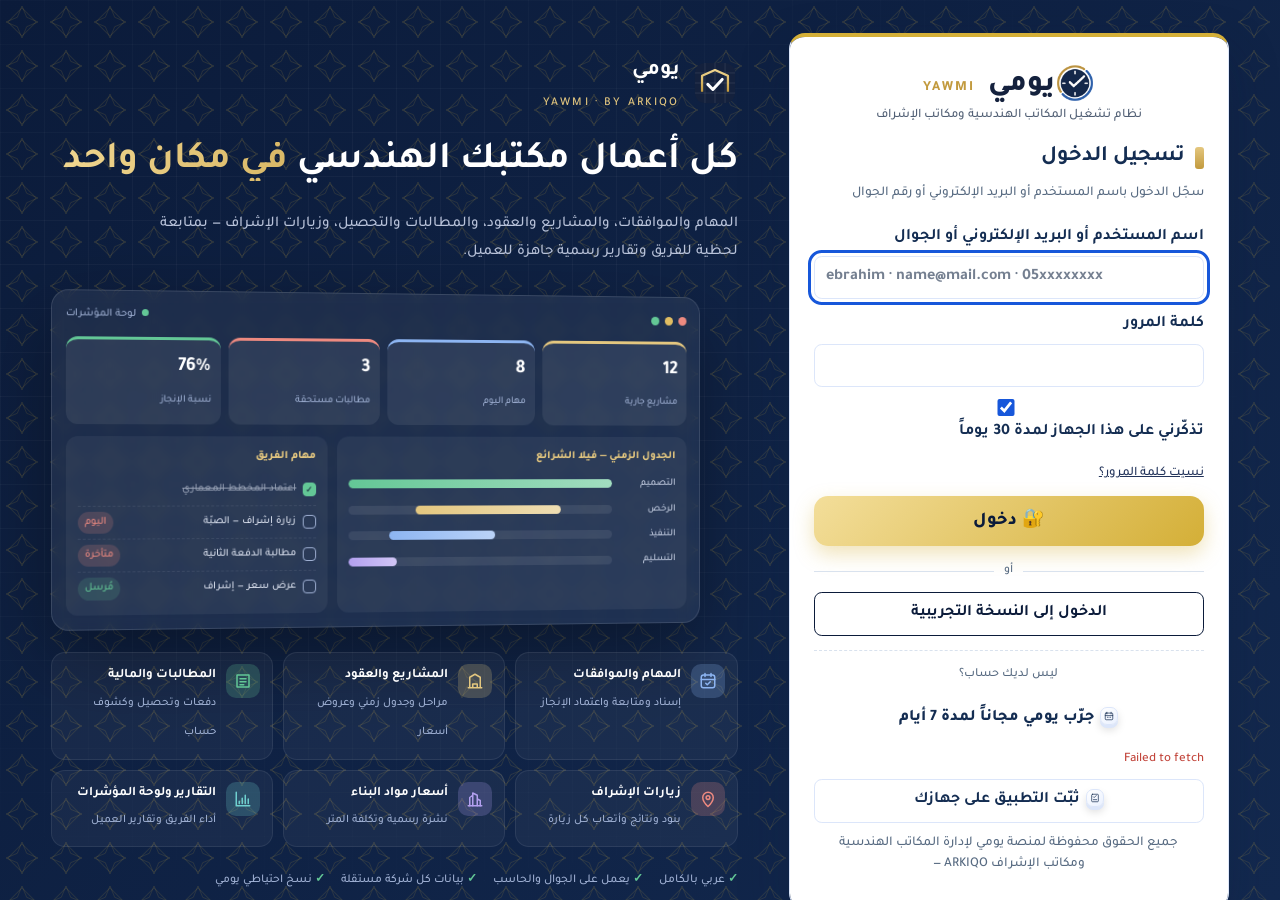
<file: index.html>
<!DOCTYPE html>
<html lang="ar" dir="rtl">
<head>
<script src="assets/boot.js?v=v285-e84e930283"></script>
<meta charset="utf-8">
<style>#y198Splash{display:none}html.y198-boot .app{visibility:hidden}html.y198-boot #y198Splash{display:flex;position:fixed;inset:0;z-index:99999;flex-direction:column;align-items:center;justify-content:center;gap:14px;background:var(--y198-bg,#0B1B3A);color:var(--y198-fg,#fff);font-family:"IBM Plex Sans Arabic",Tajawal,system-ui,sans-serif}html.y198-boot:has(#auth:not([hidden])) #y198Splash{display:none}#y198Splash svg{width:64px;height:64px}#y198Splash b{font-size:22px;font-weight:800;letter-spacing:.5px}#y198Splash i{width:120px;height:3px;border-radius:3px;background:rgba(212,175,55,.25);overflow:hidden;position:relative}#y198Splash i:after{content:"";position:absolute;inset:0;width:40%;background:#D4AF37;border-radius:3px;animation:y198bar 1s ease-in-out infinite}@keyframes y198bar{0%{transform:translateX(160%)}100%{transform:translateX(-260%)}}@media (prefers-reduced-motion:reduce){#y198Splash i:after{animation:none}}</style>
<link rel="preconnect" href="https://script.google.com" crossorigin><link rel="dns-prefetch" href="https://script.googleusercontent.com">
<meta http-equiv="Content-Security-Policy" content="default-src 'self'; script-src 'self' https://cdnjs.cloudflare.com https://static.cloudflareinsights.com; style-src 'self' 'unsafe-inline' https://cdnjs.cloudflare.com https://fonts.googleapis.com; font-src 'self' https://fonts.gstatic.com data:; img-src 'self' data: blob: https:; connect-src 'self' https://cloudflareinsights.com https://api.open-meteo.com https://script.google.com https://script.googleusercontent.com https://cdnjs.cloudflare.com; worker-src 'self' blob:; manifest-src 'self'; object-src 'none'; base-uri 'self'; form-action 'self'">
<meta name="viewport" content="width=device-width, initial-scale=1, viewport-fit=cover">
<meta name="apple-mobile-web-app-capable" content="yes">
<meta name="theme-color" content="#0A1B33">
<link rel="icon" type="image/png" href="favicon-64.png?v=5">
<link rel="apple-touch-icon" href="apple-touch-icon.png?v=5">
<link rel="manifest" href="manifest.json">
<meta name="mobile-web-app-capable" content="yes">
<meta name="apple-mobile-web-app-status-bar-style" content="default">
<title>يومي Yawmi | برنامج إدارة المكاتب الهندسية ومكاتب الإشراف</title>
<meta name="description" content="يومي (Yawmi) برنامج سحابي عربي لإدارة المكاتب الهندسية ومكاتب الإشراف في السعودية: المهام والموافقات، المشاريع والعقود، عروض الأسعار، المطالبات والتحصيل، وزيارات الإشراف وتقارير جاهزة للعميل — في مكان واحد. جرّبه مجاناً 7 أيام.">
<meta name="robots" content="index,follow,max-image-preview:large">
<meta name="keywords" content="يومي, Yawmi, برنامج مكاتب هندسية, إدارة مكتب هندسي, برنامج إشراف هندسي, إدارة مشاريع هندسية, عروض أسعار هندسية, مطالبات وتحصيل, ARKIQO">
<link rel="canonical" href="https://yawmi.arkiqo.com/">
<meta name="application-name" content="يومي Yawmi">
<meta property="og:type" content="website">
<meta property="og:site_name" content="يومي Yawmi">
<meta property="og:locale" content="ar_SA">
<meta property="og:url" content="https://yawmi.arkiqo.com/">
<meta property="og:title" content="يومي Yawmi — نظام تشغيل المكاتب الهندسية ومكاتب الإشراف">
<meta property="og:description" content="المهام والمشاريع وعروض الأسعار والمطالبات وزيارات الإشراف في مكان واحد، بتقارير رسمية جاهزة للعميل.">
<meta property="og:image" content="https://yawmi.arkiqo.com/og-image.jpg">
<meta property="og:image:width" content="1200"><meta property="og:image:height" content="630">
<meta name="twitter:card" content="summary_large_image">
<meta name="twitter:title" content="يومي Yawmi — نظام تشغيل المكاتب الهندسية">
<meta name="twitter:description" content="المهام والمشاريع وعروض الأسعار والمطالبات وزيارات الإشراف في مكان واحد.">
<meta name="twitter:image" content="https://yawmi.arkiqo.com/og-image.jpg">
<script type="application/ld+json">{"@context":"https://schema.org","@graph":[{"@type":"SoftwareApplication","name":"يومي Yawmi","alternateName":["Yawmi","يومي"],"url":"https://yawmi.arkiqo.com/","applicationCategory":"BusinessApplication","operatingSystem":"Web, Android, iOS","inLanguage":"ar","description":"نظام سحابي لإدارة المكاتب الهندسية ومكاتب الإشراف: المهام، المشاريع، عروض الأسعار، المطالبات والتحصيل، زيارات الإشراف والتقارير.","image":"https://yawmi.arkiqo.com/og-image.jpg","offers":{"@type":"Offer","price":"0","priceCurrency":"SAR","description":"تجربة مجانية 7 أيام"},"publisher":{"@type":"Organization","name":"ARKIQO","url":"https://arkiqo.com"}},{"@type":"WebSite","name":"يومي Yawmi","alternateName":"Yawmi","url":"https://yawmi.arkiqo.com/"}]}</script>
<meta name="apple-mobile-web-app-title" content="يومي">
<link rel="preconnect" href="https://script.google.com">
<link rel="preconnect" href="https://script.googleusercontent.com">


<link rel="preload" href="assets/app.js?v=v285-e84e930283" as="script">
<link rel="preload" href="assets/fonts/font-4.woff2" as="font" type="font/woff2" crossorigin>
<link rel="stylesheet" href="assets/fonts/fonts.css?v=2">
<link rel="stylesheet" href="assets/app.css?v=v158">
<!-- const APP_VER = "v285" -->
<link rel="stylesheet" href="assets/yawmi-ui.css?v=v285-e84e930283">
</head>
<body><noscript><h1>يومي Yawmi — برنامج إدارة المكاتب الهندسية ومكاتب الإشراف</h1><p>المهام والموافقات، المشاريع والعقود، عروض الأسعار، المطالبات والتحصيل، زيارات الإشراف، وتقارير رسمية جاهزة للعميل. فعّل JavaScript لاستخدام البرنامج.</p></noscript>
<svg width="0" height="0" style="position:absolute" aria-hidden="true"><defs><linearGradient id="ylg" x1="0" y1="0" x2="0" y2="1"><stop offset="0" stop-color="#f0d68f"/><stop offset="1" stop-color="#c29a3e"/></linearGradient><linearGradient id="ylb" x1="0" y1="0" x2="1" y2="1"><stop offset="0" stop-color="#22335a"/><stop offset="1" stop-color="#14213d"/></linearGradient></defs><symbol id="yl" viewBox="0 0 64 64"><defs><linearGradient id="ylg" x1="0" y1="0" x2="1" y2="1"><stop offset="0" stop-color="#e4c77f"/><stop offset="1" stop-color="#c29a3e"/></linearGradient></defs><rect x="4" y="4" width="56" height="56" rx="14" fill="#14213d"/><g stroke="#ffffff22" stroke-width="1"><path d="M4 18H60M4 32H60M4 46H60M18 4V60M32 4V60M46 4V60"/></g><path d="M14 44 L14 22 L32 14 L50 22 L50 44" fill="none" stroke="url(#ylg)" stroke-width="3.2" stroke-linejoin="round"/><path d="M22 34 l7 7 l13 -14" fill="none" stroke="#fff" stroke-width="4.2" stroke-linecap="round" stroke-linejoin="round"/><path d="M12 50H52" stroke="url(#ylg)" stroke-width="3" stroke-linecap="round"/></symbol></svg>

<div id="y198Splash" aria-hidden="true"><svg role="img" aria-label="يومي"><use href="#yl"/></svg><b>يومي</b><i></i></div>
<div class="app">
<aside class="side" id="side" aria-label="القائمة الرئيسية">
<div class="sbrand"><svg class="logo" role="img" aria-label="شعار يومي"><use href="#yl"/></svg><div><b>يومي</b><span>YAWMI · BY ARKIQO</span></div><button type="button" class="sclose" id="sideClose" aria-label="إغلاق القائمة">✕</button></div>
<span class="spc" id="spc" hidden><button data-space="w">🏢 العمل</button><button data-space="p">🔒 <span id="spName">أعمالي الخاصة</span></button></span>
<nav class="tabs" role="tablist" aria-label="الصفحات">
<div class="ngrp"><button role="tab" data-tab="home" aria-selected="true"><i><svg viewBox="0 0 24 24"><path d="M3 11l9-7 9 7"/><path d="M5 10v10h14V10"/><path d="M10 20v-6h4v6"/></svg></i><span>الرئيسية</span></button><button role="tab" data-tab="dash" aria-selected="false"><i><svg viewBox="0 0 24 24"><rect x="3" y="3" width="7" height="9" rx="1.5"/><rect x="14" y="3" width="7" height="5" rx="1.5"/><rect x="14" y="12" width="7" height="9" rx="1.5"/><rect x="3" y="16" width="7" height="5" rx="1.5"/></svg></i><span>لوحة المؤشرات</span></button></div>
<div class="ngrp"><div class="ngl">المهام</div><button role="tab" data-tab="day" aria-selected="false"><i><svg viewBox="0 0 24 24"><rect x="3" y="4" width="18" height="17" rx="3"/><path d="M8 2v4M16 2v4M3 10h18"/><path d="M9 15l2 2 4-4"/></svg></i><span>صفحة اليوم</span></button><button role="tab" data-tab="all" aria-selected="false"><i><svg viewBox="0 0 24 24"><rect x="4" y="3" width="16" height="18" rx="2"/><path d="M8 8h8M8 12h8M8 16h5"/></svg></i><span>كشف المهام</span></button><button role="tab" data-tab="todo" aria-selected="false" id="tabTodo"><i><svg viewBox="0 0 24 24"><rect x="3" y="3" width="18" height="18" rx="4"/><path d="M8 12.5l2.5 2.5 5.5-6"/></svg></i><span>Microsoft To Do</span><span class="c" id="cTd">0</span></button><button role="tab" data-tab="approvals" aria-selected="false" id="tabAp"><i><svg viewBox="0 0 24 24"><path d="M9 11l3 3 8-8"/><path d="M20 12v6a2 2 0 0 1-2 2H6a2 2 0 0 1-2-2V6a2 2 0 0 1 2-2h9"/></svg></i><span>الموافقات</span><span class="c" id="cAp">0</span></button><button role="tab" data-tab="backlog" aria-selected="false"><i><svg viewBox="0 0 24 24"><path d="M22 12h-6l-2 3h-4l-2-3H2"/><path d="M5.45 5.11 2 12v6a2 2 0 0 0 2 2h16a2 2 0 0 0 2-2v-6l-3.45-6.89A2 2 0 0 0 16.76 4H7.24a2 2 0 0 0-1.79 1.11z"/></svg></i><span>المهام العامة</span><span class="c" id="cBk">0</span></button><button role="tab" data-tab="upcoming" aria-selected="false"><i><svg viewBox="0 0 24 24"><circle cx="12" cy="12" r="9"/><path d="M12 7v5l3 2"/></svg></i><span>القادمة</span><span class="c" id="cUp">0</span></button><button role="tab" data-tab="report" aria-selected="false"><i><svg viewBox="0 0 24 24"><path d="M3 3v18h18"/><path d="M7 15v3M11 11v7M15 7v11M19 12v6"/></svg></i><span>ملخص الأسبوع</span></button><button role="tab" data-tab="done" aria-selected="false"><i><svg viewBox="0 0 24 24"><circle cx="12" cy="12" r="9"/><path d="M8 12.5l2.5 2.5 5.5-5.5"/></svg></i><span>المهام المنجزة</span></button><button role="tab" data-tab="notes" aria-selected="false" id="tabNotes" hidden><i><svg viewBox="0 0 24 24"><path d="M14 3H6a2 2 0 0 0-2 2v14a2 2 0 0 0 2 2h12a2 2 0 0 0 2-2V9z"/><path d="M14 3v6h6M8 13l3 3 5-6"/></svg></i><span>دفتري (Notability)</span></button></div>
<div class="ngrp"><div class="ngl">الأعمال</div><button role="tab" data-tab="projects" aria-selected="false" id="tabProj" hidden><i><svg viewBox="0 0 24 24"><path d="M3 21h18"/><path d="M5 21V7l7-4 7 4v14"/><path d="M9 21v-5h6v5M9 9h.01M15 9h.01M9 12.5h.01M15 12.5h.01"/></svg></i><span>المشاريع</span></button><button role="tab" data-tab="clients" aria-selected="false" id="tabCli" hidden><i><svg viewBox="0 0 24 24"><rect x="3" y="7" width="18" height="14" rx="2"/><path d="M8 7V5a2 2 0 0 1 2-2h4a2 2 0 0 1 2 2v2"/><path d="M3 13h18"/></svg></i><span>العملاء</span></button><button role="tab" data-tab="devs" aria-selected="false" id="tabDevs" hidden><i><svg viewBox="0 0 24 24"><path d="M3 21h18M6 21V10l6-4 6 4v11"/><path d="M10 21v-4h4v4M9 13h.01M15 13h.01M12 3v3"/></svg></i><span>المطورون العقاريون</span></button><button role="tab" data-tab="brk" aria-selected="false" id="tabBrk" hidden><i><svg viewBox="0 0 24 24"><path d="M8 11l3 3 5-5"/><path d="M2 12l4-4 4 2 4-3 4 3 4-2"/><path d="M6 8v8l6 4 6-4V8"/></svg></i><span>الوساطة والعمولات</span><span class="c" hidden></span></button><button role="tab" data-tab="ach" aria-selected="false" id="tabAch" hidden><i><svg viewBox="0 0 24 24"><path d="M8 21h8M12 17v4M7 4h10v5a5 5 0 0 1-10 0z"/><path d="M17 5h3v2a3 3 0 0 1-3 3M7 5H4v2a3 3 0 0 0 3 3"/></svg></i><span>إنجازاتي</span></button></div>
<div class="ngrp"><div class="ngl">الأدوات</div><button role="tab" data-tab="mat" aria-selected="false"><i><svg viewBox="0 0 24 24"><path d="M3 21h18"/><path d="M5 21V10l4-3v14"/><path d="M9 21V4l6 3v14"/><path d="M15 21v-9l4 2v7"/></svg></i><span>أسعار مواد البناء</span></button><button role="tab" data-tab="ai" aria-selected="false" id="tabAi" hidden><i><svg viewBox="0 0 24 24"><path d="M12 3l1.9 5.1L19 10l-5.1 1.9L12 17l-1.9-5.1L5 10l5.1-1.9z"/><path d="M19 15l.8 2.2L22 18l-2.2.8L19 21l-.8-2.2L16 18l2.2-.8z"/></svg></i><span>مساعد الذكاء الاصطناعي</span><span class="c new">جديد</span></button><button role="tab" data-tab="plan" aria-selected="false"><i><svg viewBox="0 0 24 24"><path d="M9 18h6M10 21h4"/><path d="M12 3a6 6 0 0 0-4 10.5c.8.8 1 1.5 1 2.5h6c0-1 .2-1.7 1-2.5A6 6 0 0 0 12 3z"/></svg></i><span>خطة التطوير</span></button><button role="tab" data-tab="guide" aria-selected="false"><i><svg viewBox="0 0 24 24"><path d="M4 5a2 2 0 0 1 2-2h13v16H6a2 2 0 0 0-2 2z"/><path d="M4 19V5M8 7h7M8 11h7"/></svg></i><span>دليل الاستخدام</span></button></div>
<div class="ngrp"><div class="ngl">الإدارة</div><button role="tab" data-tab="team" aria-selected="false" id="tabTeam" hidden><i><svg viewBox="0 0 24 24"><circle cx="9" cy="8" r="3.5"/><path d="M2.5 20a6.5 6.5 0 0 1 13 0"/><path d="M16 4.5a3.5 3.5 0 0 1 0 7M18 14a6 6 0 0 1 3.5 6"/></svg></i><span>لوحة الفريق</span></button><button role="tab" data-tab="users" aria-selected="false" id="tabUsers" hidden><i><svg viewBox="0 0 24 24"><path d="M12 3l8 3v6c0 4.5-3.4 8.3-8 9-4.6-.7-8-4.5-8-9V6z"/><path d="M9 12l2 2 4-4"/></svg></i><span>المستخدمين والصلاحيات</span></button><button role="tab" data-tab="trash" aria-selected="false" id="tabTrash" hidden><i><svg viewBox="0 0 24 24"><path d="M3 6h18M8 6V4h8v2M6 6l1 14h10l1-14"/><path d="M10 11v6M14 11v6"/></svg></i><span>سلة المحذوفات</span></button><button role="tab" data-tab="audit" aria-selected="false" id="tabAudit" hidden><i><svg viewBox="0 0 24 24"><path d="M14 3H6a2 2 0 0 0-2 2v14a2 2 0 0 0 2 2h12a2 2 0 0 0 2-2V9z"/><path d="M14 3v6h6M8 13h8M8 17h5"/></svg></i><span>سجل النشاط</span></button><button role="tab" data-tab="tenants" aria-selected="false" id="tabTen" hidden><i><svg viewBox="0 0 24 24"><path d="M3 21V8l6-4 6 4v13"/><path d="M15 21V11h6v10M7 10h4M7 14h4M7 18h4"/></svg></i><span>المشتركون</span></button><button role="tab" data-tab="health" aria-selected="false" id="tabHealth" hidden><i><svg viewBox="0 0 24 24"><path d="M3 12h4l2-5 4 10 2-5h6"/></svg></i><span>صحة النظام</span></button><button role="tab" data-tab="appearance" aria-selected="false"><i><svg viewBox="0 0 24 24"><circle cx="12" cy="12" r="9"/><path d="M12 3a9 9 0 0 0 0 18c1.7 0 2-1.3 1.2-2.3-.8-1-.3-2.7 1.3-2.7H17a4 4 0 0 0 4-4c0-5-4-9-9-9z"/><circle cx="7.5" cy="11" r="1"/><circle cx="10" cy="7" r="1"/><circle cx="15" cy="7.5" r="1"/></svg></i><span>مظهر البرنامج</span></button></div>
</nav>
<div class="sfoot"><span class="role" id="roleChip"></span><div class="sbtns"><button class="hbtn" id="installBtn">📲 ثبّت التطبيق</button><button class="hbtn" id="skinBtn">🎨 المظهر</button><button class="hbtn" id="pwBtn" hidden>⚙️ حسابي</button><button class="hbtn" id="logoutBtn" hidden>خروج</button></div><div class="sver">Yawmi · يومي — نظام تشغيل المكاتب الهندسية ومكاتب الإشراف · <b id="sverN">v50</b></div></div>
</aside>
<div class="sback" id="sideBack"></div>
<div class="main">
<header class="hero"><div class="hero-in">
<div class="htl"><button type="button" class="menub" id="menuBtn" aria-label="فتح القائمة"><svg viewBox="0 0 24 24"><path d="M4 6h16M4 12h16M4 18h16"/></svg></button><button type="button" class="backb" id="backBtn" hidden title="رجوع للصفحة السابقة" aria-label="رجوع"><svg viewBox="0 0 24 24"><path d="M9 6l6 6-6 6"/></svg><span>رجوع</span></button><div><h1 id="pgTitle">صفحة اليوم</h1><button type="button" class="helpq" id="helpBtn" title="شرح هذه الصفحة">؟</button><div class="date" id="todayLbl"></div></div></div>
<div class="htr"><button type="button" class="thb" id="thBtn" title="الوضع الليلي">🌙</button><button type="button" class="cmdb" id="cmdBtn" title="انتقال سريع لأي صفحة أو مشروع أو عميل (Ctrl+K)">⚡ انتقال سريع <kbd>Ctrl K</kbd></button><label class="gsearch" id="gqWrap"><svg viewBox="0 0 24 24" aria-hidden="true"><circle cx="11" cy="11" r="7"/><path d="M20 20l-3.5-3.5"/></svg><input id="gq" type="search" placeholder="ابحث في المهام والمشاريع والعملاء…" autocomplete="off" aria-label="بحث"><kbd>/</kbd></label><select id="viewSel" hidden aria-label="عرض مهام"></select><div class="ringwrap"><div class="ringlbl"><b id="ringTxt">إنجاز اليوم</b><span id="ringSub">لا توجد مهام بعد</span></div><div class="ring" id="ring"><div id="ringPct">0%</div></div></div></div>
</div></header>
<div class="wrap">
<span class="ro" id="roBadge" hidden></span>
<button type="button" class="fab" id="fabAdd" title="مهمة جديدة (اختصار N)" aria-label="مهمة جديدة"><svg viewBox="0 0 24 24"><path d="M12 5v14M5 12h14"/></svg><span>مهمة</span></button>
<button type="button" class="totop" id="toTop" hidden title="لأعلى الصفحة" aria-label="لأعلى الصفحة"><svg viewBox="0 0 24 24"><path d="M6 15l6-6 6 6"/></svg></button>
<section class="stats" aria-label="ملخص">
<div class="stat" data-go="day" role="button" tabindex="0" title="افتح مهام اليوم"><span class="ic"><svg viewBox="0 0 24 24" fill="none" stroke="currentColor" stroke-width="2" stroke-linecap="round" stroke-linejoin="round"><rect x="3" y="4" width="18" height="17" rx="3"/><path d="M8 2v4M16 2v4M3 10h18"/></svg></span><span class="tx"><span class="n" id="sToday">0</span><span class="l">مفتوحة اليوم</span></span></div>
<div class="stat late" data-go="day" role="button" tabindex="0" title="افتح المهام المرحّلة"><span class="ic"><svg viewBox="0 0 24 24" fill="none" stroke="currentColor" stroke-width="2" stroke-linecap="round" stroke-linejoin="round"><path d="M3 12a9 9 0 1 0 3-6.7"/><path d="M3 4v5h5"/><path d="M12 8v4l3 2"/></svg></span><span class="tx"><span class="n" id="sLate">0</span><span class="l">مرحّلة من أيام سابقة</span></span></div>
<div class="stat wait" data-go="day" role="button" tabindex="0"><span class="ic"><svg viewBox="0 0 24 24" fill="none" stroke="currentColor" stroke-width="2" stroke-linecap="round" stroke-linejoin="round"><path d="M21 15a2 2 0 0 1-2 2H7l-4 4V5a2 2 0 0 1 2-2h14a2 2 0 0 1 2 2z"/></svg></span><span class="tx"><span class="n" id="sWait">0</span><span class="l">بانتظار رد</span></span></div>
<div class="stat done" data-go="done" role="button" tabindex="0" title="افتح قائمة المهام المنجزة"><span class="ic"><svg viewBox="0 0 24 24" fill="none" stroke="currentColor" stroke-width="2.2" stroke-linecap="round" stroke-linejoin="round"><path d="M20 6 9 17l-5-5"/></svg></span><span class="tx"><span class="n" id="sDone">0</span><span class="l">أُنجزت هذا الأسبوع</span><span class="bar"><i id="sBar" style="width:0"></i></span></span></div>
</section>
<div class="banner" id="banner" hidden></div>
<div class="spcban" id="spcBanner" hidden></div>
<div id="dayWrap">
<div class="daynav">
<button class="nb" id="prevDay" aria-label="اليوم السابق">‹ السابق</button>
<div class="dl"><b id="dayName"></b><span id="dayHijri"></span><button type="button" class="nbday" id="nbDayBtn" hidden>📝 نوتة اليوم</button><button type="button" class="nbday" id="splitBtn" hidden>⧉ اليوم + دفتري</button><button type="button" class="nbday pvday" id="pvBtn" hidden></button></div>
<button class="nb" id="nextDay" aria-label="اليوم التالي">التالي ›</button>
<button class="nb" id="goToday">اليوم</button>
<input type="date" id="pickDay" aria-label="اذهب لتاريخ">
<button class="nb" id="dayPdf" title="تقرير اليوم PDF">📄 تقرير PDF</button><button class="nb" id="dayXls" title="تقرير اليوم Excel">📊 Excel</button>
</div>
<div class="pages" role="tablist" hidden>
<button role="tab" data-page="1" aria-selected="true">الصفحة 1 · أهم الأمور<span class="c" id="c1">0</span></button>
<button role="tab" data-page="2" aria-selected="false">الصفحة 2 · جدول المهام<span class="c" id="c2">0</span></button>
</div>
</div>
<main id="view"></main>
<footer class="yawmi-copyright">جميع الحقوق محفوظة لمنصة يومي لإدارة المكاتب الهندسية ومكاتب الإشراف <span dir="ltr">— ARKIQO</span></footer>
</div>
</div></div>
<nav class="bnav" id="bnav" aria-label="تنقل سريع"><button type="button" data-bt="home"><i><svg viewBox="0 0 24 24"><path d="M3 11l9-7 9 7"/><path d="M5 10v10h14V10"/><path d="M10 20v-6h4v6"/></svg></i><span>الرئيسية</span></button><button type="button" data-bt="day"><i><svg viewBox="0 0 24 24"><rect x="3" y="4" width="18" height="17" rx="3"/><path d="M8 2v4M16 2v4M3 10h18"/><path d="M9 15l2 2 4-4"/></svg></i><span>اليوم</span></button><button type="button" data-bt="projects"><i><svg viewBox="0 0 24 24"><path d="M3 21h18"/><path d="M5 21V7l7-4 7 4v14"/><path d="M9 21v-5h6v5M9 9h.01M15 9h.01M9 12.5h.01M15 12.5h.01"/></svg></i><span>المشاريع</span></button><button type="button" data-bt="clients"><i><svg viewBox="0 0 24 24"><rect x="3" y="7" width="18" height="14" rx="2"/><path d="M8 7V5a2 2 0 0 1 2-2h4a2 2 0 0 1 2 2v2"/><path d="M3 13h18"/></svg></i><span>العملاء</span></button><button type="button" data-more><i><svg viewBox="0 0 24 24"><path d="M4 6h16M4 12h16M4 18h16"/></svg></i><span>المزيد</span></button></nav>
<datalist id="projList"></datalist><datalist id="cliList"></datalist><datalist id="usrList"></datalist>
<div class="toast" id="toast" hidden></div>
<div class="updbar" id="actBar" hidden><span id="actMsg"></span><a id="actLink" class="wabtn" target="_blank" rel="noopener"></a><button type="button" class="x" data-yclose="1" aria-label="إغلاق">✕</button></div>
<div class="updbar" id="updBar" hidden>✨ تتوفر نسخة جديدة من يومي <button type="button" id="updBtn">تحديث</button></div>
<div class="ihelp cbox" id="aiBox" hidden><div class="card" id="aiCard"></div></div>
<div class="ihelp cbox" id="cliBox" hidden><form class="card" id="cliForm"></form></div>
<div class="ihelp cbox" id="ddBox" hidden><div class="card" id="ddCard"></div></div>
<div class="ihelp" id="payBox" hidden><form class="card" id="payForm"></form></div>
<div class="ihelp" id="iHelp" hidden><div class="card"><h3>📲 ثبّت يومي على جهازك</h3>
<div class="os">آيفون / آيباد (Safari):</div><ol><li>افتح الرابط في <b>Safari</b></li><li>اضغط زر المشاركة <b>⬆︎</b> تحت</li><li>اختر <b>«إضافة إلى الشاشة الرئيسية»</b> ثم <b>إضافة</b></li></ol>
<div class="os">أندرويد (Chrome):</div><ol><li>اضغط <b>⋮</b> فوق</li><li>اختر <b>«تثبيت التطبيق»</b> أو «إضافة إلى الشاشة الرئيسية»</li></ol>
<div class="os">الكمبيوتر — Chrome:</div><ol><li>اضغط القائمة <b>⋮</b> فوق</li><li>اختر <b>«إرسال وحفظ ومشاركة»</b> ← <b>«تثبيت الصفحة كتطبيق…»</b> (أو «تثبيت يومي»)</li></ol><div class="os">الكمبيوتر — Edge:</div><ol><li>اضغط <b>⋯</b> ← <b>التطبيقات</b> ← <b>«تثبيت هذا الموقع كتطبيق»</b></li></ol><small class="ihint">💡 إذا لم يظهر خيار التثبيت، فغالباً يومي مثبّت فعلاً على هذا الجهاز — ابحث عنه في قائمة ابدأ أو سطح المكتب. وSafari على الماك: ملف ← «إضافة إلى Dock».</small>
<div class="os">من الكمبيوتر للجوال:</div><div style="display:flex;gap:10px;align-items:center;margin:6px 0 12px"><img id="iHelpQR" alt="رمز QR" width="96" height="96"><small>امسح الرمز بكاميرا الجوال لفتح يومي عليه وتثبيته</small></div>
<div class="row2"><button class="btn ghost" type="button" id="iHelpCopy">🔗 شارك / انسخ رابط التطبيق</button><button class="btn" type="button" id="iHelpClose">حسناً</button></div></div></div>
<div class="auth" id="auth" hidden><form class="auth-card" id="authForm" autocomplete="on"><div class="brand"><svg class="logo" aria-hidden="true"><use href="#yl"/></svg>يومي <span>Yawmi</span><small>نظام تشغيل المكاتب الهندسية ومكاتب الإشراف</small></div><h2><i></i><span id="authTitle">تسجيل الدخول</span></h2><p id="authSub">سجّل الدخول باسم المستخدم وكلمة المرور</p><div id="authFields"></div><button class="btn" id="authBtn">دخول</button><div class="auth-err" id="authErr"></div><button type="button" class="btn ghost" id="demoBtn" style="margin-top:10px;width:100%">جرّب نسخة العرض (بدون حساب)</button><button type="button" class="btn ghost" id="authInstall" style="margin-top:8px;width:100%">📲 ثبّت التطبيق على جهازك</button><p class="yawmi-copyright yawmi-login-copyright">جميع الحقوق محفوظة لمنصة يومي لإدارة المكاتب الهندسية ومكاتب الإشراف <span dir="ltr">— ARKIQO</span></p></form><aside class="ashow" aria-label="عن يومي"><div class="ash-brand"><svg aria-hidden="true"><use href="#yl"/></svg><div><b>يومي</b><span>YAWMI · BY ARKIQO</span></div></div><h1 class="ash-h">كل أعمال مكتبك الهندسي <em>في مكان واحد</em></h1><p class="ash-p">المهام والموافقات، والمشاريع والعقود، والمطالبات والتحصيل، وزيارات الإشراف — بمتابعة لحظية للفريق وتقارير رسمية جاهزة للعميل.</p><div class="ash-mock" aria-hidden="true"><div class="am-top"><i></i><i></i><i></i><span>لوحة المؤشرات</span></div><div class="am-k"><div style="--c:#e4c77f"><b>12</b><small>مشاريع جارية</small></div><div style="--c:#8db5f2"><b>8</b><small>مهام اليوم</small></div><div style="--c:#ee8a80"><b>3</b><small>مطالبات مستحقة</small></div><div style="--c:#63c796"><b>76%</b><small>نسبة الإنجاز</small></div></div><div class="am-g"><div class="am-tl"><h5>الجدول الزمني — فيلا الشرائع</h5><div class="am-r"><span>التصميم</span><div><i style="--c:#63c796;inset-inline-start:0;width:100%"></i></div></div><div class="am-r"><span>الرخص</span><div><i style="--c:#e4c77f;inset-inline-start:20%;width:55%"></i></div></div><div class="am-r"><span>التنفيذ</span><div><i style="--c:#8db5f2;inset-inline-start:45%;width:40%"></i></div></div><div class="am-r"><span>التسليم</span><div><i style="--c:#b3a0ef;inset-inline-start:82%;width:18%"></i></div></div></div><div class="am-ts"><h5>مهام الفريق</h5><div class="am-t d"><i></i><span>اعتماد المخطط المعماري</span></div><div class="am-t"><i></i><span>زيارة إشراف — الصبّة</span><em>اليوم</em></div><div class="am-t"><i></i><span>مطالبة الدفعة الثانية</span><em>متأخرة</em></div><div class="am-t"><i></i><span>عرض سعر — إشراف</span><em class="g">مُرسل</em></div></div></div></div><div class="ash-f"><div style="--c:#8db5f2"><i><svg viewBox="0 0 24 24"><rect x="3" y="4" width="18" height="17" rx="3"/><path d="M8 2v4M16 2v4M3 10h18M9 15l2 2 4-4"/></svg></i><span><b>المهام والموافقات</b><small>إسناد ومتابعة واعتماد الإنجاز</small></span></div><div style="--c:#e4c77f"><i><svg viewBox="0 0 24 24"><path d="M3 21h18M5 21V7l7-4 7 4v14M9 21v-5h6v5"/></svg></i><span><b>المشاريع والعقود</b><small>مراحل وجدول زمني وعروض أسعار</small></span></div><div style="--c:#63c796"><i><svg viewBox="0 0 24 24"><path d="M4 4h16v16H4z"/><path d="M8 9h8M8 13h8M8 17h5"/></svg></i><span><b>المطالبات والمالية</b><small>دفعات وتحصيل وكشوف حساب</small></span></div><div style="--c:#ee8a80"><i><svg viewBox="0 0 24 24"><path d="M12 22s7-6.5 7-12a7 7 0 0 0-14 0c0 5.5 7 12 7 12z"/><circle cx="12" cy="10" r="2.5"/></svg></i><span><b>زيارات الإشراف</b><small>بنود ونتائج وأتعاب كل زيارة</small></span></div><div style="--c:#b3a0ef"><i><svg viewBox="0 0 24 24"><path d="M3 21h18"/><path d="M5 21V10l4-3v14M9 21V4l6 3v14M15 21v-9l4 2v7"/></svg></i><span><b>أسعار مواد البناء</b><small>نشرة رسمية وتكلفة المتر</small></span></div><div style="--c:#6fd0cf"><i><svg viewBox="0 0 24 24"><path d="M3 3v18h18"/><path d="M7 15v3M11 11v7M15 7v11M19 12v6"/></svg></i><span><b>التقارير ولوحة المؤشرات</b><small>أداء الفريق وتقارير العميل</small></span></div></div><div class="ash-t"><span>عربي بالكامل</span><span>يعمل على الجوال والحاسب</span><span>بيانات كل شركة مستقلة</span><span>نسخ احتياطي يومي</span></div></aside></div>
<script src="assets/app.js?v=v285-e84e930283"></script>
<a href="/about.html" id="ywAboutLink" class="yw-about-link">تعرّف على «يومي» ومزاياه</a>
</body>
</html>
</file>
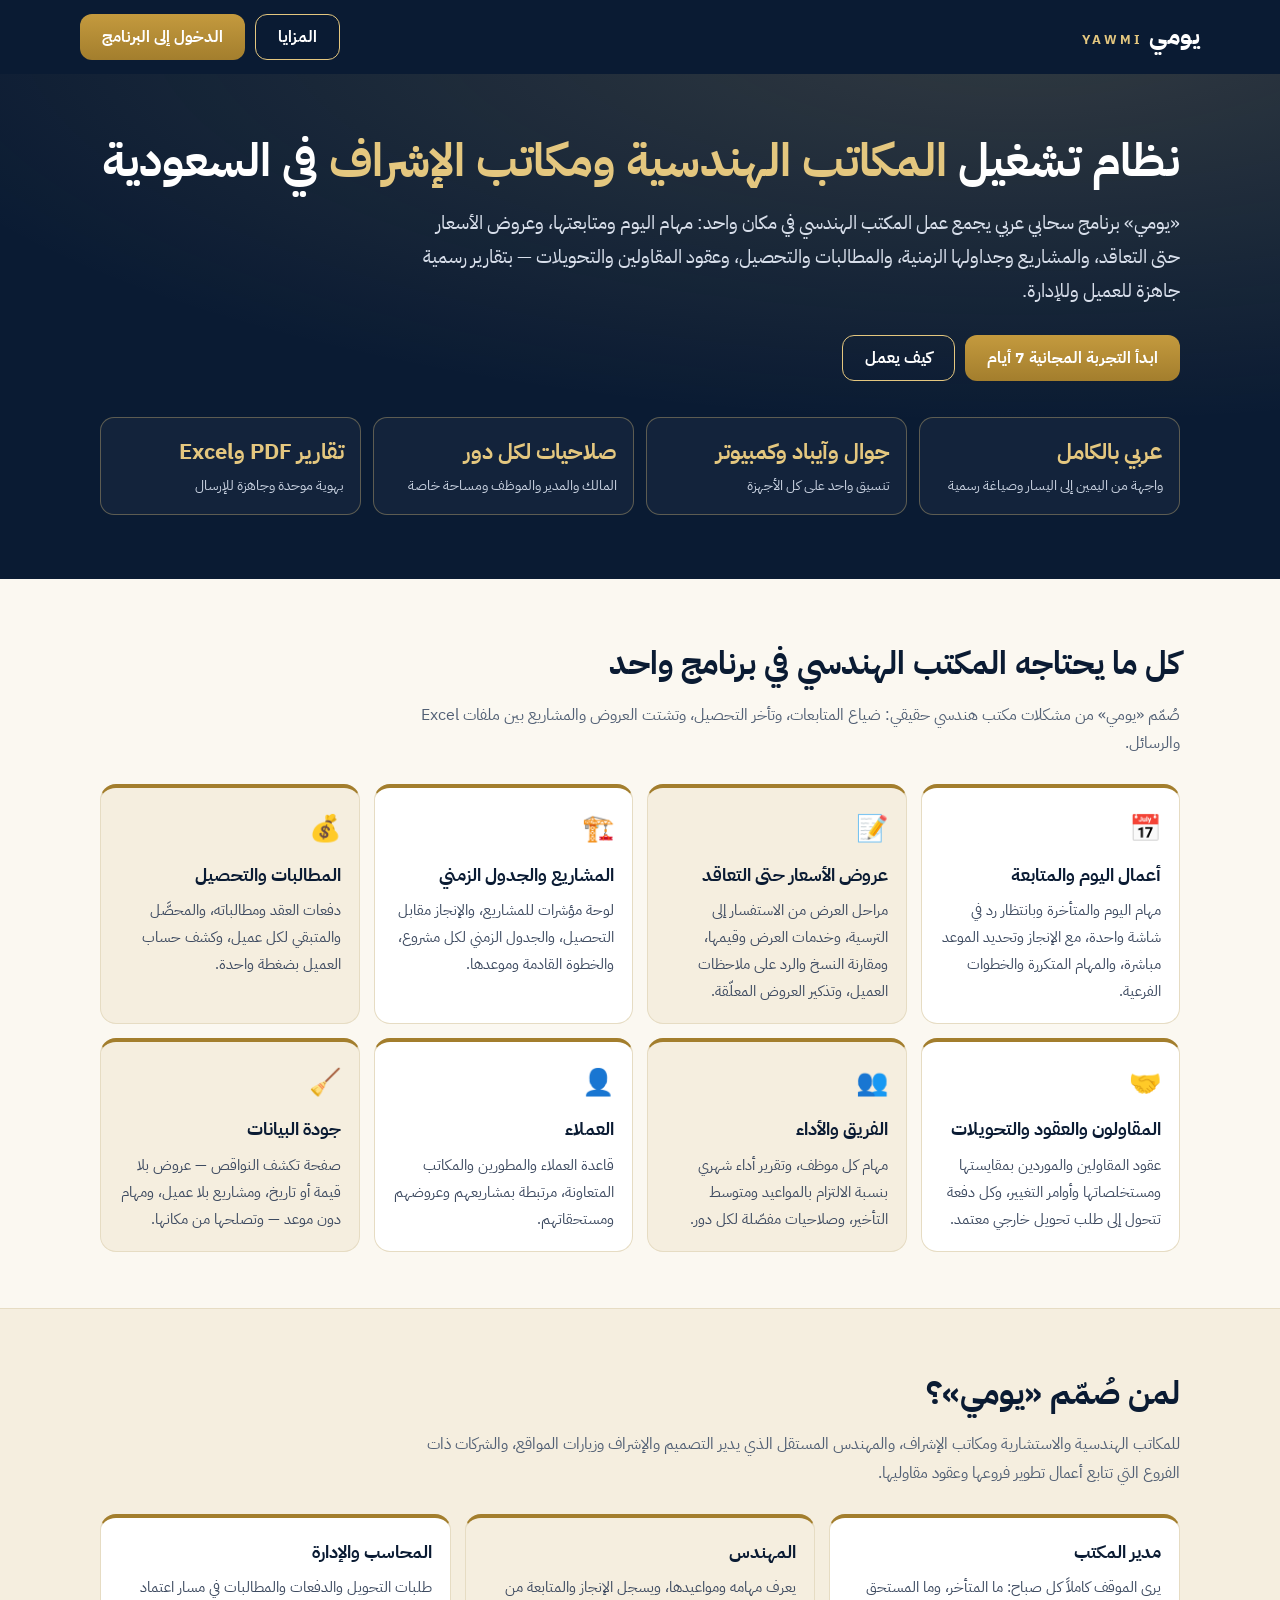
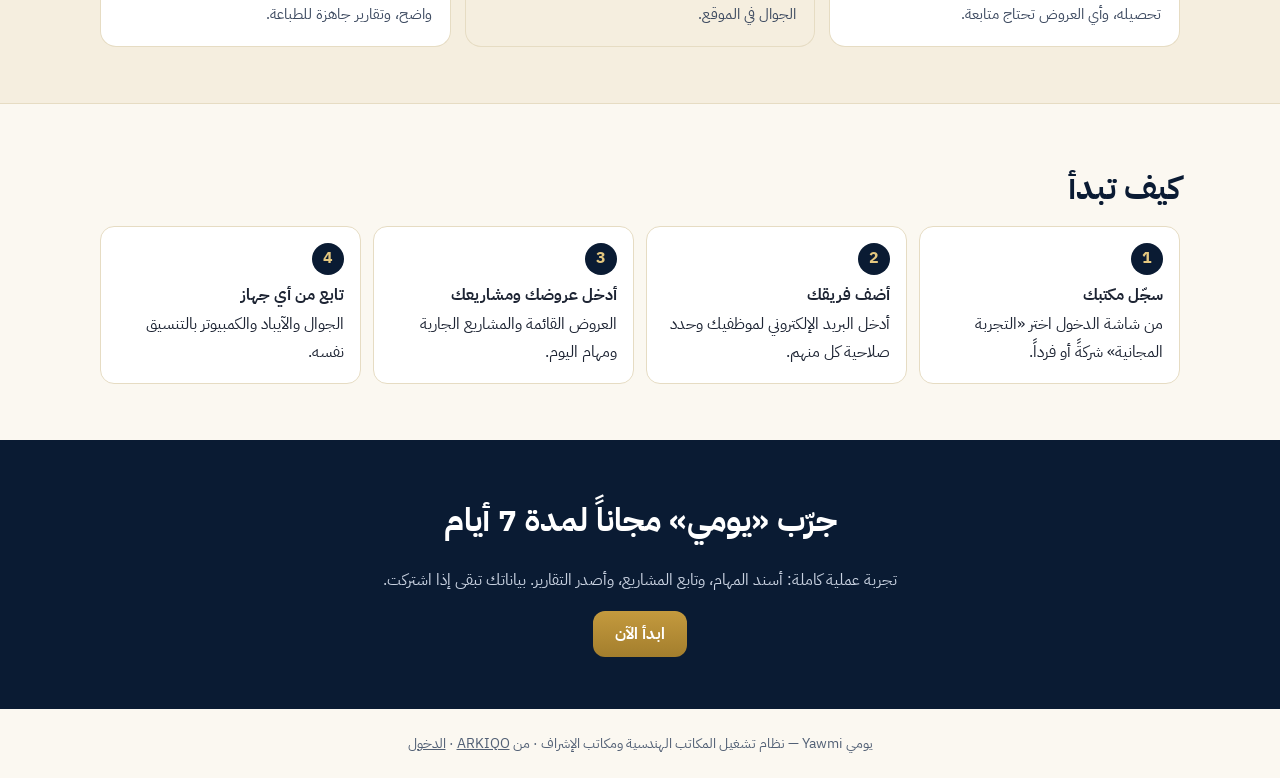
<file: about.html>
<!DOCTYPE html>
<html lang="ar" dir="rtl">
<head>
<meta charset="utf-8">
<meta name="viewport" content="width=device-width,initial-scale=1">
<title>يومي Yawmi — نظام تشغيل المكاتب الهندسية ومكاتب الإشراف في السعودية</title>
<meta name="description" content="يومي برنامج سحابي عربي لإدارة المكاتب الهندسية ومكاتب الإشراف في المملكة العربية السعودية: المهام والمتابعة اليومية، وعروض الأسعار، والمشاريع والعقود، والمطالبات والتحصيل، وعقود المقاولين والتحويلات، وتقارير رسمية جاهزة للعميل. جرّبه مجاناً 7 أيام.">
<link rel="canonical" href="https://yawmi.arkiqo.com/about.html">
<meta property="og:type" content="website"><meta property="og:locale" content="ar_SA"><meta property="og:site_name" content="يومي Yawmi">
<meta property="og:title" content="يومي Yawmi — نظام تشغيل المكاتب الهندسية ومكاتب الإشراف">
<meta property="og:description" content="المهام والمشاريع وعروض الأسعار والمطالبات وزيارات الإشراف في مكان واحد، بتقارير رسمية جاهزة للعميل.">
<meta property="og:url" content="https://yawmi.arkiqo.com/about.html"><meta property="og:image" content="https://yawmi.arkiqo.com/og-image.jpg">
<link rel="icon" href="/favicon-64.png">
<link rel="preconnect" href="https://fonts.googleapis.com"><link rel="preconnect" href="https://fonts.gstatic.com" crossorigin>
<link href="https://fonts.googleapis.com/css2?family=IBM+Plex+Sans+Arabic:wght@400;600;700&display=swap" rel="stylesheet">
<script type="application/ld+json">{"@context":"https://schema.org","@type":"SoftwareApplication","name":"يومي Yawmi","applicationCategory":"BusinessApplication","operatingSystem":"Web, iOS, Android, Windows","inLanguage":"ar","url":"https://yawmi.arkiqo.com/","description":"نظام تشغيل المكاتب الهندسية ومكاتب الإشراف في السعودية: المهام، عروض الأسعار، المشاريع، المطالبات والتحصيل، عقود المقاولين، والتقارير.","offers":{"@type":"Offer","price":"0","priceCurrency":"SAR","description":"تجربة مجانية 7 أيام"},"publisher":{"@type":"Organization","name":"ARKIQO","url":"https://arkiqo.com"}}</script>
<style>
:root{--navy:#0A1B33;--gold:#A37E2D;--gold2:#E4C77F;--sand:#F5EEDF;--ink:#1d2433;--mut:#526075;--line:#E6DCC3}
*{box-sizing:border-box}html{scroll-behavior:smooth}
body{margin:0;font-family:"IBM Plex Sans Arabic",system-ui,sans-serif;color:var(--ink);background:#FBF8F1;line-height:1.8}
a{color:inherit}
.wrap{max-width:1120px;margin:0 auto;padding:0 20px}
header.top{background:var(--navy);color:#fff}
.nav{display:flex;align-items:center;justify-content:space-between;gap:12px;padding:14px 0}
.brand{font-weight:700;font-size:24px;letter-spacing:.5px}.brand small{color:var(--gold2);font-size:13px;margin-inline-start:6px;letter-spacing:3px}
.btn{display:inline-flex;align-items:center;justify-content:center;min-height:46px;padding:0 22px;border-radius:12px;font-weight:700;text-decoration:none;font-size:15.5px}
.btn.gold{background:linear-gradient(180deg,#C49A3E,#A37E2D);color:#fff}.btn.line{border:1.5px solid var(--gold2);color:#fff}.btn.navy{background:var(--navy);color:#fff}
.hero{padding:56px 0 64px;background:radial-gradient(1200px 400px at 80% -10%,rgba(228,199,127,.18),transparent),var(--navy);color:#fff}
.hero h1{font-size:clamp(28px,4.6vw,46px);line-height:1.35;margin:0 0 14px}
.hero h1 span{color:var(--gold2)}
.hero p{font-size:clamp(16px,2vw,19px);color:#D7DEEA;max-width:760px;margin:0 0 26px}
.cta{display:flex;flex-wrap:wrap;gap:10px}
.facts{display:grid;grid-template-columns:repeat(auto-fit,minmax(180px,1fr));gap:12px;margin-top:36px}
.facts div{border:1px solid rgba(228,199,127,.35);border-radius:14px;padding:14px 16px;background:rgba(255,255,255,.04)}
.facts b{display:block;color:var(--gold2);font-size:22px}.facts span{color:#C9D2E1;font-size:14px}
section.blk{padding:56px 0}
h2{font-size:clamp(23px,3vw,32px);color:var(--navy);margin:0 0 8px}
.lead{color:var(--mut);margin:0 0 26px;max-width:780px}
.grid{display:grid;grid-template-columns:repeat(auto-fit,minmax(250px,1fr));gap:14px}
.card{background:#fff;border:1px solid var(--line);border-radius:16px;padding:18px;border-top:4px solid var(--gold)}
.card:nth-child(even){background:var(--sand)}
.card h3{margin:0 0 6px;font-size:18px;color:var(--navy)}.card p{margin:0;color:#3d4a60;font-size:15px}
.ic{font-size:26px;display:block;margin-bottom:6px}
.who{background:var(--sand);border-block:1px solid var(--line)}
ol.steps{counter-reset:s;list-style:none;padding:0;margin:0;display:grid;gap:12px;grid-template-columns:repeat(auto-fit,minmax(230px,1fr))}
ol.steps li{counter-increment:s;background:#fff;border:1px solid var(--line);border-radius:14px;padding:16px 16px 16px 16px;position:relative}
ol.steps li::before{content:counter(s);display:grid;place-items:center;width:32px;height:32px;border-radius:50%;background:var(--navy);color:var(--gold2);font-weight:700;margin-bottom:6px}
.final{background:var(--navy);color:#fff;text-align:center;padding:52px 0}
.final h2{color:#fff}.final p{color:#C9D2E1}
footer{padding:22px 0;color:var(--mut);font-size:14px;text-align:center}
@media (max-width:560px){.nav .btn.line{display:none}.hero{padding:36px 0 44px}}
</style>
</head>
<body>
<header class="top"><div class="wrap nav"><div class="brand">يومي<small>YAWMI</small></div><div class="cta"><a class="btn line" href="#features">المزايا</a><a class="btn gold" href="/">الدخول إلى البرنامج</a></div></div></header>
<main>
<section class="hero"><div class="wrap">
<h1>نظام تشغيل <span>المكاتب الهندسية ومكاتب الإشراف</span> في السعودية</h1>
<p>«يومي» برنامج سحابي عربي يجمع عمل المكتب الهندسي في مكان واحد: مهام اليوم ومتابعتها، وعروض الأسعار حتى التعاقد، والمشاريع وجداولها الزمنية، والمطالبات والتحصيل، وعقود المقاولين والتحويلات — بتقارير رسمية جاهزة للعميل وللإدارة.</p>
<div class="cta"><a class="btn gold" href="/">ابدأ التجربة المجانية 7 أيام</a><a class="btn line" href="#how">كيف يعمل</a></div>
<div class="facts"><div><b>عربي بالكامل</b><span>واجهة من اليمين إلى اليسار وصياغة رسمية</span></div><div><b>جوال وآيباد وكمبيوتر</b><span>تنسيق واحد على كل الأجهزة</span></div><div><b>صلاحيات لكل دور</b><span>المالك والمدير والموظف ومساحة خاصة</span></div><div><b>تقارير PDF وExcel</b><span>بهوية موحدة وجاهزة للإرسال</span></div></div>
</div></section>

<section class="blk" id="features"><div class="wrap">
<h2>كل ما يحتاجه المكتب الهندسي في برنامج واحد</h2>
<p class="lead">صُمّم «يومي» من مشكلات مكتب هندسي حقيقي: ضياع المتابعات، وتأخر التحصيل، وتشتت العروض والمشاريع بين ملفات Excel والرسائل.</p>
<div class="grid">
<article class="card"><span class="ic">📅</span><h3>أعمال اليوم والمتابعة</h3><p>مهام اليوم والمتأخرة وبانتظار رد في شاشة واحدة، مع الإنجاز وتحديد الموعد مباشرة، والمهام المتكررة والخطوات الفرعية.</p></article>
<article class="card"><span class="ic">📝</span><h3>عروض الأسعار حتى التعاقد</h3><p>مراحل العرض من الاستفسار إلى الترسية، وخدمات العرض وقيمها، ومقارنة النسخ والرد على ملاحظات العميل، وتذكير العروض المعلّقة.</p></article>
<article class="card"><span class="ic">🏗️</span><h3>المشاريع والجدول الزمني</h3><p>لوحة مؤشرات للمشاريع، والإنجاز مقابل التحصيل، والجدول الزمني لكل مشروع، والخطوة القادمة وموعدها.</p></article>
<article class="card"><span class="ic">💰</span><h3>المطالبات والتحصيل</h3><p>دفعات العقد ومطالباته، والمحصَّل والمتبقي لكل عميل، وكشف حساب العميل بضغطة واحدة.</p></article>
<article class="card"><span class="ic">🤝</span><h3>المقاولون والعقود والتحويلات</h3><p>عقود المقاولين والموردين بمقايستها ومستخلصاتها وأوامر التغيير، وكل دفعة تتحول إلى طلب تحويل خارجي معتمد.</p></article>
<article class="card"><span class="ic">👥</span><h3>الفريق والأداء</h3><p>مهام كل موظف، وتقرير أداء شهري بنسبة الالتزام بالمواعيد ومتوسط التأخير، وصلاحيات مفصّلة لكل دور.</p></article>
<article class="card"><span class="ic">👤</span><h3>العملاء</h3><p>قاعدة العملاء والمطورين والمكاتب المتعاونة، مرتبطة بمشاريعهم وعروضهم ومستحقاتهم.</p></article>
<article class="card"><span class="ic">🧹</span><h3>جودة البيانات</h3><p>صفحة تكشف النواقص — عروض بلا قيمة أو تاريخ، ومشاريع بلا عميل، ومهام دون موعد — وتصلحها من مكانها.</p></article>
</div></div></section>

<section class="blk who"><div class="wrap">
<h2>لمن صُمّم «يومي»؟</h2>
<p class="lead">للمكاتب الهندسية والاستشارية ومكاتب الإشراف، والمهندس المستقل الذي يدير التصميم والإشراف وزيارات المواقع، والشركات ذات الفروع التي تتابع أعمال تطوير فروعها وعقود مقاوليها.</p>
<div class="grid">
<article class="card"><h3>مدير المكتب</h3><p>يرى الموقف كاملاً كل صباح: ما المتأخر، وما المستحق تحصيله، وأي العروض تحتاج متابعة.</p></article>
<article class="card"><h3>المهندس</h3><p>يعرف مهامه ومواعيدها، ويسجل الإنجاز والمتابعة من الجوال في الموقع.</p></article>
<article class="card"><h3>المحاسب والإدارة</h3><p>طلبات التحويل والدفعات والمطالبات في مسار اعتماد واضح، وتقارير جاهزة للطباعة.</p></article>
</div></div></section>

<section class="blk" id="how"><div class="wrap">
<h2>كيف تبدأ</h2>
<ol class="steps">
<li><b>سجّل مكتبك</b><br>من شاشة الدخول اختر «التجربة المجانية» شركةً أو فرداً.</li>
<li><b>أضف فريقك</b><br>أدخل البريد الإلكتروني لموظفيك وحدد صلاحية كل منهم.</li>
<li><b>أدخل عروضك ومشاريعك</b><br>العروض القائمة والمشاريع الجارية ومهام اليوم.</li>
<li><b>تابع من أي جهاز</b><br>الجوال والآيباد والكمبيوتر بالتنسيق نفسه.</li>
</ol></div></section>

<section class="final"><div class="wrap">
<h2>جرّب «يومي» مجاناً لمدة 7 أيام</h2>
<p>تجربة عملية كاملة: أسند المهام، وتابع المشاريع، وأصدر التقارير. بياناتك تبقى إذا اشتركت.</p>
<a class="btn gold" href="/">ابدأ الآن</a>
</div></section>
</main>
<footer><div class="wrap">يومي Yawmi — نظام تشغيل المكاتب الهندسية ومكاتب الإشراف · من <a href="https://arkiqo.com">ARKIQO</a> · <a href="/">الدخول</a></div></footer>
</body>
</html>
</file>
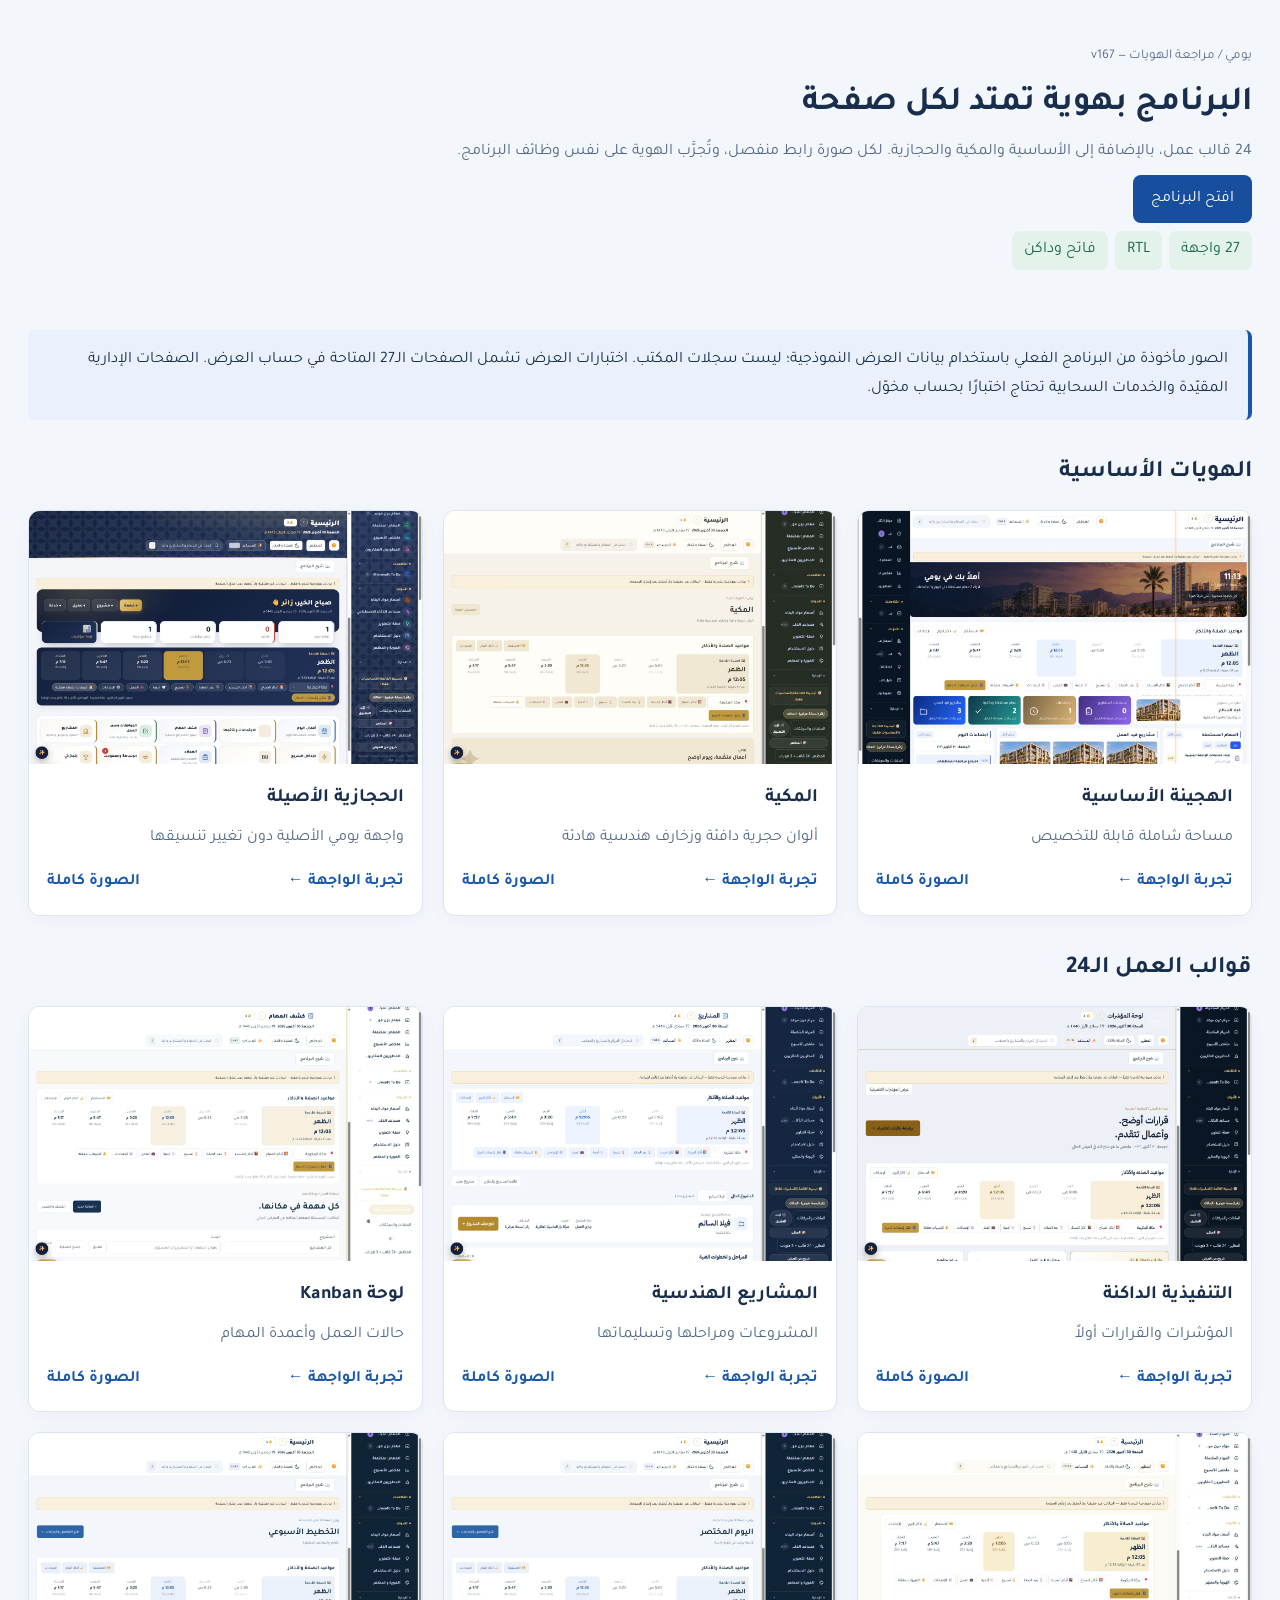
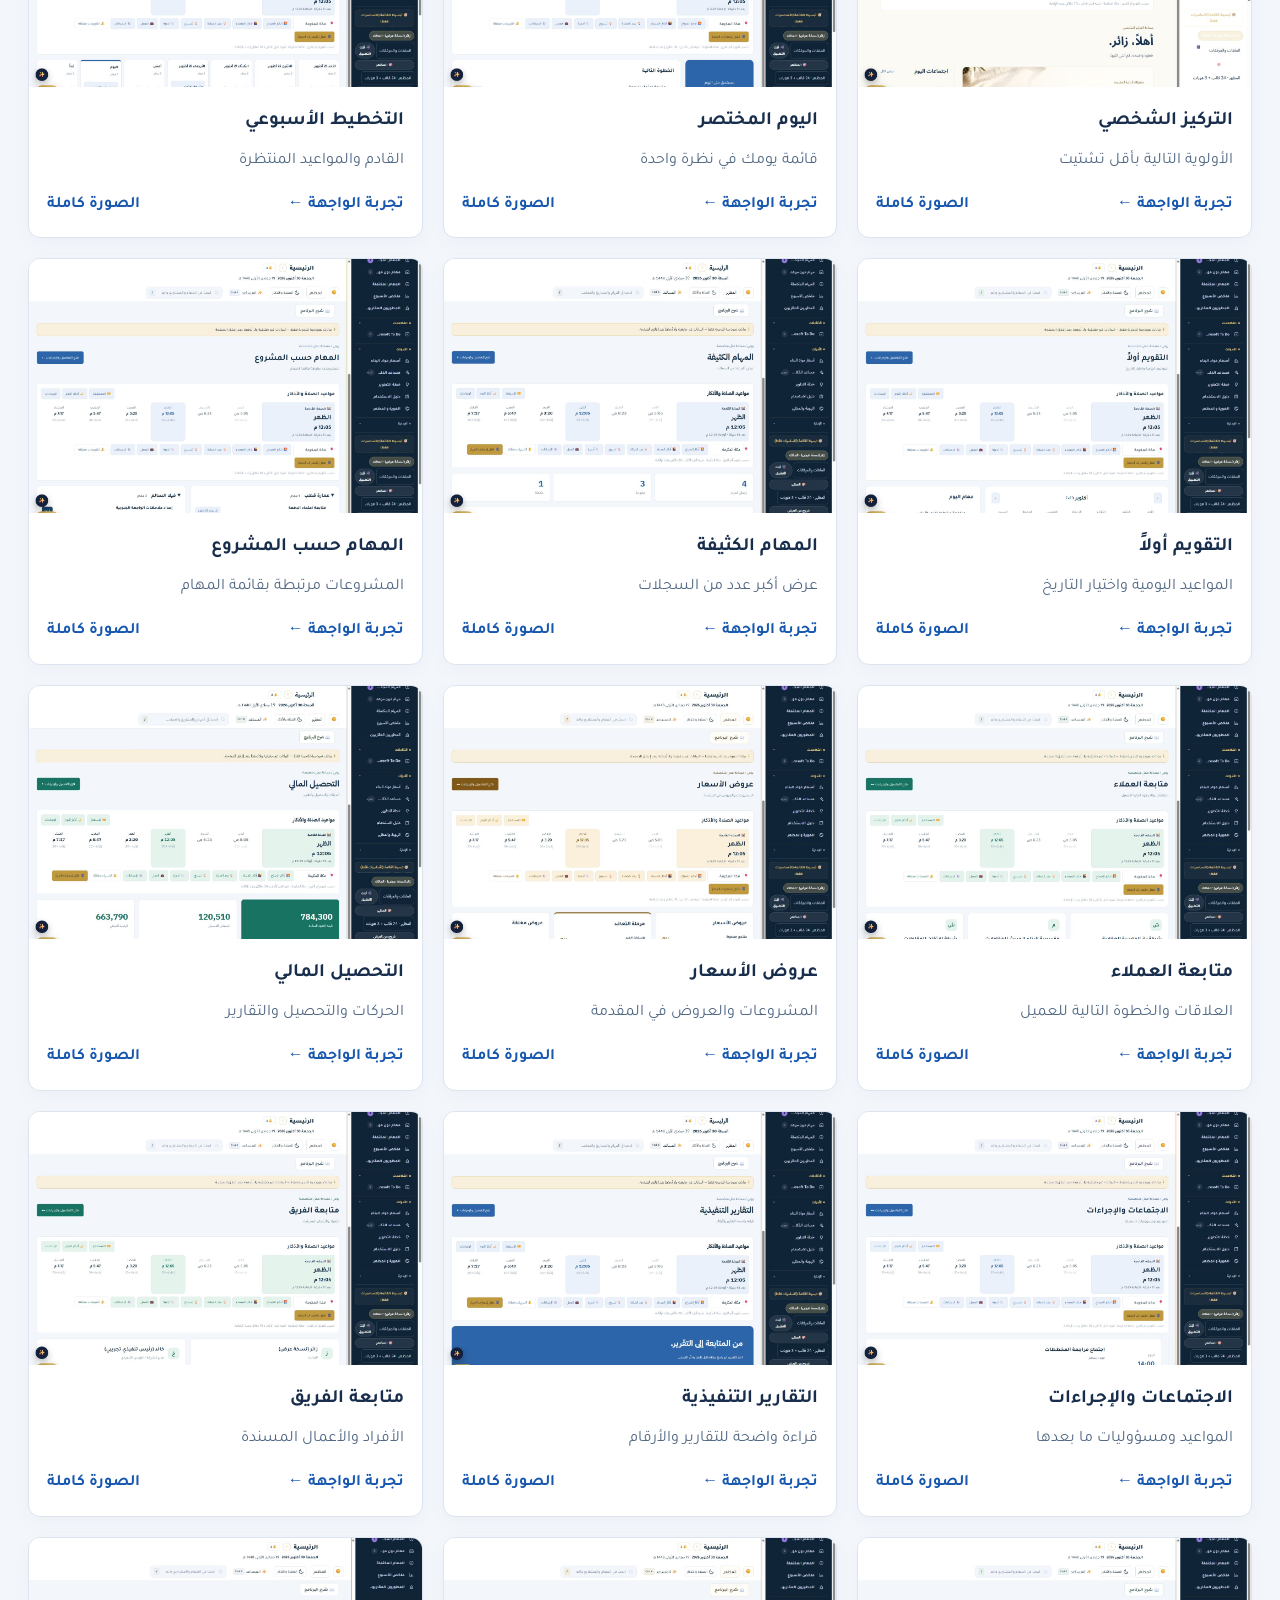
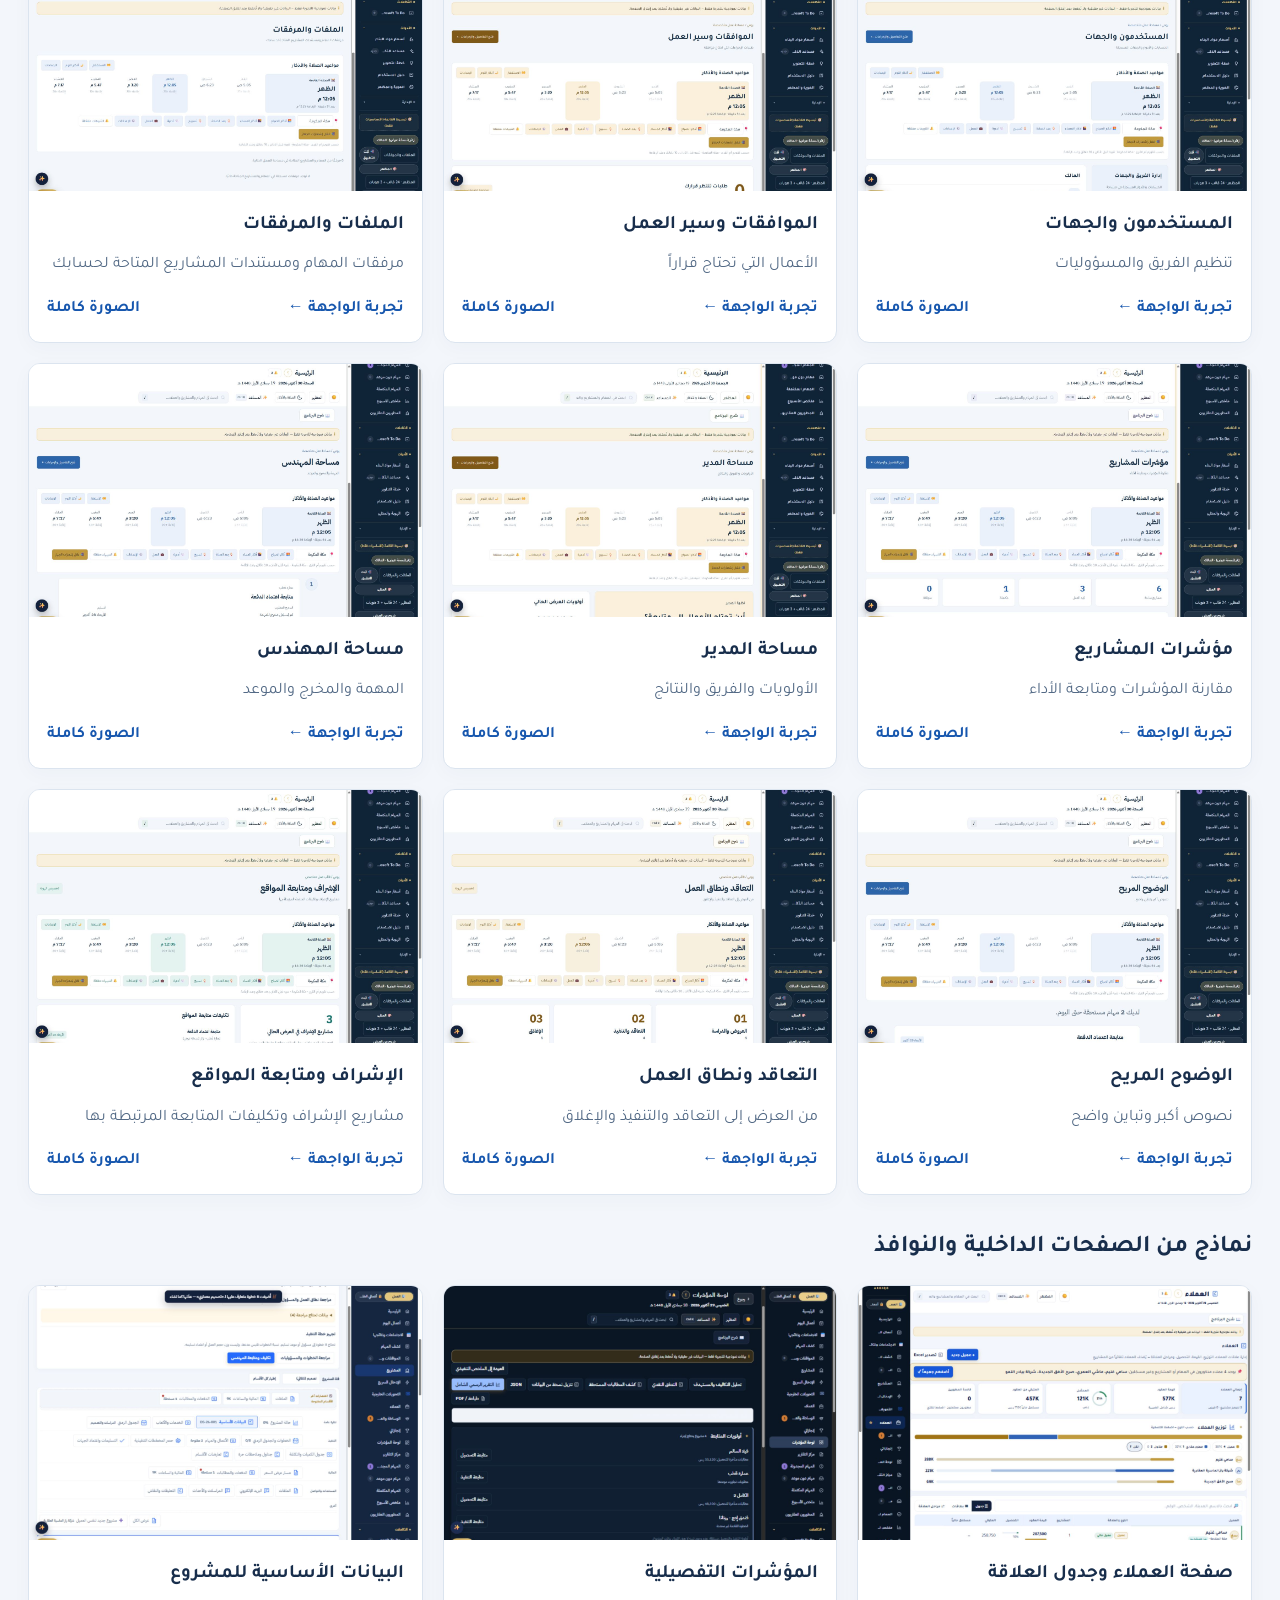
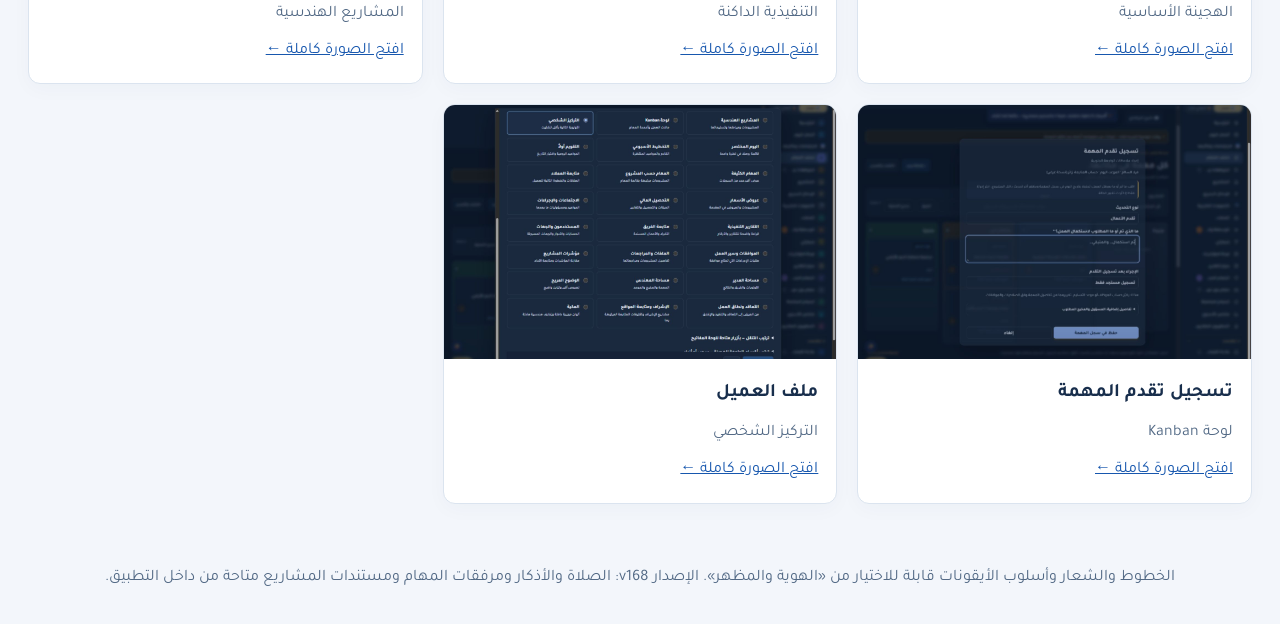
<file: review-gallery.html>
<!doctype html><html lang="ar" dir="rtl"><head><meta charset="utf-8"><meta name="viewport" content="width=device-width,initial-scale=1"><title>يومي — معرض الهويات والصفحات الداخلية</title><link rel="stylesheet" href="assets/fonts/fonts.css"><style>*{box-sizing:border-box}body{margin:0;background:#f3f6fb;color:#182e4c;font:16px/1.8 Tajawal,sans-serif}header,main{max-width:1360px;margin:auto;padding:28px}header{padding-block:42px 24px}header small{color:#5b6f89}h1{font-size:34px;line-height:1.5;margin:8px 0}h2{font-size:24px;margin-block:32px 15px}h3{font-size:19px;margin:0}p{margin:8px 0;color:#526985}a{color:#1757ae}header>a{display:inline-block;background:#174e9d;color:#fff;text-decoration:none;border-radius:8px;padding:10px 18px}.grid{display:grid;grid-template-columns:repeat(3,minmax(0,1fr));gap:20px}article{min-width:0;background:#fff;border:1px solid #dbe4ef;border-radius:12px;overflow:hidden;box-shadow:0 5px 20px #173c6508}.image{display:block;background:#e9eff7;aspect-ratio:1.55;overflow:hidden}.image img{width:100%;height:100%;object-fit:cover;object-position:top;display:block;transition:transform .2s}.image:hover img{transform:scale(1.025)}.content{padding:18px}.links{display:flex;justify-content:space-between;gap:10px;margin-top:15px}.links a{font-weight:700;text-decoration:none}.note{border-inline-start:4px solid #1757ae;background:#eaf1fc;padding:16px 20px;border-radius:7px}.badge{display:inline-block;background:#e3f3eb;color:#196746;border-radius:7px;padding:5px 12px;margin-inline-end:7px}footer{padding:32px;text-align:center;color:#526985}@media(max-width:850px){.grid{grid-template-columns:repeat(2,minmax(0,1fr))}header,main{padding:20px}h1{font-size:27px}}@media(max-width:520px){.grid{grid-template-columns:1fr}.links{flex-wrap:wrap}}@media(prefers-reduced-motion:reduce){.image img{transition:none}}</style></head><body><header><small>يومي / مراجعة الهويات — v167</small><h1>البرنامج بهوية تمتد لكل صفحة</h1><p>24 قالب عمل، بالإضافة إلى الأساسية والمكية والحجازية. لكل صورة رابط منفصل، وتُجرَّب الهوية على نفس وظائف البرنامج.</p><a href="./?demo&sample">افتح البرنامج</a><p><span class="badge">27 واجهة</span><span class="badge">RTL</span><span class="badge">فاتح وداكن</span></p></header><main><div class="note">الصور مأخوذة من البرنامج الفعلي باستخدام بيانات العرض النموذجية؛ ليست سجلات المكتب. اختبارات العرض تشمل الصفحات الـ27 المتاحة في حساب العرض. الصفحات الإدارية المقيّدة والخدمات السحابية تحتاج اختبارًا بحساب مخوّل.</div><h2>الهويات الأساسية</h2><div class="grid"><article><a class="image" href="assets/reviews-v167/hybrid.png"><img loading="lazy" src="assets/reviews-v167/hybrid.png" alt="معاينة الهجينة الأساسية"></a><div class="content"><h3>الهجينة الأساسية</h3><p>مساحة شاملة قابلة للتخصيص</p><div class="links"><a href="./?demo&sample&preview=hybrid">تجربة الواجهة ←</a><a href="assets/reviews-v167/hybrid.png">الصورة كاملة</a></div></div></article><article><a class="image" href="assets/reviews-v167/makkah.png"><img loading="lazy" src="assets/reviews-v167/makkah.png" alt="معاينة المكية"></a><div class="content"><h3>المكية</h3><p>ألوان حجرية دافئة وزخارف هندسية هادئة</p><div class="links"><a href="./?demo&sample&preview=makkah">تجربة الواجهة ←</a><a href="assets/reviews-v167/makkah.png">الصورة كاملة</a></div></div></article><article><a class="image" href="assets/reviews-v167/hijazi.png"><img loading="lazy" src="assets/reviews-v167/hijazi.png" alt="معاينة الحجازية الأصيلة"></a><div class="content"><h3>الحجازية الأصيلة</h3><p>واجهة يومي الأصلية دون تغيير تنسيقها</p><div class="links"><a href="./?demo&sample&preview=hijazi">تجربة الواجهة ←</a><a href="assets/reviews-v167/hijazi.png">الصورة كاملة</a></div></div></article></div><h2>قوالب العمل الـ24</h2><div class="grid"><article><a class="image" href="assets/reviews-v167/executive.png"><img loading="lazy" src="assets/reviews-v167/executive.png" alt="معاينة التنفيذية الداكنة"></a><div class="content"><h3>التنفيذية الداكنة</h3><p>المؤشرات والقرارات أولاً</p><div class="links"><a href="./?demo&sample&preview=executive">تجربة الواجهة ←</a><a href="assets/reviews-v167/executive.png">الصورة كاملة</a></div></div></article><article><a class="image" href="assets/reviews-v167/engineering.png"><img loading="lazy" src="assets/reviews-v167/engineering.png" alt="معاينة المشاريع الهندسية"></a><div class="content"><h3>المشاريع الهندسية</h3><p>المشروعات ومراحلها وتسليماتها</p><div class="links"><a href="./?demo&sample&preview=engineering">تجربة الواجهة ←</a><a href="assets/reviews-v167/engineering.png">الصورة كاملة</a></div></div></article><article><a class="image" href="assets/reviews-v167/kanban.png"><img loading="lazy" src="assets/reviews-v167/kanban.png" alt="معاينة لوحة Kanban"></a><div class="content"><h3>لوحة Kanban</h3><p>حالات العمل وأعمدة المهام</p><div class="links"><a href="./?demo&sample&preview=kanban">تجربة الواجهة ←</a><a href="assets/reviews-v167/kanban.png">الصورة كاملة</a></div></div></article><article><a class="image" href="assets/reviews-v167/focus.png"><img loading="lazy" src="assets/reviews-v167/focus.png" alt="معاينة التركيز الشخصي"></a><div class="content"><h3>التركيز الشخصي</h3><p>الأولوية التالية بأقل تشتيت</p><div class="links"><a href="./?demo&sample&preview=focus">تجربة الواجهة ←</a><a href="assets/reviews-v167/focus.png">الصورة كاملة</a></div></div></article><article><a class="image" href="assets/reviews-v167/daily.png"><img loading="lazy" src="assets/reviews-v167/daily.png" alt="معاينة اليوم المختصر"></a><div class="content"><h3>اليوم المختصر</h3><p>قائمة يومك في نظرة واحدة</p><div class="links"><a href="./?demo&sample&preview=daily">تجربة الواجهة ←</a><a href="assets/reviews-v167/daily.png">الصورة كاملة</a></div></div></article><article><a class="image" href="assets/reviews-v167/weekly.png"><img loading="lazy" src="assets/reviews-v167/weekly.png" alt="معاينة التخطيط الأسبوعي"></a><div class="content"><h3>التخطيط الأسبوعي</h3><p>القادم والمواعيد المنتظرة</p><div class="links"><a href="./?demo&sample&preview=weekly">تجربة الواجهة ←</a><a href="assets/reviews-v167/weekly.png">الصورة كاملة</a></div></div></article><article><a class="image" href="assets/reviews-v167/calendar.png"><img loading="lazy" src="assets/reviews-v167/calendar.png" alt="معاينة التقويم أولاً"></a><div class="content"><h3>التقويم أولاً</h3><p>المواعيد اليومية واختيار التاريخ</p><div class="links"><a href="./?demo&sample&preview=calendar">تجربة الواجهة ←</a><a href="assets/reviews-v167/calendar.png">الصورة كاملة</a></div></div></article><article><a class="image" href="assets/reviews-v167/dense.png"><img loading="lazy" src="assets/reviews-v167/dense.png" alt="معاينة المهام الكثيفة"></a><div class="content"><h3>المهام الكثيفة</h3><p>عرض أكبر عدد من السجلات</p><div class="links"><a href="./?demo&sample&preview=dense">تجربة الواجهة ←</a><a href="assets/reviews-v167/dense.png">الصورة كاملة</a></div></div></article><article><a class="image" href="assets/reviews-v167/grouped.png"><img loading="lazy" src="assets/reviews-v167/grouped.png" alt="معاينة المهام حسب المشروع"></a><div class="content"><h3>المهام حسب المشروع</h3><p>المشروعات مرتبطة بقائمة المهام</p><div class="links"><a href="./?demo&sample&preview=grouped">تجربة الواجهة ←</a><a href="assets/reviews-v167/grouped.png">الصورة كاملة</a></div></div></article><article><a class="image" href="assets/reviews-v167/clients.png"><img loading="lazy" src="assets/reviews-v167/clients.png" alt="معاينة متابعة العملاء"></a><div class="content"><h3>متابعة العملاء</h3><p>العلاقات والخطوة التالية للعميل</p><div class="links"><a href="./?demo&sample&preview=clients">تجربة الواجهة ←</a><a href="assets/reviews-v167/clients.png">الصورة كاملة</a></div></div></article><article><a class="image" href="assets/reviews-v167/quotes.png"><img loading="lazy" src="assets/reviews-v167/quotes.png" alt="معاينة عروض الأسعار"></a><div class="content"><h3>عروض الأسعار</h3><p>المشروعات والعروض في المقدمة</p><div class="links"><a href="./?demo&sample&preview=quotes">تجربة الواجهة ←</a><a href="assets/reviews-v167/quotes.png">الصورة كاملة</a></div></div></article><article><a class="image" href="assets/reviews-v167/finance.png"><img loading="lazy" src="assets/reviews-v167/finance.png" alt="معاينة التحصيل المالي"></a><div class="content"><h3>التحصيل المالي</h3><p>الحركات والتحصيل والتقارير</p><div class="links"><a href="./?demo&sample&preview=finance">تجربة الواجهة ←</a><a href="assets/reviews-v167/finance.png">الصورة كاملة</a></div></div></article><article><a class="image" href="assets/reviews-v167/meetings.png"><img loading="lazy" src="assets/reviews-v167/meetings.png" alt="معاينة الاجتماعات والإجراءات"></a><div class="content"><h3>الاجتماعات والإجراءات</h3><p>المواعيد ومسؤوليات ما بعدها</p><div class="links"><a href="./?demo&sample&preview=meetings">تجربة الواجهة ←</a><a href="assets/reviews-v167/meetings.png">الصورة كاملة</a></div></div></article><article><a class="image" href="assets/reviews-v167/reports.png"><img loading="lazy" src="assets/reviews-v167/reports.png" alt="معاينة التقارير التنفيذية"></a><div class="content"><h3>التقارير التنفيذية</h3><p>قراءة واضحة للتقارير والأرقام</p><div class="links"><a href="./?demo&sample&preview=reports">تجربة الواجهة ←</a><a href="assets/reviews-v167/reports.png">الصورة كاملة</a></div></div></article><article><a class="image" href="assets/reviews-v167/team.png"><img loading="lazy" src="assets/reviews-v167/team.png" alt="معاينة متابعة الفريق"></a><div class="content"><h3>متابعة الفريق</h3><p>الأفراد والأعمال المسندة</p><div class="links"><a href="./?demo&sample&preview=team">تجربة الواجهة ←</a><a href="assets/reviews-v167/team.png">الصورة كاملة</a></div></div></article><article><a class="image" href="assets/reviews-v167/branches.png"><img loading="lazy" src="assets/reviews-v167/branches.png" alt="معاينة المستخدمون والجهات"></a><div class="content"><h3>المستخدمون والجهات</h3><p>تنظيم الفريق والمسؤوليات</p><div class="links"><a href="./?demo&sample&preview=branches">تجربة الواجهة ←</a><a href="assets/reviews-v167/branches.png">الصورة كاملة</a></div></div></article><article><a class="image" href="assets/reviews-v167/approval.png"><img loading="lazy" src="assets/reviews-v167/approval.png" alt="معاينة الموافقات وسير العمل"></a><div class="content"><h3>الموافقات وسير العمل</h3><p>الأعمال التي تحتاج قراراً</p><div class="links"><a href="./?demo&sample&preview=approval">تجربة الواجهة ←</a><a href="assets/reviews-v167/approval.png">الصورة كاملة</a></div></div></article><article><a class="image" href="assets/reviews-v167/files.png"><img loading="lazy" src="assets/reviews-v167/files.png" alt="معاينة الملفات والمرفقات"></a><div class="content"><h3>الملفات والمرفقات</h3><p>مرفقات المهام ومستندات المشاريع المتاحة لحسابك</p><div class="links"><a href="./?demo&sample&preview=files">تجربة الواجهة ←</a><a href="assets/reviews-v167/files.png">الصورة كاملة</a></div></div></article><article><a class="image" href="assets/reviews-v167/metrics.png"><img loading="lazy" src="assets/reviews-v167/metrics.png" alt="معاينة مؤشرات المشاريع"></a><div class="content"><h3>مؤشرات المشاريع</h3><p>مقارنة المؤشرات ومتابعة الأداء</p><div class="links"><a href="./?demo&sample&preview=metrics">تجربة الواجهة ←</a><a href="assets/reviews-v167/metrics.png">الصورة كاملة</a></div></div></article><article><a class="image" href="assets/reviews-v167/manager.png"><img loading="lazy" src="assets/reviews-v167/manager.png" alt="معاينة مساحة المدير"></a><div class="content"><h3>مساحة المدير</h3><p>الأولويات والفريق والنتائج</p><div class="links"><a href="./?demo&sample&preview=manager">تجربة الواجهة ←</a><a href="assets/reviews-v167/manager.png">الصورة كاملة</a></div></div></article><article><a class="image" href="assets/reviews-v167/engineer.png"><img loading="lazy" src="assets/reviews-v167/engineer.png" alt="معاينة مساحة المهندس"></a><div class="content"><h3>مساحة المهندس</h3><p>المهمة والمخرج والموعد</p><div class="links"><a href="./?demo&sample&preview=engineer">تجربة الواجهة ←</a><a href="assets/reviews-v167/engineer.png">الصورة كاملة</a></div></div></article><article><a class="image" href="assets/reviews-v167/readable.png"><img loading="lazy" src="assets/reviews-v167/readable.png" alt="معاينة الوضوح المريح"></a><div class="content"><h3>الوضوح المريح</h3><p>نصوص أكبر وتباين واضح</p><div class="links"><a href="./?demo&sample&preview=readable">تجربة الواجهة ←</a><a href="assets/reviews-v167/readable.png">الصورة كاملة</a></div></div></article><article><a class="image" href="assets/reviews-v167/contracts.png"><img loading="lazy" src="assets/reviews-v167/contracts.png" alt="معاينة التعاقد ونطاق العمل"></a><div class="content"><h3>التعاقد ونطاق العمل</h3><p>من العرض إلى التعاقد والتنفيذ والإغلاق</p><div class="links"><a href="./?demo&sample&preview=contracts">تجربة الواجهة ←</a><a href="assets/reviews-v167/contracts.png">الصورة كاملة</a></div></div></article><article><a class="image" href="assets/reviews-v167/supervision.png"><img loading="lazy" src="assets/reviews-v167/supervision.png" alt="معاينة الإشراف ومتابعة المواقع"></a><div class="content"><h3>الإشراف ومتابعة المواقع</h3><p>مشاريع الإشراف وتكليفات المتابعة المرتبطة بها</p><div class="links"><a href="./?demo&sample&preview=supervision">تجربة الواجهة ←</a><a href="assets/reviews-v167/supervision.png">الصورة كاملة</a></div></div></article></div><h2>نماذج من الصفحات الداخلية والنوافذ</h2><div class="grid"><article><a class="image" href="assets/reviews-v167/native-hybrid.png"><img loading="lazy" src="assets/reviews-v167/native-hybrid.png" alt="صفحة العملاء وجدول العلاقة"></a><div class="content"><h3>صفحة العملاء وجدول العلاقة</h3><p>الهجينة الأساسية</p><a href="assets/reviews-v167/native-hybrid.png">افتح الصورة كاملة ←</a></div></article><article><a class="image" href="assets/reviews-v167/native-executive.png"><img loading="lazy" src="assets/reviews-v167/native-executive.png" alt="المؤشرات التفصيلية"></a><div class="content"><h3>المؤشرات التفصيلية</h3><p>التنفيذية الداكنة</p><a href="assets/reviews-v167/native-executive.png">افتح الصورة كاملة ←</a></div></article><article><a class="image" href="assets/reviews-v167/native-engineering.png"><img loading="lazy" src="assets/reviews-v167/native-engineering.png" alt="البيانات الأساسية للمشروع"></a><div class="content"><h3>البيانات الأساسية للمشروع</h3><p>المشاريع الهندسية</p><a href="assets/reviews-v167/native-engineering.png">افتح الصورة كاملة ←</a></div></article><article><a class="image" href="assets/reviews-v167/native-kanban.png"><img loading="lazy" src="assets/reviews-v167/native-kanban.png" alt="تسجيل تقدم المهمة"></a><div class="content"><h3>تسجيل تقدم المهمة</h3><p>لوحة Kanban</p><a href="assets/reviews-v167/native-kanban.png">افتح الصورة كاملة ←</a></div></article><article><a class="image" href="assets/reviews-v167/native-focus.png"><img loading="lazy" src="assets/reviews-v167/native-focus.png" alt="ملف العميل"></a><div class="content"><h3>ملف العميل</h3><p>التركيز الشخصي</p><a href="assets/reviews-v167/native-focus.png">افتح الصورة كاملة ←</a></div></article></div></main><footer>الخطوط والشعار وأسلوب الأيقونات قابلة للاختيار من «الهوية والمظهر». الإصدار v168: الصلاة والأذكار ومرفقات المهام ومستندات المشاريع متاحة من داخل التطبيق.</footer></body></html>
</file>
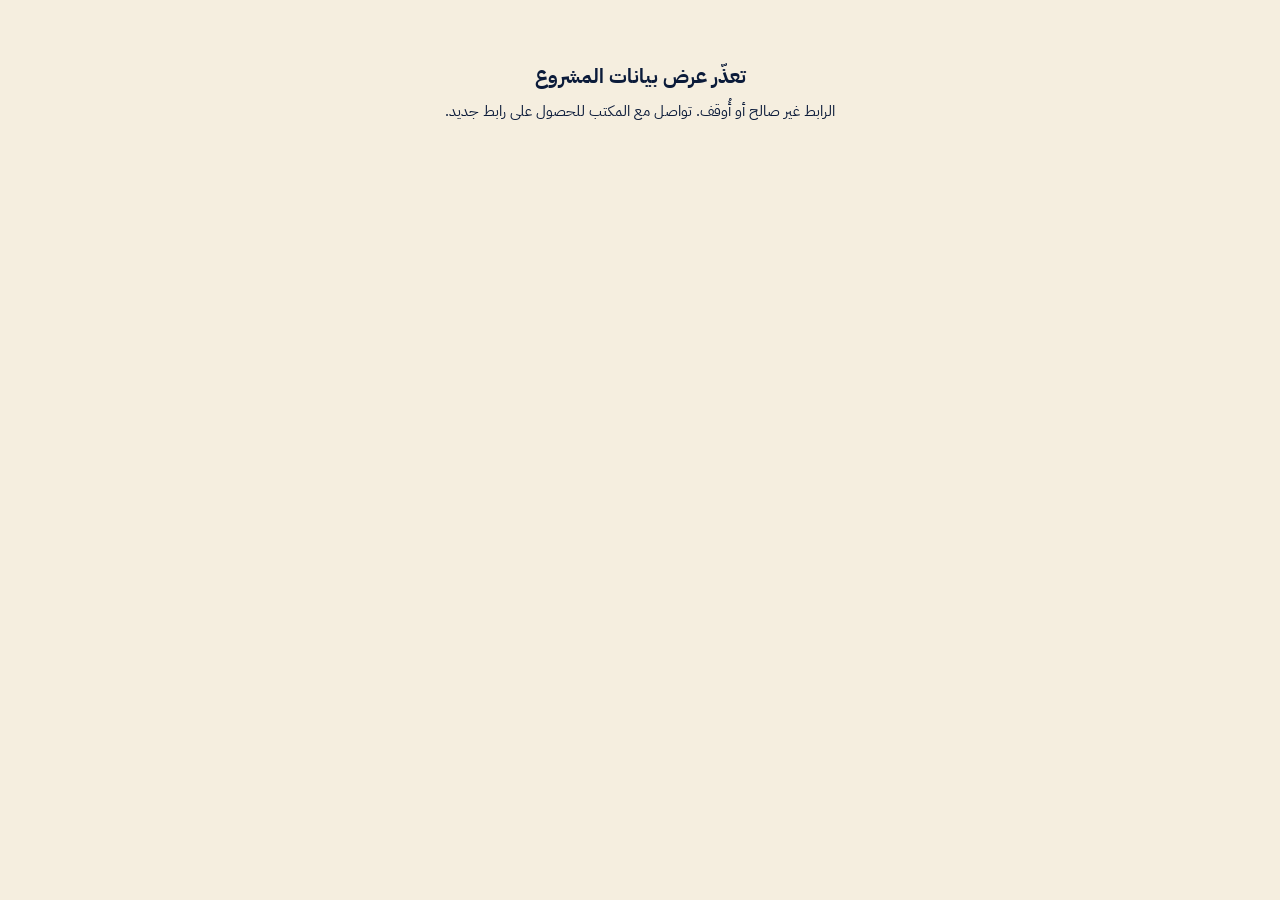
<file: share.html>
<!DOCTYPE html>
<html lang="ar" dir="rtl">
<head>
<meta charset="utf-8">
<meta name="viewport" content="width=device-width, initial-scale=1">
<meta name="robots" content="noindex, nofollow">
<meta http-equiv="Content-Security-Policy" content="default-src 'self'; script-src 'self' 'unsafe-inline'; style-src 'self' 'unsafe-inline'; font-src 'self' data:; img-src 'self' data:; connect-src 'self'">
<title>متابعة المشروع</title>
<link rel="icon" href="icon-192.png">
<link rel="stylesheet" href="assets/fonts/fonts.css">
<style>
/* v274: هوية المكتب (كحلي/ذهبي/رملي، IBM Plex Sans Arabic) + طلب رخصة البناء + مراحل الرخصة */
:root{--bg:#F5EEDF;--card:#fff;--ink:#0B1B3A;--ink2:#334260;--mut:#526075;--line:#e4dccb;--navy:#0B1B3A;--gold:#D4AF37;--gold2:#A37E2D;--gold-soft:#f8f0dc;--done:#15803d;--done-soft:#e3f3ea;--late:#c2453b;--late-soft:#fbe6e3;--doing:#2563EB;--doing-soft:#e3ecfa}
@media (prefers-color-scheme:dark){:root{--bg:#0d1424;--card:#151e33;--ink:#e8edf7;--ink2:#c3cbdc;--mut:#9aa5bc;--line:#25304a;--gold-soft:#2c2614;--done-soft:#14301f;--late-soft:#3a1d1a;--doing-soft:#16243d}}
*{box-sizing:border-box}body{margin:0;background:var(--bg);color:var(--ink);font-family:'IBM Plex Sans Arabic',system-ui,sans-serif;line-height:1.65;font-size:15px}
.top{background:linear-gradient(135deg,#0B1B3A,#16305c);color:#fff;padding:22px 16px 60px;border-bottom:4px solid var(--gold)}.top .w{max-width:880px;margin:auto}
.org{color:var(--gold);font-weight:700;font-size:13.5px}.orgs{opacity:.8;font-size:12.5px}
h1{margin:6px 0 2px;font-size:24px}.sub{opacity:.88;font-size:14px}.w{max-width:880px;margin:auto;padding:0 16px}
.card{background:var(--card);border:1px solid var(--line);border-radius:16px;padding:16px 18px;margin:0 0 14px;box-shadow:0 6px 20px rgba(11,27,58,.06)}.lift{margin-top:-42px}
.row{display:flex;gap:16px;align-items:center;flex-wrap:wrap}.ring{--p:0;width:96px;height:96px;border-radius:50%;background:conic-gradient(var(--gold) calc(var(--p)*1%),var(--line) 0);display:grid;place-items:center;flex:none}
.ring b{width:76px;height:76px;border-radius:50%;background:var(--card);display:grid;place-items:center;font-size:22px}.kv{flex:1;min-width:220px;display:grid;grid-template-columns:repeat(2,minmax(0,1fr));gap:8px}
.kv div{background:var(--bg);border-radius:10px;padding:8px 10px}.kv span{display:block;font-size:12px;color:var(--mut)}.kv b{font-size:14.5px}
.pill{display:inline-block;padding:2px 10px;border-radius:999px;font-size:12.5px;font-weight:700;background:var(--doing-soft);color:var(--doing)}.pill.done{background:var(--done-soft);color:var(--done)}.pill.late{background:var(--late-soft);color:var(--late)}.pill.wait,.pill.mut{background:var(--gold-soft);color:#7a5a17}
h2{font-size:16.5px;margin:0 0 10px;display:flex;align-items:center;gap:8px;flex-wrap:wrap}h2 small{color:var(--mut);font-weight:500;font-size:12.5px}
h2:before{content:"";width:6px;height:18px;border-radius:3px;background:var(--gold)}
.li{display:flex;gap:10px;align-items:center;padding:8px 0;border-bottom:1px dashed var(--line)}.li:last-child{border:0}.dot{width:24px;height:24px;border-radius:50%;border:2px solid var(--line);flex:none;display:grid;place-items:center;font-size:12px;color:#fff}
.li.d .dot{background:var(--done);border-color:var(--done)}.li.c .dot{border-color:var(--gold);background:var(--gold)}.li .t{flex:1}.li small{color:var(--mut);font-size:12px}.li.d .t{color:var(--ink2)}.li.c .t{font-weight:700}
table{width:100%;border-collapse:collapse;font-size:14px}th,td{padding:8px;border-bottom:1px solid var(--line);text-align:start}th{color:var(--mut);font-weight:500;font-size:12.5px}td.n{font-variant-numeric:tabular-nums;font-weight:700}
.foot{text-align:center;color:var(--mut);font-size:12px;padding:10px 0 30px}.err{text-align:center;padding:60px 20px}.err b{display:block;font-size:20px;margin-bottom:6px}
/* نموذج الطلب */
.frm fieldset{border:0;margin:0 0 14px;padding:0}.frm legend{font-weight:700;font-size:14.5px;margin-bottom:8px;color:var(--gold2)}
.g2{display:grid;grid-template-columns:repeat(2,minmax(0,1fr));gap:10px}.g3{display:grid;grid-template-columns:repeat(3,minmax(0,1fr));gap:10px}
.frm label{display:flex;flex-direction:column;gap:4px;font-size:13px;color:var(--ink2)}.frm label.wd{grid-column:1/-1}
.frm input,.frm select,.frm textarea{font:inherit;font-size:14.5px;padding:9px 11px;border:1px solid var(--line);border-radius:10px;background:var(--card);color:var(--ink);width:100%}
.frm textarea{min-height:80px;resize:vertical}.frm input:focus,.frm select:focus,.frm textarea:focus{outline:2px solid var(--gold);border-color:var(--gold)}
.req:after{content:" *";color:var(--late)}
.chips{display:flex;flex-wrap:wrap;gap:8px}.chips label{flex-direction:row;align-items:center;gap:6px;padding:7px 12px;border:1px solid var(--line);border-radius:999px;cursor:pointer;background:var(--card)}
.chips input{width:auto;margin:0}.chips label:has(input:checked){background:var(--navy);color:#fff;border-color:var(--navy)}
.fac{display:grid;grid-template-columns:repeat(3,minmax(0,1fr));gap:10px}.fac label{border:1px solid var(--line);border-radius:12px;padding:10px;cursor:pointer;align-items:flex-start}.fac input{width:auto}
.fac b{font-size:14px;color:var(--ink)}.fac small{color:var(--mut);font-size:12px}.fac label:has(input:checked){border-color:var(--gold);background:var(--gold-soft)}
.prog{position:sticky;top:0;z-index:5;background:var(--card);border:1px solid var(--line);border-radius:12px;padding:8px 12px;margin-bottom:12px;display:flex;align-items:center;gap:10px;font-size:13px}
.prog i{flex:1;height:8px;border-radius:99px;background:var(--line);overflow:hidden}.prog i em{display:block;height:100%;width:0;background:linear-gradient(90deg,var(--gold2),var(--gold));transition:width .2s}
.btn{font:inherit;font-weight:700;border:0;border-radius:12px;padding:11px 20px;cursor:pointer;background:var(--navy);color:#fff}.btn.g{background:var(--gold);color:var(--navy)}.btn.l{background:transparent;border:1px solid var(--line);color:var(--ink);font-weight:500;padding:8px 14px}
.msg{padding:10px 12px;border-radius:10px;margin-top:10px;font-size:14px}.msg.ok{background:var(--done-soft);color:var(--done)}.msg.no{background:var(--late-soft);color:var(--late)}
.cons{flex-direction:row!important;align-items:flex-start;gap:8px!important}.cons input{width:auto;margin-top:5px}
.hide{display:none!important}
@media (max-width:620px){.g2,.g3,.fac{grid-template-columns:1fr}.kv{grid-template-columns:1fr 1fr}h1{font-size:20px}}
@media print{.top{-webkit-print-color-adjust:exact;print-color-adjust:exact}.card{box-shadow:none;break-inside:avoid}.frm,.btn{display:none}}
</style>
</head>
<body>
<div id="app"><div class="err"><b>جارٍ تحميل بيانات المشروع…</b></div></div>
<script>
(function(){
  var E=function(s){return String(s==null?"":s).replace(/[&<>"']/g,function(c){return{"&":"&amp;","<":"&lt;",">":"&gt;",'"':"&quot;","'":"&#39;"}[c];});};
  var M=function(v){return Number(v||0).toLocaleString("en-US",{maximumFractionDigits:2});};
  var D=function(s){if(!s)return"—";try{return new Date(s+"T00:00:00").toLocaleDateString("ar-SA-u-ca-gregory-nu-latn",{day:"numeric",month:"long",year:"numeric"});}catch(e){return s;}};
  var app=document.getElementById("app"),t=new URLSearchParams(location.search).get("t")||"",DATA=null;
  function fail(m){app.innerHTML='<div class="err"><b>تعذّر عرض بيانات المشروع</b>'+E(m||"الرابط غير صالح أو أُوقف. تواصل مع المكتب للحصول على رابط جديد.")+"</div>";}
  if(!/^[a-f0-9]{24,64}$/.test(t))return fail();
  var RT=["رخصة بناء جديدة","إضافة","ترميم","تعديل","هدم"],CITY=["مكة المكرمة","جدة","الطائف","المدينة المنورة","الرياض","الدمام","أخرى"];
  var PT=["فيلا سكنية مستقلة","فيلا دوبلكس","عمارة سكنية","مبنى سكني تجاري","مجمع تجاري","مبنى إداري","مستودع","مبنى صناعي","مبنى تعليمي","مبنى طبي","فندق أو شقق فندقية","مبنى متعدد الاستخدامات","أخرى"];
  var DOCS=[["deed","صك الملكية"],["survey","القرار المساحي"],["soil","تقرير فحص التربة"],["dwg","مخططات سابقة"],["pics","صور الموقع"]];
  var FAC=[["تقليدي","رواشين خشبية وحجر"],["انتقالي","مزج بين المشربية والكتل الحديثة"],["معاصر","كتل نظيفة وزجاج وشاشات مستوحاة من المشربية"]];
  var REQK=["nm","mob","area","pt"];
  function opt(L,v){return '<option value="">اختر…</option>'+L.map(function(x){return '<option'+(x===v?' selected':'')+'>'+E(x)+'</option>';}).join("");}
  function radios(n,L,v){return '<div class="chips">'+L.map(function(x){return '<label><input type="radio" name="'+n+'" value="'+E(x)+'"'+(x===v?' checked':'')+'>'+E(x)+'</label>';}).join("")+'</div>';}
  function form(d,old){var o=(old&&old.d)||{},dc=o.docs||{};
    return '<div class="card frm" id="rqCard"><h2>طلب رخصة البناء <small>'+(old?'رقم الطلب '+E(old.n)+' — يمكنك تحديث بياناتك وإعادة الإرسال':'عبّئ البيانات ليبدأ المكتب دراسة طلبك')+'</small></h2>'
    +'<form id="rq" novalidate><div class="prog" aria-live="polite"><span>اكتمال البيانات</span><i><em id="pg"></em></i><b id="pgv">0%</b></div>'
    +'<fieldset><legend>١. بيانات المالك</legend><div class="g3"><label><span class="req">الاسم الكامل</span><input name="nm" maxlength="120" value="'+E(o.nm||d.cl||"")+'"></label><label><span class="req">رقم الجوال</span><input name="mob" type="tel" inputmode="tel" placeholder="05xxxxxxxx" maxlength="20" value="'+E(o.mob||"")+'"></label><label><span>البريد الإلكتروني (اختياري)</span><input name="em" type="email" maxlength="120" value="'+E(o.em||"")+'"></label></div></fieldset>'
    +'<fieldset><legend>٢. نوع الطلب</legend>'+radios("rt",RT,o.rt||"")+'</fieldset>'
    +'<fieldset><legend>٣. بيانات الأرض</legend><div class="g3"><label><span>المدينة</span><select name="city">'+opt(CITY,o.city)+'</select></label><label><span>الحي</span><input name="dist" maxlength="80" value="'+E(o.dist||"")+'"></label><label><span>رقم القطعة / المخطط</span><input name="plot" maxlength="80" value="'+E(o.plot||"")+'"></label>'
    +'<label><span class="req">مساحة الأرض (م²)</span><input name="area" inputmode="decimal" maxlength="12" value="'+E(o.area||"")+'"></label><label class="wd"><span>حالة الأرض</span>'+radios("land",["أرض فضاء","يوجد مبنى قائم"],o.land||"")+'</label>'
    +'<label class="wd"><span>رابط الموقع من خرائط Google</span><div class="row" style="gap:8px"><input name="map" dir="ltr" placeholder="https://maps.app.goo.gl/…" maxlength="300" value="'+E(o.map||"")+'" style="flex:1"><button type="button" class="btn l" id="geo">📍 موقعي الحالي</button></div></label></div></fieldset>'
    +'<fieldset><legend>٤. بيانات المشروع</legend><div class="g3"><label><span class="req">نوع المشروع</span><select name="pt">'+opt(PT,o.pt)+'</select></label><label><span>عدد الأدوار</span><input name="fl" inputmode="numeric" maxlength="4" value="'+E(o.fl||"")+'"></label><label><span>غرض المبنى</span><select name="use">'+opt(["استخدام شخصي","استثمار"],o.use)+'</select></label>'
    +'<label><span>يوجد بدروم؟</span>'+radios("bs",["نعم","لا"],o.bs||"")+'</label><label><span>مخططات معمارية سابقة؟</span>'+radios("prevd",["نعم","لا"],o.prevd||"")+'</label><label><span>طلب رخصة سابق لهذا المشروع؟</span>'+radios("prevp",["نعم","لا"],o.prevp||"")+'</label>'
    +'<label class="wd"><span>المكونات الرئيسية وتصورك للمشروع</span><textarea name="comp" maxlength="1500" placeholder="مثال: دور أرضي (مجلس، صالة، مطبخ)، دور أول (4 غرف نوم)، ملحق علوي…">'+E(o.comp||"")+'</textarea></label></div>'
    +'<div class="g2 vil" style="margin-top:10px"><label><span>تفضيل الضيافة</span>'+radios("maj",["مجلس منفصل","جزء من صالة كبيرة"],o.maj||"")+'</label><label><span>نوع المطبخ المفضل</span>'+radios("kit",["مطبخ مفتوح","مطبخ مغلق"],o.kit||"")+'</label></div></fieldset>'
    +'<fieldset class="facw"><legend>٥. نمط الواجهة المفضل</legend><div class="fac">'+FAC.map(function(x){return '<label><span><input type="radio" name="fac" value="'+E(x[0])+'"'+(o.fac===x[0]?' checked':'')+'> <b>'+E(x[0])+'</b></span><small>'+E(x[1])+'</small></label>';}).join("")+'</div></fieldset>'
    +'<fieldset><legend>٦. المستندات المتوفرة لديك</legend><div class="chips">'+DOCS.map(function(x){return '<label><input type="checkbox" name="doc_'+x[0]+'"'+(dc[x[0]]?' checked':'')+'>'+E(x[1])+'</label>';}).join("")+'</div>'
    +'<label class="wd" style="margin-top:10px"><span>رابط المستندات (Google Drive أو OneDrive أو غيره)</span><input name="link" dir="ltr" placeholder="https://drive.google.com/…" maxlength="300" value="'+E(o.link||"")+'"></label><small style="color:var(--mut)">ارفع المستندات في مجلد على Drive أو OneDrive واجعله متاحاً لمن لديه الرابط، ثم الصق الرابط هنا.</small></fieldset>'
    +'<fieldset><legend>٧. ملاحظات أو متطلبات خاصة</legend><label class="wd"><textarea name="note" maxlength="1500">'+E(o.note||"")+'</textarea></label></fieldset>'
    +'<label class="cons"><input type="checkbox" name="ok"'+(old?' checked':'')+'><span class="req">أوافق على استخدام بياناتي لدراسة الطلب والتواصل معي بشأنه.</span></label>'
    +'<div class="row" style="margin-top:12px"><button type="submit" class="btn g" id="snd">'+(old?'تحديث الطلب':'إرسال الطلب')+'</button></div><div id="rqm"></div></form></div>';}
  function val(f){var g=function(n){var el=f.elements[n];if(!el)return"";if(el.length&&!el.tagName){for(var i=0;i<el.length;i++)if(el[i].checked)return el[i].value;return"";}return String(el.value||"").trim();};
    var d={};["nm","mob","em","rt","city","dist","plot","area","land","map","pt","fl","bs","use","comp","maj","kit","fac","prevd","prevp","link","note"].forEach(function(k){var v=g(k);if(v)d[k]=v;});
    d.docs={};DOCS.forEach(function(x){if(f.elements["doc_"+x[0]].checked)d.docs[x[0]]=1;});d.ok=f.elements.ok.checked?1:0;return d;}
  function upd(f){var d=val(f),keys=["nm","mob","rt","city","area","land","pt","fl","comp"],n=keys.filter(function(k){return d[k];}).length+(Object.keys(d.docs).length?1:0),p=Math.round(n/(keys.length+1)*100);
    document.getElementById("pg").style.width=p+"%";document.getElementById("pgv").textContent=p+"%";
    var vil=/فيلا/.test(d.pt||"")||!d.pt;f.querySelector(".vil").classList.toggle("hide",!vil);
    var fac=!/هدم|ترميم/.test(d.rt||"")&&!/مستودع|صناعي/.test(d.pt||"");f.querySelector(".facw").classList.toggle("hide",!fac);}
  function bind(){var f=document.getElementById("rq");if(!f)return;f.addEventListener("input",function(){upd(f);});f.addEventListener("change",function(){upd(f);});upd(f);
    document.getElementById("geo").onclick=function(){var b=this;if(!navigator.geolocation)return;b.textContent="⏳ جارٍ التحديد…";navigator.geolocation.getCurrentPosition(function(p){f.elements.map.value="https://www.google.com/maps?q="+p.coords.latitude.toFixed(6)+","+p.coords.longitude.toFixed(6);b.textContent="✓ تم التحديد";upd(f);},function(){b.textContent="📍 موقعي الحالي";alert("تعذّر تحديد الموقع — الصق رابط الموقع من خرائط Google");},{enableHighAccuracy:true,timeout:12000});};
    f.addEventListener("submit",function(e){e.preventDefault();var d=val(f),m=document.getElementById("rqm"),miss=REQK.filter(function(k){return!d[k];});
      if(miss.length){m.className="msg no";m.textContent="أكمل الحقول الإلزامية المعلَّمة بـ *";var el=f.elements[miss[0]];el&&el.focus&&el.focus();return;}
      if(!/^0?5\d{8}$|^\+?\d{9,15}$/.test(d.mob.replace(/[\s-]/g,""))){m.className="msg no";m.textContent="تحقق من رقم الجوال";f.elements.mob.focus();return;}
      if(!d.ok){m.className="msg no";m.textContent="يلزم الموافقة على استخدام البيانات";return;}
      var b=document.getElementById("snd");b.disabled=true;b.textContent="⏳ جارٍ الإرسال…";
      fetch("/api",{method:"POST",headers:{"content-type":"text/plain;charset=utf-8"},body:JSON.stringify({fn:"shareReq274",args:[t,d]})}).then(function(r){return r.json();}).then(function(j){
        if(!j||!j.ok){b.disabled=false;b.textContent="إرسال الطلب";m.className="msg no";m.textContent=(j&&j.error)||"تعذّر الإرسال — حاول مرة أخرى";return;}
        m.className="msg ok";m.textContent="✓ وصل طلبك رقم "+j.data.n+" — سيتواصل معك المكتب بعد دراسة الطلب.";b.textContent="✓ تم الإرسال";setTimeout(load,2500);
      }).catch(function(){b.disabled=false;b.textContent="إرسال الطلب";m.className="msg no";m.textContent="تعذّر الاتصال — تحقق من الإنترنت ثم أعد المحاولة";});});}
  function view(d){DATA=d;var ox=d.orgx||{},org=ox.n||d.org||"";document.title=d.n+(org?" · "+org:"");
    var cls={done:"done",late:"late",wait:"wait",doing:"",mut:"mut"}[d.sc]||"";
    var steps=(d.steps||[]),ph=(d.ph||[]),cur=steps.filter(function(x){return!x.d;})[0];
    var h='<div class="top"><div class="w"><div class="org">'+E(org||"متابعة حالة المشروع")+'</div>'+(ox.s?'<div class="orgs">'+E(ox.s)+'</div>':'')+'<h1>'+E(d.n)+'</h1><div class="sub">'+E([d.cl,d.ty&&d.ty!=="أخرى"?d.ty:"",d.code].filter(Boolean).join(" · "))+'</div></div></div><div class="w">';
    h+='<div class="card lift"><div class="row"><div class="ring" style="--p:'+(d.prog||0)+'"><b>'+(d.prog||0)+'%</b></div><div class="kv">'
      +'<div><span>حالة المشروع</span><b><span class="pill '+cls+'">'+E(d.st)+'</span></b></div>'
      +'<div><span>المرحلة الحالية</span><b>'+E(cur?cur.n:(d.prog>=100?"اكتمل المشروع":"—"))+'</b></div>'
      +'<div><span>تاريخ البدء</span><b>'+D(d.start)+'</b></div><div><span>التسليم المتوقع</span><b>'+D(d.end)+'</b></div></div></div></div>';
    if(d.tl&&d.tl.length){var dn=d.tl.filter(function(x){return x.s==="d";}).length;h+='<div class="card"><h2>مراحل رخصة البناء <small>'+dn+' من '+d.tl.length+' مكتملة'+(d.rq?' · رقم الطلب '+E(d.rq.n):'')+'</small></h2>'+d.tl.map(function(x){return '<div class="li '+(x.s||"")+'"><span class="dot">'+(x.s==="d"?"✓":"")+'</span><span class="t">'+E(x.l)+'</span><small>'+(x.s==="d"?"مكتملة":x.s==="c"?"جارية الآن":"")+'</small></div>';}).join("")+'</div>';}
    if(d.req)h+=form(d,d.rq);
    if(steps.length)h+='<div class="card"><h2>مراحل العمل <small>'+steps.filter(function(x){return x.d;}).length+' من '+steps.length+' مكتملة</small></h2>'+steps.map(function(x){return '<div class="li'+(x.d?" d":"")+'"><span class="dot">'+(x.d?"✓":"")+'</span><span class="t">'+E(x.n)+'</span><small>'+(x.d?"مكتملة":x.due?"الموعد: "+D(x.due):"")+'</small></div>';}).join("")+'</div>';
    if(ph.length)h+='<div class="card"><h2>دفعات العقد <small>حسب مراحل الإنجاز</small></h2><table><tr><th>المرحلة</th><th>النسبة</th><th>الحالة</th></tr>'+ph.map(function(x){return '<tr><td>'+E(x.n)+'</td><td class="n">'+M(x.pct)+'%</td><td><span class="pill '+(x.s==="done"?"done":"mut")+'">'+(x.s==="done"?"منجزة":"قادمة")+'</span></td></tr>';}).join("")+'</table></div>';
    if(d.pm&&d.pm.length)h+='<div class="card"><h2>التصاريح الحكومية <small>'+d.pm.filter(function(x){return x.ok;}).length+' من '+d.pm.length+' معتمدة</small></h2><table><tr><th>التصريح</th><th>الجهة</th><th>الحالة</th></tr>'+d.pm.map(function(x){return '<tr><td>'+E(x.t)+(x.ph?'<br><small>'+E(x.ph)+'</small>':'')+'</td><td>'+E(x.a)+'</td><td><span class="pill '+(x.ok?'done':'mut')+'">'+E(x.s)+'</span>'+(x.exp?'<br><small>ينتهي '+D(x.exp)+'</small>':'')+'</td></tr>';}).join('')+'</table></div>';
    if(d.lv)h+='<div class="card"><h2>آخر زيارة موقع <small>'+D(d.lv)+'</small></h2></div>';
    if(d.due&&d.due.length){var tot=d.due.reduce(function(s,x){return s+x.v;},0);h+='<div class="card"><h2>المبالغ المستحقة <small>شاملة ضريبة القيمة المضافة</small></h2><table><tr><th>البند</th><th>تاريخ المطالبة</th><th>المبلغ (ر.س)</th></tr>'+d.due.map(function(x){return '<tr><td>'+E(x.n)+'</td><td>'+D(x.d)+'</td><td class="n">'+M(x.v)+'</td></tr>';}).join("")+'<tr><th colspan="2">الإجمالي</th><td class="n">'+M(tot)+'</td></tr></table></div>';}
    h+='<div class="foot">آخر تحديث: '+D(d.at)+(ox.ph||ox.em?'<br>للتواصل: '+E([ox.ph,ox.em].filter(Boolean).join(" · ")):'')+'<br>'+E(org)+(org?' · ':'')+'يومي</div></div>';
    app.innerHTML=h;bind();}
  function load(){fetch("/api?share="+t,{cache:"no-store"}).then(function(r){return r.json();}).then(function(j){if(!j||!j.ok||!j.data)return fail(j&&j.error);view(j.data);}).catch(function(){fail("تعذّر الاتصال — تحقق من الإنترنت ثم أعد المحاولة.");});}
  load();
})();
</script>
</body>
</html>
</file>
<file: assets/fonts/fonts.css>
@font-face {
  font-family: 'IBM Plex Sans Arabic';
  font-style: normal;
  font-weight: 400;
  font-display: swap;
  src: url(./font-1.woff2) format('woff2'), url(./font-1.ttf) format('truetype');
}
@font-face {
  font-family: 'IBM Plex Sans Arabic';
  font-style: normal;
  font-weight: 500;
  font-display: swap;
  src: url(./font-4.woff2) format('woff2'), url(./font-4.ttf) format('truetype');
}
@font-face {
  font-family: 'IBM Plex Sans Arabic';
  font-style: normal;
  font-weight: 600;
  font-display: swap;
  src: url(./font-3.woff2) format('woff2'), url(./font-3.ttf) format('truetype');
}
@font-face {
  font-family: 'IBM Plex Sans Arabic';
  font-style: normal;
  font-weight: 700;
  font-display: swap;
  src: url(./font-2.woff2) format('woff2'), url(./font-2.ttf) format('truetype');
}
@font-face {
  font-family: 'Noto Sans Arabic';
  font-style: normal;
  font-weight: 400;
  font-stretch: normal;
  font-display: swap;
  src: url(./font-8.woff2) format('woff2'), url(./font-8.ttf) format('truetype');
}
@font-face {
  font-family: 'Noto Sans Arabic';
  font-style: normal;
  font-weight: 500;
  font-stretch: normal;
  font-display: swap;
  src: url(./font-5.woff2) format('woff2'), url(./font-5.ttf) format('truetype');
}
@font-face {
  font-family: 'Noto Sans Arabic';
  font-style: normal;
  font-weight: 600;
  font-stretch: normal;
  font-display: swap;
  src: url(./font-6.woff2) format('woff2'), url(./font-6.ttf) format('truetype');
}
@font-face {
  font-family: 'Noto Sans Arabic';
  font-style: normal;
  font-weight: 700;
  font-stretch: normal;
  font-display: swap;
  src: url(./font-7.woff2) format('woff2'), url(./font-7.ttf) format('truetype');
}
@font-face {
  font-family: 'Tajawal';
  font-style: normal;
  font-weight: 400;
  font-display: swap;
  src: url(./font-9.woff2) format('woff2'), url(./font-9.ttf) format('truetype');
}
@font-face {
  font-family: 'Tajawal';
  font-style: normal;
  font-weight: 500;
  font-display: swap;
  src: url(./font-13.woff2) format('woff2'), url(./font-13.ttf) format('truetype');
}
@font-face {
  font-family: 'Tajawal';
  font-style: normal;
  font-weight: 700;
  font-display: swap;
  src: url(./font-10.woff2) format('woff2'), url(./font-10.ttf) format('truetype');
}
@font-face {
  font-family: 'Tajawal';
  font-style: normal;
  font-weight: 800;
  font-display: swap;
  src: url(./font-11.woff2) format('woff2'), url(./font-11.ttf) format('truetype');
}
@font-face {
  font-family: 'Tajawal';
  font-style: normal;
  font-weight: 900;
  font-display: swap;
  src: url(./font-12.woff2) format('woff2'), url(./font-12.ttf) format('truetype');
}
</file>
<file: assets/app.css>
:root{--bg:#f3f5f9;--surface:#ffffff;--surface2:#f0f3f8;--ink:#131c33;--ink2:#48526b;--mut:#8b94aa;--line:#e1e6ef;--navy:#14213d;--navy2:#22335a;--navy-ink:#ffffff;--gold:#c29a3e;--gold2:#e4c77f;--gold-soft:#f8f0dc;--done:#2c8a60;--done-soft:#e2f3ea;--late:#c2453b;--late-soft:#fbe7e4;--wait:#a07412;--wait-soft:#fbf1d8;--doing:#2f63b5;--doing-soft:#e4edfb;--violet:#6a4fb3;--violet-soft:#eee9fb;--teal:#1f8a8a;--teal-soft:#e0f4f3;--shadow:0 1px 2px rgba(20,33,61,.05),0 8px 24px rgba(20,33,61,.07);--shadow-h:0 2px 4px rgba(20,33,61,.07),0 14px 32px rgba(20,33,61,.12);--r:14px;color-scheme:light}@media(prefers-color-scheme:dark){:root:not([data-theme=light]){--bg:#0c1222;--surface:#141c30;--surface2:#1b2540;--ink:#e9edf6;--ink2:#b3bdd3;--mut:#7c88a4;--line:#26314f;--navy:#1d2c52;--navy2:#2a3d6d;--gold:#d8b35e;--gold2:#e9cd8b;--gold-soft:#342c1b;--done:#63c796;--done-soft:#173327;--late:#ee8a80;--late-soft:#3b2124;--wait:#e0bd62;--wait-soft:#362e1a;--doing:#8db5f2;--doing-soft:#1b2c4b;--violet:#b3a0ef;--violet-soft:#2a2346;--teal:#6fd0cf;--teal-soft:#15312f;--shadow:none;--shadow-h:0 8px 24px rgba(0,0,0,.35);color-scheme:dark}}[hidden]{display:none!important}*{box-sizing:border-box}html{direction:rtl}body{margin:0;background:var(--bg);color:var(--ink);font-family:Tajawal,Segoe UI,Tahoma,sans-serif;font-size:15px;line-height:1.55;padding-inline:16px;padding-block:0 60px}button,input,select,textarea{font:inherit;color:inherit}button{cursor:pointer}:focus-visible{outline:2px solid var(--gold);outline-offset:2px}.wrap{max-width:1040px;margin:0 auto}.hero{margin-inline:-16px;padding:22px 16px 64px;background:radial-gradient(1200px 300px at 85% -40%,rgba(228,199,127,.28),transparent 60%),linear-gradient(135deg,var(--navy) 0%,var(--navy2) 100%);color:#fff;position:relative;overflow:hidden}.hero:after{content:"";position:absolute;inset-inline:0;bottom:0;height:3px;background:linear-gradient(90deg,transparent,var(--gold2),var(--gold),var(--gold2),transparent)}.hero-in{max-width:1040px;margin:0 auto;display:flex;align-items:center;justify-content:space-between;gap:18px;flex-wrap:wrap}.hero h1{margin:0;font-size:28px;font-weight:800;letter-spacing:-.3px;display:flex;align-items:center;gap:10px}.hero h1 i{width:10px;height:26px;border-radius:3px;background:linear-gradient(var(--gold2),var(--gold));display:inline-block}.hero .date{margin-top:4px;font-size:14px;color:#c9d2e8}.hero .date b{color:#fff;font-weight:700}.hero .date span{color:var(--gold2)}.role{display:inline-flex;align-items:center;gap:6px;font-size:12.5px;font-weight:700;padding:5px 12px;border-radius:99px;background:#ffffff1f;border:1px solid rgba(255,255,255,.18);color:#fff;margin-top:10px}.role.mgr{background:#8fb5f22e}.role.demo{background:#e4c77f33}.ringwrap{display:flex;align-items:center;gap:14px}.ring{--p:0;width:84px;height:84px;border-radius:50%;background:conic-gradient(var(--gold2) calc(var(--p)*1%),rgba(255,255,255,.14) 0);display:grid;place-items:center;transition:--p .6s}.ring>div{width:66px;height:66px;border-radius:50%;background:var(--navy);display:grid;place-items:center;font-weight:800;font-size:18px}.ringlbl{font-size:13px;color:#c9d2e8;line-height:1.4}.ringlbl b{display:block;color:#fff;font-size:15px}.stats{display:grid;grid-template-columns:repeat(4,minmax(0,1fr));gap:12px;margin-top:-44px;position:relative;z-index:1}.stat{background:var(--surface);border:1px solid var(--line);border-radius:var(--r);padding:14px 16px;display:flex;gap:12px;align-items:center;box-shadow:var(--shadow);transition:transform .2s,box-shadow .2s}.stat:hover{transform:translateY(-2px);box-shadow:var(--shadow-h)}.stat .ic{width:42px;height:42px;border-radius:12px;display:grid;place-items:center;flex:none;background:var(--doing-soft);color:var(--doing)}.stat .ic svg{width:22px;height:22px}.stat.late .ic{background:var(--late-soft);color:var(--late)}.stat.wait .ic{background:var(--wait-soft);color:var(--wait)}.stat.done .ic{background:var(--done-soft);color:var(--done)}.stat .tx{display:flex;flex-direction:column;min-width:0;flex:1}.stat .n{font-size:26px;font-weight:800;font-variant-numeric:tabular-nums;line-height:1.05}.stat .l{font-size:12.5px;color:var(--ink2)}.stat.late .n{color:var(--late)}.stat.done .n{color:var(--done)}.stat.wait .n{color:var(--wait)}.bar{height:5px;background:var(--surface2);border-radius:9px;overflow:hidden;margin-top:6px}.bar i{display:block;height:100%;background:linear-gradient(90deg,var(--done),#4cc38a);border-radius:9px;transition:width .6s}nav.tabs{display:inline-flex;gap:4px;margin-block:22px 4px;background:var(--surface);border:1px solid var(--line);border-radius:12px;padding:4px;box-shadow:var(--shadow);max-width:100%;overflow-x:auto}nav.tabs button{background:none;border:0;padding:8px 16px;font-weight:700;color:var(--ink2);border-radius:9px;white-space:nowrap;transition:background .2s,color .2s}nav.tabs button:hover{background:var(--surface2)}nav.tabs button[aria-selected=true]{background:var(--navy);color:#fff}nav.tabs .c{font-size:11.5px;background:var(--gold-soft);color:var(--gold);border-radius:99px;padding:1px 7px;margin-inline-start:6px;font-variant-numeric:tabular-nums}nav.tabs button[aria-selected=true] .c{background:#ffffff2e;color:#fff}.daynav{display:flex;flex-wrap:wrap;align-items:center;gap:8px;margin-block:18px 6px}.daynav .nb{border:1px solid var(--line);background:var(--surface);border-radius:10px;padding:8px 14px;font-weight:700;color:var(--ink2);transition:all .2s}.daynav .nb:hover{border-color:var(--gold);color:var(--ink);transform:translateY(-1px)}.daynav .dl{flex:1;min-width:200px;text-align:center}.daynav .dl b{display:block;font-size:20px;font-weight:800}.daynav .dl span{font-size:13px;color:var(--gold);font-weight:500}.daynav input[type=date]{border:1px solid var(--line);background:var(--surface);border-radius:10px;padding:7px 9px}.pages{display:flex;gap:8px;margin-block:12px 16px}.pages button{flex:1;border:1px solid var(--line);background:var(--surface);border-radius:12px;padding:11px 12px;font-weight:700;color:var(--ink2);display:flex;justify-content:center;gap:8px;align-items:center;transition:all .2s}.pages button:hover{border-color:var(--gold)}.pages button[aria-selected=true]{background:linear-gradient(135deg,var(--navy),var(--navy2));color:#fff;border-color:transparent;box-shadow:var(--shadow)}.pages .c{font-size:12px;background:#7f8caa33;border-radius:99px;padding:1px 8px;font-variant-numeric:tabular-nums}.sheet{display:grid;grid-template-columns:repeat(2,minmax(0,1fr));gap:16px}.sec{--acc:var(--gold);--acc-soft:var(--gold-soft);background:var(--surface);border:1px solid var(--line);border-radius:var(--r);overflow:hidden;display:flex;flex-direction:column;box-shadow:var(--shadow);border-top:4px solid var(--acc);animation:rise .35s ease both}.sec.full{grid-column:1/-1}.sec-meeting{--acc:var(--doing);--acc-soft:var(--doing-soft)}.sec-follow{--acc:var(--wait);--acc-soft:var(--wait-soft)}.sec-admin{--acc:var(--violet);--acc-soft:var(--violet-soft)}.sec-task{--acc:var(--navy2);--acc-soft:var(--surface2)}.sec-notes{--acc:var(--teal);--acc-soft:var(--teal-soft)}.sec>h3{margin:0;padding:12px 16px;font-size:15px;font-weight:800;color:var(--ink);display:flex;justify-content:space-between;align-items:center;gap:8px;border-bottom:1px solid var(--line)}.sec>h3:before{content:"";width:8px;height:8px;border-radius:50%;background:var(--acc);box-shadow:0 0 0 4px var(--acc-soft);margin-inline-end:4px;flex:none}.sec>h3{justify-content:flex-start}.sec>h3 small{margin-inline-start:auto;font-weight:700;color:var(--acc);background:var(--acc-soft);font-size:11.5px;padding:2px 9px;border-radius:99px}.sec>h3 i{font-style:normal}.sec .list{border:0;border-radius:0}@keyframes rise{0%{opacity:.001;transform:translateY(6px)}to{opacity:1;transform:none}}.list{background:var(--surface);border:1px solid var(--line);border-radius:var(--r);overflow:hidden}.task{display:grid;grid-template-columns:auto 1fr auto;gap:12px;align-items:start;padding:12px 16px;border-bottom:1px solid var(--line);transition:background .2s}.task:hover{background:var(--surface2)}.task:last-child{border-bottom:0}.task.hi{box-shadow:inset -4px 0 0 var(--late)}.task.mid{box-shadow:inset -4px 0 0 var(--gold)}.task.compact{padding:10px 14px;gap:10px}.tick{width:24px;height:24px;border-radius:50%;border:2px solid #b7bfd1;background:var(--surface);margin-top:1px;display:grid;place-items:center;padding:0;transition:all .25s cubic-bezier(.3,1.6,.5,1)}.tick:hover:not(:disabled){border-color:var(--done);transform:scale(1.12)}.tick:disabled{cursor:default;opacity:.7}.tick svg{width:14px;height:14px;opacity:0;transform:scale(.4);transition:all .25s}.task.isdone .tick{background:var(--done);border-color:var(--done)}.task.isdone .tick svg{opacity:1;transform:none}.tt{font-weight:600;font-size:15px;word-break:break-word;border-radius:6px;padding:0 3px;margin:0 -3px;transition:color .3s}.task.isdone .tt{text-decoration:line-through;text-decoration-color:var(--mut);color:var(--mut);font-weight:500}.tt[contenteditable=true]:hover{background:var(--surface)}.num{font-variant-numeric:tabular-nums;font-size:11.5px;font-weight:800;color:var(--acc,var(--mut));background:var(--acc-soft,var(--surface2));min-width:22px;height:22px;border-radius:7px;display:grid;place-items:center;margin-top:1px}.time{font-variant-numeric:tabular-nums;font-weight:800;color:var(--doing);background:var(--doing-soft);border-radius:8px;padding:1px 8px;font-size:13px;margin-top:1px}.meta{display:flex;flex-wrap:wrap;gap:6px;margin-top:6px;font-size:12px;color:var(--ink2);align-items:center}.pill{border-radius:99px;padding:1px 9px;font-weight:600;white-space:nowrap}.pill.proj{background:var(--surface2);color:var(--ink2);border:1px solid var(--line)}.pill.late{background:var(--late-soft);color:var(--late)}.pill.wait{background:var(--wait-soft);color:var(--wait)}.pill.doing{background:var(--doing-soft);color:var(--doing)}.pill.done{background:var(--done-soft);color:var(--done)}.pill.rem{background:var(--gold-soft);color:var(--gold)}.pill.tech{background:var(--teal-soft);color:var(--teal)}.pill.adm{background:var(--violet-soft);color:var(--violet)}.note{margin-top:6px;font-size:13px;color:var(--ink2);background:var(--surface2);border-radius:8px;padding:6px 10px;white-space:pre-wrap;border-inline-start:3px solid var(--line)}.acts{display:flex;gap:4px;flex-wrap:wrap;justify-content:flex-end;max-width:280px;opacity:.75;transition:opacity .2s}.task:hover .acts{opacity:1}.acts select,.acts button{border:1px solid var(--line);background:var(--surface);border-radius:8px;font-size:12.5px;padding:4px 9px;color:var(--ink2);transition:all .15s}.acts button:hover,.acts select:hover{border-color:var(--gold);color:var(--ink)}.acts .del:hover{border-color:var(--late);color:var(--late)}.acts a{font-size:12.5px;color:var(--gold);padding:4px 8px;text-decoration:none;border:1px solid var(--gold-soft);border-radius:8px}.more{grid-column:2/-1;display:flex;flex-wrap:wrap;gap:8px;align-items:center;font-size:13px;background:var(--surface2);border:1px solid var(--line);border-radius:12px;padding:10px 12px;animation:rise .25s ease both}.more input,.more textarea,.more select{border:1px solid var(--line);background:var(--surface);border-radius:8px;padding:5px 8px;font-size:13px}.more textarea{flex:1 1 100%;min-height:56px;resize:vertical}.more button{border:1px solid var(--line);background:var(--surface);border-radius:8px;padding:5px 10px;font-size:12.5px}.more .del{color:var(--late);border-color:var(--late-soft)}.addrow{display:flex;gap:6px;padding:10px 12px;border-top:1px dashed var(--line);background:linear-gradient(0deg,var(--acc-soft),transparent 140%)}.addrow input{flex:1;min-width:0;border:1px solid var(--line);background:var(--surface);border-radius:10px;padding:8px 10px;font-size:14.5px;transition:border-color .2s,box-shadow .2s}.addrow input:focus{outline:none;border-color:var(--acc);box-shadow:0 0 0 3px var(--acc-soft)}.addrow input.sm{flex:0 0 100px}.addrow input[type=time]{flex:0 0 108px}.addrow select{border:1px solid var(--line);background:var(--surface);border-radius:10px;font-size:13px;padding:4px 8px}.addrow button{border:0;background:var(--acc);color:#fff;border-radius:10px;padding:0 14px;font-weight:800;font-size:18px;transition:transform .15s,filter .15s}.addrow button:hover{transform:scale(1.06);filter:brightness(1.1)}.sec-task .addrow button,.sec-top .addrow button{background:var(--navy)}.empty{padding:26px 18px;text-align:center;color:var(--mut)}.empty b{display:block;color:var(--ink2);font-size:15px;margin-bottom:4px}.notes{flex:1;min-height:170px;border:0;background:transparent;padding:12px 16px;resize:vertical;font-size:14.5px;line-height:1.9;background-image:repeating-linear-gradient(to bottom,transparent 0,transparent calc(1.9em - 1px),var(--line) calc(1.9em - 1px),var(--line) 1.9em);background-attachment:local}.notes:focus{outline:none}.saved{font-size:12px;color:var(--mut);padding:0 16px 8px}.tfilter{display:flex;flex-wrap:wrap;gap:6px;padding:10px 14px;border-bottom:1px solid var(--line);align-items:center;font-size:13px;color:var(--mut)}.chip{border:1px solid var(--line);background:var(--surface);border-radius:99px;padding:4px 12px;font-size:13px;color:var(--ink2);transition:all .15s}.chip[aria-pressed=true]{background:var(--navy);color:#fff;border-color:var(--navy)}.grp{margin-block:20px 8px;display:flex;align-items:baseline;gap:10px}.grp h3{margin:0;font-size:15px;font-weight:800}.grp small{color:var(--mut);font-size:12.5px}.report{background:var(--surface);border:1px solid var(--line);border-radius:var(--r);padding:20px;box-shadow:var(--shadow);margin-top:16px}.report h2{margin:0 0 4px;font-size:20px}.report .sub{color:var(--mut);font-size:13px;margin-bottom:14px}.rgrid{display:grid;grid-template-columns:repeat(2,minmax(0,1fr));gap:14px}.rbox{border:1px solid var(--line);border-radius:12px;padding:12px 14px;background:var(--surface2)}.rbox h4{margin:0 0 6px;font-size:13.5px;color:var(--gold);font-weight:800}.rbox ul{margin:0;padding-inline-start:18px;font-size:14px}.rbox li{margin-block:3px}.rbox li small{color:var(--mut)}.projrow{display:flex;align-items:center;gap:10px;font-size:13.5px;margin-block:7px}.projrow .nm{width:120px;flex:none;overflow:hidden;text-overflow:ellipsis;white-space:nowrap}.projrow .b{flex:1;height:9px;background:var(--surface);border-radius:9px;overflow:hidden;border:1px solid var(--line)}.projrow .b i{display:block;height:100%;background:linear-gradient(90deg,var(--done),#4cc38a)}.projrow .v{font-variant-numeric:tabular-nums;color:var(--ink2);width:52px;text-align:left}.btn{border:0;border-radius:10px;padding:9px 16px;font-weight:700;background:var(--navy);color:#fff}.btn.ghost{background:var(--surface);color:var(--ink2);border:1px solid var(--line)}.btn.ghost:hover{border-color:var(--gold);color:var(--ink)}.files{display:flex;flex-wrap:wrap;gap:6px;margin-top:7px}.fchip{display:inline-flex;align-items:center;gap:6px;border:1px solid var(--line);background:var(--surface);border-radius:9px;padding:3px 4px 3px 9px;font-size:12.5px;max-width:100%}.fchip a{color:var(--ink);text-decoration:none;display:inline-flex;gap:6px;align-items:center;max-width:220px;overflow:hidden;text-overflow:ellipsis;white-space:nowrap}.fchip a:hover{color:var(--gold)}.fchip .ic{font-size:10.5px;font-weight:800;border-radius:5px;padding:1px 5px;background:var(--surface2);color:var(--ink2);flex:none}.fchip .ic.pdf{background:var(--late-soft);color:var(--late)}.fchip .ic.img{background:var(--doing-soft);color:var(--doing)}.fchip .ic.lnk{background:var(--gold-soft);color:var(--gold)}.fchip button{border:0;background:none;color:var(--mut);padding:0 5px;font-size:13px}.fchip button:hover{color:var(--late)}.attach{flex:1 1 100%;display:flex;flex-wrap:wrap;gap:6px;align-items:center;border-top:1px dashed var(--line);padding-top:8px}.attach .lbl{font-weight:700;color:var(--ink2)}.attach input[type=url],.attach input.ln{width:170px}.upbtn{border:1px solid var(--gold);color:var(--gold);background:var(--surface);border-radius:8px;padding:4px 10px;font-size:12.5px;font-weight:700;cursor:pointer}.attach small{color:var(--mut);flex:1 1 100%}.confirm{display:inline-flex;gap:6px;align-items:center;font-size:12.5px;color:var(--late)}.banner{margin-top:14px;font-size:13.5px;background:var(--gold-soft);color:var(--ink);border:1px solid var(--gold2);border-radius:12px;padding:10px 14px;display:flex;gap:8px;align-items:center}.banner:before{content:"ℹ";font-weight:800;color:var(--gold)}.banner.err{background:var(--late-soft);border-color:var(--late);color:var(--late)}.banner.err:before{content:"!";color:var(--late)}.toast{position:fixed;top:calc(16px + env(safe-area-inset-top,0px));inset-inline-start:50%;transform:translate(50%);background:var(--navy);color:#fff;padding:10px 18px;border-radius:12px;font-size:14px;font-weight:600;box-shadow:0 10px 30px #00000040;z-index:50;animation:drop .3s ease both}.toast.err{background:var(--late)}@keyframes drop{0%{opacity:0;transform:translate(50%,-10px)}to{opacity:1;transform:translate(50%)}}.ro{display:none}@media(max-width:760px){.sheet{grid-template-columns:1fr}.stats{grid-template-columns:repeat(2,minmax(0,1fr))}.rgrid{grid-template-columns:1fr}.task{grid-template-columns:auto 1fr}.acts{grid-column:1/-1;justify-content:flex-start;max-width:none;opacity:1}.hero h1{font-size:23px}.ring{width:70px;height:70px}.ring>div{width:54px;height:54px;font-size:15px}}@media(prefers-reduced-motion:reduce){*{animation:none!important;transition:none!important}}.task[data-lead="1"]{grid-template-columns:auto auto 1fr auto}@media(max-width:760px){.task[data-lead="1"]{grid-template-columns:auto auto 1fr}.more{grid-column:1/-1}}.pill.fin{background:var(--done-soft);color:var(--done)}.pill.asg{background:var(--violet-soft);color:var(--violet)}.hero-tools{display:flex;gap:8px;align-items:center;flex-wrap:wrap;margin-top:10px}.hero-tools .role{margin-top:0}body.syncing:before{content:"";position:fixed;top:0;left:0;right:0;height:3px;z-index:999;background:linear-gradient(90deg,transparent,var(--gold2),var(--gold),transparent);background-size:50% 100%;background-repeat:no-repeat;animation:syncbar 1.1s linear infinite}@keyframes syncbar{0%{background-position:-50% 0}to{background-position:150% 0}}.updbar{position:fixed;bottom:16px;left:50%;transform:translate(-50%);z-index:998;background:var(--navy);color:#fff;border-radius:12px;padding:10px 14px;display:flex;gap:10px;align-items:center;box-shadow:0 8px 24px #00000040;font-size:14px}.updbar[hidden]{display:none}.updbar button{border:0;border-radius:8px;padding:6px 12px;font-weight:800;background:var(--gold2);color:#14213d;cursor:pointer}.updbar .x{background:none;color:#c9d2e8;padding:4px 6px}.wabtn{background:#25d366;color:#fff;border-radius:8px;padding:6px 12px;font-weight:800;text-decoration:none;white-space:nowrap}.cbtns{display:flex;gap:6px;flex-wrap:wrap;align-items:end}.cbtns a,.cbtns button{border:1px solid var(--line);background:var(--surface);border-radius:10px;padding:8px 12px;font-weight:700;font-size:13px;text-decoration:none;color:var(--ink);cursor:pointer}.cbtns .wa{background:#25d366;border-color:#25d366;color:#fff}.ucon{display:flex;gap:6px;margin-top:4px;flex-wrap:wrap;clear:both}.ucon a{font-size:11.5px;text-decoration:none;border:1px solid var(--line);border-radius:8px;padding:1px 7px;color:var(--ink2)}.ucon a.wa{border-color:#25d366;color:#128c4a}.ucon .nt{font-size:11px;color:var(--mut)}.chan{display:flex;gap:6px;flex-wrap:wrap}.chan label{flex:1;min-width:110px;border:1.5px solid var(--line);border-radius:10px;padding:8px 10px;cursor:pointer;font-size:13px;display:flex;gap:6px;align-items:center}.chan label:has(input:checked){border-color:var(--gold);background:var(--gold-soft)}button[data-udel][data-sure="1"]{background:var(--late);color:#fff;border-color:var(--late)}.wabox{border:1.5px solid #25d366;border-radius:12px;padding:8px 12px;margin-top:8px;background:#25d3660d}.wabox summary{cursor:pointer;font-weight:800;font-size:13.5px}.wabox ol{font-size:12.5px;line-height:1.9;padding-inline-start:18px;margin:8px 0}.linkbtn{background:none;border:0;color:var(--navy2);text-decoration:underline;cursor:pointer;font-size:13px;padding:4px 0;justify-self:start}.ihelp{position:fixed;inset:0;z-index:997;background:#0a10208c;display:grid;place-items:center;padding:16px}.ihelp[hidden]{display:none}.ihelp .card{background:var(--surface);border-radius:16px;max-width:420px;width:100%;padding:20px;box-shadow:0 20px 50px #0000004d}.ihelp h3{margin:0 0 10px}.ihelp ol{margin:6px 0 14px;padding-inline-start:20px;line-height:2;font-size:14px}.ihelp .os{font-weight:800;margin-top:8px;color:var(--navy2)}.hbtn{border:1px solid rgba(255,255,255,.25);background:#ffffff14;color:#fff;border-radius:99px;padding:5px 12px;font-size:12.5px;font-weight:700}.hbtn:hover{background:#ffffff2e}#viewSel{border:1px solid rgba(255,255,255,.25);background:#ffffff1a;color:#fff;border-radius:99px;padding:5px 10px;font-size:12.5px;font-weight:700}#viewSel option{color:#131c33}.viewing{margin-top:14px;display:flex;align-items:center;gap:10px;background:var(--violet-soft);color:var(--violet);border:1px solid var(--violet);border-radius:12px;padding:10px 14px;font-weight:700;font-size:13.5px}.viewing button{margin-inline-start:auto;border:1px solid var(--violet);background:var(--surface);color:var(--violet);border-radius:8px;padding:4px 10px;font-weight:700}.auth{position:fixed;inset:0;z-index:100;background:radial-gradient(900px 400px at 80% -10%,rgba(228,199,127,.25),transparent 60%),linear-gradient(135deg,var(--navy),var(--navy2));display:grid;place-items:center;padding:16px;overflow-y:auto;overscroll-behavior:contain}.auth-card{width:100%;max-width:400px;margin:auto;background:var(--surface);border-radius:18px;padding:26px 24px;box-shadow:0 30px 80px #00000059;animation:rise .35s ease both}.auth-card h2{margin:0 0 4px;font-size:22px;display:flex;align-items:center;gap:10px}.auth-card h2 i{width:9px;height:22px;border-radius:3px;background:linear-gradient(var(--gold2),var(--gold));display:inline-block}.auth-card p{margin:0 0 18px;color:var(--mut);font-size:13.5px}.auth-card label{display:block;font-size:13px;font-weight:700;color:var(--ink2);margin-bottom:12px}.auth-card input{display:block;width:100%;margin-top:5px;border:1px solid var(--line);background:var(--bg);border-radius:10px;padding:10px 12px;font-size:15px}.auth-card input:focus{outline:none;border-color:var(--gold);box-shadow:0 0 0 3px var(--gold-soft)}.auth-card .btn{width:100%;padding:11px;font-size:15px;margin-top:6px}.auth-err{color:var(--late);font-size:13px;min-height:18px;margin-top:8px}.team{display:grid;grid-template-columns:repeat(auto-fill,minmax(250px,1fr));gap:14px;margin-top:16px}.ucard{background:var(--surface);border:1px solid var(--line);border-radius:var(--r);padding:16px;box-shadow:var(--shadow);display:flex;flex-direction:column;gap:10px;transition:transform .2s,box-shadow .2s;animation:rise .35s ease both}.ucard:hover{transform:translateY(-3px);box-shadow:var(--shadow-h)}.ucard .top{display:flex;align-items:center;gap:10px}.av{width:40px;height:40px;border-radius:12px;display:grid;place-items:center;font-weight:800;color:#fff;background:linear-gradient(135deg,var(--navy),var(--navy2));flex:none}.ucard .nm b{display:block;font-size:15px}.ucard .nm small{color:var(--mut)}.ustats{display:grid;grid-template-columns:repeat(4,1fr);gap:6px;text-align:center}.ustats div{background:var(--surface2);border-radius:9px;padding:6px 2px}.ustats b{display:block;font-size:17px;font-variant-numeric:tabular-nums}.ustats small{font-size:11px;color:var(--mut)}.ustats .l b{color:var(--late)}.ustats .w b{color:var(--wait)}.ustats .d b{color:var(--done)}.ucard .btn{padding:7px 12px;font-size:13px}.panel{background:var(--surface);border:1px solid var(--line);border-radius:var(--r);padding:16px;box-shadow:var(--shadow);margin-top:16px}.panel h3{margin:0 0 12px;font-size:16px}.frm{display:flex;flex-wrap:wrap;gap:8px;align-items:center}.frm input,.frm select{border:1px solid var(--line);background:var(--bg);border-radius:10px;padding:8px 10px;font-size:14px}.frm input.grow{flex:1;min-width:180px}.utable{width:100%;border-collapse:collapse;font-size:14px}.utable th{text-align:start;color:var(--mut);font-weight:700;font-size:12.5px;padding:8px;border-bottom:1px solid var(--line)}.utable td{padding:9px 8px;border-bottom:1px solid var(--line);vertical-align:middle}.utable button,.utable select{border:1px solid var(--line);background:var(--surface);border-radius:8px;padding:4px 9px;font-size:12.5px}.tag{border-radius:99px;padding:1px 9px;font-size:12px;font-weight:700}.tag.admin{background:var(--gold-soft);color:var(--gold)}.tag.member{background:var(--doing-soft);color:var(--doing)}.tag.off{background:var(--late-soft);color:var(--late)}.tblwrap{overflow-x:auto}.phead{display:flex;justify-content:space-between;align-items:flex-end;gap:12px;margin-top:20px;flex-wrap:wrap}.phead h2{margin:0;font-size:24px;font-weight:800}.phead .sub{color:var(--mut);font-size:13px}.btn.gold{background:linear-gradient(135deg,var(--gold2),var(--gold));color:#14213d;font-weight:800;box-shadow:0 4px 14px #c29a3e59}.btn.gold:hover{filter:brightness(1.05)}.dk{display:grid;grid-template-columns:repeat(4,minmax(0,1fr));gap:14px;margin-top:14px}.dkc{background:var(--surface);border:1px solid var(--line);border-radius:16px;padding:18px;box-shadow:var(--shadow);display:flex;gap:14px;align-items:center;min-width:0;transition:transform .2s,box-shadow .2s}.dkc:hover{transform:translateY(-2px);box-shadow:var(--shadow-h)}.dkc>div:last-child{display:flex;flex-direction:column;min-width:0}.dkc .kl{font-size:12.5px;font-weight:700;color:var(--ink2)}.dkc b{font-size:22px;font-weight:800;font-variant-numeric:tabular-nums;line-height:1.25;word-break:break-word}.dkc small{font-size:12px;color:var(--mut)}.dkc.navy{background:radial-gradient(400px 120px at 90% -20%,rgba(228,199,127,.3),transparent 60%),linear-gradient(135deg,var(--navy),var(--navy2));border:0;color:#fff}.dkc.navy .kl,.dkc.navy small{color:#c9d2e8}.dkc.navy .cur{color:var(--gold2)}.dki{width:46px;height:46px;flex:none;border-radius:13px;display:grid;place-items:center;background:var(--doing-soft);color:var(--doing)}.dki svg{width:24px;height:24px}.dkc.navy .dki{background:#e4c77f2e;color:var(--gold2)}.dki.warn{background:var(--wait-soft);color:var(--wait)}.dki.good{background:var(--done-soft);color:var(--done)}.gauge{--p:0;width:56px;height:56px;flex:none;border-radius:50%;background:conic-gradient(var(--done) calc(var(--p)*1%),var(--surface2) 0);display:grid;place-items:center}.gauge span{width:42px;height:42px;border-radius:50%;background:var(--surface);display:grid;place-items:center;font-size:12.5px;font-weight:800;color:var(--done)}.sk{display:grid;grid-template-columns:repeat(6,minmax(0,1fr));gap:0;margin-top:14px;background:var(--surface);border:1px solid var(--line);border-radius:14px;box-shadow:var(--shadow);overflow:hidden}.sk>div{padding:12px 14px;border-inline-start:1px solid var(--line);display:flex;flex-direction:column;gap:1px}.sk>div:first-child{border-inline-start:0}.sk span{font-size:11.5px;color:var(--mut);font-weight:700}.sk b{font-size:18px;font-weight:800;font-variant-numeric:tabular-nums}.sk small{font-size:11px;color:var(--mut)}.sk .bad b{color:var(--late)}.kpis{display:grid;grid-template-columns:repeat(4,minmax(0,1fr));gap:12px;margin-top:14px}.kpi{background:var(--surface);border:1px solid var(--line);border-radius:14px;padding:14px 16px;box-shadow:var(--shadow);display:flex;flex-direction:column;gap:2px;border-top:3px solid var(--navy2);min-width:0}.kpi .kl{font-size:12.5px;color:var(--ink2);font-weight:700}.kpi b{font-size:20px;font-weight:800;font-variant-numeric:tabular-nums;line-height:1.3;word-break:break-word}.kpi small{font-size:12px;color:var(--mut)}.kpi.good{border-top-color:var(--done)}.kpi.warn{border-top-color:var(--late)}.kpi.gold{border-top-color:var(--gold);background:linear-gradient(180deg,var(--gold-soft),var(--surface) 70%)}.cur{font-size:.55em;color:var(--mut);font-weight:700}.pgrid{display:grid;grid-template-columns:repeat(2,minmax(0,1fr));gap:16px}.pgrid.g3{grid-template-columns:repeat(3,minmax(0,1fr))}.pgrid .panel{margin-top:16px}.panel h3 small{font-size:12px;color:var(--mut);font-weight:600;margin-inline-start:6px}.dwrap{display:flex;align-items:center;gap:14px}.donut{width:150px;height:150px;flex:none}.donut circle{transition:stroke-dasharray .5s}.donut .dc{font-size:26px;font-weight:800;fill:var(--ink)}.donut .ds{font-size:11px;fill:var(--mut)}.dleg{list-style:none;margin:0;padding:0;flex:1;font-size:13px}.dleg li{display:flex;align-items:center;gap:8px;padding:4px 0;border-bottom:1px dashed var(--line)}.dleg li:last-child{border:0}.dleg i{width:10px;height:10px;border-radius:3px;flex:none}.dleg b{margin-inline-start:auto;font-variant-numeric:tabular-nums}.hb,.hb2{display:grid;grid-template-columns:120px 1fr 52px;align-items:center;gap:10px;font-size:13px;margin-block:9px}.hb2{cursor:pointer}.hb2:hover .hl{color:var(--gold)}.hl{overflow:hidden;text-overflow:ellipsis;white-space:nowrap;color:var(--ink2)}.hl small{color:var(--mut)}.hb b,.hb2 b{font-variant-numeric:tabular-nums;text-align:left;font-size:12.5px}.ht{display:flex;gap:2px;height:12px;background:var(--surface2);border-radius:4px;overflow:hidden}.hb .ht i,.hb2 .ht i{display:block;height:100%;border-radius:0 4px 4px 0;min-width:0}.hb2 .ht{background:none}.f-done{background:var(--done)}.f-rest{background:var(--line)}.f-doing{background:var(--doing)}.f-late{background:var(--late)}.f-wait{background:var(--wait)}.f-mut{background:var(--mut)}.lg{display:flex;gap:14px;font-size:12px;color:var(--ink2);margin-bottom:4px}.lg i{display:inline-block;width:10px;height:10px;border-radius:3px;margin-inline-end:5px;vertical-align:-1px}.vchart{display:flex;align-items:flex-end;gap:6px;height:190px;padding-top:6px}.vc{flex:1;display:flex;flex-direction:column;align-items:center;gap:4px;height:100%;min-width:0}.vb{flex:1;width:100%;display:flex;align-items:flex-end;background:linear-gradient(var(--line) 1px,transparent 1px) 0 0/100% 25%}.vb i{display:block;width:100%;background:linear-gradient(var(--gold2),var(--gold));border-radius:4px 4px 0 0;min-height:0;transition:height .5s}.vc:hover .vb i{filter:brightness(1.1)}.vl{font-size:10.5px;color:var(--mut);white-space:nowrap}.vv{font-size:10px;color:var(--ink2);height:13px;font-variant-numeric:tabular-nums}.alerts{list-style:none;margin:0;padding:0;font-size:13px;display:grid;grid-template-columns:repeat(2,minmax(0,1fr));gap:6px}.alerts li{padding:9px 12px;border-radius:10px;background:var(--wait-soft);cursor:pointer;border-inline-start:3px solid var(--wait)}.alerts li.hi{background:var(--late-soft);border-color:var(--late)}.plbar{display:flex;align-items:center;gap:12px;justify-content:space-between;flex-wrap:wrap;margin-bottom:10px}.plbar h3{margin:0}#projSearch{border:1px solid var(--line);background:var(--bg);border-radius:10px;padding:9px 12px;min-width:260px}.ptable,.etable,.ftable{width:100%;border-collapse:collapse;font-size:13.5px}.ptable th,.etable th{text-align:start;font-size:11.5px;color:var(--mut);font-weight:700;padding:9px 6px;border-bottom:1px solid var(--line);white-space:nowrap;text-transform:none}.ptable td{padding:11px 6px;border-bottom:1px solid var(--line);vertical-align:middle}.ptable tr[data-popen]{cursor:pointer;transition:background .15s}.ptable tr[data-popen]:hover{background:var(--surface2)}.ptable td small{display:block;color:var(--mut);font-size:11.5px;font-weight:500}.plist tr[data-popen] td:first-child{box-shadow:inset -4px 0 0 var(--sc)}.plist .pn b{font-size:14.5px}.ptable.compact td{padding:8px 6px}.go{color:var(--mut);font-size:20px;text-align:center}.mk{display:grid;grid-template-columns:repeat(4,minmax(0,1fr));gap:12px;margin-top:12px}.mkc{background:var(--surface);border:1px solid var(--line);border-radius:14px;padding:12px 14px;display:flex;flex-direction:column;gap:3px;min-width:0}.mkc .kl{font-size:12.5px;color:var(--ink2);font-weight:700}.mkc b{font-size:20px;font-variant-numeric:tabular-nums;color:var(--ink)}.mkc.cur b{font-size:23px;color:var(--navy)}.mkc small{font-size:11.5px;color:var(--mut)}.mkc.cur{border:1.5px solid var(--gold);background:linear-gradient(180deg,var(--gold-soft),var(--surface))}.mkc .up{color:var(--done);font-weight:800}.mkc .down{color:var(--late);font-weight:800}@media(max-width:760px){.mk{grid-template-columns:repeat(2,minmax(0,1fr))}}.vc.cur .vb i{background:linear-gradient(var(--navy2),var(--navy))}.vb{justify-content:center}.vb i{width:72%!important;border-radius:7px 7px 2px 2px!important;box-shadow:0 2px 6px #14213d1f;transform-origin:bottom}#view.anim .vb i{animation:vgrow .55s cubic-bezier(.2,.8,.2,1) both}@keyframes vgrow{0%{transform:scaleY(0)}to{transform:scaleY(1)}}.vc:hover .vv{color:var(--ink);font-weight:800}@media(prefers-reduced-motion:reduce){.vb i{animation:none}}.vc.cur .vl{color:var(--ink);font-weight:800}.tpick{display:flex;flex-wrap:wrap;gap:6px;margin:4px 0 10px}.tpick label{display:flex;align-items:center;gap:5px;border:1.5px solid var(--line);border-radius:10px;padding:5px 10px;font-size:12.5px;cursor:pointer;background:var(--surface)}.tpick label:has(input:checked){border-color:var(--gold);background:var(--gold-soft);font-weight:700}.tpick input{margin:0}.lbl{font-size:13px;font-weight:700;margin-top:6px}.lbl small{font-weight:400;color:var(--mut)}.pwide{grid-column:1/-1}.paybtn{display:inline-block;margin-inline-start:6px;border:0;border-radius:8px;padding:3px 9px;font-size:12px;font-weight:800;background:var(--done);color:#fff;cursor:pointer;white-space:nowrap}.rcpt{display:inline-block;margin-inline-start:6px;font-size:12px;text-decoration:none;white-space:nowrap}#payForm label{display:grid;gap:4px;font-size:13px;font-weight:700;margin-bottom:8px}#payForm input{border:1px solid var(--line);border-radius:10px;padding:8px 10px;font:inherit}#payForm h3{margin:0 0 6px}.ccat{display:inline-block;font-size:11.5px;font-weight:800;padding:2px 9px;border-radius:7px;color:var(--cc);border:1px solid var(--cc);background:color-mix(in srgb,var(--cc) 10%,transparent);white-space:nowrap}.crel{display:block;color:var(--mut);font-size:11px;margin-top:2px}.autob{font-size:10.5px;font-weight:700;color:var(--teal);background:var(--teal-soft);border-radius:6px;padding:1px 6px;white-space:nowrap}.ctable tr[data-copen]{cursor:pointer}.ctable tr[data-copen]:hover td{background:var(--surface2)}.cm{display:block;font-size:13px}.cm2{color:var(--mut);font-size:11.5px}.cacts{white-space:nowrap}.cacts a{display:inline-grid;place-items:center;width:30px;height:30px;border-radius:9px;border:1px solid var(--line);text-decoration:none;margin-inline-start:4px;background:var(--surface)}.cacts a.wa{border-color:#25d366;background:#25d36614}.cbox{align-items:start;overflow-y:auto}[data-dd]{cursor:pointer;transition:transform .15s,box-shadow .15s}[data-dd]:hover{transform:translateY(-2px);box-shadow:var(--shadow)}.dkc[data-dd]:after,.mkc[data-dd]:after{content:"التفاصيل ←";position:absolute;inset-inline-end:12px;bottom:8px;font-size:11px;font-weight:700;color:var(--gold);opacity:0;transition:opacity .15s}.dkc[data-dd]:hover:after,.mkc[data-dd]:hover:after{opacity:1}.dkc,.mkc{position:relative}#ddCard{max-width:880px}.adn td{padding-top:0!important;border-top:0!important}.adn input{width:100%;font-size:12.5px;color:var(--ink2)}.kpi[data-pgo],[data-dd2],.hk[data-go]{cursor:pointer}.kpi[data-pgo]:hover,[data-dd2]:hover{transform:translateY(-2px);box-shadow:var(--shadow)}.kpi[data-pgo],[data-dd2]{transition:transform .15s,box-shadow .15s}.panel.flash{box-shadow:0 0 0 3px var(--gold2);transition:box-shadow .3s}#cliBox .card{max-width:760px}.pclib{background:#ffffff1a;border:1px solid rgba(255,255,255,.25);color:inherit;border-radius:99px;padding:2px 10px;font:inherit;font-weight:700;cursor:pointer}.pclib:hover{background:#fff3}.prnw{display:flex;flex-wrap:wrap;gap:10px;align-items:center;justify-content:space-between;background:#fff8ea;border:1px solid #f0cf8a;border-radius:14px;padding:12px 14px;margin:12px 0}.prnw small{display:block;color:var(--ink2);line-height:1.7;max-width:640px}.prnf{display:flex;gap:6px;flex:1;min-width:280px;max-width:460px}.prnf input{flex:1;border:1px solid var(--line);border-radius:10px;padding:8px 10px;font:inherit}.prnf .btn{width:auto}.clk{display:grid;grid-template-columns:repeat(5,1fr);gap:6px;margin:6px 0 8px}.clk>div{background:var(--surface2);border:1px solid var(--line);border-radius:10px;padding:7px 9px}.clk span{display:block;font-size:11px;color:var(--ink2);font-weight:700}.clk b{font-size:15px}.clk small{display:block;color:#c0392b;font-size:10.5px;font-weight:800}.clk .g{background:#effaf3;border-color:#9fd8b5}.clk .w{background:#fff8ea;border-color:#f0cf8a}.clft tr[data-cpopen]{cursor:pointer}.clft tr[data-cpopen]:hover td{background:var(--surface2)}.clft small{display:block;color:var(--mut);font-size:11px}.clbtns{margin:8px 0}@media(max-width:700px){.clk{grid-template-columns:repeat(2,1fr)}}.nbwrap{display:grid;grid-template-columns:300px 1fr;gap:12px;align-items:start}.nblist{background:var(--surface);border:1px solid var(--line);border-radius:14px;padding:8px;max-height:calc(100vh - 150px);overflow-y:auto;position:sticky;top:12px}.nbm{font-size:12px;font-weight:800;color:var(--mut);padding:10px 8px 4px}.nbi{display:block;width:100%;text-align:start;background:none;border:0;border-radius:10px;padding:8px 10px;font:inherit;color:var(--ink);cursor:pointer}.nbi:hover{background:var(--surface2)}.nbi.on{background:#fff4dc;box-shadow:inset 3px 0 0 var(--gold)}.nbi b{display:block;font-size:13.5px}.nbi small{color:var(--mut);font-size:11.5px}.nbi em{color:var(--gold);font-style:normal;font-weight:800}.nbview{background:var(--surface);border:1px solid var(--line);border-radius:14px;padding:12px;min-height:300px}.nbvh{display:flex;flex-wrap:wrap;gap:8px;justify-content:space-between;align-items:center;margin-bottom:10px}.nbvh small{display:block;color:var(--mut);font-size:12px}.nbact{display:flex;gap:6px;flex-wrap:wrap}.nbpages canvas{display:block;margin:0 auto 10px;background:#fff;border-radius:6px;box-shadow:0 1px 6px #0000001f;max-width:100%}.nbsetup ol{line-height:2.1;padding-inline-start:22px}.nbfld{display:flex;gap:8px}.nbfld input{flex:1;border:1px solid var(--line);border-radius:10px;padding:9px 12px;font:inherit}.nbfld .btn{width:auto}.nbday{margin-inline-start:10px;border:1px solid var(--gold2);background:#fff8ea;color:#8a5a00;border-radius:99px;padding:3px 12px;font:700 12.5px inherit;cursor:pointer}#nbQ{width:100%}@media(max-width:900px){.nbwrap{grid-template-columns:1fr}.nblist{position:static;max-height:320px}}.htl>div{display:flex;flex-wrap:wrap;align-items:center;column-gap:10px}.htl>div .date{flex-basis:100%}.helpq{width:30px;height:30px;border-radius:50%;border:1.5px solid var(--gold2);background:#ffffff14;color:var(--gold2);font:800 16px/1 inherit;cursor:pointer}.helpq:hover{background:var(--gold2);color:var(--navy)}.gdstart{background:linear-gradient(135deg,#fff8ea,#fff);border:1px solid var(--gold2);border-radius:16px;padding:16px 18px;margin:12px 0}.gdstart ol{margin:8px 0 0;padding-inline-start:22px;line-height:2}#gdq{width:100%;border:1px solid var(--line);border-radius:12px;padding:11px 14px;font:inherit;background:var(--surface)}.gdg{margin:18px 0 8px;font-size:15px;color:var(--ink2)}.gdgrid{display:grid;grid-template-columns:repeat(auto-fill,minmax(320px,1fr));gap:10px;align-items:start}.gdc{background:var(--surface);border:1px solid var(--line);border-radius:14px;overflow:hidden;scroll-margin-top:90px}.gdc.open{grid-column:1/-1;border-color:var(--gold2);box-shadow:var(--shadow)}.gdh{display:flex;gap:12px;align-items:center;width:100%;background:none;border:0;padding:14px;text-align:start;font:inherit;color:var(--ink);cursor:pointer}.gdh b{display:block;font-size:15px}.gdh small{display:block;color:var(--ink2);font-size:12.5px;line-height:1.7;margin-top:2px}.gdi{font-size:26px}.gdx{margin-inline-start:auto;font-size:20px;color:var(--gold);font-weight:800}.gdb{padding:0 16px 16px;border-top:1px dashed var(--line)}.gdl{font-weight:800;margin:12px 0 4px;color:var(--navy2)}.gdb ol,.gdb ul{margin:0;padding-inline-start:22px;line-height:2}.gdb .btn{width:auto;margin-top:12px}.gdf{border-bottom:1px solid var(--line);padding:9px 0}.gdf summary{cursor:pointer;font-weight:700}.gdf p{margin:6px 0 0;color:var(--ink2);line-height:1.8}.gdn{list-style:none;padding:0;margin:0 0 12px}.gdn li{padding:7px 0;border-bottom:1px solid var(--line);line-height:1.8}.gdn .pill{margin-inline-end:8px}.phtpl{display:flex;flex-wrap:wrap;gap:6px;align-items:center;margin:4px 0 10px}.phtpl .kl{font-size:12.5px;font-weight:800;color:var(--ink2)}.phtpl .chip.arm{background:#fff4e0;border-color:#e0a030;color:#8a5a00}.phmon{display:flex;flex-wrap:wrap;gap:10px;align-items:end;background:var(--surface2);border:1px dashed var(--gold2);border-radius:12px;padding:12px;margin-bottom:10px}.phmon label{display:grid;gap:4px;font-size:12px;font-weight:700}.phmon input{width:140px}.phmon small{flex-basis:100%;color:var(--mut)}.phmon .btn{width:auto}.clsum{margin:4px 0 12px}.cst{display:grid;grid-template-columns:repeat(5,1fr);gap:8px}.cst>div{background:var(--surface2);border:1px solid var(--line);border-radius:12px;padding:10px 12px;display:grid;gap:2px}.cst span{font-size:12px;color:var(--ink2);font-weight:700}.cst b{font-size:17px}.cst small{font-size:11px;color:var(--mut)}.cst small em{color:#c0392b;font-style:normal;font-weight:800}.cst .g{border-color:#9fd8b5;background:#effaf3}.cst .w{border-color:#f0cf8a;background:#fff8ea}.cst .m b{color:var(--ink2)}.csbar{display:flex;height:9px;border-radius:9px;overflow:hidden;background:var(--line);margin-top:8px}.csbar i{display:block;height:100%}.csbar .g{background:#2e9b5f}.csbar .w{background:#e0a030}.csbar .m{background:#c9ced8}@media(max-width:760px){.cst{grid-template-columns:repeat(2,1fr)}}.clpr{white-space:nowrap;padding:5px 8px!important}input[data-row=claims][data-k=inv]{min-width:108px;max-width:115px;font-size:12.5px}input[type=date][data-row=claims]{max-width:132px}input.nn[data-row=claims]{max-width:95px}select[data-row=claims][data-k=phase],input[data-clcustom]{min-width:150px!important;max-width:165px}input[data-row=phases][data-k=name]{min-width:240px}#printDay .clt{width:100%;border-collapse:collapse;margin-top:4px}#printDay .clt th,#printDay .clt td{border:1px solid #cfd5e2;padding:7px 9px;text-align:start}#printDay .clt th{background:#eef1f7;width:16%;font-weight:800}#printDay .clt.amt th{width:auto}#printDay .clt .n{text-align:left;font-weight:700;width:28%;direction:ltr}#printDay .clt tr.tt td{background:#1f2d4d!important;color:#fff!important;font-weight:800}#printDay .clx{font-size:12.5px;line-height:2}#printDay .clx p{margin:2px 0}select[data-row=claims][data-k=phase],input[data-clcustom]{min-width:200px}.ddhd{display:flex;align-items:start;gap:10px;margin-bottom:10px}.ddhd>div{flex:1}.ddhd h3{margin:0}.ptable.dd tr[data-ddp],.ptable.dd tr[data-ddk]{cursor:pointer}.ptable.dd tr[data-ddp]:hover td,.ptable.dd tr[data-ddk]:hover td{background:var(--surface2)}.ddc{display:block;color:var(--mut);font-size:11px}.ddt td{font-weight:800;background:var(--surface2)}.ddh{margin:16px 0 6px;font-size:14px}.cbox .card{max-width:560px;margin:20px auto}.cbox fieldset{border:0;padding:0;margin:0;min-width:0}#cliForm label{display:grid;gap:4px;font-size:13px;font-weight:700;margin-bottom:8px}#cliForm input,#cliForm select,#cliForm textarea{border:1px solid var(--line);border-radius:10px;padding:8px 10px;font:inherit;background:var(--surface);color:var(--ink);min-width:0}#cliForm h3{margin:0 0 10px}#cliForm .two{display:grid;grid-template-columns:1fr 1fr;gap:8px}.cpeople{display:grid;gap:6px}.cp{display:grid;grid-template-columns:1.2fr 1fr 1fr 1.3fr auto;gap:4px}.cp input{border:1px solid var(--line);border-radius:8px;padding:6px 8px;font:inherit;font-size:12.5px;min-width:0}@media(max-width:560px){.cp{grid-template-columns:1fr 1fr}.cp .rm{grid-column:span 2}#cliForm .two{grid-template-columns:1fr}}.cfromp,.cproj{margin:4px 0 10px;padding-inline-start:18px;font-size:13px;line-height:1.9}.cfromp a.wa{text-decoration:none}.ptools{display:flex;flex-wrap:wrap;gap:8px;align-items:center;margin-bottom:10px}.ptools input{flex:1;min-width:200px;border:1px solid var(--line);border-radius:10px;padding:8px 12px;font:inherit}.ptools .chips{display:flex;gap:6px;flex-wrap:wrap}body{padding:0!important}.app{display:grid;grid-template-columns:260px minmax(0,1fr);min-height:100vh}.main{min-width:0;padding-inline:22px;padding-bottom:60px}.main .hero{margin-inline:-22px;padding:22px 22px 64px}.main .hero-in,.main .wrap{max-width:1080px}.side{position:sticky;top:0;height:100vh;overflow-y:auto;background:linear-gradient(180deg,#101a33,#14213d 55%,#1a2a4d);color:#dfe5f2;padding:18px 14px;display:flex;flex-direction:column;gap:14px;border-inline-end:1px solid rgba(228,199,127,.18);z-index:60}.sbrand{display:flex;align-items:center;gap:10px;padding:2px 6px 14px;border-bottom:1px solid rgba(228,199,127,.2)}.sbrand .logo{width:42px;height:42px;border-radius:12px;box-shadow:0 0 0 1.5px #e4c77f80}.sbrand b{display:block;font-size:22px;font-weight:800;color:#fff;line-height:1.1}.sbrand span{font-size:11px;letter-spacing:3px;color:var(--gold2);font-weight:800}.sclose{display:none;margin-inline-start:auto;background:#ffffff14;border:0;color:#fff;width:34px;height:34px;border-radius:10px;font-size:15px;cursor:pointer}.side .spc{display:flex;width:100%}.side .spc button{flex:1}.side nav.tabs{display:flex;flex-direction:column;gap:2px;margin:0;background:none;border:0;box-shadow:none;padding:0;overflow:visible;max-width:none}.ngrp{display:flex;flex-direction:column;gap:2px}.ngrp[hidden]{display:none}.ngl{font-size:11px;font-weight:800;color:#7f8bab;letter-spacing:.5px;padding:12px 12px 4px}.side nav.tabs button{display:flex;align-items:center;gap:10px;width:100%;text-align:start;padding:9px 12px;color:#c9d2e8;border-radius:10px;font-weight:600;font-size:14.5px;background:none}.side nav.tabs button[hidden]{display:none}.side nav.tabs button i,.bnav i,.menub svg{display:grid;place-items:center;width:20px;height:20px;flex:none}.side nav.tabs svg,.bnav svg,.menub svg{width:19px;height:19px;fill:none;stroke:currentColor;stroke-width:1.9;stroke-linecap:round;stroke-linejoin:round}.side nav.tabs button:hover{background:#ffffff0f;color:#fff}.side nav.tabs button[aria-selected=true]{background:linear-gradient(90deg,#e4c77f0f,#e4c77f2e);color:#fff;box-shadow:inset -3px 0 0 var(--gold2)}.side nav.tabs button[aria-selected=true] i{color:var(--gold2)}.side nav.tabs .c{margin-inline-start:auto;background:#ffffff1a;color:#e8ecf5}.side nav.tabs .c.new{background:var(--gold2);color:#14213d;font-weight:800;font-size:10.5px}.sfoot{margin-top:auto;border-top:1px solid rgba(255,255,255,.1);padding-top:12px;display:grid;gap:8px}.sfoot .role{margin:0;justify-self:start;max-width:100%;overflow:hidden;text-overflow:ellipsis;white-space:nowrap}.sbtns{display:flex;gap:6px;flex-wrap:wrap}.sbtns .hbtn{flex:1}.sver{font-size:10.5px;color:#6f7b9b}body.private .side{background:linear-gradient(180deg,#0a2a29,#0d3534 55%,#175452)}body.private .side nav.tabs button[aria-selected=true]{box-shadow:inset -3px 0 #6fd0cf}body.private .side nav.tabs button[aria-selected=true] i{color:#6fd0cf}.htl{display:flex;align-items:center;gap:12px}.htl h1{font-size:26px!important;margin:0}.htr{display:flex;align-items:center;gap:14px;flex-wrap:wrap}.menub{display:none;background:#ffffff1a;border:1px solid rgba(255,255,255,.18);color:#fff;width:40px;height:40px;border-radius:12px;place-items:center;cursor:pointer}.sback{display:none}body:not([data-tab=day]):not([data-tab=backlog]):not([data-tab=upcoming]) .stats{display:none}body:not([data-tab=day]):not([data-tab=backlog]):not([data-tab=upcoming]) .main .hero{padding-bottom:26px}body:not([data-tab=day]) .ringwrap{display:none}.bnav{display:none}.main .phead>div>h2{display:none}.main .phead .sub{font-size:14px;color:var(--ink2);margin-top:4px}body:not([data-tab=day]):not([data-tab=backlog]):not([data-tab=upcoming]):not([data-tab=report]):not([data-tab=done]):not([data-tab=all]) #viewSel{display:none}body[data-tab=home] .main .hero{padding-bottom:26px}.side .spc button{white-space:nowrap;overflow:hidden;text-overflow:ellipsis;padding-inline:8px}@media(max-width:1000px){.app{display:block}.main{padding-inline:14px;padding-bottom:96px}.main .hero{margin-inline:-14px;padding:14px 14px 60px}.side{position:fixed;inset-block:0;inset-inline-start:0;width:290px;max-width:86vw;height:100%;transform:translate(105%);transition:transform .25s ease;box-shadow:0 0 40px #00000059;z-index:210}body.sideopen .side{transform:none}.sback{position:fixed;inset:0;background:#080e1e80;z-index:205}body.sideopen .sback{display:block}.sclose,.menub{display:inline-grid}.htl h1{font-size:21px!important}.bnav{display:flex;position:fixed;bottom:0;inset-inline:0;z-index:150;background:var(--surface);border-top:1px solid var(--line);padding:6px 4px calc(6px + env(safe-area-inset-bottom,0px));box-shadow:0 -8px 24px #14213d14}.bnav button{flex:1;display:flex;flex-direction:column;align-items:center;gap:2px;background:none;border:0;color:var(--mut);font-size:11px;font-weight:700;padding:4px 0;cursor:pointer;position:relative}.bnav button[hidden]{display:none}.bnav button.on{color:var(--navy)}.bnav button.on:before{content:"";position:absolute;top:-6px;width:26px;height:3px;border-radius:0 0 3px 3px;background:var(--gold)}.updbar{bottom:calc(84px + env(safe-area-inset-bottom,0px))}}@media print{.side,.bnav,.sback,.menub{display:none!important}.app{display:block}.main{padding:0}}.hgreet{display:flex;justify-content:space-between;align-items:center;gap:12px;flex-wrap:wrap;margin:18px 0 12px}.hg1{font-size:22px;font-weight:800}.hg2{color:var(--ink2);font-size:13.5px;margin-top:2px}.hq{display:flex;gap:8px;flex-wrap:wrap}.hinst{display:flex;justify-content:space-between;align-items:center;gap:14px;background:linear-gradient(135deg,#14213d,#22335a);color:#e8ecf5;border-radius:16px;padding:14px 18px;margin-bottom:14px;border:1px solid rgba(228,199,127,.35)}.hinst b{color:#fff;font-size:16px}.hinst small{display:block;color:#c9d2e8;margin:4px 0 10px;font-size:12.5px}.hi2{text-align:center}.hi2 img{background:#fff;border-radius:10px;padding:4px;display:block}.hi2 small{margin:4px 0 0!important}@media(max-width:700px){.hi2{display:none}}.hsec{margin-top:18px}.hsec>h3{margin:0 0 10px;font-size:17px;display:flex;align-items:center;gap:8px}.hks{display:grid;grid-template-columns:repeat(auto-fill,minmax(150px,1fr));gap:10px}.hk{display:flex;flex-direction:column;align-items:flex-start;gap:2px;background:var(--surface);border:1px solid var(--line);border-radius:14px;padding:12px 14px;text-align:start;cursor:pointer;font:inherit;color:var(--ink);transition:transform .15s,box-shadow .15s}.hk:hover{transform:translateY(-2px);box-shadow:var(--shadow)}.hk span{font-size:12.5px;color:var(--ink2);font-weight:700}.hk b{font-size:24px;font-variant-numeric:tabular-nums;line-height:1.2}.hk b small{font-size:12px;color:var(--mut)}.hk small{font-size:11.5px;color:var(--mut)}.hk.bad{border-inline-start:3px solid var(--late)}.hk.bad b{color:var(--late)}.hk.good{border-inline-start:3px solid var(--done)}.hgrid{display:grid;grid-template-columns:repeat(3,minmax(0,1fr));gap:12px;margin-top:12px}.hgrid .panel{margin:0}.hgrid h3{display:flex;justify-content:space-between;align-items:center;gap:6px}@media(max-width:1100px){.hgrid{grid-template-columns:1fr 1fr}}@media(max-width:700px){.hgrid{grid-template-columns:1fr}}.hlist{list-style:none;margin:0;padding:0}.hlist li{display:flex;justify-content:space-between;gap:8px;padding:8px 2px;border-bottom:1px solid var(--line);font-size:13.5px}.hlist li:last-child{border:0}.hlist li small{color:var(--mut);white-space:nowrap}.hlist li.late span{color:var(--late)}.hlist li[data-hp]{cursor:pointer}.vchart.sm{height:150px}.hb3{display:grid;grid-template-columns:minmax(120px,1.2fr) 3fr auto;gap:10px;align-items:center;padding:6px 0;cursor:pointer}.hb3 .hl{font-size:13px;font-weight:700;overflow:hidden;text-overflow:ellipsis;white-space:nowrap}.hb3 .hl small{font-weight:400;color:var(--mut);display:block}.hb3 .ht{display:flex;gap:2px;height:14px;background:var(--surface2);border-radius:7px;overflow:hidden}.hb3 .ht i{display:block;height:100%}.hb3 b{font-size:13px;min-width:48px;text-align:end}.hb3 .lt{color:var(--late);font-size:11px}.hier{display:grid;gap:6px}.hl{display:flex;gap:10px;align-items:baseline;padding:6px 10px;border-radius:10px;background:var(--surface2);margin-inline-start:calc(var(--i) * 18px)}.hr{font-weight:800;white-space:nowrap}.hl small{color:var(--ink2)}.hnote{display:block;margin-top:10px;color:var(--ink2)}.hinst .row2,.ihelp .row2{display:flex;gap:8px;flex-wrap:wrap;margin-top:6px}.ihelp .row2 .btn{flex:1}.gsearch{display:flex;align-items:center;gap:8px;background:#ffffff1f;border:1px solid rgba(255,255,255,.22);border-radius:12px;padding:7px 12px;min-width:280px;cursor:text;transition:background .2s,border-color .2s}.gsearch:focus-within{background:#fff3;border-color:var(--gold2)}.gsearch svg{width:18px;height:18px;fill:none;stroke:#c9d2e8;stroke-width:2;flex:none}.gsearch input{background:none;border:0;outline:0;color:#fff;width:100%;font-size:14px}.gsearch input::placeholder{color:#c9d2e8}.gsearch kbd{font:11px/1 inherit;color:#c9d2e8;border:1px solid rgba(255,255,255,.3);border-radius:5px;padding:2px 6px}@media(max-width:700px){.gsearch{min-width:0;flex:1 1 100%;order:-1}.gsearch kbd{display:none}}.stat[data-go],.pill.lnk{cursor:pointer}.idh{display:flex;justify-content:space-between;align-items:flex-end;gap:12px;flex-wrap:wrap;margin:18px 0 12px}.idh h2{margin:0;font-size:22px}.idh .sub{color:var(--ink2);font-size:13.5px;max-width:640px}.idk{color:var(--ink2);font-size:13px}.idk b{color:var(--ink);font-size:16px}.idform{display:grid;gap:8px}.idform h3{margin:0}.idform input,.idform textarea,.idform select{border:1px solid var(--line);border-radius:10px;padding:8px 10px;background:var(--surface);font:inherit}.idform textarea{min-height:64px;resize:vertical}.idg{margin-top:16px}.idg h3{font-size:16px;margin:0 0 8px}.idg h3 small{color:var(--mut)}.idl{display:grid;grid-template-columns:repeat(auto-fill,minmax(300px,1fr));gap:10px}.idc{background:var(--surface);border:1px solid var(--line);border-radius:14px;padding:12px 14px;display:flex;flex-direction:column;gap:6px;box-shadow:var(--shadow)}.idt{display:flex;justify-content:space-between;gap:8px;align-items:flex-start}.idc p{margin:0;color:var(--ink2);font-size:13px}.idf{display:flex;gap:6px;align-items:center;flex-wrap:wrap;margin-top:auto}.idf small{color:var(--mut);flex:1}.idf select{border:1px solid var(--line);border-radius:8px;padding:3px 6px;background:var(--surface);font-size:12px}.idv,.idd{border:1px solid var(--line);background:var(--surface);border-radius:99px;padding:3px 10px;font-weight:700}.idv.on{background:var(--gold-soft);border-color:var(--gold);color:var(--gold)}.idd{color:var(--late)}.afl{display:flex;gap:8px;flex-wrap:wrap;align-items:center;margin:8px 0 12px}.afl input,.afl select{border:1px solid var(--line);border-radius:10px;padding:7px 10px;background:var(--surface);min-width:150px}.afl input{flex:1;min-width:200px}.atable tr[data-sr]{cursor:pointer}.atable tr[data-sr]:hover td{background:var(--surface2)}.atable td b{display:block}.atable td small{color:var(--mut);font-size:11.5px}.atable td.c{color:var(--mut);text-align:center}.atable td.an{color:var(--ink2);font-size:12.5px;max-width:260px}.pill.proj{white-space:nowrap}.missbox{display:flex;justify-content:space-between;align-items:center;gap:10px;flex-wrap:wrap;background:var(--gold-soft);border:1px solid var(--gold);border-radius:12px;padding:10px 14px;margin:10px 0}.missbox .btn{width:auto}.ncli{border:1px solid var(--gold);margin:10px 0}.ncrow{display:flex;gap:8px;align-items:center;flex-wrap:wrap;padding:6px 0;border-bottom:1px solid var(--line)}.ncrow:last-child{border:0}.ncrow b{min-width:180px}.ncrow input{flex:1;min-width:180px;border:1px solid var(--line);border-radius:10px;padding:7px 10px;background:var(--surface)}.ncrow .btn{width:auto}.wbox{display:flex;flex-wrap:wrap;gap:8px;align-items:center;margin:8px 0 2px;padding:10px 12px;border:1px dashed var(--wait);background:var(--wait-soft);border-radius:12px;grid-column:1/-1}.wbox small{flex-basis:100%;color:var(--ink2)}.wbox input{border:1px solid var(--line);border-radius:8px;padding:5px 8px;background:var(--surface)}.wbox button{border:1px solid var(--line);background:var(--surface);border-radius:8px;padding:5px 12px;font-weight:700}.wbox button.ok{background:var(--wait);color:#fff;border-color:transparent}#printDay{display:none}@media print{@page{size:A4;margin:13mm 11mm 15mm;@bottom-center{content:"صفحة " counter(page) " من " counter(pages);font-size:8.5pt;color:#8b94aa}}@page land{size:A4 landscape;margin:10mm 10mm 13mm;@bottom-center{content:"صفحة " counter(page) " من " counter(pages);font-size:8.5pt;color:#8b94aa}}body.printday>*:not(#printDay){display:none!important}body.printday{padding:0!important;margin:0!important;background:#fff!important}body.printday #printDay{display:block!important;color:#1a1f2e;font-size:11px;line-height:1.55;padding:0;-webkit-print-color-adjust:exact;print-color-adjust:exact}#printDay .pdh{display:flex;justify-content:space-between;align-items:stretch;gap:14px;border-bottom:3px solid #14213d;padding-bottom:10px;margin-bottom:12px}#printDay .pdbrand{color:#c29a3e;font-weight:800;font-size:13px}#printDay .pdbrand small{color:#8b94aa;font-weight:600;margin-inline-start:4px}#printDay h1{margin:2px 0;font-size:22px;color:#14213d;font-weight:800}#printDay .pdd{color:#48526b;font-size:12px}#printDay .pdm{border-collapse:collapse;min-width:52mm;align-self:flex-end}#printDay .pdm th,#printDay .pdm td{border:1px solid #d8dde8;padding:3px 8px;font-size:10.5px;text-align:start}#printDay .pdm th{background:#f3f5f9;color:#14213d;width:26mm}#printDay .pdk{display:grid;grid-template-columns:repeat(6,1fr);gap:6px;margin-bottom:14px}#printDay .pdk div{border:1px solid #d8dde8;border-radius:6px;padding:6px 4px;text-align:center;color:#48526b;font-size:10px}#printDay .pdk b{display:block;font-size:17px;color:#14213d}#printDay .pdk .hi{background:#14213d;color:#e4c77f;border-color:#14213d}#printDay .pdk .hi b{color:#fff}#printDay .pds{margin-bottom:12px;break-inside:auto}#printDay .pdb{display:flex;align-items:center;gap:8px;background:#14213d;color:#fff;font-weight:800;font-size:12.5px;padding:5px 10px;border-radius:4px 4px 0 0;break-after:avoid}#printDay .pdb span{background:#c29a3e;color:#14213d;border-radius:3px;padding:0 8px;font-size:11px}#printDay .pdb em{margin-inline-start:auto;font-style:normal;color:#e4c77f;font-size:10.5px}#printDay table{width:100%;border-collapse:collapse;table-layout:auto}#printDay .pds th{background:#eef1f7;color:#14213d;font-weight:800;padding:5px 6px;border:1px solid #d8dde8;font-size:10.5px;text-align:start}#printDay .pds td{border:1px solid #d8dde8;padding:5px 6px;vertical-align:top;word-wrap:break-word}#printDay .pds tr:nth-child(odd) td{background:#fafbfd}#printDay td.c{text-align:center;color:#8b94aa}#printDay td b{display:block;color:#1a1f2e}#printDay td small{color:#8b94aa;font-size:9.5px}#printDay tr{break-inside:avoid}#printDay .pdn{border:1px solid #d8dde8;border-top:0;padding:8px 10px;white-space:pre-wrap}#printDay .pde{text-align:center;color:#8b94aa;padding:20px}#printDay .pdf{margin-top:18px;break-inside:avoid}#printDay .sig{display:grid;grid-template-columns:repeat(3,1fr);gap:14px;margin-bottom:10px}#printDay .sig div{border-top:1px solid #14213d;padding-top:5px;text-align:center;color:#48526b;font-size:10.5px}#printDay .sig span{display:block;height:14px}#printDay .pdf p{text-align:center;color:#8b94aa;font-size:9px;margin:0;border-top:1px solid #eef1f7;padding-top:6px}}.pill.lnk:hover{border-color:var(--gold);color:var(--ink)}.task.flash{animation:flash 2.4s ease}@keyframes flash{0%,55%{background:var(--gold-soft);box-shadow:inset 0 0 0 2px var(--gold)}to{background:transparent}}.dhead{display:flex;justify-content:space-between;align-items:center;gap:10px;flex-wrap:wrap;margin:18px 0 6px}.dhead b{font-size:24px;color:var(--done)}.srch .shead{margin:18px 0 10px;font-size:15px;display:flex;gap:10px;align-items:center;flex-wrap:wrap}.hlist li[data-sr],.hlist li[data-sp],.hlist li[data-sc]{cursor:pointer;border-radius:8px;padding-inline:6px}.hlist li[data-sr]:hover,.hlist li[data-sp]:hover,.hlist li[data-sc]:hover{background:var(--surface2)}.sres li{align-items:center}.sres li>small{display:flex;gap:4px;flex-wrap:wrap;justify-content:flex-end;white-space:normal!important}.sres .sn{display:block;color:var(--mut);font-size:12px;font-weight:400;white-space:normal}.hgrid.two{grid-template-columns:repeat(2,minmax(0,1fr))}@media(max-width:700px){.hgrid.two{grid-template-columns:1fr}}.rep .rhead{display:flex;justify-content:space-between;align-items:flex-end;gap:12px;flex-wrap:wrap;margin:18px 0 12px}.rep .rt{font-size:22px;font-weight:800;display:flex;gap:8px;align-items:center}.rep .rs{color:var(--ink2);font-size:13.5px}.rep .rnav{display:flex;gap:6px;flex-wrap:wrap}.rep .rnav .btn{padding:7px 12px;font-size:13px;width:auto}.rep .hgrid{margin-top:12px}.rep .panel h3 small{color:var(--mut);font-weight:700}.rmore{font-size:12px;color:var(--mut);padding:6px 4px}.rep .linkbtn{margin-top:6px}.ihint{display:block;color:var(--mut);font-size:12px;margin:-4px 0 10px}@media print{#gqWrap,.rep .rnav,.rep .linkbtn{display:none!important}.rep .panel,.rep .hk{break-inside:avoid;box-shadow:none}.rep .hgrid{grid-template-columns:repeat(3,1fr)!important}}.uorg{display:block;color:var(--gold);font-size:11.5px;font-weight:700}.ufrm{display:flex;flex-wrap:wrap;gap:6px}.orgbox input{width:120px}.aihero{display:grid;grid-template-columns:1.4fr 1fr;gap:12px;margin:14px 0}.aihero>div{background:var(--surface);border:1px solid var(--line);border-radius:14px;padding:12px 16px;font-size:13.5px}.aihero ol{margin:6px 0 0;padding-inline-start:18px;line-height:1.9}.aitip{background:var(--gold-soft)!important;border-color:var(--gold2)!important;color:var(--ink2)}.aigrid{display:grid;grid-template-columns:repeat(auto-fill,minmax(230px,1fr));gap:12px}.aicard{display:flex;flex-direction:column;align-items:flex-start;gap:5px;text-align:start;background:var(--surface);border:1px solid var(--line);border-radius:14px;padding:14px;cursor:pointer;transition:transform .15s,box-shadow .15s,border-color .15s;color:var(--ink);font:inherit}.aicard:hover{transform:translateY(-2px);box-shadow:var(--shadow);border-color:var(--gold2)}.aiic{font-size:22px}.aicard b{font-size:15px}.aicard small{color:var(--ink2);font-size:12.5px;line-height:1.6}.aimeta{font-size:11px;color:var(--mut);margin-top:auto}.aigo{font-size:12.5px;font-weight:800;color:var(--gold)}.aithumb{width:100%;height:130px;object-fit:cover;object-position:top;border-radius:10px;background:var(--bg2,#f3efe6);border:1px solid var(--line)}.aiex{margin:0 0 10px}.aiex figcaption{font-size:12px;color:var(--mut);margin-bottom:4px}.aiex img{display:block;width:100%;max-height:240px;object-fit:contain;background:#f5f1e8;border-radius:10px;border:1px solid var(--line);cursor:zoom-in;transition:max-height .25s}.aiex.big img{max-height:none;cursor:zoom-out}#aiCard{max-width:720px;margin:20px auto}#aiCard label{display:grid;gap:4px;font-size:13px;font-weight:700;margin-bottom:8px}#aiCard input,#aiCard select,#aiCard textarea{border:1px solid var(--line);border-radius:10px;padding:8px 10px;font:inherit;background:var(--surface);color:var(--ink);min-width:0}.aivars{display:grid;grid-template-columns:1fr 1fr;gap:0 10px}#aiOut{background:var(--surface2)!important;font-size:13px;line-height:1.7}.aiact{display:flex;gap:8px;flex-wrap:wrap}.aiact a.btn{text-decoration:none;display:inline-flex;align-items:center}@media(max-width:640px){.aivars,.aihero{grid-template-columns:1fr}}.ploc{color:#e4c77f;text-decoration:none}.ploc:hover{text-decoration:underline}.tchip{display:inline-block;font-size:11.5px;font-weight:700;padding:2px 9px;border-radius:7px;background:var(--surface2);color:var(--ink2);border:1px solid var(--line);white-space:nowrap}.n{font-variant-numeric:tabular-nums;text-align:left;white-space:nowrap}.nw{white-space:nowrap;font-size:12.5px;color:var(--ink2)}.mutd{color:var(--mut)}.mini{height:6px;background:var(--surface2);border-radius:9px;overflow:hidden;width:96px}.mini i{display:block;height:100%;background:var(--done);border-radius:9px}.mini.g i{background:var(--gold)}.mini.w{width:100%;margin-top:6px}.spill{display:inline-block;border-radius:99px;padding:2px 10px;font-size:12px;font-weight:700;white-space:nowrap}.s-mut{background:var(--surface2);color:var(--ink2)}.s-wait{background:var(--wait-soft);color:var(--wait)}.s-doing{background:var(--doing-soft);color:var(--doing)}.s-late{background:var(--late-soft);color:var(--late)}.s-done{background:var(--done-soft);color:var(--done)}.pband{margin-top:18px;border-radius:16px;padding:18px 20px;background:radial-gradient(600px 160px at 90% -30%,rgba(228,199,127,.25),transparent 60%),linear-gradient(135deg,var(--navy),var(--navy2));color:#fff;display:flex;justify-content:space-between;align-items:center;gap:14px;flex-wrap:wrap;border-bottom:4px solid var(--sc);box-shadow:var(--shadow-h)}.pbl{display:flex;gap:12px;align-items:center;min-width:0}.bk{width:40px;height:40px;border-radius:12px;border:1px solid rgba(255,255,255,.25);background:#ffffff14;color:#fff;font-size:18px;flex:none}.bk:hover{background:#ffffff2e}.pbt{display:flex;align-items:center;gap:8px;flex-wrap:wrap}.pbt h2{margin:0;font-size:22px;font-weight:800}.pband .tchip{background:#ffffff1a;border-color:#fff3;color:#e8ecf5}.pbm{font-size:13px;color:#c9d2e8;margin-top:3px}.pbr{display:flex;gap:8px;align-items:center;flex-wrap:wrap}.pbr .btn.ghost{background:#ffffff14;border-color:#ffffff38;color:#fff}.pbr .btn.danger{color:#ffb4ad}.saved-st{font-size:12px;color:#c9d2e8;margin-inline-end:6px}.btn.danger{color:var(--late)}.btn.xs{padding:4px 10px;font-size:12px;border-radius:8px}.pform{display:grid;grid-template-columns:repeat(3,minmax(0,1fr));gap:10px 14px}.pform label,.dsc{font-size:12.5px;font-weight:700;color:var(--ink2);display:flex;flex-direction:column;gap:4px}.dsc{margin-top:12px}.pform input,.pform select,.dsc input,.etable input,.etable select,.dochead input,.dochead select{border:1px solid var(--line);background:var(--bg);border-radius:8px;padding:7px 9px;font-size:13.5px;min-width:0;width:100%}.vtable{margin-top:14px;border:1px solid var(--line);border-radius:12px;overflow:hidden}.vtable table{width:100%;border-collapse:collapse;font-size:13.5px}.vtable th{font-size:11.5px;color:var(--mut);text-align:start;padding:8px 12px;background:var(--surface2)}.vtable td{padding:9px 12px;border-top:1px solid var(--line)}.vtable .hl2{background:var(--gold-soft)}.vtable .hl2 b{color:var(--ink)}.hint{font-size:12.5px;color:var(--ink2);background:var(--doing-soft);border-radius:10px;padding:8px 12px;margin-bottom:10px}.etable td{padding:5px 4px;border-bottom:1px solid var(--line);vertical-align:middle}.etable input.nn{width:120px;text-align:left}.etable input.sm{width:78px}.etable .ix{color:var(--mut);width:24px;text-align:center}.etable .tot td{font-weight:800;background:var(--surface2);padding:9px 6px}.etable tr.phdone td{background:var(--done-soft)}.phst.s-done{color:var(--done);font-weight:700}.phst.s-doing{color:var(--doing);font-weight:700}.rm{border:0;background:none;color:var(--mut);font-size:18px;padding:0 6px}.rm:hover{color:var(--late)}.addr{margin-top:10px}.warnt{color:var(--late)!important;background:var(--late-soft)!important;padding:1px 8px;border-radius:99px}.ftable td{padding:8px 4px;border-bottom:1px solid var(--line)}.ftable .b td{font-weight:800}.ftable .sep td{border-top:2px solid var(--line)}.rvbar{margin-top:12px;display:grid;gap:6px;font-size:12px}.rvbar div{display:grid;grid-template-columns:60px 1fr;align-items:center;gap:8px}.rvbar i{display:block;height:10px;border-radius:0 4px 4px 0}.kpi,.hk{position:relative;padding-inline-end:50px!important}.kic{position:absolute;inset-inline-end:10px;top:12px;width:32px;height:32px;border-radius:11px;display:grid;place-items:center;color:var(--kc);background:color-mix(in srgb,var(--kc) 13%,transparent);border:1px solid color-mix(in srgb,var(--kc) 22%,transparent)}.kpi b,.hk b{letter-spacing:-.3px}.hsec h3{display:flex;align-items:center;gap:8px}.hsi{display:inline-grid;place-items:center;width:28px;height:28px;border-radius:9px;background:var(--navy);color:var(--gold2,#e9c46a)}.hinst{position:relative}.hix{position:absolute;inset-inline-start:10px;top:8px;background:#ffffff1f;border:0;color:#fff;width:26px;height:26px;border-radius:50%;cursor:pointer;font-size:16px;line-height:1}.hix:hover{background:#ffffff40}.vtog{display:inline-flex;border:1px solid var(--line);border-radius:10px;overflow:hidden;background:var(--surface)}.vtog button{border:0;background:none;padding:6px 12px;font:inherit;font-size:13px;display:flex;align-items:center;gap:6px;cursor:pointer;color:var(--ink2)}.vtog button[aria-pressed=true]{background:var(--navy);color:#fff}.astrip{display:flex;align-items:center;gap:12px;margin:4px 0 8px;font-size:13px;color:var(--ink2)}.asb{flex:1;max-width:420px;height:8px;border-radius:99px;background:var(--line);display:flex;overflow:hidden}.asb i{display:block;height:100%}.asb .d{background:var(--done)}.asb .l{background:var(--late)}.atable th.srt{cursor:pointer;user-select:none;white-space:nowrap}.atable th.srt i{font-style:normal;opacity:.35;margin-inline-start:4px;font-size:10px}.atable th.srt.on i{opacity:1;color:var(--gold)}.atable th.srt:hover{color:var(--ink)}.atable tr[data-sr]{transition:background .12s}.atable tr.st-late td:first-child{box-shadow:inset 3px 0 0 var(--late)}.atable tr.st-done td{color:var(--mut)}.atable tr.st-done b{text-decoration:line-through;text-decoration-color:#00000040}.pd{display:inline-block;width:8px;height:8px;border-radius:50%;margin-inline-end:6px;vertical-align:middle}.pd.p1{background:#e0a100}.pd.p2{background:#c0392b;box-shadow:0 0 0 3px #c0392b2e}.av{display:inline-grid;place-items:center;width:26px;height:26px;border-radius:50%;background:var(--avc);color:#fff;font-size:11px;font-weight:800;vertical-align:middle;flex:none}.kb{display:grid;grid-template-columns:repeat(4,minmax(220px,1fr));gap:12px;overflow-x:auto;padding-bottom:6px}.kbc{background:color-mix(in srgb,var(--kc) 5%,var(--surface));border:1px solid var(--line);border-top:3px solid var(--kc);border-radius:14px;padding:10px;min-height:220px;transition:box-shadow .15s,background .15s}.kbc.over{box-shadow:0 0 0 3px color-mix(in srgb,var(--kc) 35%,transparent);background:color-mix(in srgb,var(--kc) 10%,var(--surface))}.kbh{display:flex;justify-content:space-between;align-items:center;margin-bottom:8px}.kbh b{color:var(--kc)}.kbh span{background:var(--kc);color:#fff;border-radius:99px;padding:0 9px;font-size:12px;font-weight:800}.kbl{display:flex;flex-direction:column;gap:8px}.kbi{background:var(--surface);border:1px solid var(--line);border-radius:10px;padding:9px 10px;cursor:pointer;box-shadow:0 1px 2px #0000000a;transition:transform .12s,box-shadow .12s}.kbi:hover{transform:translateY(-1px);box-shadow:var(--shadow)}.kbi[draggable=true]{cursor:grab}.kbi.drag{opacity:.45}.kbi.late{border-inline-start:3px solid var(--late)}.kbt{font-weight:700;font-size:13.5px;line-height:1.5}.kbm{display:flex;flex-wrap:wrap;gap:6px;align-items:center;margin-top:6px;font-size:12px;color:var(--mut)}.kbm .av{margin-inline-start:auto;width:22px;height:22px;font-size:10px}.kbe{border:1.5px dashed var(--line);border-radius:10px;padding:18px;text-align:center;color:var(--mut);font-size:12.5px}@media(max-width:700px){table.mcard{min-width:0!important;width:100%!important}table.mcard,table.mcard tbody{display:block}table.mcard tr:has(th){display:none}table.mcard tr{display:grid;grid-template-columns:repeat(2,minmax(0,1fr));gap:8px 14px;border:1px solid var(--line);border-inline-start:3px solid var(--sc,var(--line));border-radius:14px;margin:0 0 10px;padding:12px 14px;background:var(--surface);box-shadow:0 1px 3px #0000000d;position:relative}table.mcard td{display:flex;flex-direction:column;align-items:flex-start;gap:2px;border:0!important;padding:0!important;min-width:0;width:auto!important;text-align:start;background:none!important;font-size:13px}table.mcard td[data-l]:before{content:attr(data-l);color:var(--mut);font-size:11px;font-weight:700}table.mcard td.emp,table.mcard td.go,table.mcard td:empty{display:none}table.mcard td.pn,table.mcard.atable td:nth-child(2),table.mcard td.an{grid-column:1/-1}table.mcard td.pn,table.mcard.atable td:nth-child(2){font-size:15px;padding-bottom:8px!important;border-bottom:1px dashed var(--line)!important}table.mcard td.pn:before,table.mcard.atable td:nth-child(2):before{display:none}table.mcard td.c{position:absolute;inset-inline-end:12px;top:10px;color:var(--mut);font-size:11px}table.mcard td.c:before{display:none}table.mcard .mini{width:100%}.tblwrap:has(table.mcard){overflow:visible;border:0;background:none;box-shadow:none}.kb{grid-template-columns:none!important;grid-auto-flow:column;grid-auto-columns:84%;scroll-snap-type:x mandatory;-webkit-overflow-scrolling:touch}.kbc{scroll-snap-align:start}}.panel,.pgrid>*,.hgrid>*,.dgrid>*{min-width:0}.vl{max-width:100%;overflow:hidden;text-overflow:clip}@media(max-width:520px){.dk{grid-template-columns:1fr!important}.dkc b{white-space:nowrap}}@media(max-width:700px){.addrow{flex-wrap:wrap}.addrow input[name=title]{flex:1 1 calc(100% - 56px);min-height:42px}.addrow .pastebtn{flex:0 0 44px}.addrow input.sm,.addrow input[name=from],.addrow input[type=time]{flex:1 1 38%;min-height:40px}.addrow select{flex:1 1 28%;min-height:40px}.addrow button:not(.pastebtn){flex:0 0 48px;min-height:40px}.hier .hl{margin-inline-start:0!important;flex-wrap:wrap;white-space:normal;max-width:100%}.hier .hl small{white-space:normal}.vchart{gap:3px}.vl,.vv{font-size:9px}}@media(min-width:701px)and (max-width:1100px){.hks{grid-template-columns:repeat(auto-fill,minmax(165px,1fr))}.kb{grid-template-columns:repeat(4,minmax(200px,1fr))}}@media(pointer:coarse){.chip{min-height:34px}.btn,.vtog button{min-height:40px}.kbi{padding:11px 12px}.rm{min-width:32px;min-height:32px}}@media(max-width:700px){table.mcard.dtable td:last-child{grid-column:1/-1;flex-direction:row;flex-wrap:wrap;gap:6px;align-items:center}table.mcard.dtable td:nth-child(3){flex-direction:row;flex-wrap:wrap;align-items:center;gap:6px}table.mcard.dtable td:nth-child(3):before{width:100%}}.mk.m6{grid-template-columns:repeat(auto-fit,minmax(150px,1fr))}.dtable td.pn{min-width:150px}.dtable td{vertical-align:middle}.dtable input[type=date]{font-size:12.5px;padding:3px 6px;border:1px solid var(--line);border-radius:8px;background:var(--surface)}.dtable input.dlate{border-color:var(--late);color:var(--late);font-weight:700}.dsel{border:1px solid var(--dc);color:var(--dc);background:color-mix(in srgb,var(--dc) 8%,var(--surface));border-radius:99px;padding:3px 8px;font-size:12.5px;font-weight:700}.dact{text-decoration:none;font-size:16px;margin-inline-end:4px}.dtable td small[dir=ltr]{display:block;color:var(--mut);font-size:11.5px}.dtable tr td:first-child{box-shadow:inset -4px 0 0 var(--sc)}.verchip{display:inline-block;font-size:11px;font-weight:700;background:var(--gold-soft);color:var(--ink2);border:1px solid var(--gold);border-radius:99px;padding:0 8px;margin-inline-end:6px;direction:rtl}.kic2{display:inline-grid;place-items:center;width:22px;height:22px;border-radius:7px;margin-inline-end:6px;vertical-align:middle;color:var(--kc);background:color-mix(in srgb,var(--kc) 13%,transparent)}.gcl{font-size:12.5px;align-self:end;margin-bottom:6px}.pcode{cursor:help;display:inline-block;direction:ltr;font:700 12px/1.6 ui-monospace,Consolas,monospace;background:var(--gold-soft);color:var(--ink);border:1px solid var(--gold);border-radius:6px;padding:0 7px;margin-inline-end:8px;vertical-align:middle;letter-spacing:.3px}.pcode.sm{font-size:11px;padding:0 5px}.pcode,.pcode.sm{margin:0 0 0 8px!important}.pcode.cc{background:#e8f0fb;border-color:#9fbbe6;color:#1d4687}.pband .pcode{background:#ffffff24;border-color:#ffffff59;color:#fff}.cxo{font-style:normal;font-size:12px;color:var(--ink2)}.cxown{display:flex;flex-wrap:wrap;gap:8px;align-items:center;margin:6px 0;font-size:13px}.cxown>span{color:var(--mut)}.cxown label{display:flex;align-items:center;gap:5px;border:1px solid var(--line);border-inline-start:3px solid var(--dc);border-radius:8px;padding:2px 8px}.cxown input{border:0;background:none;width:130px;font:inherit}.cxk{display:grid;grid-template-columns:repeat(auto-fill,minmax(150px,1fr));gap:10px;margin:6px 0}.cxc{border:1px solid var(--line);border-top:3px solid var(--dc,var(--gold));border-radius:10px;padding:8px 10px;cursor:pointer;display:grid;gap:3px}.cxc:hover{box-shadow:var(--shadow)}.cxc span{color:var(--mut);font-size:12.5px}.cxc b{font-size:20px}.cxc small{color:var(--mut);font-size:11.5px}.cxc.tot{cursor:default;border-top-color:var(--gold)}.cxa,.cxd{border:1px solid var(--dc);color:var(--dc);background:none;border-radius:99px;padding:2px 9px;margin:1px;font:inherit;font-size:12px;cursor:pointer;opacity:.55}.cxa.on{opacity:1;font-weight:700}.cxd{opacity:1}.cxd.on{background:var(--dc);color:#fff;font-weight:700}.cxcr{background:none;border:0;cursor:pointer;opacity:.25;font-size:14px}.cxcr.on{opacity:1}.cxt tr.cxcrit td:first-child{box-shadow:inset 3px 0 #c0392b}.cxfl{font-size:12.5px}.cxdet{display:grid;grid-template-columns:1.2fr 1.2fr 1fr;gap:6px}.cxdet input{width:100%;font-size:12.5px;color:var(--ink2)}@media(max-width:700px){.cxdet{grid-template-columns:1fr}}.pill.ib{background:#e8f0fb;color:#2f63b5;border-color:#bcd0ee}.pill.ibok{cursor:pointer;background:var(--gold-soft);color:var(--ink);border:1px solid var(--gold);font:inherit;font-size:11.5px}.panel.ibx{border:1.5px solid #bcd0ee;background:linear-gradient(180deg,#f3f7fd,var(--surface) 60%)}.panel.ibx .hlist li{display:flex;justify-content:space-between;align-items:center;gap:8px}.ibgo{color:inherit;font-weight:700;text-decoration:none}.ibgo:hover{color:var(--gold)}.ibn{display:block;color:var(--mut);font-size:12px}.pastebtn{background:none;border:1px solid var(--line);border-radius:8px;cursor:pointer;padding:0 8px;font-size:15px}.wkprog{display:grid;grid-template-columns:1fr 1fr;gap:8px 18px;margin:4px 0 10px}.wkprog>div:not(.wkk){display:grid;grid-template-columns:auto 1fr auto;gap:8px;align-items:center;font-size:13px}.wkprog>div>span{color:var(--mut)}.wkk{grid-column:1/-1;display:flex;flex-wrap:wrap;gap:6px}.wkready{background:var(--gold-soft);border:1px solid var(--gold);border-radius:10px;padding:8px 12px;margin:6px 0;font-size:13.5px;display:flex;flex-wrap:wrap;gap:8px;align-items:center;justify-content:space-between}.wkq{display:flex;flex-wrap:wrap;gap:6px;margin:6px 0}.wkform{flex-wrap:wrap;gap:6px}.wkform select,.wkform input[type=date]{max-width:170px}.wkt td{vertical-align:middle}.wkt tr.wd td{color:var(--mut)}.wkt tr.wd .wkgo{text-decoration:line-through;color:var(--mut)}.wkt tr.wl td:first-child{box-shadow:inset 3px 0 0 var(--bad,#c0392b)}.wkgo{color:inherit;font-weight:600;text-decoration:none}.wkgo:hover{color:var(--gold);text-decoration:underline}.wkn{display:block;color:var(--mut);font-size:12px}.wkchk{width:24px;height:24px;border-radius:50%;border:2px solid var(--gold);background:none;color:#fff;font-weight:900;cursor:pointer;line-height:1;padding:0}.wkt tr.wd .wkchk{background:var(--gold)}.ptl{list-style:none;margin:0;padding:0}.ptl li{display:grid;grid-template-columns:26px 1fr auto;gap:6px;align-items:baseline;padding:6px 0;border-bottom:1px dashed var(--line);font-size:13.5px}.ptl small{color:var(--mut);white-space:nowrap}@media(max-width:700px){.wkprog{grid-template-columns:1fr}}.ptasks{list-style:none;margin:0 0 10px;padding:0;font-size:13.5px}.ptasks li{padding:5px 0;border-bottom:1px dashed var(--line)}.ptasks li.d{color:var(--mut);text-decoration:line-through}.ptasks small{color:var(--mut);margin-inline-start:6px}.pnotes{width:100%;min-height:160px;border:1px solid var(--line);background:var(--bg);border-radius:10px;padding:10px;font-size:14px;resize:vertical}.dochead{display:flex;gap:8px;flex-wrap:wrap;align-items:center}.dochead select{width:auto}.dochead .upbtn{padding:7px 12px}.doclink{color:var(--ink);text-decoration:none;font-weight:600}.doclink:hover{color:var(--gold)}#pmodal{background:#0c12228c;backdrop-filter:blur(4px)}.auth-card.pm{max-width:500px;max-height:92vh;overflow:auto}.auth-card.pm .two{display:grid;grid-template-columns:1fr 1fr;gap:10px}.auth-card.pm select{display:block;width:100%;margin-top:5px;border:1px solid var(--line);background:var(--bg);border-radius:10px;padding:10px 12px;font-size:15px}.vbox{display:grid;grid-template-columns:repeat(3,1fr);gap:8px;margin:0 0 12px}.vbox div{background:var(--surface2);border-radius:10px;padding:8px 10px;display:flex;flex-direction:column}.vbox span{font-size:11.5px;color:var(--mut);font-weight:700}.vbox b{font-variant-numeric:tabular-nums;font-size:15px}.vbox .t{background:var(--gold-soft)}@media(max-width:900px){.dk,.kpis{grid-template-columns:repeat(2,minmax(0,1fr))}.sk{grid-template-columns:repeat(3,minmax(0,1fr))}.pgrid.g3{grid-template-columns:1fr}}@media(max-width:760px){.pgrid,.pform,.alerts{grid-template-columns:1fr}.dwrap{flex-direction:column}}@media print{.cxcr:not(.on),.cxa:not(.on){display:none!important}.hero,.stats,nav.tabs,#banner,.toast,.pbr,.bk,.addr,.rm,.dochead,#ptaskForm,.wkq,.wkchk,.tfilter,.auth,.hint,[data-mkclaim]{display:none!important}body{background:#fff;padding:0}.pband{box-shadow:none;-webkit-print-color-adjust:exact;print-color-adjust:exact}.panel,.kpi{box-shadow:none;break-inside:avoid}.pdetail input,.pdetail select,.pdetail textarea{border:0!important;background:none!important;padding:2px!important;-webkit-appearance:none;appearance:none}}.spc{display:inline-flex;background:#ffffff14;border:1px solid rgba(255,255,255,.2);border-radius:99px;padding:2px}.spc button{border:0;background:none;color:#c9d2e8;font-size:12.5px;font-weight:700;padding:4px 12px;border-radius:99px}.spc button[aria-pressed=true]{background:var(--gold2);color:#14213d}body.private .hero{background:radial-gradient(1200px 300px at 85% -40%,rgba(111,208,207,.25),transparent 60%),linear-gradient(135deg,#0d3534,#175452)}body.private .hero:after{background:linear-gradient(90deg,transparent,#6fd0cf,#1f8a8a,#6fd0cf,transparent)}body.private .spc button[aria-pressed=true]{background:#6fd0cf;color:#0d3534}body.private nav.tabs button[aria-selected=true]{background:#175452}.spcban{margin-top:14px;font-size:13.5px;background:var(--teal-soft);color:var(--teal);border:1px solid var(--teal);border-radius:12px;padding:10px 14px}.role.own{background:#e4c77f40;border-color:#e4c77f80}.ptab th.pc,.ptab td.pc{text-align:center;font-size:12px}.ptab td{vertical-align:middle}.ptab small.un{display:block;color:var(--mut);font-size:11.5px}.ptab tr.off td{opacity:.55}.uct{white-space:nowrap}.uav{width:30px;height:30px;border-radius:9px;display:inline-grid;place-items:center;font-weight:800;color:#fff;background:var(--navy2);margin-inline-end:8px;float:right}.uav.r-owner{background:linear-gradient(135deg,var(--gold2),var(--gold));color:#14213d}.uav.r-member{background:var(--mut)}.tag.owner{background:var(--gold-soft);color:var(--gold);border:1px solid var(--gold2)}.pk{font-weight:800;color:var(--mut)}.pk.on{color:var(--done)}.sw{position:relative;display:inline-block;width:38px;height:22px;cursor:pointer}.sw input{opacity:0;width:0;height:0;position:absolute}.sw i{position:absolute;inset:0;border-radius:99px;background:var(--line);transition:background .2s}.sw i:after{content:"";position:absolute;top:3px;right:3px;width:16px;height:16px;border-radius:50%;background:#fff;box-shadow:0 1px 3px #00000040;transition:transform .2s}.sw input:checked+i{background:var(--done)}.sw input:checked+i:after{transform:translate(-16px)}.sw input:focus-visible+i{outline:2px solid var(--gold);outline-offset:2px}.rolehint{margin-top:10px;font-size:12.5px;color:var(--ink2);background:var(--surface2);border-radius:10px;padding:8px 12px}.permleg{margin:12px 0 0;padding-inline-start:18px;font-size:12.5px;color:var(--ink2);line-height:1.9}.sec-task{--acc:var(--gold);--acc-soft:var(--gold-soft)}.sec>h3 .cap{font-size:11.5px;font-weight:800;color:var(--ink2);background:var(--surface2);border:1px solid var(--line);border-radius:99px;padding:1px 8px;margin-inline-start:6px}.sec>h3 .cap.over{color:var(--late);border-color:var(--late)}.sec-backlog{--acc:#8a6d3b;--acc-soft:var(--gold-soft)}.bkhint{margin-block:14px 12px;font-size:13.5px;color:var(--ink2);background:var(--surface);border:1px dashed var(--gold);border-radius:12px;padding:10px 14px}.acts .sch{display:inline-flex;align-items:center;gap:4px;border:1px solid var(--gold);border-radius:8px;padding:0 0 0 6px;font-size:13px;color:var(--gold);background:var(--surface);cursor:pointer}.acts .sch input{border:0;background:transparent;font-size:12px;padding:3px 4px;width:122px;color:var(--ink2)}.hero h1 .en{font-size:15px;font-weight:700;color:var(--gold2);letter-spacing:1.5px;text-transform:uppercase;align-self:flex-end;margin-bottom:5px}.hero .tagline{font-size:12.5px;color:#c9d2e8;margin-top:1px;letter-spacing:.2px}.brandbar{display:flex;align-items:center;gap:12px;padding-bottom:12px;margin-bottom:10px;border-bottom:1px solid rgba(228,199,127,.25)}.brandbar .logo{width:52px;height:52px;flex:none;border-radius:14px;box-shadow:0 0 0 1.5px #e4c77f8c,0 6px 18px #00000040}.brandbar h1{font-size:30px;line-height:1.1}.auth-card .brand .logo{display:block;width:64px;height:64px;margin:0 auto 10px;border-radius:17px;box-shadow:0 8px 22px #14213d40}.auth-card .brand{text-align:center;font-size:30px;font-weight:800;color:var(--navy);margin-bottom:14px;line-height:1.2}.auth-card .brand span{font-size:14px;color:var(--gold);letter-spacing:2px;text-transform:uppercase;margin-inline-start:6px}.auth-card .brand small{display:block;font-size:13px;font-weight:500;color:var(--mut);margin-top:4px}@media(prefers-color-scheme:dark){:root:not([data-theme=light]) .auth-card .brand{color:var(--ink)}}.auth-card .chk{display:flex;align-items:center;gap:8px;font-weight:600;margin-bottom:8px}.auth-card .chk input{display:inline-block;width:auto;margin:0}.auth-card .row2{display:flex;gap:8px;flex-wrap:wrap;margin-top:6px}.auth-card .row2 .btn{flex:1;width:auto}.auth-card hr{border:0;border-top:1px solid var(--line);margin:6px 0 12px}.ucard .acts2{display:flex;gap:6px;flex-wrap:wrap}.ucard .acts2 a,.ucard .acts2 button{flex:1;text-align:center;text-decoration:none;font-size:12.5px;padding:6px 8px;border-radius:9px;border:1px solid var(--line);background:var(--surface);color:var(--ink2);font-weight:700}.ucard .acts2 a.wa{color:#1f8a4c;border-color:#bfe5cf}.ucard .contact{font-size:12px;color:var(--mut);direction:ltr;text-align:right}:root{--side:linear-gradient(180deg,#101a33 0%,#14213d 55%,#1a2a4d 100%);--pat:radial-gradient(circle at 50% 50%,transparent 9px,rgba(255,255,255,.9) 9.5px 10.5px,transparent 11px),conic-gradient(from 22.5deg,rgba(255,255,255,.9) 0 12.5%,transparent 0 25%,rgba(255,255,255,.9) 0 37.5%,transparent 0 50%,rgba(255,255,255,.9) 0 62.5%,transparent 0 75%,rgba(255,255,255,.9) 0 87.5%,transparent 0);--ps:44px 44px;--po:.07}:root[data-skin=roshan]{--bg:#f3f0e8;--surface:#ffffff;--surface2:#f7f3ea;--ink:#0e2a30;--ink2:#3f5a5e;--mut:#7d8c89;--line:#e4ddcf;--navy:#0e3b43;--navy2:#155560;--gold:#b8913f;--gold2:#d9b97a;--gold-soft:#f6eedb;--doing:#0e7c86;--doing-soft:#ddf1f2;--late:#c8553d;--late-soft:#f9e5df;--done:#3f8a5a;--done-soft:#e3f1e7;--teal:#0e7c86;--teal-soft:#ddf1f2;--side:linear-gradient(180deg,#0a2e35 0%,#0e3b43 55%,#135058 100%);--pat:repeating-linear-gradient(45deg,rgba(255,255,255,.9) 0 1.5px,transparent 1.5px 14px),repeating-linear-gradient(-45deg,rgba(255,255,255,.9) 0 1.5px,transparent 1.5px 14px);--ps:28px 28px;--po:.1;--shadow:0 1px 2px rgba(14,59,67,.06),0 8px 24px rgba(14,59,67,.08)}:root[data-skin=earth]{--bg:#f7f1e6;--surface:#fffcf6;--surface2:#f3ebdd;--ink:#3a2a21;--ink2:#6a5646;--mut:#9a8775;--line:#e8dcc6;--navy:#3a2a21;--navy2:#55402f;--gold:#b98a3a;--gold2:#e0b66f;--gold-soft:#f6ead2;--doing:#2e6e6a;--doing-soft:#ddedea;--late:#b5543a;--late-soft:#f7e2da;--done:#4f6b3a;--done-soft:#e5eedc;--teal:#2e6e6a;--teal-soft:#ddedea;--side:linear-gradient(180deg,#2e2019 0%,#3a2a21 55%,#4a3527 100%);--pat:linear-gradient(90deg,rgba(255,255,255,.9) 1px,transparent 1px),linear-gradient(rgba(255,255,255,.9) 1px,transparent 1px);--ps:22px 22px;--po:.08;--shadow:0 1px 2px rgba(58,42,33,.06),0 8px 24px rgba(58,42,33,.08)}@media(prefers-color-scheme:dark){:root[data-skin=roshan]:not([data-theme=light]){--bg:#0a1a1d;--surface:#10272b;--surface2:#163236;--ink:#e6efee;--ink2:#a9c1c0;--mut:#7c9694;--line:#20403f;--navy:#0f4048;--navy2:#17565f;--gold:#d9b97a;--gold2:#e8cf98;--gold-soft:#2f2a1b;--doing:#5fc4cb;--doing-soft:#123336;--late:#ef8f78;--late-soft:#3a201b;--done:#77c793;--done-soft:#163222;--side:linear-gradient(180deg,#071d21,#0a2a30);--shadow:none}:root[data-skin=earth]:not([data-theme=light]){--bg:#17110d;--surface:#211812;--surface2:#2a2018;--ink:#f1e8dc;--ink2:#cbb9a5;--mut:#9c8875;--line:#3a2d22;--navy:#4a3527;--navy2:#5e4433;--gold:#e0b66f;--gold2:#ecca8f;--gold-soft:#33281a;--doing:#7cc2bc;--doing-soft:#173230;--late:#ee9a80;--late-soft:#3a2219;--done:#9fc483;--done-soft:#1f2c17;--side:linear-gradient(180deg,#1a120d,#251a13);--shadow:none}}.side{background:var(--side)!important}.hinst{background:linear-gradient(135deg,var(--navy),var(--navy2))!important}.hero:before,.side:before{content:"";position:absolute;inset:0;background-image:var(--pat);background-size:var(--ps);opacity:var(--po);pointer-events:none}.side>*,.hero-in{position:relative;z-index:1}:root[data-skin=roshan] .panel,:root[data-skin=roshan] .kpi,:root[data-skin=roshan] .hk,:root[data-skin=roshan] .dkc,:root[data-skin=roshan] .mkc,:root[data-skin=roshan] .sk,:root[data-skin=roshan] .kbc{border-radius:4px 16px}:root[data-skin=roshan] .btn,:root[data-skin=roshan] .chip{border-radius:3px 10px}:root[data-skin=roshan] .panel h3:before{content:"";display:inline-block;width:9px;height:9px;transform:rotate(45deg);background:var(--gold);margin-inline-end:8px;vertical-align:middle}:root[data-skin=earth] .panel,:root[data-skin=earth] .kpi,:root[data-skin=earth] .hk,:root[data-skin=earth] .dkc{border-radius:12px}:root[data-skin=earth] .panel h3{border-bottom:1px dashed var(--line);padding-bottom:8px}:root[data-skin=night] .panel h3:before,:root:not([data-skin]) .panel h3:before{content:"✦";color:var(--gold);font-size:12px;margin-inline-end:7px;vertical-align:middle}#skinBox{position:fixed;inset:0;background:#00000073;display:grid;place-items:center;z-index:1000;padding:16px}#skinBox[hidden]{display:none}.skincard{background:var(--surface);color:var(--ink);border-radius:18px;padding:18px;max-width:520px;width:100%;box-shadow:0 20px 50px #0000004d}.skincard h3{margin:0 0 6px}.skins{display:grid;grid-template-columns:repeat(3,minmax(0,1fr));gap:10px;margin:8px 0 4px}.skin{border:2px solid var(--line);border-radius:14px;padding:0;overflow:hidden;background:var(--surface);cursor:pointer;text-align:center;font:inherit}.skin[aria-pressed=true]{border-color:var(--gold);box-shadow:0 0 0 3px var(--gold-soft)}.skin .sv{height:58px;position:relative}.skin .sv i{position:absolute;bottom:8px;width:16px;height:16px;border-radius:50%;border:2px solid #fff}.skin b{display:block;font-size:13px;padding:6px 4px 0;color:var(--ink)}.skin small{display:block;font-size:11px;color:var(--mut);padding:0 4px 8px}.psnav{display:grid;grid-template-columns:repeat(auto-fill,minmax(118px,1fr));gap:8px;margin:14px 0}.psn{position:relative;display:flex;flex-direction:column;align-items:center;gap:3px;padding:10px 6px 9px;border:1px solid var(--line);background:var(--surface);border-radius:14px;cursor:pointer;color:var(--ink);font:700 12.5px/1.3 inherit;transition:transform .15s,box-shadow .15s,border-color .15s;text-align:center}.psn i{font-style:normal;font-size:22px;line-height:1}.psn small{font-size:11px;color:var(--mut);font-weight:600}.psn:hover{transform:translateY(-2px);box-shadow:var(--shadow);border-color:var(--gold)}.psn.on{background:var(--navy);color:#fff;border-color:var(--navy)}.psn.on small{color:var(--gold2)}.psn.wr:after{content:"";position:absolute;top:7px;inset-inline-end:8px;width:8px;height:8px;border-radius:50%;background:var(--late)}.stdash h3{display:flex;align-items:center;gap:8px;flex-wrap:wrap}.sdrow{display:flex;gap:16px;align-items:center;margin:6px 0 10px}.sdrow .gauge{width:92px;height:92px}.sdrow .gauge span{font-size:19px;font-weight:800}.sdrow .gauge>span{width:72px;height:72px;border-radius:50%;background:var(--surface);display:grid;place-items:center}.sdl{display:grid;gap:7px;flex:1;min-width:0}.sdl>div{display:flex;flex-direction:column;min-width:0}.sdl span{font-size:11.5px;color:var(--mut);font-weight:700}.sdl b{font-size:14px;overflow-wrap:anywhere}.sdl small{font-size:11.5px;color:var(--ink2)}.sdk{display:grid;grid-template-columns:repeat(4,minmax(0,1fr));gap:6px;margin-top:10px}.sdk>div{border:1px solid var(--line);border-radius:10px;padding:7px 4px;text-align:center;cursor:pointer;background:var(--surface)}.sdk b{display:block;font-size:17px}.sdk span{font-size:11px;color:var(--mut);font-weight:600}.sdk .bad{border-color:var(--late);background:var(--late-soft,#fdecea)}.sdk .bad b{color:var(--late)}.sttrack{display:flex;flex-wrap:wrap;gap:5px;margin:4px 0}.sttrack span{min-width:26px;height:26px;padding:0 4px;border-radius:99px;display:grid;place-items:center;font:700 11.5px/1 inherit;background:var(--surface2);color:var(--mut);border:1px solid var(--line)}.sttrack span.d{background:var(--done);color:#fff;border-color:var(--done)}.sttrack span.c{background:var(--gold-soft);border-color:var(--gold);color:var(--ink)}.phbar{display:flex;gap:2px;height:12px;border-radius:99px;overflow:hidden;margin:8px 0 4px}.phbar i{background:var(--surface2)}.phbar i.cl{background:var(--gold)}.phbar i.pd{background:var(--done)}.phlg{display:flex;gap:12px;flex-wrap:wrap;font-size:11px;color:var(--mut)}.phlg i{display:inline-block;width:10px;height:10px;border-radius:3px;background:var(--surface2);margin-inline-end:4px;vertical-align:-1px}.phlg i.cl{background:var(--gold)}.phlg i.pd{background:var(--done)}.sttpl{display:flex;flex-wrap:wrap;gap:8px;align-items:center;margin:8px 0;min-width:0;max-width:100%}.sttpl label{display:flex;gap:6px;align-items:center;font-weight:700;font-size:12.5px;min-width:0;max-width:100%;flex-wrap:wrap}.sttpl select{width:240px;max-width:100%}.stchips{flex-basis:100%;display:flex;flex-wrap:wrap;gap:6px}.stchips .chip{font-size:12px}.sttable td.stcl{min-width:190px}.stc{display:inline-flex;align-items:center;gap:5px;font-size:12px;font-weight:700;border:1px dashed var(--line);border-radius:8px;padding:3px 8px;cursor:pointer;white-space:nowrap}.stc.on{border:1px solid var(--gold);background:var(--gold-soft)}.sttable td.stcl select{margin-top:4px;max-width:180px}.sttable td.stcl small{display:block;color:var(--mut);font-size:11px}.rm.mv{font-size:13px}.ccode{direction:ltr;display:inline-block;font:700 10.5px/1.5 ui-monospace,Consolas,monospace;border:1px solid var(--line);border-radius:5px;padding:0 5px;color:var(--ink2);background:var(--surface2)}.task.tclick{cursor:pointer}.task.tclick:hover{background:var(--surface)}.task.topen{box-shadow:inset 3px 0 0 var(--gold)}.acts{align-items:center;max-width:none}.acts .ic{width:32px;height:32px;padding:0!important;display:inline-grid;place-items:center;font-size:15px!important;border-radius:9px!important;position:relative}.acts .ic.on{background:var(--navy)!important;border-color:var(--navy)!important;color:#fff!important}.acts select{height:32px;border-radius:9px}.acts .sch.ic{border:1px solid var(--line);color:inherit;padding:0;gap:0;overflow:hidden}.acts .sch.ic input{position:absolute;inset:0;opacity:0;width:100%;height:100%;cursor:pointer;padding:0}.tchev{color:var(--mut);font-size:12px;padding:0 4px;align-self:center}.pill.pv{background:var(--navy);color:#fff;border-color:var(--navy)}.pill.ck{background:var(--surface2)}.pill.ck.all{background:var(--done);color:#fff}.cklist{flex-basis:100%;border:1px solid var(--line);border-radius:12px;padding:8px 10px;background:var(--surface);margin-bottom:6px}.ckh{display:flex;align-items:center;gap:8px;font-weight:800;font-size:13px;margin-bottom:4px}.ckh small{color:var(--mut);font-weight:600}.ckh .mini{flex:1;max-width:160px}.cki{display:flex;align-items:center;gap:8px;padding:4px 0;border-bottom:1px dashed var(--line)}.cki span{flex:1;font-size:13.5px}.cki.on span{text-decoration:line-through;color:var(--mut)}.ckb{width:22px;height:22px;border-radius:7px;border:1.5px solid var(--gold);background:var(--surface);color:#fff;font-size:13px;line-height:1;cursor:pointer;flex:none}.cki.on .ckb{background:var(--done);border-color:var(--done)}.ckx{border:0;background:none;color:var(--mut);font-size:16px;cursor:pointer}.ckx:hover{color:var(--late)}.ckadd{display:flex;gap:6px;margin-top:6px}.ckadd input{flex:1;min-width:0}.ckadd button{border:1px solid var(--gold);background:var(--gold-soft);border-radius:8px;padding:0 12px;font-weight:800;cursor:pointer}.sec>.addrow{border-top:0;border-bottom:1px dashed var(--line);background:linear-gradient(180deg,var(--acc-soft),transparent 140%)}.pvday{background:var(--navy)!important;color:#fff!important;border-color:var(--navy)!important}.pvstrip{margin-top:8px;display:flex;flex-wrap:wrap;gap:6px;align-items:center;background:var(--navy);color:#fff;border-radius:12px;padding:7px 12px;font-size:12.5px;cursor:pointer;max-width:720px}.pvstrip b{color:var(--gold2)}.pvstrip span{background:#ffffff1f;border-radius:99px;padding:2px 9px}.splitw{display:grid;grid-template-columns:minmax(0,1.05fr) minmax(0,1fr);gap:14px;align-items:start;margin-top:14px}.spl-a .sheet{grid-template-columns:1fr}.spl-b{position:sticky;top:10px;max-height:calc(100vh - 20px);overflow:auto;background:var(--surface);border:1px solid var(--line);border-radius:16px;padding:10px;box-shadow:var(--shadow)}.nbmh{display:flex;gap:6px;align-items:center;position:sticky;top:-10px;background:var(--surface);padding:4px 0 8px;z-index:2}.nbmh b{white-space:nowrap}.nbmh select{flex:1;min-width:0}.nbpages canvas{max-width:100%;height:auto!important;display:block;margin:0 auto 8px;border-radius:6px;box-shadow:0 1px 4px #0000001f}@media(max-width:900px){.splitw{grid-template-columns:1fr}.spl-b{position:static;max-height:75vh}}.todocode{font:800 20px/1.4 ui-monospace,Consolas,monospace;letter-spacing:2px;background:var(--gold-soft);padding:2px 10px;border-radius:8px}@media(max-width:700px){.psnav{grid-template-columns:repeat(3,minmax(0,1fr));gap:6px}.psn{padding:8px 4px}.psn i{font-size:19px}.psn span{font-size:11.5px}.sdk{grid-template-columns:repeat(2,minmax(0,1fr))}.sdrow .gauge{width:76px;height:76px}.sdrow .gauge>span{width:58px;height:58px}}@media print{.psnav,.sttpl,.tchev{display:none!important}}.ptabs{display:flex;gap:8px;margin:12px 0 14px;flex-wrap:wrap}.ptab{display:inline-flex;align-items:center;gap:8px;padding:10px 18px;border:1px solid var(--line);background:var(--surface);border-radius:12px;font:800 14px inherit;color:var(--ink);cursor:pointer;transition:all .15s}.ptab i{font-style:normal;font-size:18px}.ptab small{background:var(--surface2);border-radius:99px;padding:1px 8px;font-size:11.5px;color:var(--ink2)}.ptab:hover{border-color:var(--gold)}.ptab.on{background:var(--navy);border-color:var(--navy);color:#fff}.ptab.on small{background:#ffffff26;color:var(--gold2)}.tprog{display:flex;align-items:center;gap:10px;padding:8px 14px 2px}.tprog .mini{flex:1}.tprog b{font-size:12.5px;color:var(--ink2)}.tgrp{margin:8px 10px 10px}.tgh{width:100%;display:flex;align-items:center;gap:8px;border:0;background:none;padding:6px 4px;font:800 13px inherit;color:var(--ink2);cursor:default;position:sticky;top:0;z-index:1;background:var(--surface)}.tgh b{background:var(--surface2);border-radius:99px;padding:0 9px;font-size:12px}.tgh em{margin-inline-start:auto;font-style:normal;font-size:12px;color:var(--gold);cursor:pointer}.tgh[data-tgdone]{cursor:pointer}.tg-late .tgh{color:var(--late)}.tg-done .tgh{color:var(--done)}.tg-late .list{border-color:var(--late)}.tg-done .task{opacity:.78}.pill.td{background:#e8f1ff;color:#1f5fbf;border-color:#b9d1f5}.acts{gap:5px;align-items:stretch}.acts .ic,.acts .stsel{width:auto!important;min-width:50px;height:auto!important;padding:5px 6px 4px!important;display:inline-flex!important;flex-direction:column;align-items:center;justify-content:center;gap:2px;border:1px solid var(--line);border-radius:10px!important;background:var(--surface);cursor:pointer;line-height:1}.acts .ic i{font-style:normal;font-size:16px;line-height:1.15}.acts .ic span,.acts .stsel span{font-size:10.5px;font-weight:700;color:var(--ink2);white-space:nowrap}.acts .ic:hover{border-color:var(--gold);background:var(--gold-soft)}.acts .ic.on{background:var(--navy)!important;border-color:var(--navy)!important}.acts .ic.on span{color:#fff}.acts .ic.gold{border-color:var(--gold);color:var(--gold)}.acts .stsel select{border:0;background:transparent;height:auto;padding:0 2px;font-size:12px;font-weight:700;color:var(--ink);max-width:96px}.acts .tchev{border-style:dashed;color:var(--mut)}.backb{display:inline-flex;align-items:center;gap:4px;border:1px solid rgba(255,255,255,.35);background:#ffffff1a;color:#fff;border-radius:10px;padding:6px 10px 6px 12px;font:700 13px inherit;cursor:pointer;margin-inline-end:8px}.backb svg{width:16px;height:16px;fill:none;stroke:currentColor;stroke-width:2.4;stroke-linecap:round;stroke-linejoin:round}.backb:hover{background:#fff3}.crumb{opacity:.7;cursor:pointer;font-weight:600}.crumb:hover{opacity:1;text-decoration:underline}.fab{position:fixed;inset-inline-start:22px;bottom:calc(24px + env(safe-area-inset-bottom,0px));z-index:40;display:inline-flex;align-items:center;gap:6px;background:linear-gradient(135deg,var(--gold),var(--gold2));color:#1a1f2e;border:0;border-radius:99px;padding:12px 18px 12px 16px;font:800 14px inherit;box-shadow:0 10px 28px #00000040;cursor:pointer}.fab svg{width:20px;height:20px;fill:none;stroke:currentColor;stroke-width:2.6;stroke-linecap:round}.totop{position:fixed;inset-inline-end:22px;bottom:calc(24px + env(safe-area-inset-bottom,0px));z-index:40;width:42px;height:42px;border-radius:50%;border:1px solid var(--line);background:var(--surface);box-shadow:var(--shadow);display:grid;place-items:center;cursor:pointer}.totop svg{width:20px;height:20px;fill:none;stroke:var(--ink);stroke-width:2.4;stroke-linecap:round;stroke-linejoin:round}.tundo{margin-inline-start:12px;background:var(--gold);color:#1a1f2e;border:0;border-radius:8px;padding:4px 10px;font:800 12.5px inherit;cursor:pointer}.toast{display:flex;align-items:center}@media(max-width:900px){.fab{bottom:calc(84px + env(safe-area-inset-bottom,0px));padding:14px}.fab span{display:none}.totop{bottom:calc(84px + env(safe-area-inset-bottom,0px))}.backb span{display:none}.backb{padding:6px 8px}}@media print{.fab,.totop,.backb{display:none!important}}.mkeys{display:flex;gap:8px;align-items:flex-end;flex-wrap:wrap;margin:6px 0 10px}.mkeys label{flex:1;min-width:240px;font-size:12.5px;font-weight:700}.mkeys label small{font-weight:500;color:var(--mut)}.mkeys input{width:100%;margin-top:4px}.mbox{font-size:11px;font-weight:700;background:var(--surface2);border-radius:99px;padding:2px 8px}.mrow{display:flex;gap:8px;align-items:center;justify-content:space-between;border:1px solid var(--line);border-radius:10px;padding:8px 10px;margin-top:6px}.mrow span{font-weight:700;font-size:13px}.jnext{background:var(--gold-soft);border:1px solid var(--gold);border-radius:12px;padding:8px 12px;font-size:13px;margin:6px 0 10px}.jform{border:1px dashed var(--line);border-radius:14px;padding:10px;display:grid;gap:8px;background:var(--surface2);margin-bottom:12px}.jrow{display:flex;gap:8px;flex-wrap:wrap}.jrow>*{flex:1;min-width:140px}.jform textarea{width:100%;resize:vertical;border:1px solid var(--line);border-radius:10px;padding:8px 10px;font:inherit;background:var(--surface)}.jform .btn{justify-self:start}.jtl{position:relative;padding-inline-start:16px;border-inline-start:3px solid var(--line)}.jday{margin-bottom:14px}.jdh{display:flex;gap:8px;align-items:baseline;margin:0 0 6px -2px}.jdh b{background:var(--navy);color:#fff;border-radius:99px;padding:2px 12px;font-size:12.5px;margin-inline-start:-26px}.jdh small{color:var(--mut)}.jit{display:flex;gap:10px;align-items:flex-start;background:var(--surface);border:1px solid var(--line);border-radius:12px;padding:9px 12px;margin-bottom:6px;box-shadow:0 1px 2px #0000000a}.jit>i{font-style:normal;font-size:18px}.jit>div{flex:1;min-width:0}.jtx{font-weight:600;white-space:pre-wrap}.jnx{font-size:12.5px;color:var(--gold);font-weight:700;margin-top:2px}.jit small{color:var(--mut);font-size:11.5px}.jit.k-done{border-color:#bfe3cf;background:#f3fbf6}.jit.k-issue{border-color:#f2c4c0;background:#fdf3f2}.jit.k-visit{border-inline-start:4px solid var(--navy2)}.stn{display:block;margin-top:4px;font-size:12px!important;color:var(--ink2);background:var(--surface2)!important}.gantt{border:1px solid var(--line);border-radius:14px;padding:10px 12px;margin:8px 0 12px;background:var(--surface)}.gh{display:flex;justify-content:space-between;flex-wrap:wrap;gap:8px;margin-bottom:8px}.glg{display:flex;gap:6px;align-items:center;font-size:11.5px;color:var(--mut)}.glg i{width:12px;height:8px;border-radius:3px;display:inline-block;margin-inline-start:6px}.glg .d,.gb.d{background:var(--done)}.glg .c,.gb.c{background:var(--gold)}.glg .l,.gb.l{background:var(--late)}.glg .t,.gb.t{background:#9db4d8}.gbody{display:grid;gap:4px}.grow{display:grid;grid-template-columns:minmax(120px,210px) 1fr;gap:8px;align-items:center;cursor:pointer}.grow:hover .gl{color:var(--gold)}.gl{font-size:12px;font-weight:700;white-space:nowrap;overflow:hidden;text-overflow:ellipsis}.gl small{display:block;font-weight:500;color:var(--mut);font-size:10.5px}.gtrack{position:relative;height:18px;background:repeating-linear-gradient(90deg,transparent,transparent 39px,var(--line) 39px,var(--line) 40px);border-radius:6px;background-color:var(--surface2)}.gtk .gtrack{background:none;height:16px}.gtk .gtrack span{position:absolute;top:0;font-size:10.5px;color:var(--mut);transform:translate(50%)}.gb{position:absolute;top:3px;height:12px;border-radius:6px;font-size:9px;line-height:12px;text-align:center;color:#fff;box-shadow:0 1px 2px #00000026}.gb.est{opacity:.45;background-image:repeating-linear-gradient(45deg,rgba(255,255,255,.5) 0 4px,transparent 4px 8px)}.gnow{position:absolute;top:-3px;bottom:-3px;width:2px;background:var(--late);opacity:.55}.hkp{display:grid;grid-template-columns:repeat(auto-fit,minmax(150px,1fr));gap:8px;margin:10px 0}.hkp>div{border:1px solid var(--line);border-radius:12px;padding:9px 11px;background:var(--surface)}.hkp span{display:block;font-size:11.5px;color:var(--mut);font-weight:700}.hkp b{font-size:18px}.hkp small{display:block;font-size:11px;color:var(--ink2)}.hkp .good{border-color:#bfe3cf;background:#f3fbf6}.hkp .bad{border-color:#f2c4c0;background:#fdf3f2}.mini.r i{background:var(--late)!important}.gd{color:var(--done)!important;font-weight:700}.mpaste textarea{width:100%;border:1px dashed var(--gold);border-radius:12px;padding:10px;font:inherit;background:var(--gold-soft)}.mlist{display:grid;gap:10px;margin-top:10px}.mit{border:1px solid var(--line);border-radius:14px;padding:10px;border-inline-start:5px solid var(--late);background:var(--surface)}.mit.st-replied{border-inline-start-color:var(--done)}.mit.st-wait{border-inline-start-color:var(--gold)}.mit.st-closed{border-inline-start-color:var(--mut);opacity:.8}.mh{display:flex;gap:6px;flex-wrap:wrap;align-items:center}.mh .grow{flex:1;min-width:140px}.msub{width:100%;font-weight:800;margin:6px 0;border:0;border-bottom:1px solid var(--line);background:transparent;font-size:14px;padding:4px 2px}.mgrid{display:grid;grid-template-columns:1fr 1fr;gap:8px}.mgrid label{font-size:12px;font-weight:700;color:var(--ink2)}.mgrid textarea{width:100%;border:1px solid var(--line);border-radius:10px;padding:6px 8px;font:inherit;font-size:13px;margin-top:3px}.qk{display:grid;grid-template-columns:repeat(auto-fit,minmax(170px,1fr));gap:10px;margin:4px 0 14px}.qc{border:1px solid var(--line);border-radius:16px;padding:14px;background:var(--surface);box-shadow:var(--shadow)}.qc span{display:block;font-size:12.5px;font-weight:700;color:var(--ink2)}.qc b{display:block;font-size:22px;margin:4px 0}.qc small{color:var(--mut);font-size:11.5px}.qc.navy{background:var(--navy);color:#fff}.qc.navy span,.qc.navy small{color:var(--gold2)}.qc.good b{color:var(--done)}.qc.bad b{color:var(--late)}.pray{background:linear-gradient(135deg,var(--navy),var(--navy2));color:#fff;border-radius:18px;padding:14px 16px;margin:4px 0 16px;box-shadow:var(--shadow)}.prh{display:flex;gap:14px;align-items:stretch;flex-wrap:wrap}.prn{min-width:170px;display:flex;flex-direction:column;justify-content:center}.prn span{font-size:12px;color:var(--gold2);font-weight:700}.prn b{font-size:24px}.prn em{font-style:normal;font-size:20px;font-weight:800;color:var(--gold2)}.prn small{font-size:11.5px;opacity:.85}.prt{flex:1;display:grid;grid-template-columns:repeat(6,minmax(0,1fr));gap:6px}.prt>div{background:#ffffff14;border-radius:12px;padding:8px 4px;text-align:center}.prt span{display:block;font-size:12px;opacity:.85}.prt b{font-size:15px}.prt small{display:block;font-size:10px;opacity:.7}.prt .on{background:var(--gold);color:#1a1f2e}.prt .past{opacity:.5}.prf{display:flex;flex-wrap:wrap;gap:6px;align-items:center;margin-top:10px}.prf select{background:#ffffff1f;color:#fff;border:1px solid rgba(255,255,255,.25);border-radius:9px;padding:4px 6px}.prf select option{color:#000}.prf .chip{background:#ffffff1a;color:#fff;border-color:#ffffff40}.prf .chip.on{background:#ffffff38}.prf .chip.gold{background:var(--gold);color:#1a1f2e}.prm{opacity:.7;font-size:11px;margin-inline-start:auto}@media(max-width:700px){.prt{grid-template-columns:repeat(3,minmax(0,1fr))}.prm{margin:0}.mgrid{grid-template-columns:1fr}.grow{grid-template-columns:110px 1fr}}.azk{max-width:620px!important;max-height:90vh;overflow:auto}.azh{display:flex;justify-content:space-between;align-items:center;position:sticky;top:-26px;background:var(--surface);padding:6px 0;z-index:1}.azi{border:1px solid var(--line);border-radius:14px;padding:12px;margin:10px 0;cursor:pointer;user-select:none;transition:background .2s}.azi:active{transform:scale(.99)}.azt{font-weight:800;color:var(--gold);font-size:13px;margin-bottom:4px}.azx{font-size:17px;line-height:2;font-family:Amiri,Traditional Arabic,Tajawal,serif}.azf{display:flex;justify-content:space-between;align-items:center;margin-top:6px}.azf small{color:var(--mut);font-size:11px}.azf b{min-width:38px;height:38px;border-radius:50%;background:var(--navy);color:#fff;display:grid;place-items:center;font-size:15px}.azi.ok{background:#f0faf4;border-color:var(--done)}.azi.ok .azf b{background:var(--done)}.updbar{position:fixed;top:calc(10px + env(safe-area-inset-top,0px));left:50%;transform:translate(-50%);z-index:60;background:var(--navy);color:#fff;border-radius:14px;padding:10px 14px;box-shadow:0 10px 30px #0000004d;display:flex;gap:10px;align-items:center;font-weight:700}.updbar button{background:var(--gold);border:0;border-radius:9px;padding:6px 12px;font:800 13px inherit;cursor:pointer}.cmd{max-width:640px!important;padding:0!important;overflow:hidden;align-self:flex-start;margin-top:10vh!important}.cmdq{display:flex;align-items:center;gap:10px;padding:14px 16px;border-bottom:1px solid var(--line)}.cmdq svg{width:20px;height:20px;fill:none;stroke:var(--mut);stroke-width:2}.cmdq input{flex:1;border:0;font:600 16px inherit;background:transparent;outline:none}.cmdq kbd{font-size:11px;color:var(--mut);border:1px solid var(--line);border-radius:5px;padding:1px 5px}.cmdl{max-height:55vh;overflow:auto;padding:6px}.cmdi{width:100%;display:flex;gap:10px;align-items:center;border:0;background:none;padding:9px 10px;border-radius:10px;cursor:pointer;text-align:start;font:inherit}.cmdi i{font-style:normal;width:22px}.cmdi span{flex:1;font-weight:700;overflow:hidden;text-overflow:ellipsis;white-space:nowrap}.cmdi small{color:var(--mut);font-size:11.5px}.cmdi.on,.cmdi:hover{background:var(--gold-soft)}.cmdf{font-size:11px;color:var(--mut);padding:8px 14px;border-top:1px solid var(--line)}.cmdb{display:inline-flex;align-items:center;gap:6px;border:1px solid rgba(255,255,255,.3);background:#ffffff1a;color:#fff;border-radius:10px;padding:6px 10px;font:700 12.5px inherit;cursor:pointer}.cmdb kbd{font-size:10.5px;opacity:.75}#auth[data-mode=profile] .auth-card{max-width:760px}#auth[data-mode=profile] #authFields{display:grid;grid-template-columns:1fr 1fr;gap:10px 14px}#auth[data-mode=profile] #authFields>label:not(.chk){background:var(--surface2);border:1px solid var(--line);border-radius:12px;padding:8px 10px;font-size:12px;font-weight:700;color:var(--ink2)}#auth[data-mode=profile] #authFields>label:not(.chk) input{margin-top:4px;background:var(--surface)}#auth[data-mode=profile] #authFields>.chk,#auth[data-mode=profile] #authFields>div,#auth[data-mode=profile] #authFields>details,#auth[data-mode=profile] #authFields>.row2{grid-column:1/-1}#auth[data-mode=profile] #authFields>.chk{background:var(--surface);border:1px solid var(--line);border-radius:12px;padding:10px 12px;display:flex;gap:10px;align-items:center}#auth[data-mode=profile] details.wabox{border:1px solid var(--line);border-radius:14px;padding:10px 14px;background:var(--surface);box-shadow:0 1px 3px #0000000d}#auth[data-mode=profile] details.wabox summary{font-weight:800;cursor:pointer;display:flex;gap:8px;align-items:center}#auth[data-mode=profile] .row2{display:flex;flex-wrap:wrap;gap:8px}@media(max-width:620px){#auth[data-mode=profile] #authFields{grid-template-columns:1fr}}.atable{border-collapse:separate;border-spacing:0}.atable th{position:sticky;top:0;background:var(--navy);color:#fff;z-index:1;font-size:12.5px}.atable th i{color:var(--gold2)}.atable tr[data-sr]{cursor:pointer;transition:background .15s}.atable tr[data-sr]:nth-child(2n) td{background:var(--surface2)}.atable tr[data-sr]:hover td{background:var(--gold-soft)}.atable tr.st-late td:first-child{box-shadow:inset -4px 0 0 var(--late)}.atable tr.st-done td{opacity:.72}.atable tr.st-done td:first-child{box-shadow:inset -4px 0 0 var(--done)}.atable tr.st-wait td:first-child{box-shadow:inset -4px 0 0 var(--gold)}.astrip{background:var(--surface);border:1px solid var(--line);border-radius:14px;padding:10px 14px}.afl{background:var(--surface);border:1px solid var(--line);border-radius:14px;padding:8px}.dhead b{font-size:22px}#printDay .pdk .g-done{background:#e9f7ef!important;border-color:#2c8a60!important}#printDay .pdk .g-done b{color:#2c8a60!important}#printDay .pdk .g-late{background:#fdecea!important;border-color:#c2453b!important}#printDay .pdk .g-late b{color:#c2453b!important}#printDay .pdk .g-wait{background:#fff6e0!important;border-color:#c9962b!important}#printDay .pdk .g-wait b{color:#a87711!important}#printDay .pdk .g-open{background:#eaf1fb!important;border-color:#2f63b5!important}#printDay .pdk .g-open b{color:#2f63b5!important}#printDay .pdk .g-daily{background:#f1ecfb!important;border-color:#6b4fbb!important}#printDay .pdk .g-daily b{color:#6b4fbb!important}#printDay .pdk .g-meet{background:#e6f6f6!important;border-color:#1d8a8a!important}#printDay .pdk .g-meet b{color:#1d8a8a!important}#printDay .pds.g-done .pdb{background:#2c8a60!important}#printDay .pds.g-late .pdb{background:#c2453b!important}#printDay .pds.g-wait .pdb{background:#a87711!important}#printDay .pds.g-open .pdb{background:#2f63b5!important}#printDay .pds.g-daily .pdb{background:#6b4fbb!important}#printDay .pds.g-meet .pdb{background:#1d8a8a!important}#printDay .pds.g-fut .pdb{background:#5b6478!important}#printDay .pdbar{display:flex;height:16px;border-radius:8px;overflow:hidden;margin:-6px 0 14px;gap:2px}#printDay .pdbar i{display:block;position:relative;font-style:normal}#printDay .pdbar span{position:absolute;inset:0;color:#fff;font-size:8.5px;text-align:center;line-height:16px;white-space:nowrap;overflow:hidden;font-weight:700}#printDay .pdbar .g-done{background:#2c8a60}#printDay .pdbar .g-late{background:#c2453b}#printDay .pdbar .g-wait{background:#c9962b}#printDay .pdbar .g-open{background:#2f63b5}#printDay .pdbar .g-daily{background:#6b4fbb}#printDay .pdbar .g-fut{background:#8b94aa}@media print{.pray,.updbar,#cmdM,.pxbar{display:none!important}}body.nodel [data-pdel],body.nodel [data-cdel],body.nodel [data-a=del],body.nodel [data-bkdel],body.nodel [data-bkcdel],body.noexp .tbltools,body.noexp .pxbar,body.noexp [data-dprint],body.noexp [data-pprint],body.noexp [data-bkprint],body.noexp [data-bkxls],body.noexp .ddtools,body.noexp [data-achprint],body.noexp [data-gprint],body.noexp [data-gxls],body.noexp .pnlp,body.nosvc [data-svcnew]{display:none!important}.ueb{border:1px solid var(--gold);background:var(--gold-soft);color:#7a5a10;border-radius:8px;padding:3px 8px;font-weight:700;cursor:pointer}.uef{max-width:720px;width:100%;max-height:92vh;overflow:auto;text-align:start}.uef .bkgrid input,.uef .bkgrid select{width:100%!important;margin:0!important}.uef label{margin:0}.uepg{display:flex;flex-wrap:wrap;gap:6px}.uepg label{display:flex!important;flex-direction:row!important;align-items:center;gap:6px;border:1px solid var(--line);border-radius:10px;padding:6px 10px;font-size:13px;font-weight:600;cursor:pointer;width:auto!important}.uepg input{width:auto!important;margin:0!important}.holl{display:flex;flex-wrap:wrap;gap:6px;margin:10px 0}.holp .bkadd input{flex:none;max-width:180px}.dwgks{display:grid;grid-template-columns:repeat(auto-fill,minmax(190px,1fr));gap:8px;margin-bottom:10px}.dwgk{border:1px solid var(--line);border-inline-start:4px solid var(--dc);border-radius:12px;padding:8px 10px;display:flex;flex-direction:column;gap:4px}.dwgk span{font-size:12px;color:var(--mut)}.dwgk small{font-size:11.5px;color:var(--ink2)}.dwgadd{display:flex;flex-wrap:wrap;gap:6px;align-items:center;margin:8px 0 10px}.dwgadd span{font-size:12.5px;color:var(--mut);font-weight:700}.dwgt input,.dwgt select{min-width:0}.dwgt td:nth-child(4) input{min-width:150px}.grcard{border:1px solid var(--line);border-radius:12px;padding:10px;margin-bottom:10px}.grh{display:flex;gap:8px;align-items:center;margin-bottom:6px}.grh small{color:var(--mut);flex:1}.grh .btn{width:auto}.grf{max-width:980px;width:100%;max-height:92vh;overflow:auto;text-align:start}.grtitle{flex:1;border:1px solid var(--line);border-radius:10px;padding:8px 10px;font:inherit;font-weight:800;font-size:16px;margin-inline-end:8px}.grt th input[data-gc]{border:1px solid var(--line);border-radius:8px;padding:4px 6px;font:inherit;font-weight:700;min-width:90px;width:100%}.grt .gnum{display:inline-flex;align-items:center;gap:2px;font-size:11px;color:var(--mut);margin-top:3px}.grt .gnum input{width:auto}.grt td input{width:100%;min-width:80px;border:1px solid var(--line);border-radius:8px;padding:5px 7px;font:inherit;background:var(--surface)}.grf .bkfb .btn{width:auto}.rtbar{display:flex;gap:4px;flex-wrap:wrap;margin-bottom:6px}.rtbar button{border:1px solid var(--line);background:var(--surface);border-radius:8px;padding:4px 10px;cursor:pointer;font:inherit;font-size:13px}.rtx{min-height:110px;border:1px solid var(--line);border-radius:12px;padding:10px 12px;background:var(--surface);line-height:1.8;outline:none}.rtx:empty:before{content:attr(data-ph);color:var(--mut)}.rtx:focus{border-color:var(--gold)}.rtx h3{font-size:15px;margin:6px 0}.tgb{margin:6px 0;width:auto!important}@media print{.rtbar,.tgb,[data-dwgtpl],.dwgadd{display:none!important}}.dwgt select[data-k=disc]{min-width:118px}.dwgt select[data-k=st]{min-width:96px}.dwgt input[data-k=eng]{min-width:150px}.dwgt input[data-k=code]{min-width:70px;max-width:90px}.dwgt input[type=date]{min-width:130px}.dwgt input[data-k=cost]{min-width:90px}.bkhead,.achhead{display:flex;justify-content:space-between;align-items:center;gap:12px;flex-wrap:wrap;margin-bottom:12px}.bkhead h2,.achhead h2{margin:0 0 4px}.bkha{display:flex;gap:8px;flex-wrap:wrap}.bkha .btn{width:auto;text-decoration:none}.bkhead.prof{background:var(--surface);border:1px solid var(--line);border-radius:16px;padding:14px;justify-content:flex-start}.bkhead.prof .bkpt{flex:1;min-width:180px}.bkhead.prof .btn.xs{width:auto}.bkk{display:grid;grid-template-columns:repeat(auto-fit,minmax(150px,1fr));gap:10px;margin-bottom:12px}.bkk>div{background:var(--surface);border:1px solid var(--line);border-radius:14px;padding:12px 14px;display:flex;flex-direction:column;gap:2px;box-shadow:var(--shadow)}.bkk span{color:var(--mut);font-size:12px;font-weight:700}.bkk b{font-size:22px;font-variant-numeric:tabular-nums}.bkk small{color:var(--mut);font-size:11.5px}.bkk .hi{background:var(--navy,#14213d);border-color:transparent}.bkk .hi span,.bkk .hi small{color:#e4c77f}.bkk .hi b{color:#fff}.bkk .gd b{color:#a07412}.bkk .ok b{color:#2c8a60}.bkk .warn b{color:var(--gold)}.bkk .bad b{color:var(--late)}.bkpipe{display:grid;grid-template-columns:repeat(5,minmax(165px,1fr));gap:10px;overflow-x:auto;padding-bottom:6px}.bkcol{background:var(--surface2);border-radius:16px;padding:10px;display:flex;flex-direction:column;gap:8px;min-height:140px}.bkcol h4{margin:2px 4px;display:flex;justify-content:space-between;align-items:center;font-size:14px}.bkcol h4 b{background:var(--surface);border-radius:99px;padding:0 9px;font-size:12px}.bkcol.s-wait h4{color:var(--gold)}.bkcol.s-doing h4{color:#2f63b5}.bkcol.s-done h4{color:#2c8a60}.bkcol.s-late h4{color:var(--late)}.bkc{background:var(--surface);border:1px solid var(--line);border-radius:12px;padding:10px 11px;display:flex;flex-direction:column;gap:6px;cursor:pointer;transition:border-color .15s,transform .15s}.bkc:hover,.bkc:focus-visible{border-color:var(--gold);transform:translateY(-1px);outline:none}.bkc.due{border-color:var(--late);box-shadow:inset 3px 0 0 var(--late)}.bkc1 b{display:block;font-size:14px}.bkc1 small{color:var(--mut);font-size:11.5px}.bkc2{font-size:12px;color:var(--ink2);line-height:1.6}.bkc3{display:flex;justify-content:space-between;gap:6px;font-size:12.5px;font-weight:800;color:var(--ink)}.bkc3 em{font-style:normal;color:#a07412;font-size:11.5px}.bkc4{display:flex;justify-content:space-between;align-items:center;gap:6px}.bkacts{display:flex;gap:3px}.bkacts i{width:9px;height:9px;border-radius:50%;background:var(--line)}.bkacts i.on{background:#2c8a60}.bknx{font-size:11.5px;color:var(--ink2);background:var(--surface2);border-radius:99px;padding:1px 8px}.bknx.late{color:#fff;background:var(--late)}.bkempty{color:var(--mut);font-size:12px;text-align:center;margin:12px 0}.bktbl tr[data-bked]{cursor:pointer}.bktbl tr[data-bked]:hover td{background:var(--surface2)}.bktbl tr.late td:first-child{box-shadow:inset 3px 0 0 var(--late)}.bkcons{display:grid;grid-template-columns:repeat(auto-fill,minmax(270px,1fr));gap:12px}.bkcon{background:var(--surface);border:1px solid var(--line);border-radius:16px;padding:14px;display:flex;flex-direction:column;gap:10px;cursor:pointer;box-shadow:var(--shadow)}.bkcon:hover{border-color:var(--gold)}.bkch{display:flex;gap:10px;align-items:center}.bkch b{display:block}.bkch small{color:var(--mut);font-size:12px}.bkcs{display:grid;grid-template-columns:repeat(3,1fr);gap:6px}.bkcs div{background:var(--surface2);border-radius:10px;padding:6px;text-align:center}.bkcs span{display:block;font-size:11px;color:var(--mut)}.bkcs b{font-size:16px}.bkcf{display:flex;justify-content:space-between;align-items:center;font-size:12px;color:var(--mut)}.bkcf .late{color:var(--late);font-weight:700}.bkcb{display:flex;gap:4px}.bkcb a,.bkcb button{border:1px solid var(--line);background:var(--surface);border-radius:9px;width:32px;height:30px;display:grid;place-items:center;text-decoration:none;cursor:pointer}.bkm .auth-card.bkf{max-width:760px;width:100%;max-height:92vh;overflow:auto;text-align:start}.bkfh{display:flex;justify-content:space-between;align-items:center;margin-bottom:10px}.bkfh h2{margin:0;font-size:19px}.bkx{border:1px solid var(--line);background:var(--surface);border-radius:10px;width:36px;height:36px;cursor:pointer}.bkstep{display:flex;gap:4px;flex-wrap:wrap;margin-bottom:12px}.bkstep button{flex:1;min-width:84px;border:1px solid var(--line);background:var(--surface);border-radius:10px;padding:7px 6px;font:inherit;font-size:12.5px;cursor:pointer;color:var(--ink2)}.bkstep button.d{background:#2c8a601a;border-color:#2c8a6059;color:#2c8a60}.bkstep button.c{background:var(--navy,#14213d);color:#fff;border-color:transparent;font-weight:800}.bkstep button.c.s-late{background:var(--late)}.bkgrid{display:grid;grid-template-columns:1fr 1fr;gap:10px}.bkgrid.c4{grid-template-columns:repeat(4,1fr)}.bkgrid label,.bknote{display:flex;flex-direction:column;gap:4px;font-size:12.5px;font-weight:700;color:var(--ink2)}.bkgrid .w2{grid-column:1/-1}.bkgrid input,.bkgrid select,.bknote textarea,.bkadd input{border:1px solid var(--line);border-radius:10px;padding:8px 10px;font:inherit;background:var(--surface);color:var(--ink);min-width:0}.bkout{display:block;border-radius:10px;padding:8px 10px;background:var(--gold-soft);color:#a07412;font-weight:800}.bkfs{border:1px solid var(--line);border-radius:14px;padding:10px 12px;margin:12px 0}.bkfs legend{font-weight:800;padding:0 6px}.bkrem{margin-top:8px;font-size:13px;color:var(--ink2)}.bkacl{display:flex;flex-wrap:wrap;gap:6px}.bkacl label{display:flex;align-items:center;gap:6px;border:1px solid var(--line);border-radius:10px;padding:6px 10px;font-size:13px;cursor:pointer}.bkacl label.on{border-color:#2c8a60;background:#2c8a6014}.bkacl input[type=date]{border:0;background:none;font-size:12px;color:var(--mut);padding:0}.bklog{display:flex;flex-direction:column;gap:4px;margin:10px 0 6px}.bklr{display:flex;gap:10px;align-items:center;background:var(--surface2);border-radius:9px;padding:5px 10px;font-size:13px}.bklr b{font-size:12px;color:var(--mut);white-space:nowrap}.bklr span{flex:1}.bklr button,.bkfile button{border:0;background:none;color:var(--late);cursor:pointer}.bkadd{display:flex;gap:6px;flex-wrap:wrap;align-items:center;margin-top:6px}.bkadd input{flex:1;min-width:120px}.bkadd input[type=date]{flex:none}.bkadd .btn{width:auto}.bkup{cursor:pointer}.bkfiles{display:flex;flex-wrap:wrap;gap:6px}.bkfile{display:inline-flex;gap:6px;align-items:center;border:1px solid var(--line);border-radius:99px;padding:3px 10px;font-size:12.5px}.bkfile a{text-decoration:none;color:var(--ink)}.bkfb{display:flex;gap:8px;flex-wrap:wrap;margin-top:12px}.bkfb .btn{width:auto}.dngt{color:var(--late)!important;border-color:#c2453b66!important}.bkcinfo .bkdz{margin-top:10px}.mut{color:var(--mut)}@media(max-width:760px){.bkpipe{grid-template-columns:repeat(5,80vw)}.bkgrid,.bkgrid.c4{grid-template-columns:1fr 1fr}.bkk{grid-template-columns:repeat(2,1fr)}}.achsum{display:grid;grid-template-columns:repeat(auto-fit,minmax(150px,1fr));gap:10px;margin:0 0 12px}.achsum div{background:var(--surface);border:1px solid var(--line);border-radius:14px;padding:12px 14px}.achsum span{display:block;color:var(--mut);font-size:12px;font-weight:700}.achsum b{font-size:20px}.achsum .on{background:var(--gold-soft);border-color:var(--gold)}.achsum .on b{color:#a07412}.achrg{color:var(--ink2);font-size:13px;font-weight:700}.achdt{display:flex;gap:6px;align-items:center;font-size:13px}.achdt input{border:1px solid var(--line);border-radius:10px;padding:6px 8px}.achonly{display:flex;gap:6px;align-items:center;font-size:13px;font-weight:700}.achsec h3 small{font-weight:600}.achr{display:flex;gap:10px;align-items:flex-start;padding:10px 4px;border-bottom:1px solid var(--line)}.achr:last-child{border:0}.achst{flex:none;width:36px;height:36px;border-radius:10px;border:1px solid var(--line);background:var(--surface);font-size:18px;color:var(--mut);cursor:pointer}.achr.on .achst{background:var(--gold);border-color:var(--gold);color:#fff}.acht{flex:1;min-width:0}.acht>b{display:block;font-size:14px;overflow-wrap:anywhere}.acht small{color:var(--mut);font-size:12px}.achd{display:flex;gap:6px;flex-wrap:wrap;margin-top:5px}.achd span{background:var(--surface2);border-radius:8px;padding:2px 8px;font-size:11.5px;color:var(--ink2)}.achf{display:flex;gap:8px;flex-wrap:wrap;margin-top:8px;align-items:center}.achf input{border:1px solid var(--line);border-radius:10px;padding:7px 10px;font:inherit;background:var(--surface)}.achf>input{flex:1;min-width:200px}.achf label{display:flex;gap:6px;align-items:center;font-size:12.5px;font-weight:700}.achf label input{width:120px}.achr.on{background:linear-gradient(90deg,transparent,var(--gold-soft))}#printDay .achpn{margin-top:3px;font-size:10px;color:#48526b;border-inline-start:2px solid #c29a3e;padding-inline-start:6px}.bkf .bkacl label{flex-direction:row!important;align-items:center!important;white-space:nowrap;margin:0!important;width:auto!important}.bkf .bkacl input[type=checkbox]{width:auto!important;margin:0}.bkf .bkacl input[type=date]{width:auto!important;padding:0!important;border:0!important}.bkf .bkadd input{width:auto!important;margin:0!important}.bkf .bkadd input[type=date]{max-width:160px}.bkf label{margin:0}.bkf .bkgrid input,.bkf .bkgrid select{width:100%!important;margin:0!important}.bkf .bkup input{display:none}.bkf .bknote{flex-direction:column!important;align-items:stretch!important;display:flex}.bkf .bknote textarea{width:100%!important;box-sizing:border-box}form.addrow .wd{max-width:120px}.wdl input{max-width:110px}.pjk{display:grid;grid-template-columns:repeat(auto-fit,minmax(150px,1fr));gap:10px;margin:4px 0 12px}.pjk>div{background:var(--surface);border:1px solid var(--line);border-radius:14px;padding:12px 14px;display:flex;flex-direction:column;gap:2px;box-shadow:var(--shadow)}.pjk span{color:var(--mut);font-size:12px;font-weight:700}.pjk b{font-size:22px;color:var(--ink);font-variant-numeric:tabular-nums}.pjk small{color:var(--mut);font-size:11.5px}.pjk .ok b{color:var(--done,#2c8a60)}.pjk .warn b{color:var(--gold)}.pjk .bad b{color:var(--late)}.pjtools{background:var(--surface);border:1px solid var(--line);border-radius:16px;padding:12px;margin-bottom:14px;display:flex;flex-direction:column;gap:10px;box-shadow:var(--shadow)}.pjtr1{display:flex;gap:8px;flex-wrap:wrap;align-items:center}.pjsrch{flex:1 1 260px;display:flex;align-items:center;gap:6px;border:1px solid var(--line);border-radius:12px;padding:0 10px;background:var(--surface2)}.pjsrch svg{width:18px;height:18px;fill:none;stroke:var(--mut);stroke-width:2}.pjsrch input{border:0;background:none;padding:9px 2px;flex:1;min-width:0;font:inherit;color:var(--ink)}.pjtr1 select{border:1px solid var(--line);border-radius:12px;padding:8px 10px;background:var(--surface);font:inherit;color:var(--ink)}.pjmode{display:flex;border:1px solid var(--line);border-radius:12px;overflow:hidden}.pjmode button{border:0;background:var(--surface);padding:8px 12px;display:flex;gap:6px;align-items:center;font:inherit;color:var(--ink2);cursor:pointer}.pjmode button+button{border-inline-start:1px solid var(--line)}.pjmode button.on{background:var(--navy,#14213d);color:#fff}.pjmode i{font-style:normal}.pjnew{width:auto!important}.pjchips{display:flex;gap:6px;flex-wrap:wrap}.pjchips .chip b{background:var(--surface2);border-radius:99px;padding:0 7px;margin-inline-start:4px;font-size:11px}.pjchips .chip.on{background:var(--navy,#14213d);color:#fff;border-color:transparent}.pjchips .chip.on b{background:#ffffff2e}.pjgrid{display:grid;grid-template-columns:repeat(auto-fill,minmax(310px,1fr));gap:12px}.pjc{position:relative;background:var(--surface);border:1px solid var(--line);border-radius:16px;padding:14px 14px 12px;display:flex;flex-direction:column;gap:9px;cursor:pointer;box-shadow:var(--shadow);transition:transform .15s,box-shadow .15s,border-color .15s;overflow:hidden}.pjc:before{content:"";position:absolute;inset-inline-start:0;top:0;bottom:0;width:4px;background:var(--line)}.pjc.s-active:before{background:#2f63b5}.pjc.s-contract:before{background:var(--gold)}.pjc.s-hold:before{background:var(--late)}.pjc.s-done:before{background:#2c8a60}.pjc:hover,.pjc:focus-visible{transform:translateY(-2px);box-shadow:0 10px 28px #14213d1f;border-color:var(--gold);outline:none}.pjc1{display:flex;gap:6px;align-items:center;flex-wrap:wrap}.pjcode{font:700 11px/1 monospace;background:var(--surface2);border-radius:6px;padding:4px 6px;color:var(--ink2)}.pjlite{font-size:11px;font-weight:800;color:#7a4fb5;background:#7a4fb51a;border-radius:99px;padding:2px 8px}.pjcat{margin-inline-start:auto;font-size:18px}.pjc h4{margin:0;font-size:16.5px;line-height:1.45;color:var(--ink)}.pjcl{display:flex;gap:4px 10px;flex-wrap:wrap;color:var(--mut);font-size:12.5px}.pjm{display:flex;gap:12px;align-items:center}.pjring{--p:0;width:66px;height:66px;border-radius:50%;flex:none;display:flex;flex-direction:column;align-items:center;justify-content:center;background:radial-gradient(closest-side,var(--surface) 76%,transparent 78% 100%),conic-gradient(#2f63b5 calc(var(--p)*1%),var(--surface2) 0)}.pjring b{font-size:15px;color:var(--ink)}.pjring small{font-size:9.5px;color:var(--mut)}.pjfin{flex:1;min-width:0;display:flex;flex-direction:column;gap:5px}.pjbar{height:8px;border-radius:99px;background:var(--surface2);overflow:hidden}.pjbar i{display:block;height:100%;background:linear-gradient(90deg,#2c8a60,#4fb784);border-radius:99px}.pjbar.sm{height:5px}.pjbar.sm i{background:#2f63b5}.pjfn{display:flex;justify-content:space-between;gap:6px;font-size:12px;color:var(--mut)}.pjfn b{color:var(--ink);font-variant-numeric:tabular-nums}.pjdue{font-size:12px;font-weight:700;color:var(--gold)}.pjdue.late{color:var(--late)}.pjstep{font-size:12.5px;background:var(--surface2);border-radius:10px;padding:7px 10px;color:var(--ink2)}.pjstep .late{color:var(--late);font-weight:700}.pjstep .mut{color:var(--mut)}.pjft{display:flex;align-items:center;gap:10px;font-size:12px;color:var(--mut);border-top:1px dashed var(--line);padding-top:8px}.pjft .late{color:var(--late);font-weight:700}.pjgo{margin-inline-start:auto;display:flex;gap:4px}.pjgo button,.pjgo a{border:1px solid var(--line);background:var(--surface);border-radius:9px;width:32px;height:30px;display:grid;place-items:center;cursor:pointer;text-decoration:none;font-size:14px}.pjgo button:hover,.pjgo a:hover{border-color:var(--gold);background:var(--gold-soft)}.pjc.lite{background:linear-gradient(180deg,rgba(122,79,181,.05),var(--surface) 60%)}.pjc.lite:before{background:#7a4fb5}.pjboard{display:grid;grid-template-columns:repeat(4,minmax(220px,1fr));gap:12px;overflow-x:auto;padding-bottom:6px}.pjcol{background:var(--surface2);border-radius:16px;padding:10px;display:flex;flex-direction:column;gap:8px;min-height:120px}.pjcol h4{margin:2px 4px 4px;display:flex;justify-content:space-between;font-size:14px}.pjcol h4 b{background:var(--surface);border-radius:99px;padding:0 9px;font-size:12px}.pjcol.s-active h4{color:#2f63b5}.pjcol.s-contract h4{color:var(--gold)}.pjcol.s-hold h4{color:var(--late)}.pjcol.s-done h4{color:#2c8a60}.pjmini{background:var(--surface);border:1px solid var(--line);border-radius:12px;padding:9px 10px;display:flex;flex-direction:column;gap:5px;cursor:pointer}.pjmini:hover{border-color:var(--gold)}.pjmini b{font-size:13.5px}.pjmini small{color:var(--mut);font-size:11.5px}.pjmf{display:flex;justify-content:space-between;align-items:center;gap:6px;font-size:11.5px;color:var(--mut)}.pjmf select{font-size:11.5px;border:1px solid var(--line);border-radius:8px;padding:2px 4px;background:var(--surface);max-width:120px}.pjempty{color:var(--mut);font-size:12px;text-align:center;margin:10px 0}@media(max-width:760px){.pjboard{grid-template-columns:repeat(4,78vw)}.pjmode span{display:none}.pjgrid{grid-template-columns:1fr}.pjk{grid-template-columns:repeat(2,1fr)}}.svcf{max-width:520px}.svcf label{display:flex;flex-direction:column;gap:4px;margin-bottom:10px;font-weight:700;font-size:13px}.svcf input,.svcf select,.svcf textarea{border:1px solid var(--line);border-radius:10px;padding:9px 10px;font:inherit;background:var(--surface)}.svc2{display:grid;grid-template-columns:1fr 1fr;gap:10px}.svcf .chk{flex-direction:row;align-items:center;gap:8px;font-weight:600}.svcb{display:flex;gap:8px}.svcb .btn{width:auto}.wdhint{color:var(--gold);font-weight:700}.qfp h3 small{background:var(--gold);color:#fff;border-radius:99px;padding:0 8px;font-size:12px}.qfp.ok h3 small{display:none}.qfl{display:flex;flex-direction:column;gap:6px}.qfr{display:flex;gap:10px;align-items:center;justify-content:space-between;background:var(--surface2);border-radius:12px;padding:8px 12px;flex-wrap:wrap}.qft{cursor:pointer;flex:1;min-width:200px}.qft b{display:block}.qft small{color:var(--mut);font-size:12px}.qfa{display:flex;gap:6px}.qfa .btn{width:auto;text-decoration:none}@media(max-width:760px){.ptabs{display:flex!important;flex-wrap:nowrap!important;overflow-x:auto;gap:6px;scrollbar-width:none}.ptabs .ptab{flex:none!important;width:auto!important;padding:8px 12px!important;font-size:13px}.phead{flex-wrap:wrap;gap:8px}.phead .btn{width:auto}}#printDay .prlogo,#printDay .prbn{display:none}@media print{body.printday #printDay.land{page:land}#printDay .pdbrand{display:flex;align-items:center;gap:8px}#printDay .prlogo{display:inline-grid;place-items:center;width:30px;height:30px;border-radius:7px;background:#14213d;flex:none}#printDay .prlogo svg{width:20px;height:20px;color:#e4c77f;fill:none;stroke:#e4c77f}#printDay .prbn{display:flex;flex-direction:column;line-height:1.2}#printDay .prbn b{color:#14213d;font-size:13px;font-weight:800}#printDay .prbn small{color:#c29a3e;font-size:8.5px;letter-spacing:.06em;font-weight:700}#printDay *{animation:none!important;transition:none!important;max-height:none!important;text-overflow:clip!important;content-visibility:visible!important}#printDay .prview *,#printDay .tblwrap,#printDay .tlong,#printDay .hscroll,#printDay .tlwrap{overflow:visible!important}#printDay thead{display:table-header-group}#printDay tfoot{display:table-footer-group}#printDay tr,#printDay img,#printDay .pdk,#printDay .pdcard{break-inside:avoid}#printDay td,#printDay th{white-space:normal!important;overflow-wrap:anywhere;word-break:normal}#printDay .prview{font-size:10.5px;color:#1a1f2e}#printDay .prview table{width:100%!important;min-width:0!important;font-size:9.5px;border-collapse:collapse}#printDay .prview th{background:#eef1f7!important;color:#14213d!important;font-weight:800;border:1px solid #d8dde8!important;padding:4px 5px!important;position:static!important}#printDay .prview td{border:1px solid #e3e7ef!important;padding:4px 5px!important}#printDay .prview .panel,#printDay .prview .card,#printDay .prview .kpi,#printDay .prview .sec,#printDay .prview .pcard,#printDay .prview .ccard{box-shadow:none!important;border:1px solid #d8dde8!important;background:#fff!important;break-inside:auto}#printDay .prview .kpi,#printDay .prview .card,#printDay .prview .pcard,#printDay .prview .ccard,#printDay .prview .task,#printDay .prview .hk{break-inside:avoid}#printDay .prview .panel,#printDay .prview .sec{margin-bottom:8px!important}#printDay .prview h2,#printDay .prview h3{color:#14213d;break-after:avoid}#printDay .prv{font-weight:600}#printDay .prta{display:block;white-space:pre-wrap}#printDay .prbtn{cursor:default}#printDay .prview .prtask{display:grid!important;grid-template-columns:26px 1fr!important;gap:6px;padding:5px 8px!important;border-bottom:1px solid #e3e7ef;min-height:0!important}#printDay .prview .prtask .tt{font-size:11px;font-weight:700}#printDay .prview .prtask .meta{font-size:9.5px}#printDay .prview .empty{display:none}#printDay .prfoot{margin-top:14px;padding-top:6px;border-top:1px solid #d8dde8;color:#8b94aa;font-size:9px;text-align:center}#printDay footer{color:#8b94aa;font-size:9px}#printDay .prview .sheet,#printDay .prview .grid,#printDay .prview .hgrid{display:block!important}#printDay .prview .sheet>*,#printDay .prview .hgrid>*{margin-bottom:8px}}@media screen{#view .list>*,#view .tgrp>.list>*{content-visibility:auto;contain-intrinsic-size:auto 58px}#view .pcard,#view .ccard,#view .brkcard{content-visibility:auto;contain-intrinsic-size:auto 160px}}.cllbl{display:block;margin-top:3px;font-size:11px;color:var(--gold);font-weight:700;line-height:1.35}#sverN.synced{color:var(--done,#2e8b57);transition:color .3s}.ywcf{position:fixed;inset:0;z-index:2000;background:#0a102073;display:flex;align-items:center;justify-content:center;padding:16px}.ywcfb{background:var(--surface);border:1px solid var(--line);border-radius:16px;box-shadow:0 20px 50px #00000040;max-width:420px;width:100%;padding:20px}.ywcfb p{margin:0 0 16px;font-size:15px;line-height:1.7;color:var(--ink)}.ywcfb>div{display:flex;gap:8px;justify-content:flex-start}.ywcfb .btn{width:auto;min-width:96px}.btn.dng{background:var(--late,#c0392b)!important;border-color:var(--late,#c0392b)!important;color:#fff!important}.trw{display:flex;flex-direction:column;gap:12px}.trhead{display:flex;justify-content:space-between;align-items:center;gap:12px;flex-wrap:wrap}.trhead h3{margin:0 0 4px}.trq{border:1px solid var(--line);border-radius:10px;padding:8px 12px;background:var(--surface);min-width:220px;flex:0 1 320px}.trlist{display:flex;flex-direction:column;gap:8px}.trrow{display:flex;align-items:center;gap:12px;background:var(--surface);border:1px solid var(--line);border-radius:14px;padding:10px 14px}.tri{font-size:20px;width:38px;height:38px;display:grid;place-items:center;background:var(--surface2);border-radius:10px;flex:none}.trt{flex:1;min-width:0}.trt b{display:block;overflow-wrap:anywhere}.trt small{color:var(--mut);font-size:12px}.trm{display:flex;align-items:center;gap:6px;flex-wrap:wrap;justify-content:flex-end}.trm small{color:var(--mut);font-size:11.5px;margin-inline-end:6px}.trm .btn{width:auto}.trx{color:var(--late)!important}@media(max-width:640px){.trrow{flex-wrap:wrap}.trm{width:100%;justify-content:flex-start}}.confirm small{color:var(--mut);font-weight:400}.aisg{border-bottom:1px dashed var(--line);margin-bottom:6px;padding-bottom:6px}.aih{font-size:12px;font-weight:900;color:#a07412;padding:4px 10px}.cmdi.ai i{background:var(--gold-soft);border-radius:8px;width:30px;height:30px;display:inline-grid;place-items:center;font-style:normal;flex:none}.cmdi.ai span{font-weight:800}.aifab{position:fixed;inset-inline-end:24px;bottom:calc(92px + env(safe-area-inset-bottom,0px));z-index:40;width:46px;height:46px;border-radius:50%;border:0;background:var(--navy);color:#fff;font-size:20px;box-shadow:0 10px 24px #00000047;cursor:pointer}@media(max-width:900px){.aifab{bottom:calc(150px + env(safe-area-inset-bottom,0px));inset-inline-end:22px}}@media print{.aifab{display:none!important}}.ddsw{display:flex;gap:6px;margin:0 0 10px;flex-wrap:wrap}.ddsw button{border:1px solid var(--line);background:var(--surface);border-radius:999px;padding:6px 12px;font:inherit;font-size:12.5px;font-weight:800;cursor:pointer;color:var(--ink2)}.ddsw button.on{background:var(--navy);color:#fff;border-color:transparent}@media(max-width:640px){#cmdBtn{display:none!important}.htr{flex-wrap:nowrap!important;gap:8px}.htr .gsearch{flex:1;min-width:0}.hero h1{font-size:22px}.hero .date{font-size:12px}.prh{flex-direction:column}.prh .prn,.prh .prt{width:100%;flex:none}.prt{grid-template-columns:repeat(3,minmax(0,1fr))!important;gap:6px}.prt b{font-size:14px}.prt span{font-size:11.5px}.bmeta{min-width:0}.brefh .bnext{order:5}.ckp,.c3k{grid-template-columns:1fr 1fr!important}.ck b{font-size:18px}.lstrip{grid-template-columns:repeat(3,minmax(0,1fr))!important;gap:6px!important;margin:-46px 6px 0!important}.lst{padding:8px!important;border-radius:12px!important;align-items:center!important;text-align:center!important}.lst b{font-size:20px!important}.lst span,.lst small{font-size:11px!important;line-height:1.35;white-space:normal!important}.lst{min-height:0!important}}.brkp [data-dd],.brkk2 [data-dd],.bfr[data-dd]{cursor:pointer}.bfr[data-dd]:hover span{color:#a07412}.ck[data-dd]:hover{box-shadow:var(--shadow-h);transform:translateY(-1px)}.bref.mini{padding:10px 14px}.brefh[data-brktg]{cursor:pointer;flex-wrap:wrap}.btg{font-style:normal;color:#a07412;font-size:14px;width:14px}.brefh>div:first-of-type{min-width:180px}.bmeta{display:flex;flex-direction:column;align-items:flex-start;gap:3px;flex:0 1 auto!important;min-width:150px}.bacts{display:inline-flex;align-items:center;gap:3px}.bacts i{width:16px;height:6px;border-radius:9px;background:color-mix(in srgb,var(--mut) 22%,var(--surface2))}.bacts i.on{background:var(--done)}.bacts em{font-style:normal;font-size:11px;color:var(--mut);font-weight:800;margin-inline-start:4px}.blast{color:var(--mut);font-size:11.5px}.bnext{font-size:12px;font-weight:800;color:#2f63b5;background:color-mix(in srgb,#2f63b5 10%,transparent);border-radius:999px;padding:3px 9px;white-space:nowrap}.bnext.late{color:var(--late);background:color-mix(in srgb,var(--late) 10%,transparent)}.bref.mini:hover{background:var(--surface2)}.bsecs{display:grid;grid-template-columns:1fr 1fr;gap:12px;margin-top:12px}@media(max-width:900px){.bsecs{grid-template-columns:1fr}}.bsec{background:var(--surface2);border-radius:12px;padding:10px 12px}.bsec h5{margin:0 0 8px;font-size:13.5px}.bactl{display:flex;flex-wrap:wrap;gap:6px;margin-bottom:8px}.bactl label{display:flex;align-items:center;gap:6px;background:var(--surface);border:1px solid var(--line);border-radius:999px;padding:5px 10px;font-size:12.5px;font-weight:700;cursor:pointer}.bactl label.on{border-color:var(--done);color:var(--done)}.bactl small{color:var(--mut);font-weight:600;font-size:10.5px}.blog{display:grid;gap:4px;max-height:170px;overflow:auto;margin-bottom:8px}.blr{display:flex;gap:10px;align-items:center;background:var(--surface);border-radius:8px;padding:5px 9px;font-size:12.5px}.blr b{font-size:11.5px;color:#a07412;white-space:nowrap}.blr span{flex:1}.blr .rm,.bfile .rm{border:0;background:none;color:var(--mut);cursor:pointer;font-size:15px}.badd{display:flex;gap:6px;flex-wrap:wrap}.badd input{flex:1;min-width:120px;border:1px solid var(--line);border-radius:10px;padding:6px 9px;font:inherit;font-size:12.5px;background:var(--surface);color:var(--ink)}.badd input[type=date]{flex:none;width:140px}.bfiles{display:flex;flex-wrap:wrap;gap:6px;margin-bottom:8px}.bfile{display:inline-flex;align-items:center;gap:4px;background:var(--surface);border:1px solid var(--line);border-radius:999px;padding:4px 10px;font-size:12.5px}.bfile a{color:#2f63b5;text-decoration:none;font-weight:700}.bexp{margin-inline-start:auto;float:left}.bnew summary{cursor:pointer;font-weight:800;color:#a07412;padding:4px 0}.bnew[open] summary{margin-bottom:8px}.brkk2 .ck b{font-size:20px}.bfun{display:grid;gap:8px}.bfr{display:grid;grid-template-columns:110px 1fr 34px;align-items:center;gap:10px;font-size:13px;font-weight:700}.bfb{height:14px;background:var(--surface2);border-radius:999px;overflow:hidden}.bfb i{display:block;height:100%;border-radius:999px;background:var(--gold)}.bfb i.s-mut{background:#8b94aa}.bfb i.s-wait{background:var(--wait)}.bfb i.s-doing{background:#2f63b5}.bfb i.s-done{background:var(--done)}.bfb i.s-late{background:var(--late)}.bfr b{text-align:left}.brkgo{margin-inline-start:auto;color:#a07412;font-weight:800;font-size:12.5px}.brkhd{background:var(--surface);border:1px solid var(--line);border-radius:18px;padding:14px 16px;margin-bottom:14px;box-shadow:var(--shadow);flex-wrap:wrap}.brefs{display:grid;gap:12px}.bref{border:1px solid var(--line);border-inline-start:5px solid #8b94aa;border-radius:14px;padding:12px 14px;background:var(--surface)}.bref.s-wait{border-inline-start-color:var(--wait)}.bref.s-doing{border-inline-start-color:#2f63b5}.bref.s-done{border-inline-start-color:var(--done)}.bref.s-late{border-inline-start-color:var(--late);opacity:.85}.bref.due{box-shadow:0 0 0 2px color-mix(in srgb,var(--wait) 35%,transparent)}.brefh{display:flex;align-items:center;gap:10px}.brefh>div{flex:1;min-width:0}.bco{font-size:15.5px;display:block}.brefh small{color:var(--mut);font-size:12px}.brefh .rm{border:0;background:none;color:var(--mut);font-size:20px;cursor:pointer}.bstep{display:flex;gap:4px;margin:10px 0;flex-wrap:wrap}.bstep button{flex:1;min-width:84px;border:1px solid var(--line);background:var(--surface2);border-radius:999px;padding:6px 8px;font:inherit;font-size:12px;font-weight:800;color:var(--mut);cursor:pointer}.bstep button.d{background:color-mix(in srgb,var(--done) 14%,var(--surface));color:var(--done);border-color:transparent}.bstep button.c{background:var(--navy);color:#fff;border-color:transparent}.bstep button.lost{flex:none}.bstep button.lost.c{background:var(--late)}.bgrid{display:grid;grid-template-columns:repeat(3,minmax(0,1fr));gap:8px 12px}.bgrid label{display:flex;flex-direction:column;gap:4px;font-size:11.5px;color:var(--mut);font-weight:700}.bgrid label.w2{grid-column:span 3}.bgrid input,.bgrid select{border:1px solid var(--line);border-radius:10px;padding:7px 10px;font:inherit;font-size:13px;background:var(--surface);color:var(--ink)}.bgrid b{font-size:14px;color:var(--ink);padding:6px 0}@media(max-width:760px){.bgrid{grid-template-columns:1fr 1fr}.bgrid label.w2{grid-column:span 2}}.bcomm{margin-top:10px;border:1px dashed color-mix(in srgb,var(--gold) 55%,var(--line));border-radius:12px;background:var(--gold-soft)}.bcomm summary{cursor:pointer;padding:9px 12px;font-weight:800;font-size:13.5px;list-style:none}.bcomm summary::-webkit-details-marker{display:none}.bcomm summary:before{content:"◂ ";color:#a07412}.bcomm[open] summary:before{content:"▾ "}.bcomm summary small{color:var(--mut);font-weight:600;margin-inline-start:8px}.bcomm .bgrid{padding:0 12px 12px}.bnew{margin-top:14px;border-top:1px dashed var(--line);padding-top:12px}.bnew h4{margin:0 0 8px}.bnew .btn{margin-top:10px}.bprsel{border:2px solid var(--gold)}.bprck{display:grid;grid-template-columns:repeat(auto-fill,minmax(240px,1fr));gap:8px;margin-bottom:10px}.bprck label{display:flex;gap:8px;align-items:center;font-size:13.5px;font-weight:700;background:var(--surface2);border-radius:10px;padding:8px 10px;cursor:pointer}.qcmpk{display:grid;grid-template-columns:repeat(4,minmax(0,1fr));gap:10px;margin-bottom:10px}.qcmpk>div{background:var(--surface2);border-radius:12px;padding:10px 12px}.qcmpk span{display:block;font-size:12px;color:var(--mut);font-weight:700}.qcmpk b{display:block;font-size:19px;font-weight:900}.qcmpk small{color:var(--mut);font-size:11px}.qcmpk .w b{color:var(--wait)}@media(max-width:800px){.qcmpk{grid-template-columns:repeat(2,minmax(0,1fr))}}.qcmpt th:first-child{background:var(--surface2);width:150px}.qcmpt td{vertical-align:top;min-width:150px}.qcmpt td.up{color:var(--late)}.qcmpt td.dn{color:var(--done)}.qscope textarea{width:100%;min-width:170px;border:1px solid var(--line);border-radius:8px;padding:6px 8px;font:inherit;font-size:12.5px;background:var(--bg);color:var(--ink);resize:vertical}tr.qx-del td{background:color-mix(in srgb,var(--late) 8%,var(--surface));text-decoration:line-through}tr.qx-add td{background:color-mix(in srgb,var(--done) 8%,var(--surface))}tr.qx-chg td{background:color-mix(in srgb,var(--wait) 8%,var(--surface))}.smart-ans{border:2px solid color-mix(in srgb,var(--gold) 50%,var(--line))}.smart-ans .sans{font-size:16px;font-weight:800;margin:4px 0 10px}.smart-ans tr{cursor:pointer}.smart-ans td small{display:block;color:var(--mut);font-size:11px}.pnlp{margin-inline-start:auto;border:1px solid var(--line);background:var(--surface);border-radius:8px;padding:2px 7px;font-size:12px;cursor:pointer;opacity:.55;line-height:1.4}.pnlp:hover{opacity:1;border-color:var(--gold)}.panel>h3{display:flex;align-items:center;gap:8px;flex-wrap:wrap}@media print{.pnlp{display:none!important}}.psnav .psn:before{content:none!important;display:none!important}.psnav{counter-reset:none}.svct select{min-width:170px}.svcw{background:var(--wait-soft);color:var(--wait);border-radius:10px;padding:8px 12px;margin:8px 0;font-weight:700;display:flex;gap:8px;align-items:center;flex-wrap:wrap}.svcf{display:flex;gap:6px;flex-wrap:wrap;align-items:center;margin:0 0 10px;padding:8px 10px;background:var(--surface);border:1px solid var(--line);border-radius:12px}.svcf span{font-size:12.5px;color:var(--mut);font-weight:700}.svcf button{border:1px solid var(--line);background:var(--surface2);border-radius:999px;padding:5px 12px;font:inherit;font-size:12.5px;font-weight:700;cursor:pointer}.svcf button[aria-pressed=true]{background:var(--navy);color:#fff;border-color:transparent}.svcsel{min-width:130px}.presp{display:block;color:var(--ink2);font-size:11px;font-weight:600;margin-top:2px}.pdetail[data-svcflt="0"] tr[data-svc]:not([data-svc="0"]){display:none}.pdetail[data-svcflt="1"] tr[data-svc]:not([data-svc="1"]){display:none}.pdetail[data-svcflt="2"] tr[data-svc]:not([data-svc="2"]){display:none}.pdetail[data-svcflt="3"] tr[data-svc]:not([data-svc="3"]){display:none}.pdetail[data-svcflt="4"] tr[data-svc]:not([data-svc="4"]){display:none}.pdetail[data-svcflt="5"] tr[data-svc]:not([data-svc="5"]){display:none}.pdetail[data-svcflt="6"] tr[data-svc]:not([data-svc="6"]){display:none}.pdetail[data-svcflt="7"] tr[data-svc]:not([data-svc="7"]){display:none}.pdetail[data-svcflt="8"] tr[data-svc]:not([data-svc="8"]){display:none}.pdetail[data-svcflt="9"] tr[data-svc]:not([data-svc="9"]){display:none}.pdetail[data-svcflt="10"] tr[data-svc]:not([data-svc="10"]){display:none}.pdetail[data-svcflt="11"] tr[data-svc]:not([data-svc="11"]){display:none}.cav{width:34px;height:34px;border-radius:50%;display:inline-grid;place-items:center;flex:none;background:color-mix(in srgb,var(--cc) 16%,var(--surface));color:var(--cc);font-weight:900;font-size:14px;border:2px solid color-mix(in srgb,var(--cc) 35%,transparent)}.cav.big{width:56px;height:56px;font-size:21px}.cring{--p:0;font-style:normal;width:var(--rs);height:var(--rs);border-radius:50%;display:inline-grid;place-items:center;flex:none;background:conic-gradient(var(--rc) calc(var(--p)*1%),color-mix(in srgb,var(--rc) 14%,var(--surface2)) 0)}.cring em{width:calc(var(--rs) - 10px);height:calc(var(--rs) - 10px);border-radius:50%;background:var(--surface);display:grid;place-items:center;font-size:12px;font-weight:900;font-style:normal;color:var(--ink)}.ckp,.c3k{display:grid;grid-template-columns:repeat(5,minmax(0,1fr));gap:10px;margin:0 0 14px}.ck,.c3k>div{background:var(--surface);border:1px solid var(--line);border-radius:16px;padding:12px 14px;display:flex;flex-direction:column;gap:2px;box-shadow:var(--shadow)}.ck span,.c3k span{font-size:12px;color:var(--mut);font-weight:700}.ck b,.c3k b{font-size:22px;font-weight:900}.ck small,.c3k small{color:var(--mut);font-size:11.5px}.ck.navy{background:var(--navy);color:#fff;border-color:transparent}.ck.navy span,.ck.navy small{color:#e4c77f}.ck.ckring,.c3k .ckring{flex-direction:row;align-items:center;gap:12px}.ck.ckring>div,.c3k .ckring>div{display:flex;flex-direction:column}.ck.warn b,.c3k .w b{color:var(--wait)}@media(max-width:1000px){.ckp,.c3k{grid-template-columns:repeat(2,minmax(0,1fr))}}.cseg .csegbar{display:flex;height:16px;border-radius:999px;overflow:hidden;gap:2px;margin:6px 0 10px}.cseg .csegbar button{border:0;background:var(--cc);cursor:pointer;min-width:8px}.cleg{display:flex;flex-wrap:wrap;gap:6px;margin-bottom:12px}.cleg .cl{display:flex;align-items:center;gap:6px;border:1px solid var(--line);background:var(--surface);border-radius:999px;padding:5px 11px;font:inherit;font-size:12.5px;cursor:pointer}.cleg .cl.on{border-color:var(--ink);background:var(--surface2)}.cleg i{width:10px;height:10px;border-radius:3px}.cleg small{color:var(--mut)}.ctop{display:grid;gap:6px}.ctr{display:grid;grid-template-columns:minmax(150px,240px) 1fr 70px;align-items:center;gap:10px;cursor:pointer;padding:3px 0}.ctn{display:flex;align-items:center;gap:8px;font-weight:700;font-size:13px;overflow:hidden;white-space:nowrap;text-overflow:ellipsis}.ctr .cav{width:26px;height:26px;font-size:11px}.ctb{height:10px;background:var(--surface2);border-radius:999px;overflow:hidden}.ctb i{display:block;height:100%;background:color-mix(in srgb,var(--cc) 35%,var(--surface2));border-radius:999px}.ctb u{display:block;height:100%;background:var(--cc);border-radius:999px}.ctools{display:flex;gap:10px;align-items:center;flex-wrap:wrap;margin-bottom:10px}.ctools input{flex:1;min-width:220px;border:1px solid var(--line);border-radius:12px;padding:9px 12px;font:inherit;background:var(--surface);color:var(--ink)}.cvsw{display:flex;border:1px solid var(--line);border-radius:12px;overflow:hidden}.cvsw button{border:0;background:var(--surface);padding:8px 14px;font:inherit;font-size:13px;font-weight:700;cursor:pointer;color:var(--ink2)}.cvsw button[aria-pressed=true]{background:var(--navy);color:#fff}.ctable2 tr[data-copen]{cursor:pointer}.ctable2 tr[data-copen] td:first-child{box-shadow:inset -4px 0 0 var(--rc)}.ctable2 tr[data-copen]:hover td{background:color-mix(in srgb,var(--cc) 6%,var(--surface))}.cnm{display:flex;align-items:center;gap:10px}.cnm b{display:block}.cnm small{display:block;color:var(--mut);font-size:11.5px}.crel2{display:inline-block;font-size:11px;font-weight:800;color:var(--rc);background:color-mix(in srgb,var(--rc) 12%,transparent);border-radius:999px;padding:2px 9px}.cvbar,.cpbar2{display:block;height:5px;background:var(--surface2);border-radius:9px;overflow:hidden;margin-top:4px;min-width:70px}.cvbar i{display:block;height:100%;background:var(--gold)}.cpbar2 i{display:block;height:100%;background:var(--done)}.cdue{color:var(--wait);font-weight:800}.ccards{display:grid;grid-template-columns:repeat(auto-fill,minmax(270px,1fr));gap:12px}.ccard{background:var(--surface);border:1px solid var(--line);border-top:4px solid var(--cc);border-radius:16px;padding:14px;cursor:pointer;display:flex;flex-direction:column;gap:10px;transition:transform .15s,box-shadow .15s}.ccard:hover{transform:translateY(-2px);box-shadow:var(--shadow-h)}.cch{display:flex;align-items:center;gap:10px}.cch>div{flex:1;min-width:0}.cch b{display:block;font-size:15px}.cch small{color:var(--mut);font-size:11.5px}.ccs{display:grid;grid-template-columns:repeat(3,1fr);gap:6px}.ccs>div{background:var(--surface2);border-radius:10px;padding:6px 8px}.ccs span{display:block;font-size:11px;color:var(--mut)}.ccs b{font-size:14px}.ccf{display:flex;align-items:center;gap:8px;flex-wrap:wrap}.ccf .cacts{margin-inline-start:auto}.cpipe{display:grid;grid-template-columns:repeat(4,minmax(200px,1fr));gap:10px;overflow-x:auto}.cpcol{background:var(--surface2);border-radius:14px;padding:10px;border-top:4px solid var(--rc);min-height:120px}.cpcol h4{margin:0 0 8px;font-size:14px}.cpcol h4 small{color:var(--mut);font-weight:600}.cpc2{display:flex;align-items:center;gap:8px;background:var(--surface);border-radius:12px;padding:8px 10px;margin-bottom:6px;cursor:pointer;box-shadow:var(--shadow)}.cpc2 b{display:block;font-size:13px}.cpc2 small{color:var(--mut);font-size:11px}.cpe{color:var(--mut);text-align:center;padding:10px}.c3h{display:flex;align-items:center;gap:14px;flex:1;min-width:0}.c3t h2{margin:0;font-size:22px;font-weight:900}.c3m{display:flex;gap:8px;flex-wrap:wrap;align-items:center;margin-top:4px;font-size:12.5px;color:var(--mut)}.c3a{display:flex;gap:6px;flex-wrap:wrap}.c3b{border:1px solid var(--line);border-radius:999px;padding:6px 12px;font-size:12.5px;font-weight:800;text-decoration:none;color:var(--ink);background:var(--surface)}.c3b.wa{background:#25d366;color:#fff;border-color:transparent}.c3{margin:12px 0}.c3tabs{display:flex;gap:4px;border-bottom:2px solid var(--line);margin:4px 0 14px;overflow-x:auto}.c3tabs button{border:0;background:none;padding:10px 16px;font:inherit;font-weight:800;font-size:14px;color:var(--mut);cursor:pointer;border-bottom:3px solid transparent;margin-bottom:-2px;white-space:nowrap}.c3tabs button[aria-pressed=true]{color:var(--ink);border-bottom-color:var(--gold)}.c3pane{display:none}#cliForm[data-ctab=ov] .c3pane[data-pane=ov],#cliForm[data-ctab=pj] .c3pane[data-pane=pj],#cliForm[data-ctab=fin] .c3pane[data-pane=fin],#cliForm[data-ctab=gantt] .c3pane[data-pane=gantt]{display:block}#cliForm:not([data-ctab=data]) .c3data{display:none}.c3g{display:grid;grid-template-columns:1.2fr 1fr;gap:12px}@media(max-width:900px){.c3g{grid-template-columns:1fr}}.c3pb{margin-bottom:10px;cursor:pointer}.c3pbt{display:flex;justify-content:space-between;gap:8px;font-size:13px}.c3pbt small{color:var(--mut)}.c3bar{display:flex;height:12px;background:color-mix(in srgb,var(--mut) 18%,var(--surface2));border-radius:999px;overflow:hidden;margin-top:4px}.c3bar i{background:var(--done)}.c3bar em{background:var(--wait)}.c3bar.sm{height:7px;flex:1;margin:0}.c3lg{display:flex;gap:12px;align-items:center;font-size:11.5px;color:var(--mut);margin-top:6px}.c3lg i{width:10px;height:10px;border-radius:3px;display:inline-block;margin-inline-end:4px}.c3lg .a{background:var(--done)}.c3lg .b{background:var(--wait)}.c3lg .c{background:color-mix(in srgb,var(--mut) 30%,var(--surface2))}.c3due{list-style:none;padding:0;margin:0;display:grid;gap:6px}.c3due li{display:flex;align-items:center;gap:10px;background:var(--surface2);border-radius:10px;padding:8px 10px}.c3due li>div{flex:1}.c3due small{display:block;color:var(--mut);font-size:11.5px}.c3due li.late{background:color-mix(in srgb,var(--late) 9%,var(--surface))}.c3cards{display:grid;grid-template-columns:repeat(auto-fill,minmax(280px,1fr));gap:12px}.c3pc{background:var(--surface);border:1px solid var(--line);border-inline-start:5px solid var(--sc);border-radius:14px;padding:12px 14px;cursor:pointer;display:flex;flex-direction:column;gap:8px}.c3pc:hover{box-shadow:var(--shadow-h)}.c3pch{display:flex;justify-content:space-between;gap:8px;align-items:center}.c3pc>small{color:var(--mut);font-size:11.5px}.c3pp{display:flex;align-items:center;gap:8px;font-size:12px}.c3pp span{color:var(--mut)}.c3nx{font-size:12px;color:var(--ink2);background:var(--gold-soft);border-radius:8px;padding:5px 8px}.c3led tr.pay td{background:color-mix(in srgb,var(--done) 6%,var(--surface))}.gnt{position:relative;overflow-x:auto;min-width:0}.gnth,.gntr{display:grid;grid-template-columns:170px 1fr;align-items:center}.gntm{display:flex;border-bottom:1px solid var(--line)}.gntm span{font-size:11px;color:var(--mut);text-align:center;padding:4px 0;border-inline-start:1px dashed var(--line)}.gntr{min-height:46px;border-bottom:1px solid var(--line);cursor:pointer}.gntr:hover{background:var(--surface2)}.gntl{padding:6px 8px}.gntl b{display:block;font-size:13px}.gntl small{color:var(--mut);font-size:11px}.gntt{position:relative;height:46px}.gntb{position:absolute;top:13px;height:20px;border-radius:999px;background:color-mix(in srgb,var(--sc) 25%,var(--surface));border:1px solid color-mix(in srgb,var(--sc) 60%,transparent);overflow:hidden}.gntb i{display:block;height:100%;background:var(--sc);opacity:.85}.gntd{position:absolute;top:36px;width:9px;height:9px;border-radius:50%;background:var(--gold);transform:translate(50%);border:2px solid var(--surface)}.gntd.ok{background:var(--done)}.gntd.late{background:var(--late)}.gntnow{position:absolute;top:0;bottom:0;width:0;border-inline-start:2px dashed var(--late);pointer-events:none}.gntnow span{position:absolute;top:-2px;transform:translate(50%);background:var(--late);color:#fff;font-size:10px;font-weight:800;border-radius:6px;padding:1px 6px}@media print{.c3tabs,.c3a,.cvsw{display:none!important}}.dsh2{margin:22px 0 10px;font-size:19px;font-weight:900;color:var(--ink);display:flex;align-items:center;gap:8px;border-bottom:2px solid color-mix(in srgb,var(--gold) 45%,var(--line));padding-bottom:6px}#dBranch,#dCash{margin-top:14px}.soonl{list-style:none;padding:0;margin:0;display:grid;gap:6px}.soonl li{display:flex;align-items:center;gap:8px;flex-wrap:wrap;background:var(--surface2);border-radius:10px;padding:7px 10px}.soonl small{color:var(--mut)}.wabtn.sm{font-size:11px;padding:3px 9px;border-radius:999px;background:#25d366;color:#fff!important;text-decoration:none;font-weight:800;margin-inline-start:auto}.clst tr.grp td{background:color-mix(in srgb,var(--navy) 8%,var(--surface));font-weight:800;color:var(--ink);padding:9px 8px}.clst tr.grp small{color:var(--mut);font-weight:600;margin-inline-start:8px}.clst tr.cl-late td{background:color-mix(in srgb,var(--late) 6%,var(--surface))}@media print{body.dprint #view{zoom:.74}body.dprint .dk{grid-template-columns:repeat(4,minmax(0,1fr))!important}body.dprint .sk{grid-template-columns:repeat(5,minmax(0,1fr))!important}body.dprint .mk{grid-template-columns:repeat(4,minmax(0,1fr))!important}body.dprint .pgrid,body.dprint .hgrid.two{grid-template-columns:repeat(2,minmax(0,1fr))!important}body.dprint .pgrid.g3{grid-template-columns:repeat(3,minmax(0,1fr))!important}body.dprint .hks,body.dprint .pdkxs{grid-template-columns:repeat(6,minmax(0,1fr))!important}body.dprint .tbltools,body.dprint .missbox,body.dprint .lcb2 .lcx,body.dprint [data-claimsrep]{display:none!important}body.dprint .dsh2{break-after:avoid;margin-top:10px}body.dprint .panel{padding:10px 12px!important}body.dprint .wabtn{display:none!important}}.plist tr[data-popen] td{background:color-mix(in srgb,var(--sc,#8b94aa) 7%,var(--surface))}.plist tr[data-popen] td:first-child{box-shadow:inset -4px 0 0 var(--sc,#8b94aa)}.plist tr[data-popen]:hover td{background:color-mix(in srgb,var(--sc,#8b94aa) 14%,var(--surface))}.plist tr.prow-owed td{background:color-mix(in srgb,#d9822b 12%,var(--surface))!important}.plist tr.prow-owed td:first-child{box-shadow:inset -4px 0 #d9822b}.plist tr.prow-owed td.pn b:after{content:"  ⚠ مطالبات معلّقة";color:#b5651d;font-size:11px;font-weight:800}.trxf{display:grid;gap:8px}.trxf label{display:grid;gap:4px;font-size:13px;font-weight:700}.trxf input,.trxf select{border:1px solid var(--line);border-radius:10px;padding:8px 10px;font:inherit;background:var(--surface);color:var(--ink)}#trxBox[hidden]{display:none}:root{--ink2:#5a6785;--navy-dark:#0d1730}.side{background:var(--side)!important}body.private .side{background:var(--side)!important}.side:before{bottom:auto!important;height:var(--sh,100%)!important;z-index:0}.side>*{position:relative;z-index:1}.hero h1,.pghead h2{font-weight:900}.panel h3,.hsec>h3,.pdetail h3{font-weight:700}.aprpg,.pset{max-width:none!important}.cfbox{display:flex;flex-direction:column;gap:10px}.cfbox .cfk{display:grid;grid-template-columns:repeat(auto-fit,minmax(130px,1fr));gap:8px}.cfbox .cfk>div{background:var(--surface2);border-radius:12px;padding:10px 12px}.cfbox .cfk span{display:block;font-size:12px;color:var(--mut);font-weight:700}.cfbox .cfk b{font-size:18px}.cfbox .cfon{color:var(--done)}.cfbox .cfoff{color:var(--wait)}.ptable,.etable,.ftable{font-variant-numeric:tabular-nums}.ptable th,.etable th,.ftable th{background:var(--surface2);color:var(--mut);font-size:12px;font-weight:800;padding:10px 8px;border-bottom:1px solid var(--line);vertical-align:bottom}.ptable th:first-child,.etable th:first-child,.ftable th:first-child{border-start-start-radius:10px}.ptable th:last-child,.etable th:last-child,.ftable th:last-child{border-start-end-radius:10px}.ptable td,.ftable td{padding:10px 8px}.ptable.compact td{padding:8px}.ptable tr:not(.ddt):not(.tot):hover>td{background:color-mix(in srgb,var(--gold) 5%,transparent)}.ptable tr.tot td,.ptable tr.ddt td,.etable tr.tot td,.ftable tr.tot td{background:color-mix(in srgb,var(--gold) 12%,var(--surface));font-weight:800;border-top:2px solid color-mix(in srgb,var(--gold) 55%,var(--line))}.tblwrap.tlong{max-height:72vh;overflow:auto;border:1px solid var(--line);border-radius:12px}.tblwrap.tlong th{position:sticky;top:0;z-index:2;box-shadow:0 1px 0 var(--line)}.tbltools{display:flex;justify-content:flex-end;gap:4px;margin:0 0 4px}.tbltools button{border:1px solid var(--line);background:var(--surface);color:var(--mut);border-radius:8px;padding:3px 9px;font:inherit;font-size:11.5px;font-weight:700;cursor:pointer}.tbltools button:hover{color:var(--ink);border-color:var(--gold)}@media print{.tbltools,.nstar{display:none!important}}nav.tabs button.nfav span:after{content:none!important}nav.tabs button .nstar{margin-inline-start:auto;opacity:0;font-size:13px;line-height:1;color:var(--gold2);padding:2px 4px;border-radius:6px;transition:opacity .15s}nav.tabs button:hover .nstar,nav.tabs button.nfav .nstar{opacity:1}nav.tabs button .nstar:hover{background:#e4c77f26}nav.tabs button .c+.nstar,nav.tabs button .nstar+.c{margin-inline-start:6px}.boqq{display:flex;flex-wrap:wrap;gap:10px;align-items:end;margin:6px 0 12px;padding:10px 12px;border:1px dashed var(--line);border-radius:12px;background:var(--surface2)}.boqq label{display:grid;gap:4px;font-size:12px;font-weight:700;color:var(--mut)}.boqq input,.boqq select{border:1px solid var(--line);background:var(--surface);border-radius:8px;padding:7px 9px;font:inherit;min-width:120px}.boqq b{font-size:18px;color:var(--ink)}.boqt td .mutd{font-size:11px}.boqt input.boqc{width:130px;direction:ltr;text-align:left}.boqt input.nn{width:100px}.brkk{display:grid;grid-template-columns:repeat(6,minmax(0,1fr));gap:10px;margin-bottom:14px}.brkk>div{background:var(--surface);border:1px solid var(--line);border-radius:14px;padding:12px;display:flex;flex-direction:column;gap:2px}.brkk span{font-size:12px;color:var(--mut);font-weight:700}.brkk b{font-size:20px}.brkk .hi{background:var(--navy,#14213d);color:#fff;border-color:transparent}.brkk .hi span{color:#e4c77f}@media(max-width:1000px){.brkk{grid-template-columns:repeat(3,minmax(0,1fr))}}@media(max-width:560px){.brkk{grid-template-columns:repeat(2,minmax(0,1fr))}}.brkf{display:flex;flex-wrap:wrap;gap:8px;align-items:end;margin-bottom:10px}.brkf label{display:grid;gap:3px;font-size:12px;font-weight:700;color:var(--mut)}.brkf input,.brkf select{border:1px solid var(--line);background:var(--surface);border-radius:8px;padding:7px 9px;font:inherit;min-width:130px}.brkt input,.brkt select{border:1px solid var(--line);background:var(--bg);border-radius:8px;padding:6px 7px;font:inherit;font-size:12.5px;width:100%;min-width:72px;max-width:150px}.brkt input[type=date]{min-width:118px;max-width:130px}.brkt td{padding:7px 5px}.brkt input.nn{width:100px;min-width:80px;text-align:left;direction:ltr}.brkt input.sm{width:58px;min-width:52px}.brkt tr.due td{background:color-mix(in srgb,var(--late) 8%,transparent)}.brkst{display:flex;gap:4px;flex-wrap:wrap;margin-bottom:10px}.brkst button{border:1px solid var(--line);background:var(--surface);border-radius:999px;padding:5px 12px;font:inherit;font-size:12.5px;font-weight:700;cursor:pointer}.brkst button[aria-pressed=true]{background:var(--ink);color:var(--surface);border-color:transparent}.ptable th.thn,.etable th.thn,table th.thn{text-align:left!important}.ptable th.thc,.etable th.thc,table th.thc{text-align:center!important}.ddtools{display:flex;gap:6px;flex-wrap:wrap}.ptable.dd tr[data-ddp] td:first-child b:after{content:" ↗";color:var(--gold2);font-size:11px;opacity:0;transition:opacity .15s}.ptable.dd tr[data-ddp]:hover td:first-child b:after{opacity:1}@media print{body.printday #printDay.ddrep table{table-layout:auto}#printDay.ddrep th,#printDay.ddrep td{border:1px solid #d8dde8;padding:4px 6px;font-size:10.5px;text-align:start}#printDay.ddrep th{background:#eef1f7;color:#14213d;font-weight:800}#printDay.ddrep th.thn,#printDay.ddrep td.n{text-align:left;white-space:nowrap}#printDay.ddrep .ddc,#printDay.ddrep td small{display:block;color:#6b7387;font-size:9.5px}#printDay.ddrep tr.ddt td{background:#14213d;color:#fff;font-weight:800}#printDay.ddrep h4{margin:12px 0 4px;font-size:12px;color:#14213d}#printDay.ddrep .spill,#printDay.ddrep [class*=pill]{border:0;background:none;padding:0;color:#14213d}#printDay.ddrep footer{margin-top:10px;color:#8b94aa;font-size:9.5px;text-align:center}}.wrap,.hero-in,.main .wrap,.main .hero-in{max-width:100%!important}.main{padding-inline:28px}.main .hero{margin-inline:-28px;padding-inline:28px}#auth[data-mode=profile] .auth-card{max-width:100%}.psnav{counter-reset:pst}.psnav .psn:not(.pfhid):not([data-psec=all]):not([data-psec=status]){counter-increment:pst}.psnav .psn:not(.pfhid):not([data-psec=all]):not([data-psec=status]):before{content:counter(pst);font-size:10px;font-weight:700;min-width:16px;height:16px;line-height:16px;border-radius:8px;background:var(--surface2);color:var(--muted);text-align:center;margin-inline-end:4px;display:inline-block}#sec-revq{margin:10px 0}.tpgrp h5 em{font-style:normal;font-weight:600;color:var(--mut);font-size:11px;margin-inline-start:4px;direction:ltr;unicode-bidi:isolate}.tpick.tpg label span small{display:block;font-size:10.5px;color:var(--mut);font-weight:500;direction:ltr;unicode-bidi:isolate;line-height:1.3}.tpadd{display:flex;gap:6px;align-items:center;grid-column:1/-1}.tpadd input{flex:1;min-width:0;padding:8px 10px;border:1px dashed var(--line);border-radius:10px;background:var(--surface);color:var(--ink);font:inherit}.tpgrp.tpusr{border-style:dashed}.tpick.tpg{display:grid;grid-template-columns:repeat(auto-fit,minmax(230px,1fr));gap:10px}.tpgrp{border:1px solid var(--line);border-radius:12px;padding:8px 10px;background:var(--surface2)}.tpgrp h5{margin:0 0 6px;font-size:12.5px;color:var(--ink2)}.tpgi{display:flex;flex-wrap:wrap;gap:6px}.revg{display:grid;grid-template-columns:repeat(auto-fit,minmax(200px,1fr));gap:10px}.revg label{display:flex;flex-direction:column;gap:4px;font-size:12px;font-weight:700;color:var(--ink2)}.revg input,.revg select{padding:9px 10px;border:1px solid var(--line);border-radius:10px;background:var(--surface);color:var(--ink);font:inherit}.revn{margin:10px 0 0;font-size:13px;color:var(--ink2)}.revs{display:grid;grid-template-columns:repeat(auto-fit,minmax(170px,1fr));gap:10px;margin-top:12px}.revs>div{background:var(--surface2);border-radius:12px;padding:10px 12px;display:flex;flex-direction:column;gap:2px}.revs span{font-size:12px;color:var(--mut);font-weight:700}.revs b{font-size:18px}.revs small{font-size:11.5px;color:var(--mut)}.revs .me{border-inline-start:4px solid #c29a3e}.revs .br{border-inline-start:4px solid #2f63b5}.dsh{font-size:18px;margin:18px 0 10px;color:var(--ink)}#pjNew .hlist{max-height:420px;overflow:auto}@media(max-width:760px){.toast{top:auto!important;bottom:calc(78px + env(safe-area-inset-bottom,0px))!important;inset-inline:12px!important;transform:none!important;max-width:none;justify-content:center;text-align:center;z-index:220}.smcard{bottom:calc(78px + env(safe-area-inset-bottom,0px));inset-inline:10px;width:auto}.fab{bottom:calc(78px + env(safe-area-inset-bottom,0px))}.hero .date{font-size:12px}.qqg{grid-template-columns:1fr}.pfambar{flex-direction:column;align-items:stretch}.dptool{justify-content:stretch}.dptool .btn{flex:1}}.cliAS{font-size:12px;color:#c9d2e6;margin-inline-start:auto;align-self:center;white-space:nowrap}.smcard{position:fixed;bottom:22px;inset-inline-start:22px;z-index:170;width:min(400px,calc(100vw - 24px));background:var(--surface);border:1px solid #e4c77f;border-top:4px solid #e4c77f;border-radius:14px;box-shadow:0 20px 50px #00000038;padding:12px 14px;display:flex;flex-direction:column;gap:8px;animation:rise .3s ease both}.smcard[hidden]{display:none}.smch{display:flex;align-items:center;justify-content:space-between}.smch b{font-size:14px}.smcx{background:none;border:0;color:var(--mut);cursor:pointer;font-size:14px}.smce{border-top:1px dashed var(--line);padding-top:8px}.smce:first-of-type{border-top:0;padding-top:0}.smct{font-size:12.5px;color:var(--mut);margin-bottom:3px}.smce ul{margin:0;padding-inline-start:18px;font-size:13px;line-height:1.8}.smca{display:flex;gap:6px;margin-top:4px}@media print{.smcard{display:none!important}}.psnav .psn.pfhid{display:none}.pfambar{display:flex;flex-wrap:wrap;align-items:center;gap:10px;margin:0 0 8px;font-size:12.5px;color:var(--ink2);font-weight:700}.pfambar select{margin-inline-start:6px;padding:6px 9px;border:1px solid var(--line);border-radius:9px;background:var(--surface);color:var(--ink);font:inherit;font-weight:700}.phtpl .chip[data-sug]{border-color:#e4c77f;background:color-mix(in srgb,#e4c77f 16%,var(--surface));font-weight:800}.hbrief{flex:1 1 520px;display:grid;grid-template-columns:1.1fr 1fr 1.3fr 1fr;gap:10px;min-width:0;order:2}.hbrief[hidden]{display:none}.hero-in .htl{order:1}.hero-in .htr{order:3}.hbg,.hbc{background:#ffffff12;border:1px solid rgba(228,199,127,.22);border-radius:14px;padding:10px 12px;color:#e9edf6;min-width:0;backdrop-filter:blur(4px)}.hbg{display:flex;flex-direction:column;justify-content:center;gap:4px;background:linear-gradient(135deg,#e4c77f33,#ffffff0d)}.hbg b{font-size:16px;color:#fff}.hbg span{font-size:12.5px;color:#c9d2e6}.hbg em{font-style:normal;color:#f0b4ab;font-weight:800}.hbc{display:flex;gap:9px;align-items:flex-start}.hbc>i{font-style:normal;font-size:18px;line-height:1.2}.hbc span{display:flex;flex-direction:column;gap:2px;min-width:0}.hbc small{font-size:11px;color:#e4c77f;font-weight:800}.hbc b{font-size:13px;color:#fff;white-space:nowrap;overflow:hidden;text-overflow:ellipsis}.hbc em{font-style:normal;font-size:11.5px;color:#b9c3da}.hbt b{font-weight:700;cursor:pointer;position:relative;padding-inline-start:10px}.hbt b:before{content:"";position:absolute;inset-inline-start:0;top:.55em;width:5px;height:5px;border-radius:50%;background:#e4c77f}.hbt b.lt:before{background:#ee8a80}.hbt b:hover{color:#f0d68f}.hbflash{outline:2px solid #e4c77f;outline-offset:2px;transition:outline .3s}@media(max-width:1300px){.hbrief{grid-template-columns:repeat(2,minmax(0,1fr));flex-basis:100%;order:4}}@media(max-width:640px){.hbrief{grid-template-columns:1fr 1fr;gap:6px}.hbc em{display:none}.hbt{grid-column:1/-1}}@media print{.hbrief{display:none!important}}.qquick{border:1.5px solid #e4c77f;background:color-mix(in srgb,#e4c77f 9%,var(--surface));border-radius:14px;padding:14px 16px;margin:6px 0 14px}.qqh{display:flex;flex-wrap:wrap;align-items:baseline;gap:6px 12px;margin-bottom:10px}.qqh b{font-size:15px}.qqh small{color:var(--mut);font-size:12px}.qqg{display:grid;grid-template-columns:repeat(3,minmax(0,1fr));gap:10px}.qqg label{display:flex;flex-direction:column;gap:4px;font-size:12px;font-weight:700;color:var(--ink2)}.qqg input,.qqg select{padding:9px 10px;border:1px solid var(--line);border-radius:10px;background:var(--surface);color:var(--ink);font:inherit;font-size:14px}.qqf{display:flex;flex-wrap:wrap;justify-content:space-between;align-items:center;gap:8px;margin-top:10px;font-size:13px;color:var(--ink2)}#sec-quote:not(.qadv) .qstep,#sec-quote:not(.qadv) .qtop>label{display:none}@media(max-width:760px){.qqg{grid-template-columns:1fr 1fr}}.app.app{grid-template-columns:var(--sw,260px) minmax(0,1fr)}.sresz{position:fixed;top:0;bottom:0;right:calc(var(--sw,260px) - 5px);width:10px;cursor:col-resize;z-index:80;touch-action:none}.sresz:after{content:"";position:absolute;inset-block:0;inset-inline:4px;width:2px;background:transparent;transition:background .15s}.sresz:hover:after,body.sdrag .sresz:after{background:#e4c77f;box-shadow:0 0 8px #e4c77f99}body.sdrag{cursor:col-resize;user-select:none}body.sdrag *{transition:none!important}@media(max-width:1000px){.sresz{display:none}}@media print{.sresz{display:none}}.side .ngrp+.ngrp{margin-top:4px}.side .ngl{font-size:12.5px;font-weight:800;color:#e4c77f;letter-spacing:.3px;padding:10px 12px 6px;margin-top:6px;border-top:1px solid rgba(228,199,127,.18);display:flex;align-items:center;gap:8px}.side .ngl:before{content:"";width:6px;height:6px;border-radius:2px;background:#e4c77f;opacity:.85;flex:none}.side .ngrp.colp>.ngl:hover{color:#f0d68f;background:#ffffff0a;border-radius:8px}.side .ngrp.col>.ngl{color:#b9c3da}.side .ngrp.col>.ngl:before{background:#7f8bab}.side .ngrp.colp>.ngl:after{font-size:11px;opacity:.9}.dptool{gap:8px;flex-wrap:wrap}.dptool{display:flex;justify-content:flex-end;margin:0 0 10px}#dpHead{display:none}@media print{body.dprint{background:#fff!important;-webkit-print-color-adjust:exact;print-color-adjust:exact}body.dprint .side,body.dprint .bnav,body.dprint .fab,body.dprint .topbar,body.dprint header.top,body.dprint .menub,body.dprint .sback,body.dprint .dptool,body.dprint .hgreet,body.dprint .hq,body.dprint .hinst,body.dprint .crumbs,body.dprint .toast,body.dprint .obxbar,body.dprint .linkbtn{display:none!important}body.dprint #view{page:dash;margin:0!important;padding:0!important;max-width:none!important;width:100%!important}body.dprint #dpHead{display:flex!important;justify-content:space-between;align-items:center;border-bottom:3px solid #14213d;padding:0 0 8px;margin:0 0 12px}body.dprint .dpb{display:flex;align-items:center;gap:8px}.dpb svg{width:34px;height:34px}.dpb b{display:block;font-size:16px;color:#14213d}.dpb small{font-size:9px;color:#c29a3e;letter-spacing:.18em}body.dprint .dpt{text-align:end}.dpt b{display:block;font-size:17px;color:#14213d}.dpt small{font-size:10.5px;color:#555}body.dprint .hsec>h3{break-after:avoid}body.dprint .panel,body.dprint .card,body.dprint .kpi,body.dprint .hgrid>*{break-inside:avoid;box-shadow:none!important}}@page dash{size:A4 landscape;margin:10mm}.smart{display:flex;flex-direction:column;gap:6px;margin:6px 0 10px;padding:8px 10px;border:1px dashed color-mix(in srgb,var(--gold) 55%,var(--line));border-radius:12px;background:color-mix(in srgb,var(--gold) 7%,var(--surface));animation:rise .2s ease both}.smi{display:flex;align-items:center;gap:8px;font-size:13px}.smi i{font-style:normal}.smi span{flex:1;min-width:0}.smx{align-self:flex-start;border:0;background:transparent;color:var(--mut);font:inherit;font-size:11.5px;cursor:pointer;padding:2px 0}.lhead .icopick,.nhide{display:none!important}nav.tabs button.nfav span:after{content:" ★";color:var(--gold2);font-size:10px}.aprpg{display:flex;flex-direction:column;gap:12px;max-width:980px}.arow{display:flex;align-items:center;justify-content:space-between;gap:14px;flex-wrap:wrap;padding:12px 0;border-top:1px solid var(--line)}.panel h3+.arow{border-top:0}.arow.col{flex-direction:column;align-items:stretch}.arow b{display:block;font-size:14px}.arow small{color:var(--mut);font-size:12px}.aseg{display:inline-flex;flex-wrap:wrap;gap:4px;background:var(--surface2);border:1px solid var(--line);border-radius:12px;padding:4px}.aseg button{border:0;background:transparent;font:inherit;font-size:13px;color:var(--ink2);padding:7px 14px;border-radius:9px;cursor:pointer;display:inline-flex;align-items:center;gap:6px}.aseg button i{width:12px;height:12px;border-radius:50%;display:inline-block}.aseg button.on{background:var(--surface);color:var(--ink);font-weight:800;box-shadow:0 2px 8px #14213d1f}.anav{display:grid;grid-template-columns:repeat(auto-fill,minmax(300px,1fr));gap:8px}.anr{display:flex;align-items:center;gap:8px;background:var(--surface2);border-radius:10px;padding:7px 10px}.anr.off{opacity:.5}.anr i{width:22px;height:22px;display:grid;place-items:center;color:var(--ink2)}.anr i svg{width:18px;height:18px;fill:none;stroke:currentColor;stroke-width:1.8}.anr span{flex:1;font-size:13px;font-weight:700}.anr button{border:1px solid var(--line);background:var(--surface);font:inherit;font-size:11.5px;border-radius:8px;padding:4px 9px;cursor:pointer;color:var(--ink2)}.anr button.on{border-color:var(--gold);color:var(--gold2);font-weight:800}:root[data-acc=blue]{--gold:#2f63b5;--gold2:#8db5f2;--gold-soft:#e4edfb}:root[data-acc=green]{--gold:#2c8a60;--gold2:#7fd1a8;--gold-soft:#e2f3ea}:root[data-acc=wine]{--gold:#8e2c48;--gold2:#e08aa3;--gold-soft:#f6e3e9}:root[data-acc=teal]{--gold:#1f8a8a;--gold2:#6fd0cf;--gold-soft:#e0f4f3}:root[data-fs=sm] body{zoom:.92}:root[data-fs=lg] body{zoom:1.1}:root[data-dens=compact] .panel{padding:12px 14px}:root[data-dens=compact] .wrap{gap:10px}:root[data-dens=compact] .ltile{min-height:66px!important;padding:8px 12px!important}:root[data-dens=compact] nav.tabs button{padding-top:6px;padding-bottom:6px}:root[data-dens=compact] .row,:root[data-dens=compact] .list .item{padding-top:6px;padding-bottom:6px}:root[data-rad=sharp] .panel,:root[data-rad=sharp] .ltile,:root[data-rad=sharp] .lgrp,:root[data-rad=sharp] .lst,:root[data-rad=sharp] .btn{border-radius:5px!important}:root[data-rad=round] .panel,:root[data-rad=round] .lgrp{border-radius:24px!important}:root[data-rad=round] .ltile,:root[data-rad=round] .lst{border-radius:22px!important}:root[data-rad=round] .btn{border-radius:999px!important}.lcb2{display:grid;grid-template-columns:repeat(7,minmax(0,1fr));gap:8px}@media(max-width:1100px){.lcb2{grid-template-columns:repeat(4,minmax(0,1fr))}}@media(max-width:640px){.lcb2{grid-template-columns:repeat(2,minmax(0,1fr));gap:8px}}.lcol2{background:var(--surface2);border-radius:14px;border-top:3px solid var(--c);padding:8px;display:flex;flex-direction:column;gap:6px;min-width:0}.lch2{display:flex;align-items:center;gap:6px;font-size:12.5px;min-height:34px}.lch2 i{font-style:normal}.lch2 b{flex:1;min-width:0;line-height:1.3;color:var(--ink)}.lch2 span{min-width:22px;height:22px;border-radius:11px;background:var(--c);color:#fff;display:grid;place-items:center;font-size:11.5px;font-weight:800;padding:0 6px}.lcv{font-size:11px;color:var(--mut);margin-top:-2px}.lcl{display:flex;flex-direction:column;gap:5px}.lcc2{background:var(--surface);border:1px solid var(--line);border-radius:10px;padding:6px 8px 7px;cursor:pointer;min-width:0;transition:box-shadow .15s,border-color .15s,transform .15s}.lcc2:hover{border-color:var(--c);box-shadow:0 6px 16px -8px color-mix(in srgb,var(--c) 60%,transparent);transform:translateY(-1px)}.lcc2.hold{border-style:dashed;opacity:.8}.lcc2 .l1{display:flex;align-items:center;gap:6px}.lcc2 .l1{align-items:flex-start}.lcc2 .l1 b{flex:1;min-width:0;font-size:12.5px;line-height:1.35;display:-webkit-box;-webkit-line-clamp:2;-webkit-box-orient:vertical;overflow:hidden;color:var(--ink)}.lcc2 .l1 span{font-size:11px;font-weight:800;color:var(--c)}.lcc2 .l2{display:flex;align-items:center;gap:5px;margin-top:1px}.lcc2 .l2 small{flex:1;min-width:0;font-size:10.5px;color:var(--mut);white-space:nowrap;overflow:hidden;text-overflow:ellipsis}.lcc2 .l2 em{font-style:normal;font-size:10px;font-weight:800;color:var(--late)}.lcc2 .l2 em.h{color:var(--wait)}.lcc2 .l2 i{font-style:normal;font-size:10px;color:var(--ink2);white-space:nowrap}.lcc2 .bar{height:3px;border-radius:2px;background:var(--line);margin-top:5px;overflow:hidden}.lcc2 .bar i{display:block;height:100%;background:var(--c);border-radius:2px}.lce2{font-size:11px;color:var(--mut);text-align:center;padding:10px 0}.lcmore2{border:1px dashed color-mix(in srgb,var(--c) 50%,var(--line));background:transparent;color:var(--ink2);font:inherit;font-size:11.5px;border-radius:8px;padding:5px;cursor:pointer}.lcmore2:hover{background:var(--surface)}.lgrid{display:grid!important;grid-template-columns:minmax(0,1fr) minmax(0,1fr)!important;gap:14px!important;align-items:stretch!important}.lgrid>.lmain,.lgrid>.lside{display:contents!important}.lgrid .rqt{grid-column:1/-1;order:0;margin:0}.lgrid .lgrp{grid-column:1/-1;order:1}.lgrid .lmat{grid-column:1/-1;order:99;margin:0}.launch .lgrp{padding:16px!important}.launch .ltiles{grid-template-columns:repeat(auto-fill,minmax(250px,1fr))!important;gap:12px!important}.launch .lgrp .ltile{border:1px solid var(--line)!important;border-inline-start:1px solid var(--line)!important;background:var(--surface)!important;min-height:86px!important;border-radius:18px!important;box-shadow:0 1px 2px #14213d0a}.launch .lgrp .ltile:hover{border-color:color-mix(in srgb,var(--tc) 45%,var(--line))!important;box-shadow:0 14px 30px -10px color-mix(in srgb,var(--tc) 40%,transparent)!important;transform:translateY(-3px)!important}.launch .lgrp .ltile i{position:relative;overflow:hidden;width:50px!important;height:50px!important;border-radius:15px!important;color:#fff!important;background:linear-gradient(150deg,color-mix(in srgb,var(--tc) 55%,#fff) 0%,var(--tc) 55%,color-mix(in srgb,var(--tc) 75%,#000) 100%)!important;box-shadow:0 10px 18px -6px color-mix(in srgb,var(--tc) 70%,transparent),inset 0 1px #ffffff8c,inset 0 -4px 8px #0000002e!important;transition:transform .25s cubic-bezier(.3,1.6,.5,1)!important}.launch .lgrp .ltile i:after{content:"";position:absolute;inset:0 0 50%;background:linear-gradient(180deg,#ffffff61,#fff0);border-radius:15px 15px 40% 40%;pointer-events:none}.launch .lgrp .ltile i svg{position:relative;z-index:1;width:24px!important;height:24px!important;stroke-width:2.1!important;filter:drop-shadow(0 1.5px 1px rgba(0,0,0,.25))}.launch .lgrp .ltile:hover i{transform:translateY(-2px) scale(1.07) rotate(-5deg)!important;background:linear-gradient(150deg,color-mix(in srgb,var(--tc) 55%,#fff) 0%,var(--tc) 55%,color-mix(in srgb,var(--tc) 75%,#000) 100%)!important}.launch .lgrp .ltile b{inset-inline-end:10px!important;box-shadow:0 0 0 2px var(--surface)}.launch>.lhead{position:relative;overflow:hidden;background:radial-gradient(600px 300px at 15% 0%,rgba(228,199,127,.22),transparent 60%),linear-gradient(135deg,#0d1730,#14213d 55%,#1d2c52);border-radius:22px;padding:26px 28px 66px;color:#fff}.launch>.lhead:before{content:"";position:absolute;inset:0;background-image:linear-gradient(rgba(255,255,255,.04) 1px,transparent 1px),linear-gradient(90deg,rgba(255,255,255,.04) 1px,transparent 1px);background-size:38px 38px;mask-image:linear-gradient(90deg,transparent,#000 60%);pointer-events:none}.launch>.lhead>*{position:relative}.lhead .lg1{color:#fff!important;font-size:26px!important;font-weight:800}.lhead .lg1 b{color:#f0d68f}.lhead .lg2{color:#b9c3da!important}.lhead .hq .btn.ghost{background:#ffffff14;border-color:#ffffff38;color:#fff}.lhead .hq .btn.ghost:hover{background:#ffffff29}.launch>.lstrip{margin:-52px 18px 0!important;position:relative;z-index:2;gap:12px!important}.lst{border-radius:16px!important;padding:14px 16px!important;box-shadow:0 12px 28px -12px #0d173059!important;border:1px solid var(--line)!important}.lst b{font-size:28px!important}@media(max-width:640px){.launch>.lhead{padding:20px 18px 60px}.launch>.lstrip{margin:-50px 8px 0!important}}.icopick{display:inline-flex;align-items:center;gap:4px;background:#ffffff14;border:1px solid rgba(255,255,255,.2);border-radius:12px;padding:3px;font-size:12px}.icopick span{color:#b9c3da;padding:0 6px}.icopick button{border:0;background:transparent;color:#dfe5f2;font:inherit;font-size:12px;padding:5px 10px;border-radius:9px;cursor:pointer}.icopick button.on{background:#f0d68f;color:#14213d;font-weight:800}html[data-ico=frost] .launch{position:relative}html[data-ico=frost] .launch:before{content:"";position:absolute;inset:180px 0 0;z-index:0;pointer-events:none;background:radial-gradient(420px 320px at 85% 20%,rgba(47,99,181,.16),transparent 70%),radial-gradient(420px 320px at 10% 55%,rgba(194,154,62,.16),transparent 70%),radial-gradient(380px 300px at 70% 85%,rgba(44,138,96,.14),transparent 70%)}html[data-ico=frost] .launch>*{position:relative;z-index:1}html[data-ico=frost] .lgrp{background:color-mix(in srgb,var(--surface) 55%,transparent)!important;backdrop-filter:blur(14px);-webkit-backdrop-filter:blur(14px);border-color:color-mix(in srgb,var(--line) 70%,transparent)!important}html[data-ico=frost] .launch .lgrp .ltile{background:color-mix(in srgb,var(--surface) 60%,transparent)!important;backdrop-filter:blur(10px);-webkit-backdrop-filter:blur(10px)}html[data-ico=frost] .launch .lgrp .ltile i{color:var(--tc)!important;background:linear-gradient(160deg,color-mix(in srgb,var(--tc) 22%,rgba(255,255,255,.75)),color-mix(in srgb,var(--tc) 12%,rgba(255,255,255,.35)))!important;border:1px solid color-mix(in srgb,var(--tc) 35%,rgba(255,255,255,.6));box-shadow:0 8px 20px -8px color-mix(in srgb,var(--tc) 55%,transparent),inset 0 1px 1px #ffffffe6!important;backdrop-filter:blur(8px)}html[data-ico=frost] .launch .lgrp .ltile i:after{background:linear-gradient(180deg,#ffffff8c,#fff0)}html[data-ico=frost] .launch .lgrp .ltile i svg{filter:none}html[data-ico=frost] .launch .lgrp .ltile:hover i{background:var(--tc)!important;color:#fff!important}html[data-ico=flat] .launch .lgrp .ltile i{color:var(--tc)!important;background:color-mix(in srgb,var(--tc) 14%,var(--surface))!important;box-shadow:none!important}html[data-ico=flat] .launch .lgrp .ltile i:after{display:none}html[data-ico=flat] .launch .lgrp .ltile i svg{filter:none}html[data-ico=flat] .launch .lgrp .ltile:hover i{background:var(--tc)!important;color:#fff!important}.obxbar{position:fixed;top:0;inset-inline:0;z-index:150;background:#a07412;color:#fff;text-align:center;font-size:13px;padding:7px 12px;box-shadow:0 4px 14px #0000002e}.obxbar .linkbtn{color:#fff;text-decoration:underline;margin-inline-start:8px}.cfbar{position:fixed;bottom:20px;left:50%;transform:translate(-50%);z-index:160;width:min(560px,calc(100vw - 24px));background:var(--surface);border:1px solid var(--late);border-top:4px solid var(--late);border-radius:14px;box-shadow:0 20px 50px #00000040;padding:14px 16px;display:flex;flex-direction:column;gap:6px}.cfbar span{font-size:13px;color:var(--ink2)}.cfbar div{display:flex;gap:8px;margin-top:4px}.hlg{display:grid;grid-template-columns:repeat(auto-fit,minmax(190px,1fr));gap:10px}.hlc{display:flex;flex-direction:column;gap:3px;background:var(--surface2);border-radius:12px;padding:12px 14px;border-inline-start:4px solid var(--wait)}.hlc.ok{border-color:var(--done)}.hlc.bad{border-color:var(--late)}.hlc span{font-size:12px;color:var(--mut);font-weight:700}.hlc b{font-size:20px}.hlc small{font-size:11.5px;color:var(--mut)}.hlerr td.msg{font-family:ui-monospace,Consolas,monospace;font-size:11.5px;max-width:520px;word-break:break-word}.hlpg{display:flex;flex-direction:column;gap:12px}.hlpg .row2{display:flex;gap:8px;flex-wrap:wrap}.hlpg select{padding:7px 9px;border:1px solid var(--line);border-radius:9px;background:var(--surface);color:var(--ink);font:inherit;min-width:220px}.ashow{display:none}#auth.ashow-on{grid-template-columns:minmax(360px,440px) minmax(0,1fr);gap:clamp(24px,4vw,64px);align-items:center;justify-items:stretch;padding:clamp(16px,4vw,56px);background:radial-gradient(800px 500px at 10% 0%,rgba(228,199,127,.18),transparent 60%),radial-gradient(700px 500px at 100% 100%,rgba(47,99,181,.25),transparent 60%),linear-gradient(135deg,#0d1730,#14213d 50%,#1d2c52)}#auth.ashow-on:before{content:"";position:fixed;inset:0;pointer-events:none;background-image:linear-gradient(rgba(255,255,255,.035) 1px,transparent 1px),linear-gradient(90deg,rgba(255,255,255,.035) 1px,transparent 1px);background-size:44px 44px;mask-image:radial-gradient(ellipse at 30% 40%,#000 30%,transparent 75%)}#auth.ashow-on .auth-card{position:relative;z-index:1;margin:0;justify-self:center}#auth.ashow-on .ashow{display:flex;flex-direction:column;gap:22px;color:#e9edf6;position:relative;z-index:1;max-width:720px;justify-self:center;animation:rise .5s ease both}.ash-brand{display:flex;align-items:center;gap:12px}.ash-brand svg{width:46px;height:46px}.ash-brand b{font-size:22px;color:#fff}.ash-brand span{display:block;font-size:12px;color:#e4c77f;letter-spacing:.18em}.ash-h{font-size:clamp(26px,3vw,40px);font-weight:900;line-height:1.35;margin:0;color:#fff}.ash-h em{font-style:normal;background:linear-gradient(90deg,#f0d68f,#c29a3e);-webkit-background-clip:text;background-clip:text;color:transparent}.ash-p{font-size:15px;line-height:1.9;color:#b9c3da;margin:0;max-width:600px}.ash-mock{background:#ffffff0f;border:1px solid rgba(255,255,255,.12);border-radius:18px;padding:14px;box-shadow:0 30px 80px #00000059;backdrop-filter:blur(6px);transform:perspective(1400px) rotateY(6deg);transform-origin:left center}.am-top{display:flex;align-items:center;gap:6px;margin-bottom:12px}.am-top i{width:9px;height:9px;border-radius:50%;background:#fff3}.am-top i:nth-child(1){background:#ee8a80}.am-top i:nth-child(2){background:#e0bd62}.am-top i:nth-child(3){background:#63c796}.am-top span{margin-inline-start:auto;font-size:11px;color:#9fb0d3}.am-k{display:grid;grid-template-columns:repeat(4,1fr);gap:8px;margin-bottom:12px}.am-k div{background:#ffffff12;border-radius:12px;padding:9px 10px;border-top:3px solid var(--c)}.am-k b{display:block;font-size:20px;color:#fff}.am-k small{font-size:10.5px;color:#9fb0d3}.am-g{display:grid;grid-template-columns:1.4fr 1fr;gap:10px}.am-tl,.am-ts{background:#ffffff0d;border-radius:12px;padding:10px 12px}.am-tl h5,.am-ts h5{margin:0 0 8px;font-size:11.5px;color:#e4c77f;font-weight:800}.am-r{display:grid;grid-template-columns:62px 1fr;align-items:center;gap:8px;font-size:10.5px;color:#c9d2e6;margin-bottom:7px}.am-r div{height:9px;border-radius:5px;background:#ffffff14;position:relative;overflow:hidden}.am-r div i{position:absolute;top:0;bottom:0;border-radius:5px;background:linear-gradient(90deg,var(--c),color-mix(in srgb,var(--c) 60%,#fff));animation:amgrow 1.4s ease both}@keyframes amgrow{0%{transform:scaleX(0);transform-origin:right}to{transform:scaleX(1);transform-origin:right}}.am-t{display:flex;align-items:center;gap:7px;font-size:11px;color:#dfe5f2;padding:5px 0;border-bottom:1px dashed rgba(255,255,255,.08)}.am-t:last-child{border:0}.am-t i{width:14px;height:14px;border-radius:4px;border:1.5px solid #9fb0d3;flex:none;display:grid;place-items:center;font-size:9px;font-style:normal}.am-t.d i{background:#63c796;border-color:#63c796;color:#0d1730}.am-t.d span{text-decoration:line-through;opacity:.6}.am-t em{margin-inline-start:auto;font-style:normal;font-size:9.5px;border-radius:999px;padding:1px 7px;background:#ee8a802e;color:#ee8a80}.am-t em.g{background:#63c79626;color:#63c796}.ash-f{display:grid;grid-template-columns:repeat(3,1fr);gap:10px}.ash-f div{display:flex;gap:10px;align-items:flex-start;background:#ffffff0b;border:1px solid rgba(255,255,255,.08);border-radius:14px;padding:11px 12px;transition:background .2s,transform .2s}.ash-f div:hover{background:#ffffff14;transform:translateY(-2px)}.ash-f i{flex:none;width:34px;height:34px;border-radius:10px;display:grid;place-items:center;background:color-mix(in srgb,var(--c) 22%,transparent);color:var(--c)}.ash-f svg{width:18px;height:18px;fill:none;stroke:currentColor;stroke-width:2;stroke-linecap:round;stroke-linejoin:round}.ash-f b{display:block;font-size:13px;color:#fff}.ash-f small{font-size:11.5px;color:#9fb0d3;line-height:1.5}.ash-t{display:flex;flex-wrap:wrap;gap:8px 16px;font-size:12px;color:#9fb0d3}.ash-t span:before{content:"✓ ";color:#63c796;font-weight:800}@media(max-width:1180px){.ash-f{grid-template-columns:repeat(2,1fr)}.ash-mock{transform:none}}@media(max-width:960px){#auth.ashow-on{grid-template-columns:1fr;align-content:start;gap:18px;padding:18px 14px 30px}#auth.ashow-on .ashow{order:-1;gap:12px;text-align:center;align-items:center}.ash-brand{display:none}.ash-h{font-size:22px}.ash-p{font-size:13px}.ash-mock,.ash-t{display:none}.ash-f{grid-template-columns:repeat(3,1fr);gap:6px;width:100%}.ash-f div{flex-direction:column;align-items:center;text-align:center;padding:8px 4px;gap:5px}.ash-f small{display:none}.ash-f b{font-size:11.5px}}body:has(#auth:not([hidden])) .bnav,body:has(#auth:not([hidden])) .fab{display:none!important}#auth.ashow-on .ash-mock{animation:amfloat 7s ease-in-out infinite}@keyframes amfloat{0%,to{transform:perspective(1400px) rotateY(6deg) translateY(0)}50%{transform:perspective(1400px) rotateY(3deg) translateY(-10px)}}.am-top span:before{content:"";display:inline-block;width:7px;height:7px;border-radius:50%;background:#63c796;margin-inline-end:6px;box-shadow:0 0 #63c79699;animation:ampulse 2s infinite}@keyframes ampulse{70%{box-shadow:0 0 0 8px #63c79600}to{box-shadow:0 0 #63c79600}}#auth.ashow-on .ash-f>div{opacity:0;animation:amin .5s ease forwards}#auth.ashow-on .ash-f>div:nth-child(1){animation-delay:.15s}#auth.ashow-on .ash-f>div:nth-child(2){animation-delay:.25s}#auth.ashow-on .ash-f>div:nth-child(3){animation-delay:.35s}#auth.ashow-on .ash-f>div:nth-child(4){animation-delay:.45s}#auth.ashow-on .ash-f>div:nth-child(5){animation-delay:.55s}#auth.ashow-on .ash-f>div:nth-child(6){animation-delay:.65s}@keyframes amin{0%{opacity:0;transform:translateY(12px)}to{opacity:1;transform:none}}.ash-f>div.hot{background:#ffffff1a;border-color:color-mix(in srgb,var(--c) 60%,transparent);box-shadow:0 0 0 1px color-mix(in srgb,var(--c) 40%,transparent),0 10px 30px #00000040}.am-t i{transition:all .3s}.am-t span{transition:opacity .3s}.ash-h em{background-size:200% 100%;animation:amshine 5s linear infinite}@keyframes amshine{to{background-position:200% 0}}@media(prefers-reduced-motion:reduce){#auth.ashow-on .ash-mock,.ash-h em,.am-top span:before{animation:none}#auth.ashow-on .ash-f>div{opacity:1;animation:none}}@media(max-width:1180px){#auth.ashow-on .ash-mock{animation:none}}.am-t.d i:after{content:"✓"}#auth .demob{margin-top:0}#authOr{margin:14px 0 10px}.matpg{display:flex;flex-direction:column;gap:12px}.mathead{display:flex;justify-content:space-between;align-items:center;gap:12px;flex-wrap:wrap}.mathead h3{margin:0 0 4px}.mathead>div{flex:1;min-width:240px}.matsearch{display:flex;align-items:center;gap:6px;background:var(--surface2);border:1px solid var(--line);border-radius:12px;padding:0 10px;min-width:min(380px,100%);flex:1;max-width:460px}.matsearch svg{width:18px;height:18px;fill:none;stroke:var(--mut);stroke-width:2}.matsearch input{border:0;background:transparent;flex:1;padding:10px 4px;font:inherit;color:var(--ink);outline:0}.sqg{display:grid;grid-template-columns:repeat(auto-fit,minmax(170px,1fr));gap:8px}.sqc{position:relative;display:flex;flex-direction:column;gap:3px;background:var(--surface2);border-radius:12px;padding:10px 12px;border-inline-start:3px solid var(--gold)}.sqc span{font-size:12px;color:var(--mut);font-weight:700}.sqc b{font-size:20px;color:var(--ink)}.sqc b small{font-size:11px;color:var(--mut);font-weight:500}.sqc>small{font-size:11px;color:var(--mut)}.sqc em{position:absolute;top:8px;inset-inline-end:8px;font-style:normal;font-size:10px;font-weight:700;color:var(--wait);background:var(--wait-soft);border-radius:999px;padding:1px 7px}.sqcalc{display:flex;gap:10px;align-items:end;flex-wrap:wrap;margin-top:10px}.sqcalc label{display:flex;flex-direction:column;gap:3px;font-size:12px;color:var(--mut)}.sqcalc input,.sqcalc select{padding:7px 9px;border:1px solid var(--line);border-radius:9px;background:var(--surface);color:var(--ink);font:inherit;min-width:130px}.sqr{flex:1;min-width:220px;background:var(--gold-soft);border-radius:10px;padding:9px 12px;font-size:13px;color:var(--ink)}.sqr b{font-size:16px}.sqr small{color:var(--mut)}.matcats{display:grid;grid-template-columns:repeat(auto-fill,minmax(165px,1fr));gap:8px}.matcat{display:flex;flex-direction:column;align-items:flex-start;gap:4px;background:var(--surface);border:1px solid var(--line);border-radius:14px;padding:12px;cursor:pointer;font:inherit;color:var(--ink);text-align:right;transition:box-shadow .12s,border-color .12s}.matcat i{font-style:normal;font-size:22px}.matcat span{font-weight:800;font-size:13.5px}.matcat small{font-size:11.5px;color:var(--mut)}.matcat:hover{box-shadow:var(--shadow);border-color:var(--gold)}.matcat.on{border-color:var(--gold);background:color-mix(in srgb,var(--gold) 10%,var(--surface))}.matsh{cursor:pointer;display:flex;align-items:center;gap:8px}.matsh small{font-weight:500}.matx{margin-inline-start:auto;color:var(--mut);font-size:13px}.matc{font-family:ui-monospace,Consolas,monospace;font-size:11.5px;background:var(--surface2);border:1px solid var(--line);border-radius:6px;padding:1px 6px;direction:ltr;display:inline-block;white-space:nowrap}.mattbl td.n{white-space:nowrap}.mattbl .up{color:var(--late)}.mattbl .dn{color:var(--done)}.matin{width:110px;padding:5px 7px;border:1px solid var(--line);border-radius:8px;background:var(--surface);color:var(--ink);font:inherit;text-align:left;direction:ltr}.matin.sm{width:100%;margin-top:4px}.matov{display:block;font-size:10.5px;color:var(--wait);font-weight:700}.matadd{display:flex;gap:8px;flex-wrap:wrap}.matadd input{flex:1;min-width:150px;padding:8px 10px;border:1px solid var(--line);border-radius:9px;background:var(--surface);color:var(--ink);font:inherit}.matfoot{display:block;line-height:1.7}.lmsq{font-size:12px;color:var(--ink2);margin:8px 0 6px;background:var(--surface2);border-radius:8px;padding:6px 8px}.lmall{width:100%;margin-top:4px}.zcard [data-zx]{display:none}.zcard,.toast{cursor:pointer}.ngrp.colp>.ngl{cursor:pointer;display:flex;align-items:center;gap:6px;user-select:none}.ngrp.colp>.ngl:after{content:"▾";margin-inline-start:auto;font-size:10px;opacity:.7;transition:transform .15s}.ngrp.col>.ngl:after{transform:rotate(90deg)}.ngrp.col>button[role=tab]:not([aria-selected=true]){display:none}.newm{position:fixed;bottom:86px;inset-inline-start:22px;z-index:120;min-width:210px;background:var(--surface);border:1px solid var(--line);border-radius:14px;box-shadow:0 18px 50px #00000038;padding:6px;animation:rise .18s ease both}.newh{font-size:11.5px;font-weight:800;color:var(--mut);padding:6px 10px 4px}.newm button{display:flex;align-items:center;gap:10px;width:100%;border:0;background:transparent;font:inherit;color:var(--ink);padding:9px 10px;border-radius:10px;cursor:pointer;text-align:right}.newm button:hover,.newm button:focus{background:var(--surface2);outline:0}.newm i{font-style:normal;font-size:17px}.newm span{flex:1;font-weight:700}.newm kbd{font-size:11px;color:var(--mut);border:1px solid var(--line);border-radius:5px;padding:0 5px}.tourm{position:fixed;inset:0;z-index:300}.tourm.dim{background:#080e1e8c}.tring{position:fixed;border-radius:14px;box-shadow:0 0 0 9999px #080e1e8c,0 0 0 3px var(--gold);transition:all .25s ease;pointer-events:none}.tcard{position:fixed;background:var(--surface);color:var(--ink);border-radius:16px;box-shadow:0 20px 60px #00000059;padding:16px 18px;border-top:4px solid var(--gold);animation:rise .25s ease both}.tcard.c{top:50%;left:50%;transform:translate(-50%,-50%);width:min(380px,calc(100vw - 32px))}.tcard h4{margin:6px 0;font-size:16px}.tcard p{margin:0 0 12px;font-size:13.5px;line-height:1.75;color:var(--ink2)}.tstep{display:flex;align-items:center;gap:5px}.tstep i{width:18px;height:5px;border-radius:3px;background:var(--line)}.tstep i.on{background:var(--gold);width:28px}.tstep i.d{background:var(--done)}.tstep small{margin-inline-start:auto;color:var(--mut);font-size:11px}.tbtns{display:flex;align-items:center;gap:8px}.tbtns span{flex:1}.eact{margin-top:10px;display:flex;justify-content:center;gap:8px}.pstsel{display:block;margin-top:4px;font:inherit;font-size:11.5px;padding:2px 4px;border:1px solid var(--line);border-radius:6px;background:var(--surface);color:var(--ink2);max-width:130px}.rql{display:flex;flex-direction:column;gap:6px}.rqi{display:flex;align-items:center;gap:10px;width:100%;background:var(--surface2);border:1px solid transparent;border-inline-start:3px solid var(--doing);border-radius:10px;padding:8px 10px;cursor:pointer;font:inherit;color:var(--ink);text-align:right}.rqi:hover{border-color:var(--line);box-shadow:var(--shadow)}.rqi.bad{border-inline-start-color:var(--late)}.rqi.warn{border-inline-start-color:var(--wait)}.rqi i{font-style:normal;font-size:16px}.rqi span{flex:1;display:flex;flex-direction:column;min-width:0}.rqi b{font-size:13px;white-space:nowrap;overflow:hidden;text-overflow:ellipsis}.rqi small{font-size:11.5px;color:var(--mut)}.rqi em{font-style:normal;color:var(--mut)}.rqe{padding:14px}.thb{border:1px solid var(--line);background:var(--surface);color:var(--ink);border-radius:10px;width:38px;height:38px;cursor:pointer;font-size:16px;flex:none}@media(max-width:640px){.newm{bottom:140px;inset-inline-start:12px}.mathead{flex-direction:column;align-items:stretch}.matsearch{max-width:none}.matin{width:86px}}@media print{.newm,.tourm,.eact,.pstsel,.thb{display:none!important}}.demob{width:100%;display:flex;flex-direction:column;align-items:center;gap:2px;padding:12px;font-size:15px;margin:4px 0 2px}.demob small{font-size:11.5px;font-weight:500;opacity:.85}.author{display:flex;align-items:center;gap:10px;color:var(--mut);font-size:12px;margin:12px 0 8px}.author:before,.author:after{content:"";flex:1;height:1px;background:var(--line)}@media(min-width:901px){.fab{inset-inline-start:auto;inset-inline-end:22px}.totop{bottom:calc(84px + env(safe-area-inset-bottom,0px))}.newm{inset-inline-start:auto;inset-inline-end:22px}}.lgrp{background:var(--surface);border:1px solid var(--line);border-radius:18px;padding:12px 12px 14px}.lgl{display:flex;align-items:center;gap:8px;font-size:13.5px!important;color:var(--ink)!important;margin:0 2px 10px!important}.lgl:before{content:"";width:8px;height:8px;border-radius:50%;background:var(--gold)}.lgl:after{content:"";flex:1;height:1px;background:var(--line)}.ltiles{grid-template-columns:repeat(auto-fill,minmax(205px,1fr))!important;gap:10px!important}.ltile{display:grid!important;grid-template-columns:46px 1fr;grid-template-rows:auto auto;column-gap:12px;row-gap:2px;align-items:center;justify-items:start;min-height:78px!important;padding:12px 14px!important;text-align:right;border:1px solid var(--line)!important;border-inline-start:4px solid var(--tc)!important;background:linear-gradient(135deg,color-mix(in srgb,var(--tc) 6%,var(--surface)),var(--surface) 60%)!important;overflow:hidden}.ltile i{grid-row:1/3;width:46px!important;height:46px!important;border-radius:14px!important;background:color-mix(in srgb,var(--tc) 15%,var(--surface))!important;color:var(--tc)!important;transition:transform .18s}.ltile i svg{width:23px!important;height:23px!important;stroke-width:2!important}.ltile span{align-self:end;text-align:right!important;font-size:13.5px!important;font-weight:800!important;color:var(--ink)}.ltile small{align-self:start;font-size:11.5px;color:var(--mut);line-height:1.4}.ltile b{inset-inline-start:auto!important;inset-inline-end:8px;top:8px!important}.ltile:hover{transform:translateY(-3px)!important;border-color:var(--tc)!important;box-shadow:0 10px 26px color-mix(in srgb,var(--tc) 22%,transparent)!important}.ltile:hover i{transform:scale(1.08) rotate(-4deg);background:var(--tc)!important;color:#fff!important}.ltile:active{transform:translateY(0)!important}.lst{border-inline-start:4px solid var(--line)!important}.lst.bad{border-inline-start-color:var(--late)!important}.lst.warn{border-inline-start-color:var(--wait)!important}@media(max-width:640px){.ltiles{grid-template-columns:1fr 1fr!important}.ltile{grid-template-columns:1fr;justify-items:center;text-align:center}.ltile i{grid-row:auto}.ltile span,.ltile small{text-align:center!important;align-self:center}}:root[data-theme=dark]{--bg:#0c1222;--surface:#141c30;--surface2:#1b2540;--ink:#e9edf6;--ink2:#b3bdd3;--mut:#7c88a4;--line:#26314f;--navy:#1d2c52;--navy2:#2a3d6d;--gold:#d8b35e;--gold2:#e9cd8b;--gold-soft:#342c1b;--done:#63c796;--done-soft:#173327;--late:#ee8a80;--late-soft:#3b2124;--wait:#e0bd62;--wait-soft:#362e1a;--doing:#8db5f2;--doing-soft:#1b2c4b;--violet:#b3a0ef;--violet-soft:#2a2346;--teal:#6fd0cf;--teal-soft:#15312f;--shadow:none;--shadow-h:0 8px 24px rgba(0,0,0,.35);color-scheme:dark}:root[data-theme=dark] .auth-card .brand{color:var(--ink)}:root[data-skin=roshan][data-theme=dark]{--bg:#0a1a1d;--surface:#10272b;--surface2:#163236;--ink:#e6efee;--ink2:#a9c1c0;--mut:#7c9694;--line:#20403f;--navy:#0f4048;--navy2:#17565f;--gold:#d9b97a;--gold2:#e8cf98;--gold-soft:#2f2a1b;--doing:#5fc4cb;--doing-soft:#123336;--late:#ef8f78;--late-soft:#3a201b;--done:#77c793;--done-soft:#163222;--side:linear-gradient(180deg,#071d21,#0a2a30);--shadow:none}:root[data-skin=earth][data-theme=dark]{--bg:#17110d;--surface:#211812;--surface2:#2a2018;--ink:#f1e8dc;--ink2:#cbb9a5;--mut:#9c8875;--line:#3a2d22;--navy:#4a3527;--navy2:#5e4433;--gold:#e0b66f;--gold2:#ecca8f;--gold-soft:#33281a;--doing:#7cc2bc;--doing-soft:#173230;--late:#ee9a80;--late-soft:#3a2219;--done:#9fc483;--done-soft:#1f2c17;--side:linear-gradient(180deg,#1a120d,#251a13);--shadow:none}input.fmtn{direction:ltr;text-align:right;font-variant-numeric:tabular-nums}.qitbl td.n{white-space:nowrap}.qitbl tr.qi-lost td{opacity:.5;text-decoration:line-through}.qitbl tr.qi-won td:first-child{box-shadow:inset -3px 0 0 var(--done)}.qh small{font-weight:500;color:var(--mut);font-size:11.5px;margin-inline-start:6px}.plist tr.prow-done td{background:color-mix(in srgb,var(--done) 10%,var(--surface));color:var(--ink2)}.plist tr.prow-done td.pn b{color:var(--done)}.plist tr.prow-hold td{background:color-mix(in srgb,var(--wait) 8%,var(--surface))}.plist tr.prow-lost td{opacity:.6}.pdone-tag{display:inline-block;font-size:11px;font-weight:700;color:#fff;background:var(--done);border-radius:999px;padding:1px 8px;margin-inline-start:6px;vertical-align:middle}.plist tr.pgrp{cursor:pointer;background:var(--surface2)}.plist tr.pgrp td{border-top:2px solid var(--line)}.plist tr.pgrp.on{background:color-mix(in srgb,var(--gold) 12%,var(--surface))}.plist tr.pgrp .pgx{display:inline-block;width:14px;color:var(--mut)}.plist tr.psub td.pn{padding-inline-start:30px}.plist tr.psub td.pn b:before{content:"↳ ";color:var(--mut)}.pgchips{display:flex;gap:4px;flex-wrap:wrap}.pgc{font-size:11px;border-radius:999px;padding:2px 8px;background:var(--surface);border:1px solid var(--line);color:var(--ink2)}.pgc.s-done{border-color:var(--done);color:var(--done)}.pgc.s-doing{border-color:var(--doing);color:var(--doing)}.pgc.s-wait{border-color:var(--wait)}.pgtog{display:inline-flex;align-items:center;gap:5px;font-size:12.5px;color:var(--ink2);white-space:nowrap}.lcn2{display:block;font-size:10.5px;color:var(--mut);margin-top:3px}.launch{display:flex;flex-direction:column;gap:12px}.lhead{display:flex;justify-content:space-between;align-items:center;gap:12px;flex-wrap:wrap}.lg1{font-size:22px;color:var(--ink)}.lg2{font-size:13px;color:var(--mut);margin-top:3px}.lstrip{display:grid;grid-template-columns:repeat(auto-fit,minmax(130px,1fr));gap:8px}.lst{display:flex;flex-direction:column;align-items:flex-start;gap:2px;background:var(--surface);border:1px solid var(--line);border-radius:14px;padding:10px 14px;cursor:pointer;font:inherit;color:var(--ink);text-align:right}.lst b{font-size:24px;line-height:1.1}.lst span{font-size:12px;color:var(--mut)}.lst:hover{box-shadow:var(--shadow)}.lst.bad b{color:var(--late)}.lst.warn b{color:var(--gold2)}.lst.dash{background:linear-gradient(135deg,var(--navy),var(--navy2));border-color:transparent}.lst.dash span{color:#e4c77f}.lst.dash b{color:#fff}.lgrid{display:grid;grid-template-columns:minmax(0,1.6fr) minmax(300px,1fr);gap:12px;align-items:start}@media(max-width:1000px){.lgrid{grid-template-columns:1fr}}.lmain{display:flex;flex-direction:column;gap:12px}.lgl{font-size:12.5px;font-weight:800;color:var(--mut);margin:0 4px 6px}.ltiles{display:grid;grid-template-columns:repeat(auto-fill,minmax(128px,1fr));gap:8px}.ltile{position:relative;display:flex;flex-direction:column;align-items:center;justify-content:center;gap:8px;min-height:104px;background:var(--surface);border:1px solid var(--line);border-radius:16px;padding:12px 8px;cursor:pointer;font:inherit;color:var(--ink);transition:transform .12s,box-shadow .12s,border-color .12s}.ltile:hover{transform:translateY(-2px);box-shadow:var(--shadow);border-color:var(--gold)}.ltile i{width:42px;height:42px;border-radius:12px;display:grid;place-items:center;background:color-mix(in srgb,var(--gold) 16%,var(--surface2));color:var(--navy)}.ltile i svg{width:22px;height:22px;fill:none;stroke:currentColor;stroke-width:1.8;stroke-linecap:round;stroke-linejoin:round}.ltile span{font-size:13px;font-weight:700;text-align:center;line-height:1.35}.ltile b{position:absolute;top:8px;inset-inline-start:8px;min-width:22px;height:22px;border-radius:11px;background:var(--late);color:#fff;font-size:11.5px;display:grid;place-items:center;padding:0 6px}.lside{display:flex;flex-direction:column;gap:12px}.lmt{width:100%;border-collapse:collapse;font-size:12.5px}.lmt th{font-size:11px;color:var(--mut);text-align:right;padding:4px 6px;border-bottom:1px solid var(--line)}.lmt td{padding:5px 6px;border-bottom:1px solid var(--line)}.lmt td.n{text-align:left;white-space:nowrap}.lmt td.up{color:var(--late)}.lmt td.dn{color:var(--done)}.lmat h3 small{display:block;font-weight:500;margin-top:2px}.lcst{list-style:none;display:flex;gap:0;margin:6px 0 14px;padding:0;overflow-x:auto}.lcst li{flex:1;min-width:88px;position:relative;display:flex;flex-direction:column;align-items:center;text-align:center;gap:5px;font-size:12px;color:var(--mut)}.lcst li:before{content:"";position:absolute;top:15px;inset-inline-start:50%;width:100%;height:3px;background:var(--line);z-index:0}.lcst li:last-child:before{display:none}.lcst li.d:before{background:var(--c)}.lcst i{position:relative;z-index:1;width:32px;height:32px;border-radius:50%;display:grid;place-items:center;font-style:normal;background:var(--surface2);border:2px solid var(--line);font-size:14px}.lcst li.d i{background:var(--c);border-color:var(--c);color:#fff}.lcst li.c i{border-color:var(--c);box-shadow:0 0 0 4px color-mix(in srgb,var(--c) 25%,transparent);background:var(--surface)}.lcst li.h i{border-color:var(--wait);background:var(--surface)}.lcst li.x i{border-color:var(--late);background:var(--surface)}.lcst li.c span,.lcst li.h span,.lcst li.x span{color:var(--ink);font-weight:700}.lcst small{display:block;font-size:10.5px;font-weight:600;color:var(--c)}.lcst li.h small{color:var(--wait)}.lcst li.x small{color:var(--late)}.tlks{display:grid;grid-template-columns:repeat(auto-fit,minmax(120px,1fr));gap:8px;margin-bottom:10px}.tlc{background:var(--surface2);border-radius:10px;padding:8px 10px;display:flex;flex-direction:column;gap:2px;border-inline-start:3px solid var(--line)}.tlc span{font-size:11.5px;color:var(--mut)}.tlc b{font-size:14px;color:var(--ink)}.tlc small{font-size:10.5px;color:var(--mut);font-weight:600;margin-inline-start:4px}.tlc.bad{border-color:var(--late)}.tlc.bad b{color:var(--late)}.tlc.good{border-color:var(--done)}.tltool{display:flex;align-items:center;gap:10px;flex-wrap:wrap;margin-bottom:8px}.tlz{display:inline-flex;border:1px solid var(--line);border-radius:9px;overflow:hidden}.tlz button{border:0;background:var(--surface);color:var(--ink2);font:inherit;font-size:12px;padding:5px 10px;cursor:pointer}.tlz button.on{background:var(--navy);color:#fff}.tllg{display:flex;align-items:center;gap:5px;flex-wrap:wrap;font-size:11.5px;color:var(--mut)}.tllg i{display:inline-block;width:14px;height:8px;border-radius:3px;margin-inline-start:6px}.tllg i.d{background:var(--done)}.tllg i.c{background:var(--gold)}.tllg i.l{background:var(--late)}.tllg i.t{background:var(--doing)}.tllg i.est{opacity:.45;background:repeating-linear-gradient(45deg,var(--doing) 0 3px,transparent 3px 6px)}.tllg i.m{width:9px;height:9px;background:var(--gold2);transform:rotate(45deg);border-radius:1px}.tllg i.n{width:2px;height:12px;background:var(--late)}.tllg i.e{width:2px;height:12px;background:var(--ink);border-radius:0}.tlwrap{overflow-x:auto;border:1px solid var(--line);border-radius:12px;background:var(--surface)}.tlgrid{display:flex;flex-direction:column}.tlr{display:grid;grid-template-columns:230px 1fr;border-bottom:1px solid var(--line);min-height:34px;cursor:pointer}.tlr:last-child{border-bottom:0}.tlr:hover{background:var(--surface2)}.tll{position:sticky;inset-inline-start:0;z-index:2;background:inherit;background-color:var(--surface);padding:5px 10px;display:flex;align-items:center;gap:6px;flex-wrap:wrap;border-inline-end:1px solid var(--line);font-size:12.5px;min-width:0}.tlr:hover .tll{background:var(--surface2)}.tll small{flex-basis:100%;font-size:10.5px;color:var(--mut);line-height:1.4}.tll small em{color:var(--late);font-style:normal;font-weight:700}.tln{min-width:20px;height:20px;border-radius:6px;background:var(--surface2);display:grid;place-items:center;font-size:10.5px;color:var(--mut)}.tlnm{flex:1;min-width:0;white-space:nowrap;overflow:hidden;text-overflow:ellipsis;font-weight:600;color:var(--ink)}.tlh{cursor:default;background:var(--surface2)}.tlh .tll{background:var(--surface2)}.tlg,.tlg .tll{background:color-mix(in srgb,var(--c) 7%,var(--surface))}.tlg .tll b{color:var(--c);font-size:13.5px}.tlg .tll i{font-style:normal}.tlx{color:var(--mut);font-size:11px;width:10px}.tlt{position:relative;padding:0 6px}.tltr{position:relative;height:100%;min-height:34px}.tltk span{position:absolute;top:9px;font-size:10.5px;color:var(--mut);white-space:nowrap;transform:translate(50%);border-inline-start:1px solid var(--line);padding-inline-start:3px}.tlnow{position:absolute;top:0;bottom:0;width:2px;background:var(--late);z-index:1;opacity:.8}.tlend{position:absolute;top:0;bottom:0;width:0;border-inline-start:2px dashed var(--ink);z-index:1;opacity:.55}.tlb,.tls{position:absolute;top:50%;transform:translateY(-50%);height:16px;border-radius:6px;z-index:2;font-size:10px;color:#fff;display:flex;align-items:center;justify-content:center;overflow:hidden}.tlb.d{background:var(--done)}.tlb.c{background:var(--gold);box-shadow:0 0 0 2px color-mix(in srgb,var(--gold) 35%,transparent)}.tlb.l{background:var(--late)}.tlb.t{background:var(--doing)}.tlb.est{opacity:.55;background-image:repeating-linear-gradient(45deg,rgba(255,255,255,.35) 0 4px,transparent 4px 8px)}.tls{height:12px;background:color-mix(in srgb,var(--c) 30%,var(--surface2));border:1px solid var(--c)}.tls i{position:absolute;inset-inline-start:0;top:0;bottom:0;background:var(--c)}.tlm{position:absolute;top:50%;width:11px;height:11px;background:var(--gold2);border:2px solid var(--surface);transform:translate(50%,-50%) rotate(45deg);z-index:3;border-radius:2px}.tlsum{margin-top:12px}.tlsum td small{font-size:11px;color:var(--mut)}@media(max-width:640px){.tlr{grid-template-columns:150px 1fr}.tll{font-size:11.5px}}.lcpanel h3 small,.wfpanel h3 small{font-weight:500}.lcb,.wfb{display:grid;grid-auto-flow:column;grid-auto-columns:minmax(170px,1fr);gap:8px;overflow-x:auto;padding-bottom:4px}.lcol,.wfcol{background:var(--surface2);border-radius:12px;padding:8px;display:flex;flex-direction:column;gap:6px;border-top:3px solid var(--c);min-height:90px}.lch,.wfch{display:flex;align-items:center;gap:6px;flex-wrap:wrap;font-size:12.5px}.lch i,.wfch i{font-style:normal}.lch b,.wfch b{flex:1;color:var(--ink)}.lch span,.wfch span{min-width:22px;height:22px;border-radius:11px;background:var(--c);color:#fff;display:grid;place-items:center;font-size:11.5px;font-weight:700;padding:0 6px}.lch small{flex-basis:100%;color:var(--mut);font-size:11px}.lcc,.wfc{background:var(--surface);border:1px solid var(--line);border-radius:10px;padding:8px;display:flex;flex-direction:column;gap:4px;cursor:pointer;font-size:12.5px;transition:box-shadow .15s}.lcc:hover,.wfc:hover{box-shadow:var(--shadow);border-color:var(--c)}.lcc>small,.wfc>small{color:var(--mut);font-size:11px}.lcc.hold{opacity:.75;border-style:dashed}.lcm{display:flex;gap:6px;flex-wrap:wrap;font-size:11px;color:var(--mut)}.lcm em{font-style:normal;color:var(--late);font-weight:700}.lcm em.h{color:var(--wait)}.lcn{color:var(--ink2)!important}.lcmore,.lce{text-align:center;color:var(--mut);font-size:11.5px;padding:4px}.wfcm{display:flex;align-items:center;gap:6px;font-size:11.5px;color:var(--ink2)}.wfcm small{margin-inline-start:auto;color:var(--mut)}.wfcm small.late{color:var(--late);font-weight:700}.wfcm .av,.wfcm [class*=avatar]{width:20px;height:20px;font-size:10px}.wfbar{display:flex;height:8px;border-radius:5px;overflow:hidden;gap:2px;margin:0 0 10px}.wfst{list-style:none;display:flex;margin:4px 0 10px;padding:0;overflow-x:auto}.wfst li{flex:1;min-width:70px;position:relative;display:flex;flex-direction:column;align-items:center;text-align:center;gap:3px;font-size:11px;color:var(--mut)}.wfst li:before{content:"";position:absolute;top:10px;inset-inline-start:50%;width:100%;height:2px;background:var(--line)}.wfst li:last-child:before{display:none}.wfst li.d:before{background:var(--done)}.wfst i{position:relative;z-index:1;width:22px;height:22px;border-radius:50%;display:grid;place-items:center;font-style:normal;font-size:10.5px;background:var(--surface2);border:2px solid var(--line)}.wfst li.d i{background:var(--done);border-color:var(--done);color:#fff}.wfst li.c i{border-color:var(--gold);background:var(--surface)}.wfst li.l i{border-color:var(--late);background:var(--surface)}.wfst li.c span,.wfst li.l span{color:var(--ink);font-weight:700}.wfst li.l span{color:var(--late)}.wfst small{display:block;font-size:10px;color:var(--mut);font-weight:500}.flw .panel h3{display:flex;align-items:center;gap:8px;flex-wrap:wrap}.flr{display:flex;flex-direction:column;gap:6px;margin-bottom:10px}.fll{font-size:12px;color:var(--mut);font-weight:700}.flc{display:flex;align-items:stretch;gap:4px;overflow-x:auto;padding-bottom:2px}.flc em{align-self:center;color:var(--mut);font-style:normal}.flc button{flex:1;min-width:84px;display:flex;flex-direction:column;align-items:center;gap:1px;border:1px solid var(--line);border-top:3px solid var(--c);background:var(--surface);border-radius:10px;padding:6px 4px;cursor:pointer;font:inherit;color:var(--ink)}.flc button i{font-style:normal}.flc button b{font-size:18px;color:var(--c)}.flc button span{font-size:10.5px;color:var(--mut);text-align:center;line-height:1.3}.flc button.z{opacity:.5}.flc button:hover{box-shadow:var(--shadow)}.sttable select.stg{margin-top:4px;font-size:11px;padding:2px 4px;border:1px solid var(--line);border-radius:6px;background:var(--surface);color:var(--ink2)}@media print{.tlwrap{overflow:visible}.tltool,.tlz{display:none}}.sutry{margin-top:14px;padding-top:12px;border-top:1px dashed var(--line);display:flex;flex-direction:column;gap:6px;align-items:stretch;text-align:center}.sutry span{font-size:12.5px;color:var(--mut)}.sutry .btn{background:linear-gradient(135deg,var(--gold),var(--gold2));color:var(--navy);font-weight:800}.sukind{display:grid;grid-template-columns:1fr 1fr;gap:8px;margin-bottom:6px}.sukind label{position:relative;border:1.5px solid var(--line);border-radius:12px;padding:10px 12px;cursor:pointer;display:flex;flex-direction:column;gap:3px;font-size:13px;background:var(--surface)}.sukind label:has(input:checked){border-color:var(--gold);background:var(--surface2);box-shadow:0 0 0 3px color-mix(in srgb,var(--gold) 22%,transparent)}.sukind input{position:absolute;opacity:0;pointer-events:none}.sukind b{font-size:14px;color:var(--ink)}.sukind small{color:var(--mut);font-size:11.5px;line-height:1.5}.auth .row2{display:grid;grid-template-columns:1fr 1fr;gap:8px}.suhp{position:absolute!important;left:-9999px!important;width:1px!important;height:1px!important;opacity:0!important}.supts{margin:6px 0 2px;padding:0 18px 0 0;font-size:12px;color:var(--mut);line-height:1.8}@media(max-width:520px){.sukind,.auth .row2{grid-template-columns:1fr}}.tenbar{margin-top:14px;display:flex;align-items:center;justify-content:space-between;gap:10px;flex-wrap:wrap;font-size:13.5px;background:var(--surface2);color:var(--ink);border:1px solid var(--gold);border-radius:12px;padding:10px 14px}.tenbar.warn{border-color:var(--wait);background:color-mix(in srgb,var(--wait) 12%,var(--surface))}.tenbar.late{border-color:var(--late);background:color-mix(in srgb,var(--late) 10%,var(--surface))}.tenbar .btn{width:auto;padding:7px 14px;font-size:13px}.tensubc{max-width:440px;display:flex;flex-direction:column;gap:10px}.tensubb{display:flex;gap:8px;flex-wrap:wrap}.tensubb .btn{width:auto;text-decoration:none}.tensubb .btn.wa{background:#1f9d55;color:#fff}.tenhd{display:flex;gap:8px;flex-wrap:wrap}.tenks{display:grid;grid-template-columns:repeat(auto-fit,minmax(110px,1fr));gap:8px;margin-bottom:10px}.tenk{display:flex;flex-direction:column;align-items:flex-start;gap:2px;border:1px solid var(--line);background:var(--surface);border-radius:12px;padding:10px 12px;cursor:pointer;font:inherit;color:var(--ink);text-align:right}.tenk i{font-style:normal;font-size:16px}.tenk b{font-size:22px;line-height:1.1}.tenk span{font-size:12px;color:var(--mut)}.tenk.on{border-color:var(--gold);box-shadow:0 0 0 3px color-mix(in srgb,var(--gold) 22%,transparent)}.tenk.doing b{color:var(--doing)}.tenk.done b{color:var(--done)}.tenk.late b{color:var(--late)}.tenk.mut b{color:var(--mut)}.tenq{width:100%;padding:9px 12px;border:1px solid var(--line);border-radius:10px;margin-bottom:10px;background:var(--surface);color:var(--ink)}.tentbl td small{display:block;color:var(--mut);font-size:11.5px;margin-top:2px}.tentbl td small.late{color:var(--late)}.tentbl td small.warnt{color:var(--wait)}.tenmax{width:56px;padding:4px 6px;border:1px solid var(--line);border-radius:8px;background:var(--surface);color:var(--ink);text-align:center}.tenact{display:flex;gap:6px;flex-wrap:wrap;align-items:center}.tenact .btn{width:auto;padding:5px 10px;font-size:12px;text-decoration:none}.tenact select{padding:5px 8px;border:1px solid var(--line);border-radius:8px;background:var(--surface);color:var(--ink);font:inherit;font-size:12px}.tenact .danger{color:var(--late);border-color:var(--late)}.tennote{width:100%;margin-top:6px;padding:5px 8px;border:1px dashed var(--line);border-radius:8px;background:transparent;color:var(--ink);font:inherit;font-size:12px}.vtbl.v61 textarea{min-width:170px}.vday{display:block;color:var(--mut);font-size:11px;margin-top:3px;text-align:center}.vcnt{display:block;color:var(--gold-d,#a87711);font-size:11px;margin-top:3px}.vtbl tr.vunpaid td{background:var(--late-soft)}.vtbl tr.vunpaid td:first-child{box-shadow:inset -3px 0 0 var(--late)}.vtbl tr.vpaid td:first-child{box-shadow:inset -3px 0 0 var(--done)}.vhint{font-size:12.5px;color:var(--ink2);background:var(--surface2);border:1px dashed var(--line);border-radius:10px;padding:8px 12px;margin:8px 0}.vdue{margin-top:14px;border:1px solid var(--late);border-radius:12px;background:var(--late-soft);padding:10px 12px}.vdue h4{margin:0 0 8px;font-size:14px;color:var(--late)}.vdue h4 small{color:var(--ink2);font-weight:600;font-size:12px;margin-inline-start:6px}.vdue ul{list-style:none;margin:0;padding:0}.vdue li{display:flex;align-items:center;gap:10px;flex-wrap:wrap;padding:7px 0;border-top:1px dashed rgba(194,69,59,.35)}.vdue li:first-child{border:0}.vdue li span{flex:1;min-width:200px}.vdue li small{display:block;color:var(--ink2);font-size:12px}.vdue li em{font-style:normal;font-weight:800;color:var(--late);font-size:13px}.vdue li.late em:before{content:"⏰ "}.psn.pnewc{border-style:dashed;border-color:var(--gold);background:linear-gradient(180deg,rgba(194,154,62,.08),transparent)}.psn.pnewc i{color:var(--gold)}.pill.stpo{background:#fff1e0;color:#b35c00;border:1px solid #f0b46a}.pill.stpw{background:var(--late-soft);color:var(--late)}.stpo-row{box-shadow:inset -4px 0 #e08a1e!important}tr.stpo-row td:first-child{box-shadow:inset -4px 0 #e08a1e}#cliBox.cpage{background:var(--bg,#f3f5f9);padding:0;align-items:stretch}#cliBox.cpage .card{max-width:1180px;width:100%;margin:0 auto;min-height:100%;border-radius:0;box-shadow:none;background:transparent;padding:0 18px 40px}.cpbar{position:sticky;top:0;z-index:5;display:flex;align-items:center;gap:14px;flex-wrap:wrap;margin:0 -18px 16px;padding:14px 18px;background:linear-gradient(135deg,#14213d,#1f3060);color:#fff;border-bottom:3px solid var(--gold,#c29a3e)}.cpbar .btn.ghost{background:#ffffff14;color:#fff;border-color:#ffffff40;width:auto}.cpbar .cpt{flex:1;min-width:220px}.cpbar h2{margin:0;font-size:21px;color:#fff}.cpbar small{color:#cfd6e6;font-size:12.5px}.cpbar .autob{color:#e4c77f}.cpbar .cpa{display:flex;gap:8px;flex-wrap:wrap}.cpbar .cpa .btn{width:auto;padding:8px 14px}.cpk{display:grid;grid-template-columns:repeat(5,minmax(0,1fr));gap:10px;margin-bottom:14px}.cpk>div{background:var(--surface);border:1px solid var(--line);border-radius:14px;padding:12px 14px;display:grid;gap:2px}.cpk span{font-size:12px;color:var(--ink2);font-weight:700}.cpk b{font-size:22px}.cpk small{color:var(--mut);font-size:11.5px}.cpk .g{border-color:var(--done)}.cpk .g b{color:var(--done)}.cpk .w{border-color:var(--wait)}.cpk .w b{color:var(--wait)}.cpgrid{display:grid;grid-template-columns:minmax(0,1fr) minmax(0,1fr);gap:14px}.cpc{background:var(--surface);border:1px solid var(--line);border-radius:16px;padding:16px 18px;box-shadow:var(--shadow-sm,0 1px 2px rgba(0,0,0,.04))}.cpc.wide{margin-top:14px}.cpc h4{margin:0 0 12px;font-size:15px;display:flex;align-items:center;gap:6px;padding-bottom:8px;border-bottom:1px solid var(--line)}.cpc.cpempty{display:flex;align-items:center;justify-content:space-between;gap:12px;flex-wrap:wrap}.cpc.cpempty .btn{width:auto}#cliBox.cpage .cpeople .cp{display:grid;grid-template-columns:1.2fr 1fr 1fr 1.3fr auto;gap:6px;margin-bottom:6px}.cpfoot{margin-top:16px;justify-content:flex-start}.cpfoot .btn{width:auto}@media(max-width:820px){.cpgrid{grid-template-columns:1fr}.cpk{grid-template-columns:repeat(2,minmax(0,1fr))}#cliBox.cpage .cpeople .cp{grid-template-columns:1fr 1fr}}#printDay .pdg3{display:grid;grid-template-columns:repeat(3,minmax(0,1fr));gap:8px;margin:0 0 12px}#printDay .pdcard{border:1px solid #d8dde8;border-radius:8px;padding:8px 10px;break-inside:avoid}#printDay .pdct{font-weight:800;font-size:11.5px;color:#14213d;margin-bottom:6px;display:flex;justify-content:space-between;gap:6px}#printDay .pdct small{color:#8b94aa;font-weight:600;font-size:9.5px}#printDay .pdcard .pdch{border:0;height:120px;padding:4px 2px 0}#printDay .pddn{display:flex;align-items:center;gap:8px}#printDay .pddn .donut{width:110px;height:110px}#printDay .donut .dc{font-size:24px;font-weight:800;fill:#14213d}#printDay .donut .ds{font-size:11px;fill:#8b94aa}#printDay .pdleg{list-style:none;margin:0;padding:0;flex:1;font-size:10px}#printDay .pdleg li{display:flex;align-items:center;gap:5px;padding:3px 0;border-bottom:1px dashed #e3e7ef}#printDay .pdleg li:last-child{border:0}#printDay .pdleg i{width:8px;height:8px;border-radius:2px;flex:none;-webkit-print-color-adjust:exact;print-color-adjust:exact}#printDay .pdleg b{margin-inline-start:auto}#printDay .pdhb>div{display:grid;grid-template-columns:minmax(60px,1fr) 1.4fr auto;gap:6px;align-items:center;font-size:10px;padding:2px 0}#printDay .pdhb i{height:6px;background:#eef1f6;border-radius:9px;overflow:hidden;display:block}#printDay .pdhb em{display:block;height:100%;background:#2c8a60;-webkit-print-color-adjust:exact;print-color-adjust:exact}#printDay .pdhb b{font-size:9.5px;color:#48526b}#printDay .pdfk{display:grid;grid-template-columns:1fr 1fr;gap:5px}#printDay .pdfk div{border:1px solid #d8dde8;border-radius:6px;padding:5px;text-align:center;font-size:9.5px;color:#48526b}#printDay .pdfk b{display:block;font-size:13px;color:#14213d}#printDay .pdfk .g-done{background:#e9f7ef;border-color:#2c8a60}#printDay .pdfk .g-done b{color:#2c8a60}#printDay .pdfk .g-late{background:#fdecea;border-color:#c2453b}#printDay .pdfk .g-late b{color:#c2453b}#printDay .pdfk .g-open{background:#eaf1fb;border-color:#2f63b5}#printDay .pdfk .g-open b{color:#2f63b5}#printDay .pdfk .g-wait{background:#fff6e0;border-color:#c9962b}#printDay .pdfk .g-wait b{color:#a87711}#printDay .pdls{list-style:none;margin:0;padding:0;font-size:10px}#printDay .pdls li{display:flex;justify-content:space-between;gap:6px;padding:3px 0;border-bottom:1px dashed #e3e7ef}#printDay .pdls li small{color:#8b94aa;white-space:nowrap}#printDay .pdmore{font-size:9.5px;color:#8b94aa;margin:3px 0 0}#printDay .pdsh{display:flex;align-items:center;gap:8px;font-weight:800;font-size:13px;color:#14213d;margin:6px 0 8px;padding-bottom:4px;border-bottom:2px solid #14213d}#printDay .pdsh span{background:#14213d;color:#e4c77f;border-radius:5px;width:20px;height:20px;display:grid;place-items:center;font-size:11px;-webkit-print-color-adjust:exact;print-color-adjust:exact}#printDay .pdbrk{break-before:page;page-break-before:always;margin-top:0}#printDay .pdul{margin:0;padding-inline-start:14px}#printDay .pdres{margin-top:3px;color:#2c8a60;font-size:10px}#printDay .stpo,#printDay .stpw{font-size:9px;display:inline-block;margin-top:2px;padding:0 5px;border-radius:9px;border:1px solid #f0b46a;color:#b35c00;background:#fff1e0}#cliBox.cpage{overflow-x:hidden}#cliBox.cpage .cpc.wide .clk{display:none}#cliBox.cpage .cpc.wide .lbl{font-size:15px;font-weight:800;margin:0 0 10px}.vcard{border:1px solid var(--line);border-radius:14px;background:var(--surface);margin:12px 0;overflow:hidden;box-shadow:inset -4px 0 0 var(--line)}.vcard.unpaid{box-shadow:inset -4px 0 0 var(--late);border-color:#c2453b73}.vcard.paid{box-shadow:inset -4px 0 0 var(--done)}.vch{display:grid;grid-template-columns:150px minmax(170px,1fr) minmax(300px,1.6fr) auto;gap:12px;align-items:end;padding:12px 14px;background:var(--surface2);border-bottom:1px solid var(--line)}.vcard.unpaid .vch{background:var(--late-soft)}.vch input,.vch select,.vitems input,.vitems select,.vres textarea{width:100%;border:1px solid var(--line);border-radius:9px;padding:7px 9px;font:inherit;background:var(--surface);color:var(--ink);min-width:0}.vdt small{display:block;text-align:center;color:var(--mut);font-size:11.5px;margin-top:3px}.vkd{display:grid;gap:6px}.vmn{display:grid;grid-template-columns:1fr 1fr 1.25fr;gap:8px}.vmn label{display:grid;gap:3px;font-size:11.5px;font-weight:700;color:var(--ink2)}.vst{display:flex;align-items:center;gap:8px;flex-wrap:wrap;justify-content:flex-end}.vst .btn{width:auto}.vitems{width:100%;border-collapse:collapse}.vitems th{font-size:12px;color:var(--ink2);text-align:start;padding:8px 10px;border-bottom:1px solid var(--line);background:var(--surface)}.vitems td{padding:6px 10px;border-bottom:1px dashed var(--line);vertical-align:middle}.vitems td.c{text-align:center;color:var(--mut);font-weight:700}.vitems tr.vi-done td:first-child,.vitems tr.vi-ok td:first-child{box-shadow:inset -3px 0 0 var(--done)}.vitems tr.vi-okn td:first-child{box-shadow:inset -3px 0 0 var(--wait)}.vitems tr.vi-rej td:first-child{box-shadow:inset -3px 0 0 var(--late)}.vitems tr.vi-prog td:first-child{box-shadow:inset -3px 0 0 var(--doing)}.vitems tr.vi-done select,.vitems tr.vi-ok select{background:var(--done-soft,#e9f7ef);color:var(--done);font-weight:700}.vitems tr.vi-okn select{background:var(--wait-soft);color:#a87711;font-weight:700}.vitems tr.vi-rej select{background:var(--late-soft);color:var(--late);font-weight:700}.vitems tr.vi-prog select{background:var(--doing-soft);color:var(--doing);font-weight:700}.vfoot{display:flex;justify-content:space-between;align-items:center;gap:10px;flex-wrap:wrap;padding:8px 14px}.vfoot small{color:var(--mut);font-size:12px}.vres{display:grid;gap:4px;padding:0 14px 12px;font-size:12px;font-weight:700;color:var(--ink2)}.vres textarea{resize:vertical;min-height:54px;font-weight:400}tr.vclrow td{background:#c29a3e0f}tr.vclrow.up td{background:var(--late-soft)}tr.vclrow td small{display:block;color:var(--ink2);font-size:11.5px;font-weight:400}@media(max-width:900px){.vch{grid-template-columns:1fr 1fr}.vmn{grid-column:1/-1}.vst{grid-column:1/-1;justify-content:flex-start}.vitems th:nth-child(4),.vitems td:nth-child(4){display:none}}.tdmore{margin-top:16px;border:1px dashed var(--line);border-radius:12px;padding:10px 14px;background:var(--surface)}.tdmore summary{cursor:pointer;font-weight:800}.tdmore summary b{background:var(--surface2);border-radius:99px;padding:0 8px;margin-inline-start:6px}.tdpick{display:grid;gap:4px;max-height:320px;overflow:auto;margin:10px 0}.tdpick label{display:flex;align-items:center;gap:8px;padding:6px 8px;border-radius:8px;cursor:pointer}.tdpick label:hover{background:var(--surface2)}.tdpick span{flex:1}.tdpick small{color:var(--mut);font-size:11.5px}.tdpage .pvks{grid-template-columns:repeat(auto-fit,minmax(140px,1fr))}.qtop{display:flex;gap:12px;align-items:flex-end;flex-wrap:wrap;margin-bottom:10px}.qtop label{display:grid;gap:4px;font-size:12px;font-weight:700;color:var(--ink2);min-width:200px}.qtop select,.qtop input{border:1px solid var(--line);border-radius:9px;padding:8px 10px;font:inherit;background:var(--surface);color:var(--ink)}.qact{display:flex;gap:8px;flex-wrap:wrap;margin-inline-start:auto}.qact .btn{width:auto}.qh{margin:16px 0 6px;font-size:14px}.qtbl td.neg{color:var(--done);font-weight:800}.qtbl td small{display:block;font-size:11px;color:var(--mut)}.qtbl tr.qr-accepted td{background:var(--done-soft,#e9f7ef)}.qtbl tr.qr-rejected td{background:var(--late-soft);opacity:.85}.qtbl tr.qr-superseded td{opacity:.6}.hkp .warn b{color:var(--wait)}.qsub{display:block;font-size:11.5px;margin-top:3px}.qsub.old{color:var(--late);font-weight:700}.qtbl select{min-width:150px}.qtbl input[data-k=note],.qtbl input[data-k=text]{min-width:200px}.qtbl input.nn{width:110px}.qstep{display:grid;grid-template-columns:repeat(8,minmax(0,1fr));gap:4px;margin:4px 0 14px;position:relative}.qstep span{display:grid;justify-items:center;gap:3px;padding:8px 4px;border-radius:10px;background:var(--surface2);border:1px solid var(--line);text-align:center;opacity:.6}.qstep span i{font-style:normal;font-size:17px}.qstep span em{font-style:normal;font-size:10.5px;font-weight:700;color:var(--ink2);line-height:1.3}.qstep span.d{opacity:1;background:var(--done-soft,#e9f7ef);border-color:var(--done)}.qstep span.c{opacity:1;background:#14213d;border-color:#14213d}.qstep span.c em{color:#e4c77f}.qstep.off span{opacity:.35}.qstep .qoff{grid-column:1/-1;text-align:center;padding:6px;border-radius:9px;background:var(--late-soft);color:var(--late)}.qtop label.qsm{min-width:110px;max-width:130px}.qfun{display:grid;gap:6px}.qfun>div{display:grid;grid-template-columns:minmax(150px,1.1fr) 2fr auto auto;gap:10px;align-items:center;font-size:13px;cursor:default}.qfun i{display:block;height:10px;border-radius:9px;background:var(--surface2);overflow:hidden}.qfun i em{display:block;height:100%;background:linear-gradient(90deg,#c29a3e,#14213d)}.qfun b{font-variant-numeric:tabular-nums}.qfun small{color:var(--mut);white-space:nowrap}@media(max-width:820px){.qstep{grid-template-columns:repeat(4,minmax(0,1fr))}.qfun>div{grid-template-columns:1fr auto}.qfun i{grid-column:1/-1}}.pill.wfr{background:#fff1e0;color:#b35c00;border:1px solid #f0b46a}.pill.wfn{background:var(--doing-soft);color:var(--doing)}.pill.wfs{background:#f1ecfb;color:#6b4fbb}.wfbox{border:1px solid var(--line);border-radius:12px;padding:10px 12px;margin-bottom:10px;background:var(--surface)}.wfh{font-weight:800;font-size:13px;margin-bottom:6px;display:flex;gap:8px;align-items:center}.wfh small{color:var(--mut);font-weight:600}.wfreq{background:#fff7ec;border:1px solid #f0b46a;border-radius:10px;padding:8px 10px;margin-bottom:8px;font-size:13px}.wfreq small{display:block;color:var(--mut);margin-top:3px}.wfn2{color:var(--ink2);margin-top:3px}.wfa{display:flex;gap:6px;flex-wrap:wrap;margin-top:6px}.wfa button{border:1px solid var(--line);background:var(--surface2);border-radius:9px;padding:6px 12px;font:inherit;font-size:12.5px;font-weight:700;cursor:pointer}.wfa button.ok{background:var(--done);color:#fff;border-color:var(--done)}.wfrow{display:flex;gap:6px;flex-wrap:wrap;margin:6px 0}.wfrow select,.wfrow input{border:1px solid var(--line);border-radius:9px;padding:6px 9px;font:inherit;font-size:13px;background:var(--surface);color:var(--ink);min-width:0}.wfrow input:not([type]){flex:1;min-width:160px}.wfrow button{border:1px solid var(--gold);background:#c29a3e1f;border-radius:9px;padding:6px 12px;font:inherit;font-size:12.5px;font-weight:700;cursor:pointer}.wfchk{display:flex;gap:6px;align-items:center;font-size:12.5px;margin:6px 0;color:var(--ink2)}.wfhist{list-style:none;margin:6px 0 0;padding:6px 0 0;border-top:1px dashed var(--line);font-size:11.5px;color:var(--mut)}.wfhist li{padding:2px 0}.apgrid{display:grid;grid-template-columns:repeat(auto-fill,minmax(280px,1fr));gap:10px}.apc{border:1px solid var(--line);border-radius:12px;padding:10px 12px;background:var(--surface)}.aph{display:flex;justify-content:space-between;font-size:13px}.aph small{color:var(--mut)}.apt{font-weight:800;margin:4px 0}.apm{font-size:12.5px;color:var(--ink2)}.apn{font-size:12.5px;margin-top:4px;color:var(--ink2);font-style:italic}.ptm{display:flex;flex-wrap:wrap;gap:8px}.ptm label{display:flex;align-items:center;gap:6px;border:1px solid var(--line);border-radius:99px;padding:5px 12px 5px 8px;cursor:pointer;font-size:13px}.ptm label.on{border-color:var(--gold);background:#c29a3e1a}.ptm small{color:var(--mut);font-size:11px}.pvk.warn b{color:var(--wait)}.pfbar{display:grid;grid-template-columns:repeat(5,minmax(0,1fr));gap:8px;margin:0 0 12px}.pfc{display:grid;gap:2px;text-align:start;border:1px solid var(--line);background:var(--surface);border-radius:14px;padding:10px 12px;cursor:pointer;font:inherit;color:var(--ink);transition:transform .12s}.pfc:hover{transform:translateY(-2px);border-color:var(--gold)}.pfc span{font-size:13px;font-weight:800}.pfc b{font-size:22px}.pfc small{color:var(--mut);font-size:11.5px}.pfc.on{background:#14213d;border-color:#14213d;color:#fff}.pfc.on small{color:#e4c77f}.pfhint{font-size:12.5px;color:var(--ink2);background:var(--surface2);border:1px dashed var(--line);border-radius:10px;padding:7px 12px;margin:-4px 0 12px}.pfsel{display:flex;flex-wrap:wrap;gap:8px}.pfsel label{display:flex;gap:6px;align-items:center;border:1px solid var(--line);border-radius:12px;padding:8px 14px;cursor:pointer;font-weight:700}.pfsel label.on{border-color:var(--gold);background:#c29a3e1f}@media(max-width:820px){.pfbar{grid-template-columns:repeat(2,minmax(0,1fr))}}.panel>h3 .secp{margin-inline-start:auto;width:auto;font-size:12px;padding:4px 10px}.panel>h3:has(.secp){display:flex;align-items:center;gap:8px;flex-wrap:wrap}.vtbl textarea{width:100%;min-width:220px;resize:vertical;font:inherit;font-size:13px;border:1px solid var(--line);border-radius:8px;padding:6px;background:var(--surface);color:var(--ink)}.vtbl td{vertical-align:top}.vtbl select,.vtbl input{margin-bottom:4px}@media print{.secp{display:none!important}#printDay .pdproj{break-before:page}#printDay .pdph{font-size:16px;font-weight:800;color:#14213d;border-bottom:2px solid #c29a3e;padding-bottom:4px;margin:4px 0 10px}#printDay .pdph small{font-size:11px;color:#8b94aa;font-weight:600}}.rep .zcats label small{color:var(--mut)}.rep .rpre{background:var(--surface2)}.rep fieldset .chk{margin-top:8px}#repM,#prSetM,#azkM{z-index:1001}.pxbar{display:flex;align-items:center;gap:8px;flex-wrap:wrap;justify-content:flex-end;margin:10px 0}.pxbar span{margin-inline-end:auto;color:var(--mut);font-size:13px;font-weight:700}.pxbar .btn{width:auto;padding:8px 14px}.pdkx[data-pgo],.pdkx[data-dd],.pdkx[data-pscroll]{cursor:pointer}.pdkx[data-pgo]:hover,.pdkx[data-dd]:hover,.pdkx[data-pscroll]:hover,.pdkx[data-ptab]:hover,.pdkx[data-go]:hover{border-color:var(--gold);transform:translateY(-2px)}.pdkx{transition:transform .15s}#printDay .pdt h1{white-space:nowrap}.zcard{position:fixed;bottom:24px;inset-inline-end:18px;z-index:90;width:min(360px,calc(100vw - 32px));background:var(--surface);border:1px solid var(--line);border-top:4px solid var(--gold);border-radius:16px;box-shadow:0 18px 50px #00000038;padding:10px 14px}.zcard.in{animation:rise .35s ease both}.zcard .zh{display:flex;align-items:center;gap:6px;font-size:12px;font-weight:800;color:var(--gold)}.zcard .zh span{flex:1}.zcard .zh button{border:0;background:var(--surface2);color:var(--ink2);border-radius:8px;width:28px;height:28px;cursor:pointer;font-size:14px}.zcard .zt{font-size:17px;line-height:1.9;font-weight:700;color:var(--ink);margin:6px 0}.zcard .zt b{display:block;font-size:12px;color:var(--mut)}.zcard .zf{display:flex;align-items:center;gap:8px;font-size:11.5px;color:var(--mut)}.zcard .zf small{flex:1}.zcard .zf em{font-style:normal;background:var(--gold-soft);color:var(--ink);border-radius:99px;padding:1px 8px;font-weight:800}.pset{max-width:640px}.pset fieldset{border:1px solid var(--line);border-radius:14px;padding:10px 14px;margin:10px 0}.pset legend{font-weight:800;padding:0 6px}.pset .chk{display:flex;gap:8px;align-items:center;margin:6px 0;font-size:14px}.pset .pl{font-size:13px;font-weight:700;margin:8px 0 4px;display:flex;flex-wrap:wrap;gap:6px;align-items:center}.pset .iqg{display:grid;grid-template-columns:repeat(auto-fill,minmax(110px,1fr));gap:8px;margin:6px 0}.pset .iqg label{font-size:12px;font-weight:700;color:var(--ink2);display:flex;flex-direction:column;gap:3px}.pset .iqg small{color:var(--mut);font-weight:400;font-size:10.5px}.pset select,.pset input[type=number]{padding:6px 8px;border:1px solid var(--line);border-radius:9px;background:var(--surface);color:var(--ink);font:inherit}.pset .zcats{display:flex;flex-wrap:wrap;gap:6px}.pset .zcats label{border:1px solid var(--line);border-radius:99px;padding:5px 11px;font-size:13px;display:flex;gap:5px;align-items:center;cursor:pointer}.pset .zcats small{color:var(--mut)}#auth[data-mode=profile]{display:block;padding:0;background:var(--bg)}#auth[data-mode=profile] .auth-card{max-width:1080px;border-radius:0;box-shadow:none;background:transparent;padding:0 16px 30px;animation:none;min-height:100%}#auth[data-mode=profile] .brand,#auth[data-mode=profile] .auth-card>h2,#auth[data-mode=profile] #authSub{display:none}#auth[data-mode=profile] #authFields{display:block}.pftop{position:sticky;top:0;z-index:5;display:flex;align-items:center;gap:12px;background:var(--bg);padding:14px 0 10px;border-bottom:1px solid var(--line);margin-bottom:14px}.pftop b{font-size:20px}.pftop .pfhint{margin-inline-start:auto;color:var(--mut);font-size:12px}.pfback{border:1px solid var(--line);background:var(--surface);color:var(--ink);border-radius:10px;padding:8px 14px;font:inherit;font-weight:800;cursor:pointer}.pfback:hover{border-color:var(--gold)}.pfwrap{display:grid;grid-template-columns:250px 1fr;gap:18px;align-items:start}.pfside{position:sticky;top:74px;background:var(--surface);border:1px solid var(--line);border-radius:16px;padding:12px}.pfme{display:flex;gap:10px;align-items:center;padding-bottom:12px;border-bottom:1px solid var(--line);margin-bottom:8px}.pfme b{display:block}.pfme small{display:block;color:var(--mut);font-size:11.5px;overflow:hidden;text-overflow:ellipsis}.pfav{width:46px;height:46px;flex:none;border-radius:50%;background:var(--navy);color:var(--gold2);display:grid;place-items:center;font-weight:800;font-size:17px}.pfnav{display:flex;flex-direction:column;gap:3px}.pfnav button{display:flex;gap:9px;align-items:center;border:0;background:none;color:var(--ink2);font:inherit;font-weight:700;font-size:14px;text-align:start;padding:9px 10px;border-radius:10px;cursor:pointer}.pfnav button i{font-style:normal;width:22px;text-align:center}.pfnav button:hover{background:var(--surface2)}.pfnav button.on{background:var(--navy);color:#fff}.pfsec{display:none;background:var(--surface);border:1px solid var(--line);border-radius:16px;padding:16px 18px}.pfsec.on{display:block}.pfsec>h3{display:flex;gap:8px;align-items:center;margin:0 0 12px;font-size:17px}.pfsec>h3 i{font-style:normal}.pfin{display:flex;flex-direction:column;gap:10px}.pf-info{display:grid;grid-template-columns:1fr 1fr;gap:10px 14px}.pfin>label:not(.chk){background:var(--surface2);border:1px solid var(--line);border-radius:12px;padding:8px 10px;font-size:12px;font-weight:700;color:var(--ink2)}.pfin>label:not(.chk) input{margin-top:4px;background:var(--surface)}.pfin>.chk{background:var(--surface2);border:1px solid var(--line);border-radius:12px;padding:10px 12px;display:flex;gap:10px;align-items:center}.pfin>details.wabox{border:1px solid var(--line);border-radius:14px;padding:10px 14px;background:var(--surface)}.pfin>details.wabox summary{font-weight:800;cursor:pointer;display:flex;gap:8px;align-items:center}.pfin .row2{display:flex;flex-wrap:wrap;gap:8px}.pfin>button.btn{width:auto;align-self:flex-start}.pf-sec{flex-direction:row;flex-wrap:wrap}.pf-sec .pfp{flex-basis:100%;margin:0;color:var(--mut);font-size:13px}.pf-sec>button{width:auto}.pfcard{display:flex;gap:12px;align-items:center;justify-content:space-between;flex-wrap:wrap;background:var(--surface2);border:1px solid var(--line);border-radius:12px;padding:12px 14px}.pfcard small{display:block;color:var(--mut);font-size:12px;margin-top:3px}.pfcard .btn{width:auto}#auth[data-mode=profile] #authBtn{position:sticky;bottom:12px;max-width:260px;margin:16px 0 0 auto;display:block;box-shadow:0 10px 30px #0003}@media(max-width:760px){.pfwrap{grid-template-columns:1fr}.pfside{position:static}.pfnav{flex-direction:row;overflow-x:auto;gap:4px}.pfnav button{flex:none;font-size:13px;padding:8px 10px}.pf-info{grid-template-columns:1fr}.pftop .pfhint{display:none}#auth[data-mode=profile] #authBtn{max-width:none}}body[data-tab=all] .main .wrap,body[data-tab=all] .main .hero-in{max-width:1500px}.akp{display:grid;grid-template-columns:repeat(auto-fill,minmax(120px,1fr));gap:8px;margin:10px 0}.akp button{border:1px solid var(--line);border-top:3px solid var(--kc,var(--line));background:var(--surface);border-radius:12px;padding:8px 10px;text-align:start;cursor:pointer;font:inherit;color:var(--ink2)}.akp button b{display:block;font-size:22px;color:var(--ink)}.akp button span{font-size:12px;font-weight:700}.akp button[aria-pressed=true]{background:var(--navy);color:#fff;border-color:var(--navy)}.akp button[aria-pressed=true] b{color:var(--gold2)}.afl{display:flex;flex-wrap:wrap;gap:6px;align-items:center}.afl select,.afl input{width:auto;flex:1 1 140px}.atw{max-height:calc(100vh - 250px);overflow:auto;border-radius:14px}.atable tr.agh td{background:var(--surface2)!important;font-weight:800;color:var(--navy);position:sticky;top:34px;z-index:0;padding-block:6px}.atable tr.agh td b{background:var(--gold-soft);border-radius:99px;padding:0 8px;margin-inline-start:6px;font-size:12px}.atw.dense .atable td{padding-block:4px;font-size:12.5px}.atw.dense .atable td small{display:none}.wrep .wsec{display:flex;align-items:center;gap:8px;font-weight:800;font-size:15px;color:var(--navy);margin:18px 0 6px;border-bottom:2px solid var(--line);padding-bottom:6px}.wrep .wsec span{background:var(--navy);color:var(--gold2);border-radius:8px;width:26px;height:26px;display:grid;place-items:center;font-size:13px}.wp{border-top:4px solid var(--line)}.wp.g-done{border-top-color:#2c8a60}.wp.g-late{border-top-color:#c2453b}.wp.g-open{border-top-color:#2f63b5}.wp.g-wait{border-top-color:#c9962b}.wp.g-fut{border-top-color:#8b94aa}.wp.g-meet{border-top-color:#1d8a8a}.pvpage .pvhead{display:flex;justify-content:space-between;align-items:flex-end;gap:12px;flex-wrap:wrap;background:linear-gradient(135deg,var(--navy),var(--navy2));color:#fff;border-radius:16px;padding:16px 18px;margin:16px 0 10px}.pvpage .pvhead h2{margin:0;font-size:21px}.pvpage .pvhead p{margin:4px 0 0;color:var(--gold2);font-size:13px}.pvpage .pvhead .btn{background:#ffffff1f;color:#fff;border-color:transparent}.pvks{display:grid;grid-template-columns:repeat(4,1fr);gap:8px;margin-bottom:10px}.pvk{background:var(--surface);border:1px solid var(--line);border-radius:12px;padding:8px 12px}.pvk b{display:block;font-size:22px}.pvk span{font-size:12px;color:var(--mut);font-weight:700}.pvk.bad b{color:var(--late)}.pvk.good b{color:var(--done)}.pvadd{margin-bottom:10px}.pvadd input[type=date]{flex:0 0 150px}@media(max-width:600px){.pvks{grid-template-columns:repeat(2,1fr)}}.pdtool{display:flex;justify-content:space-between;align-items:center;gap:10px;flex-wrap:wrap;margin:14px 0 8px}.pdtool b{font-size:17px;display:block}.pdtool small{color:var(--mut)}.pdkxs{display:grid;grid-template-columns:repeat(auto-fill,minmax(160px,1fr));gap:8px;margin-bottom:12px}.pdkx{background:var(--surface);border:1px solid var(--line);border-radius:14px;padding:10px 12px}.pdkx[data-ptab],.pdkx[data-go]{cursor:pointer}.pdkx span{font-size:12.5px;font-weight:700;color:var(--ink2)}.pdkx b{display:block;font-size:24px;color:var(--ink)}.pdkx small{color:var(--mut);font-size:11.5px}.pdkx.bad b{color:var(--late)}.pdkx.good b{color:var(--done)}.pjt tr[data-popen]{cursor:pointer}.pjt tr[data-popen]:hover td{background:var(--gold-soft)}.pjt td small{display:block;color:var(--mut)}.pdbar2{display:inline-block;width:70px;height:7px;background:var(--surface2);border-radius:9px;overflow:hidden;vertical-align:middle;margin-inline-end:6px}.pdbar2 i{display:block;height:100%;background:var(--done)}@media print{.zcard,#prSetM{display:none!important}#printDay .pdk.p6{grid-template-columns:repeat(6,1fr);margin:6px 0}#printDay .pdrow{display:grid;grid-template-columns:1.3fr 1fr;gap:10px}#printDay .pdch{display:flex;align-items:flex-end;gap:6px;height:90px;border:1px solid #d8dde8;border-top:0;padding:8px 10px 4px}#printDay .pdch div{flex:1;display:flex;flex-direction:column;align-items:center;justify-content:flex-end;height:100%}#printDay .pdch i{display:block;width:70%;background:#2f63b5;border-radius:3px 3px 0 0}#printDay .pdch .cur i{background:#c29a3e}#printDay .pdch b{font-size:9.5px;color:#14213d}#printDay .pdch span{font-size:9px;color:#48526b;margin-top:2px}#printDay .pdu{font-size:8.5px;color:#8b94aa;text-align:center;border:1px solid #d8dde8;border-top:0;padding:2px}#printDay .pdpb{display:block;height:6px;background:#eef1f7;border-radius:4px;overflow:hidden;margin:3px 0}#printDay .pdpb i{display:block;height:100%;background:#2c8a60}}.pset .azh{display:flex;justify-content:space-between;align-items:center;gap:10px}.pset .azh h2{font-size:19px;margin:0}.pset .azh .btn,.pset .row2 .btn{width:auto}.pset input[type=checkbox]{width:auto;margin:0;flex:none}.pset .zcats label{white-space:nowrap}@media(max-width:1000px){.zcard{bottom:calc(150px + env(safe-area-inset-bottom,0px));inset-inline-end:12px}}.atable tr.agh td b{display:inline-block!important;width:auto}.atable tr.agh td{padding:7px 12px!important;text-align:start}@media(min-width:1100px){.pdkxs{grid-template-columns:repeat(6,1fr)}}.pfwrap>*{min-width:0}@media(max-width:760px){.pfwrap{grid-template-columns:minmax(0,1fr)}#auth[data-mode=profile] .auth-card{padding:0 12px 30px}}.lmt th:nth-child(n+3){text-align:left!important}.side{overflow-x:hidden}.side nav.tabs{max-width:100%}.side nav.tabs button[role=tab]{min-width:0}.pjcg{display:flex;flex-direction:column;gap:12px}.pjcgr{padding:0;overflow:hidden}.pjcgr>summary{list-style:none;display:flex;align-items:center;gap:14px;flex-wrap:wrap;padding:14px 16px;cursor:pointer;background:linear-gradient(180deg,rgba(228,199,127,.1),transparent)}.pjcgr>summary::-webkit-details-marker{display:none}.pjcgr>summary:after{content:"▾";color:#a07412;font-size:12px;transition:transform .15s}.pjcgr:not([open])>summary:after{transform:rotate(90deg)}.pjcgh{display:flex;align-items:center;gap:10px;flex:1 1 220px;min-width:0}.pjcgn{display:flex;flex-direction:column;min-width:0}.pjcgn b{font-size:16px}.pjcgn small{color:var(--mut,#7f8bab);font-size:12px}.pjcgn em.late{color:var(--late,#c0392b);font-style:normal}.pjcgk{display:flex;align-items:center;gap:16px;flex-wrap:wrap}.pjcgk>span{display:flex;flex-direction:column;align-items:flex-start}.pjcgk small{font-size:11px;color:var(--mut,#7f8bab)}.pjcgk b{font-size:14px}.pjcgk b.ok{color:#1e8e5a}.pjcgk b.gold{color:#a07412}.pjcgb{width:90px;height:6px;border-radius:4px;background:#7f8bab33;overflow:hidden;display:block!important}.pjcgb i{display:block;height:100%;background:#1e8e5a}.pjct{width:100%;border-collapse:collapse;font-size:13px}.pjct th{text-align:start;font-size:12px;color:var(--mut,#7f8bab);font-weight:700;padding:8px 12px;border-top:1px solid rgba(127,139,171,.18);background:#7f8bab0f}.pjct td{padding:9px 12px;border-top:1px solid rgba(127,139,171,.14);vertical-align:middle}.pjct td.n{font-variant-numeric:tabular-nums;white-space:nowrap}.pjct td.gold{color:#a07412;font-weight:700}.pjct tr[data-popen]{cursor:pointer}.pjct tr[data-popen]:hover{background:#e4c77f1a}.pjct tr.late td:first-child{box-shadow:inset -3px 0 0 var(--late,#c0392b)}.pjct .sub{font-size:11.5px;color:var(--mut,#7f8bab);margin-top:2px}.pjct small.pjcode,.pjct small.pjlite{margin-inline-start:6px;font-size:10.5px}.pjctp{display:inline-block;width:52px;height:5px;border-radius:3px;background:#7f8bab33;vertical-align:middle;overflow:hidden}.pjctp i{display:block;height:100%;background:#2b5ea8}.pjclil{background:none;border:0;padding:0;font:inherit;color:#2b5ea8;cursor:pointer;text-decoration:underline dotted;text-underline-offset:3px}.pjclil:hover{color:#a07412}@media(max-width:700px){.pjct th:nth-child(n+3):not(:nth-last-child(2)),.pjct td:nth-child(n+3):not(:nth-last-child(2)){display:none}.pjct td,.pjct th{padding:8px}.pjcgk{gap:10px;width:100%}.pjcgb{display:none!important}}@media print{.pjcgr>summary:after,.pjcgr [data-pjcli]{display:none}.pjcgr{break-inside:auto}}.achseg{display:flex;gap:4px;padding:4px;margin-top:10px;background:#7f8bab1a;border-radius:12px;width:max-content;max-width:100%;flex-wrap:wrap}.achseg button{border:0;background:none;font:inherit;font-weight:800;font-size:13.5px;color:var(--ink2,#4a5572);padding:8px 14px;border-radius:9px;cursor:pointer;display:flex;gap:6px;align-items:center}.achseg button b{font-size:12px;background:#7f8bab2e;border-radius:20px;padding:1px 8px}.achseg button.on{background:var(--card,#fff);color:#14213d;box-shadow:0 1px 4px #14213d1f}.achseg button.on b{background:#e4c77f;color:#14213d}.achx{border:1px solid var(--line,#dde2ec);background:none;border-radius:8px;font:inherit;font-size:12px;color:var(--mut,#7f8bab);padding:4px 10px;cursor:pointer;align-self:center;white-space:nowrap}.achx:hover{color:var(--late,#c0392b);border-color:currentColor}.netdot{position:fixed;top:10px;left:50%;transform:translate(-50%);z-index:9998;background:#14213d;color:#fff;font-size:12.5px;font-weight:700;padding:7px 14px;border-radius:30px;box-shadow:0 4px 14px #00000040;display:flex;gap:8px;align-items:center}.netdot i{width:8px;height:8px;border-radius:50%;background:#e8a33d;box-shadow:0 0 0 3px #e8a33d40}@media print{.netdot{display:none!important}}@media(prefers-color-scheme:dark){:root:not([data-theme=light]) .gdstart{background:linear-gradient(135deg,var(--gold-soft),var(--surface));color:var(--ink)}:root:not([data-theme=light]) .gdstart b,:root:not([data-theme=light]) .gdstart li{color:var(--ink)}:root:not([data-theme=light]) .linkbtn{color:var(--gold2)}:root:not([data-theme=light]) .wsec{color:var(--ink)}:root:not([data-theme=light]) .mkc.cur b{color:var(--gold2)}:root:not([data-theme=light]) .ltile b{background:#d9534f}}:root[data-theme=dark] .gdstart{background:linear-gradient(135deg,var(--gold-soft),var(--surface));color:var(--ink)}:root[data-theme=dark] .gdstart b,:root[data-theme=dark] .gdstart li{color:var(--ink)}:root[data-theme=dark] .linkbtn{color:var(--gold2)}:root[data-theme=dark] .wsec{color:var(--ink)}:root[data-theme=dark] .mkc.cur b{color:var(--gold2)}:root[data-theme=dark] .ltile b{background:#d9534f}nav.tabs [data-tab=home],.bnav [data-bt=home]{--nc:#60a5fa}nav.tabs [data-tab=day],.bnav [data-bt=day]{--nc:#38bdf8}nav.tabs [data-tab=all],.bnav [data-bt=all]{--nc:#818cf8}nav.tabs [data-tab=approvals],.bnav [data-bt=approvals]{--nc:#f59e0b}nav.tabs [data-tab=projects],.bnav [data-bt=projects]{--nc:#e4c77f}nav.tabs [data-tab=clients],.bnav [data-bt=clients]{--nc:#34d399}nav.tabs [data-tab=brk],.bnav [data-bt=brk]{--nc:#fb923c}nav.tabs [data-tab=ach],.bnav [data-bt=ach]{--nc:#facc15}nav.tabs [data-tab=dash],.bnav [data-bt=dash]{--nc:#2dd4bf}nav.tabs [data-tab=upcoming],.bnav [data-bt=upcoming]{--nc:#a78bfa}nav.tabs [data-tab=backlog],.bnav [data-bt=backlog]{--nc:#94a3b8}nav.tabs [data-tab=done],.bnav [data-bt=done]{--nc:#4ade80}nav.tabs [data-tab=report],.bnav [data-bt=report]{--nc:#22d3ee}nav.tabs [data-tab=devs],.bnav [data-bt=devs]{--nc:#f472b6}nav.tabs [data-tab=todo],.bnav [data-bt=todo]{--nc:#3b82f6}nav.tabs [data-tab=notes],.bnav [data-bt=notes]{--nc:#fbbf24}nav.tabs [data-tab=mat],.bnav [data-bt=mat]{--nc:#f97316}nav.tabs [data-tab=ai],.bnav [data-bt=ai]{--nc:#c084fc}nav.tabs [data-tab=plan],.bnav [data-bt=plan]{--nc:#67e8f9}nav.tabs [data-tab=guide],.bnav [data-bt=guide]{--nc:#93c5fd}nav.tabs [data-tab=appearance],.bnav [data-bt=appearance]{--nc:#f9a8d4}nav.tabs [data-tab=team],.bnav [data-bt=team]{--nc:#a3e635}nav.tabs [data-tab=users],.bnav [data-bt=users]{--nc:#c4b5fd}nav.tabs [data-tab=audit],.bnav [data-bt=audit]{--nc:#cbd5e1}nav.tabs [data-tab=tenants],.bnav [data-bt=tenants]{--nc:#fda4af}nav.tabs [data-tab=health],.bnav [data-bt=health]{--nc:#f87171}nav.tabs [data-tab=trash],.bnav [data-bt=trash]{--nc:#9ca3af}nav.tabs [data-tab=search],.bnav [data-bt=search]{--nc:#93c5fd}html .side nav.tabs button[data-tab]{--nc0:var(--nc,#e4c77f);position:relative;transition:background .18s,color .18s,transform .18s cubic-bezier(.2,.8,.2,1);padding:6px 10px}html .side nav.tabs button[data-tab] i{width:30px;height:30px;border-radius:9px;background:color-mix(in srgb,var(--nc0) 15%,transparent);color:var(--nc0);transition:background .18s,transform .25s cubic-bezier(.3,1.6,.5,1),box-shadow .18s,color .18s}html .side nav.tabs button[data-tab] i svg{width:17px;height:17px}html .side nav.tabs button[data-tab]:hover{background:color-mix(in srgb,var(--nc0) 9%,transparent);color:#fff;transform:translate(-3px)}html .side nav.tabs button[data-tab]:hover i{background:color-mix(in srgb,var(--nc0) 28%,transparent);transform:scale(1.08) rotate(-4deg)}html .side nav.tabs button[data-tab]:active{transform:scale(.98)}html .side nav.tabs button[data-tab][aria-selected=true]{background:linear-gradient(270deg,color-mix(in srgb,var(--nc0) 22%,transparent),color-mix(in srgb,var(--nc0) 4%,transparent));color:#fff;box-shadow:inset -3px 0 0 var(--nc0)}html .side nav.tabs button[data-tab][aria-selected=true] i{background:var(--nc0);color:#101a33;box-shadow:0 4px 14px color-mix(in srgb,var(--nc0) 45%,transparent)}html .side nav.tabs button[data-tab]:focus-visible{outline:2px solid var(--nc0);outline-offset:1px}html .side nav.tabs button[data-tab] .c{background:color-mix(in srgb,var(--nc0) 85%,#000);color:#101a33;font-weight:800;border-radius:99px;min-width:22px;padding:1px 7px;text-align:center;font-size:11.5px;transition:transform .2s}html .side nav.tabs button[data-tab] .c.z{background:#ffffff14;color:#7f8bab}html .side nav.tabs button[data-tab] .c.bump{animation:ncbump .6s cubic-bezier(.3,1.6,.5,1)}@keyframes ncbump{0%{transform:scale(1)}40%{transform:scale(1.35)}to{transform:scale(1)}}html .side .ngrp.colp>.ngl:after{transition:transform .22s cubic-bezier(.2,.8,.2,1)}.bnav button[data-bt] i{transition:transform .2s cubic-bezier(.3,1.6,.5,1),color .2s}.bnav button[data-bt].on i{color:color-mix(in srgb,var(--nc,#e4c77f) 80%,#000);transform:translateY(-2px) scale(1.1)}.bnav button[data-bt].on:before{background:var(--nc,#e4c77f);width:32px}@media(prefers-reduced-motion:reduce){html .side nav.tabs button[data-tab],html .side nav.tabs button[data-tab] i,.bnav button[data-bt] i{transition:none!important;transform:none!important}html .side nav.tabs button[data-tab] .c.bump{animation:none}}.pjrk{display:inline-flex;align-items:center;gap:4px;font-size:11.5px;font-weight:800;border-radius:99px;padding:2px 9px;white-space:nowrap;cursor:help}.pjrk.r{background:#dc26261f;color:#c0262d}.pjrk.y{background:#d9770624;color:#b45309}.pjrk.g{background:none;color:#1e9e63;padding:0 4px;font-size:10px}.pjrk.dot{padding:0;background:none;font-size:11px}.pjrkr{margin:8px -14px -14px;padding:7px 14px;font-size:11.5px;font-weight:700;border-top:1px dashed rgba(127,139,171,.25);border-radius:0 0 14px 14px}.pjrkr.r{background:#dc26260f;color:#c0262d}.pjrkr.y{background:#d9770612;color:#b45309}.chip.rk{border-color:#dc262659}.chip.rk.on{background:#c0262d;border-color:#c0262d;color:#fff}.rkp h3{display:flex;align-items:center;gap:8px;flex-wrap:wrap}.rkp h3 .btn{margin-inline-start:auto}.rkp.ok h3 small{font-weight:600;color:var(--mut)}.rkr{display:flex;align-items:flex-start;gap:12px;padding:11px 12px;border-radius:12px;cursor:pointer;transition:background .15s,transform .15s;border:1px solid transparent}.rkr+.rkr{margin-top:6px}.rkr:hover{background:#7f8bab14;transform:translate(-2px)}.rkr>div{flex:1;min-width:0}.rkr small{color:var(--mut)}.rkr .rkd{width:10px;height:10px;border-radius:50%;margin-top:6px;flex:none}.rkr.r .rkd{background:#dc2626;box-shadow:0 0 0 4px #dc262626}.rkr.y .rkd{background:#d97706;box-shadow:0 0 0 4px #d9770626}.rkw{display:flex;flex-wrap:wrap;gap:5px;margin-top:5px}.rkw span{font-size:11.5px;background:#7f8bab1f;border-radius:6px;padding:2px 8px;color:var(--ink2)}.cfp h3 small{font-weight:600;color:var(--mut);font-size:12px}.cfk{display:grid;grid-template-columns:repeat(5,minmax(0,1fr));gap:10px;margin:10px 0 16px}.cfk>div{border:1px solid var(--line);border-radius:12px;padding:10px 12px;display:flex;flex-direction:column;gap:2px;background:var(--surface)}.cfk span{font-size:12px;color:var(--mut);font-weight:700}.cfk b{font-size:20px}.cfk small{font-size:11px;color:var(--mut)}.cfk .gold{border-color:var(--gold);background:linear-gradient(180deg,var(--gold-soft),var(--surface))}.cfk b.ok,.cft .ok,.cfm small.ok{color:#1e8e5a}.cfk b.bad,.cft .bad,.cfm small.bad{color:#c0262d}.cfch{display:grid;grid-template-columns:repeat(6,1fr);gap:10px;align-items:end;height:170px;padding:8px 4px;border-bottom:1px solid var(--line)}.cfm{display:flex;flex-direction:column;align-items:center;gap:4px;height:100%;cursor:help}.cfm b{font-size:12px}.cfm small{font-size:11px;font-weight:800}.cfb{flex:1;width:100%;display:flex;align-items:flex-end;justify-content:center;gap:4px}.cfb i{width:min(26px,40%);border-radius:6px 6px 2px 2px;min-height:2px;transition:height .4s cubic-bezier(.2,.8,.2,1)}.cfb i.in,.cflg i.in{background:linear-gradient(180deg,#34d399,#1e8e5a)}.cfb i.out,.cflg i.out{background:linear-gradient(180deg,#fca5a5,#dc2626)}.cflg{display:flex;gap:16px;justify-content:center;font-size:12px;color:var(--mut);margin:8px 0 12px}.cflg i{display:inline-block;width:10px;height:10px;border-radius:3px;margin-inline-end:5px;vertical-align:-1px}.cft td.n{white-space:nowrap;font-variant-numeric:tabular-nums}.cfit span{display:block;font-size:11.5px;color:var(--ink2)}.cfit .mut{color:var(--mut)}@media(max-width:760px){.cfk{grid-template-columns:repeat(2,1fr)}.cfch{height:140px;gap:4px}.cft th:nth-child(6),.cft td:nth-child(6){display:none}}.cmdsm{font-size:11px;font-weight:800;color:var(--mut);padding:8px 14px 4px;letter-spacing:.3px}.cmdi.smart{background:linear-gradient(90deg,rgba(228,199,127,.14),transparent)}.cmdi.smart i{filter:saturate(1.3)}.tplbar{margin:4px 0 10px}.tplc{display:flex;flex-wrap:wrap;gap:6px;margin-top:6px}.tpl{display:inline-flex;align-items:center;gap:6px;border:1px solid var(--line);background:var(--surface);border-radius:10px;padding:7px 11px;font:inherit;font-size:13px;font-weight:700;cursor:pointer;transition:border-color .15s,background .15s,transform .15s}.tpl:hover{border-color:var(--gold);transform:translateY(-1px)}.tpl.on{border-color:var(--gold);background:var(--gold-soft);box-shadow:0 0 0 2px #e4c77f59}.tpl.x{color:var(--mut);font-weight:600}.tplsum{margin-top:8px;font-size:12.5px;font-weight:700;color:#1e8e5a;background:#1e8e5a14;border-radius:8px;padding:7px 10px}@media print{.pjrkr,.chip.rk,[data-cfgo]{display:none!important}.cfch{break-inside:avoid}}.cfk .warn{border-color:#d9770680;background:linear-gradient(180deg,rgba(217,119,6,.08),var(--surface))}.cfk .warn b{color:#b45309}.achst{display:grid;place-items:center;transition:transform .2s cubic-bezier(.3,1.6,.5,1),background .15s}.achst svg{width:19px;height:19px;fill:none;stroke:currentColor;stroke-width:2;stroke-linecap:round;stroke-linejoin:round}.achst:hover{transform:scale(1.08);color:#a07412;border-color:var(--gold)}.achr.on .achst svg{fill:#ffffff59}.stsel select{max-width:none!important;field-sizing:content;min-width:72px;padding-inline:4px 20px!important}select[data-row=claims][data-k=phase]{max-width:none!important;field-sizing:content;min-width:150px!important;padding-inline-end:22px}.sttable td.stcl select,.pjmf select{max-width:100%!important;field-sizing:content}.wkform select,.brkt select{max-width:260px;field-sizing:content}.acts{max-width:none}.projrow .nm,.hl,.hb3 .hl,.rqi b,.tlnm,.ctn,.cmdi span{cursor:default}@media(prefers-color-scheme:dark){:root:not([data-theme=light]) .bkcol.s-doing h4{color:#7fb0ff}:root:not([data-theme=light]) .bkcol.s-done h4{color:#5fd39a}:root:not([data-theme=light]) .bkcol.s-late h4{color:#ff8a8a}:root:not([data-theme=light]) .bknx.late{background:#dc2626;color:#fff}:root:not([data-theme=light]) .bknx{color:var(--ink)}}:root[data-theme=dark] .bkcol.s-doing h4{color:#7fb0ff}:root[data-theme=dark] .bkcol.s-done h4{color:#5fd39a}:root[data-theme=dark] .bkcol.s-late h4{color:#ff8a8a}:root[data-theme=dark] .bknx.late{background:#dc2626;color:#fff}:root[data-theme=dark] .bknx{color:var(--ink)}.rkcfg{margin-inline-start:4px!important}.rkg{display:grid;grid-template-columns:1fr 1fr;gap:10px}.rkg label{display:flex;flex-direction:column;gap:4px;font-size:12.5px;font-weight:700}.cfdl{max-height:52vh;overflow:auto;display:flex;flex-direction:column;gap:6px;margin:8px 0}.cfdr{display:flex!important;align-items:center;justify-content:space-between;gap:10px;border:1px solid var(--line);border-radius:10px;padding:8px 10px}.cfdr span{display:flex;flex-direction:column;min-width:0}.cfdr small{color:var(--mut);font-size:11.5px}.cfdr input{max-width:160px}.bakp h3 small,.dgp0 h3 small{font-size:12px;font-weight:700}.bakp h3 small.late{color:var(--late)}.bakp h3 small.ok{color:#1e8e5a}.bakpick{cursor:pointer}.bakr{border-radius:10px;padding:10px 12px;margin:10px 0;font-size:13px;line-height:1.7}.bakr.good{background:#1e8e5a17;color:#1e7a4e}.bakr.warn{background:#d977061a;color:#9a5a06}.bakr.bad{background:#dc262617;color:#b42323}.bakt td.warn{color:#b45309;font-weight:700}.dgp0 h3{display:flex;align-items:center;gap:8px;flex-wrap:wrap}.dgp0 h3 .btn:first-of-type{margin-inline-start:auto}.dgk{display:grid;grid-template-columns:repeat(3,minmax(0,1fr));gap:10px;margin:10px 0}.dgk>div{border:1px solid var(--line);border-radius:12px;padding:10px 12px;display:flex;flex-direction:column;gap:2px}.dgk span{font-size:12px;color:var(--mut);font-weight:700}.dgk b{font-size:20px}.dgk small{font-size:11px;color:var(--mut)}.dgk .good b{color:#1e8e5a}.dgk .warn b{color:#b45309}.dgk .bad b{color:#c0262d}.dgl{display:flex;flex-direction:column;gap:6px}.dgi{display:flex;align-items:center;gap:10px;border:1px solid var(--line);border-radius:10px;padding:8px 10px;font-size:13px}.dgi>div{flex:1}.dgi b{font-size:15px}.dgi.e{border-color:#dc262659}.dgi.w{border-color:#d9770659}.dgp summary{cursor:pointer;font-weight:700;font-size:13px;margin:10px 0 6px}.dgpl{display:flex;flex-wrap:wrap;gap:6px}.dgpl span{font-size:12px;background:var(--surface2);border-radius:8px;padding:3px 8px}.dgpl span.warn{background:#d9770626}.dge{font-size:11.5px;background:var(--surface2);border-radius:8px;padding:8px;white-space:pre-wrap;direction:ltr;text-align:left;max-height:140px;overflow:auto}@media(max-width:640px){.dgk,.rkg{grid-template-columns:1fr}}.sec,.ucard,.more{animation:none}#view.anim .sec,#view.anim .ucard{animation:rise .3s ease both}.remsel{display:inline-flex;align-items:center;gap:2px;border:1px solid var(--line);border-radius:8px;padding:0 4px 0 6px;background:var(--surface);font-size:12px;cursor:pointer}.remsel select{border:0;background:transparent;font:inherit;font-size:12px;font-weight:700;color:var(--ink2);field-sizing:content;padding:3px 2px;cursor:pointer}.clp h3{display:flex;align-items:center;gap:8px;flex-wrap:wrap}.clp .clev{margin-inline-start:auto;font-size:12px;font-weight:600;color:var(--mut);display:inline-flex;align-items:center;gap:6px}.qfr.late .qft b{color:var(--late)}.qfp.up{opacity:.97}.qfp.up h3 small{font-weight:600;color:var(--mut)}.qfp.remp.min .qfl,.qfp.remp.min .linkbtn{display:none}.qfp.remp.min{padding-block:10px}.qfp.remp.min h3{margin:0;cursor:pointer}.remtg{margin-inline-start:6px;border:0;background:var(--surface2);border-radius:8px;padding:3px 10px;font:inherit;font-size:12px;font-weight:700;color:var(--ink2);cursor:pointer}.qehead{display:flex;align-items:flex-end;justify-content:space-between;gap:12px;flex-wrap:wrap;margin-bottom:12px}.qehead h2{margin:0}.qeg-t td{vertical-align:top}.qeg-t input,.qeg-t select{width:100%;min-width:90px}.qeg-t .qep{min-width:200px}.qep small{display:block;font-size:11px;margin-top:2px}.qeok{color:#1e8e5a}.qebad{color:var(--late)}.qesrch{margin:12px 0}.qesrch input{width:100%;border:1px solid var(--line);border-radius:12px;padding:10px 14px;font:inherit;background:var(--surface)}.qet td small{display:block;color:var(--mut);font-size:11px}.qet td.nw{white-space:nowrap}.qet input,.qet select{min-width:0;width:100%;max-width:150px}.qet tr.late td:first-child b{color:var(--late)}.qet td.gold{color:#a07412;font-weight:700}.qet td.ok{color:#1e8e5a}.qetools{margin-inline-start:auto}.qeby{display:flex;flex-wrap:wrap;gap:6px;margin:6px 0 10px}.qeby span{font-size:12px;background:var(--surface2);border-radius:8px;padding:3px 9px}.alrow{margin:4px 0 12px}.alrow label{display:flex;flex-direction:column;gap:4px;font-weight:700;font-size:13px}.alrow small{font-weight:500;color:var(--mut)}.pjq{display:inline-flex;gap:4px}.pjq button{border:1px dashed var(--gold);background:none;color:#a07412;border-radius:8px;font:inherit;font-size:11.5px;font-weight:800;padding:3px 8px;cursor:pointer}.pjq button:hover{background:var(--gold-soft)}body.simple nav.tabs button.sx,body.simple nav.tabs .ngrp.sxg{display:none!important}.simtg{width:100%;border:1px dashed rgba(228,199,127,.4);background:#ffffff0a;color:#e4c77f;border-radius:10px;padding:7px 10px;font:inherit;font-size:12.5px;font-weight:700;cursor:pointer;margin-bottom:8px}@media(max-width:700px){.pjq button{padding:6px 10px;font-size:12.5px}}.pkcard{position:fixed;z-index:400;width:300px;background:var(--surface);color:var(--ink);border:1px solid var(--line);border-top:3px solid var(--gold);border-radius:14px;box-shadow:0 18px 50px #14213d40;padding:12px 14px;font-size:12.5px;pointer-events:none;animation:rise .15s ease both}.pkh{display:flex;align-items:center;justify-content:space-between;gap:8px}.pkh b{font-size:14px}.pks{color:var(--mut);font-size:11.5px;margin:2px 0 8px}.pkb{display:grid;grid-template-columns:56px 1fr 38px;align-items:center;gap:6px;margin:4px 0}.pkb span{color:var(--mut);font-size:11.5px}.pkb i{height:6px;border-radius:4px;background:#7f8bab33;overflow:hidden}.pkb em{display:block;height:100%;background:#2b5ea8}.pkb em.g{background:#1e8e5a}.pkb b{font-size:12px;text-align:end}.pkm{display:flex;gap:10px;flex-wrap:wrap;margin:6px 0;font-size:11.5px;color:var(--mut)}.pkm b{color:var(--ink)}.pkm .w b{color:#a07412}.pkl{font-size:12px;margin-top:4px}.pkl.r{color:#c0262d}.pkl.y{color:#b45309}.sincep h3{display:flex;align-items:center;gap:8px;flex-wrap:wrap}.sincep h3 small{font-weight:600;color:var(--mut)}.sincep h3 .btn{margin-inline-start:auto}.sincel{display:grid;grid-template-columns:repeat(auto-fill,minmax(240px,1fr));gap:8px}.sincei{display:flex;gap:10px;align-items:flex-start;text-align:start;border:1px solid var(--line);background:var(--surface);border-radius:12px;padding:10px 12px;font:inherit;cursor:pointer;transition:border-color .15s,transform .15s}.sincei:hover{border-color:var(--gold);transform:translateY(-1px)}.sincei i{font-style:normal;font-size:18px}.sincei span{display:flex;flex-direction:column;min-width:0}.sincei small{color:var(--mut);font-size:11.5px;overflow:hidden;text-overflow:ellipsis;white-space:nowrap}.drg{opacity:.45}.dropok{outline:2px dashed var(--gold);outline-offset:2px;background:var(--gold-soft)!important}.dropbar{display:none;gap:8px;align-items:center;flex-wrap:wrap;margin:6px 0 10px;font-size:12.5px;color:var(--mut)}body.dragging .dropbar{display:flex}.dropday{display:inline-flex;flex-direction:column;align-items:center;border:2px dashed var(--line);border-radius:12px;padding:8px 16px;font-weight:800;color:var(--ink)}.dropday small{font-weight:600;color:var(--mut);font-size:11px}.task[draggable=true],.pjmini[draggable=true]{cursor:grab}.keys table td{padding:6px 8px}kbd{display:inline-block;min-width:22px;text-align:center;border:1px solid var(--line);border-bottom-width:2px;border-radius:6px;padding:1px 6px;font:inherit;font-size:12px;font-weight:800;background:var(--surface2)}.trnt input,.trnt select{min-width:90px}.trnt tr.st-ok td:first-child{box-shadow:inset -3px 0 #1e8e5a}.trnt tr.st-cmt td:first-child{box-shadow:inset -3px 0 0 var(--late)}.trnt tr.st-rev td:first-child{box-shadow:inset -3px 0 #d97706}.profp h3{display:flex;align-items:center;gap:8px;flex-wrap:wrap}.profp h3 small{font-weight:600;color:var(--mut);font-size:12px}.hcset{margin-inline-start:auto;font-size:12px;font-weight:700;display:inline-flex;align-items:center;gap:6px}.hcset input{width:80px}.proft td small{display:block;color:var(--mut);font-size:11px}.proft td.ok{color:#1e8e5a;font-weight:700}.proft td.warn{color:#b45309;font-weight:700}.proft td.bad{color:#c0262d;font-weight:700}.proft tr[data-popen]{cursor:pointer}.proft tr[data-popen]:hover{background:#e4c77f1a}.mbar{display:inline-block;width:54px;height:6px;border-radius:4px;background:#7f8bab33;overflow:hidden;vertical-align:middle}.mbar i{display:block;height:100%}.mbar.ok i{background:#1e8e5a}.mbar.warn i{background:#d97706}.mbar.bad i{background:#c0262d}.hrg{display:grid;grid-template-columns:1fr 1fr;gap:16px}.hrg h4{margin:0 0 6px;font-size:13px}.hrr{display:flex;justify-content:space-between;border-bottom:1px dashed var(--line);padding:5px 0;font-size:13px}@media(max-width:700px){.hrg,.sincel{grid-template-columns:1fr}}@media print{.pkcard,.dropbar,.hcset{display:none!important}}.pjk [data-pjk]{cursor:pointer;transition:transform .15s,box-shadow .15s,border-color .15s}.pjk [data-pjk]:hover{transform:translateY(-2px);box-shadow:0 8px 22px #14213d1a;border-color:var(--gold)}@media(prefers-color-scheme:dark){:root:not([data-theme=light]) .qfp h3 small{color:#14213d}}:root[data-theme=dark] .qfp h3 small{color:#14213d}.undochip{position:fixed;bottom:22px;left:50%;transform:translate(-50%);z-index:300;background:#14213d;color:#fff;border:0;border-radius:30px;padding:10px 18px;font:inherit;font-weight:800;font-size:13.5px;box-shadow:0 10px 30px #0000004d;cursor:pointer;display:flex;gap:8px;align-items:center;animation:rise .2s ease both}.undochip small{font-weight:500;opacity:.8}.undochip:hover{background:#1f3160}.pmmore{margin:6px 0 10px;border:1px dashed var(--line);border-radius:12px;padding:6px 12px}.pmmore>summary{cursor:pointer;font-weight:700;font-size:13px;color:var(--ink2);padding:4px 0}.pmmore[open]>summary{margin-bottom:8px}.tbltools{position:relative}.tbltools>button:not(.ttx0){display:none}.tbltools.open>button:not(.ttx0){display:inline-flex}.tbltools.open{flex-wrap:wrap}.ttx0{border:1px solid var(--line);background:var(--surface);border-radius:8px;font:inherit;font-size:12px;font-weight:700;padding:3px 10px;cursor:pointer;color:var(--ink2)}.ttx0:hover{border-color:var(--gold)}.psnav.grouped{display:flex;flex-direction:column;gap:8px}.psg{display:flex;flex-wrap:wrap;gap:6px;align-items:center}.psgl{font-size:11px;font-weight:800;color:var(--mut);min-width:84px;letter-spacing:.2px}.psg.rec{padding-bottom:8px;border-bottom:1px dashed var(--line)}.psg.rec .psgl{color:#a07412}.psg.tail{justify-content:flex-start;padding-top:4px;border-top:1px dashed var(--line)}.psg.tail .psgl{display:none}@media(max-width:700px){.psgl{min-width:100%}}.cml{display:flex;flex-direction:column;gap:10px;margin:8px 0}.cmi{display:flex;gap:10px;align-items:flex-start}.cmi>div{flex:1;background:var(--surface2);border-radius:12px;padding:8px 12px}.cmi.me>div{background:var(--gold-soft)}.cmh{display:flex;gap:8px;align-items:baseline}.cmh small{color:var(--mut);font-size:11px}.cmdel{margin-inline-start:auto;border:0;background:none;color:var(--mut);cursor:pointer;font-size:16px}.cmt{white-space:pre-wrap;font-size:13.5px;margin-top:2px}.cmt mark{background:#2b5ea826;color:#2b5ea8;border-radius:4px;padding:0 3px}.cmf{display:flex;gap:8px;align-items:flex-end}.cmf textarea{flex:1;border:1px solid var(--line);border-radius:10px;padding:8px 10px;font:inherit;resize:vertical;background:var(--surface)}.cmu{display:flex;flex-wrap:wrap;gap:4px;margin-top:6px}.cmu .chip{font-size:11.5px;padding:2px 8px}.tcm{margin:8px 0;border:1px solid var(--line);border-radius:12px;padding:6px 12px}.tcm>summary{cursor:pointer;font-weight:700;font-size:13px}.rcf{display:flex;flex-wrap:wrap;gap:10px;align-items:flex-end}.rcf label{display:flex;flex-direction:column;gap:4px;font-size:12px;font-weight:700}.rcf input,.rcf select{min-width:140px}.rcq{display:flex;gap:4px;flex-wrap:wrap}.rcg{display:grid;grid-template-columns:repeat(auto-fill,minmax(220px,1fr));gap:10px;margin:12px 0}.rcc{display:flex;flex-direction:column;gap:4px;text-align:start;border:1px solid var(--line);background:var(--surface);border-radius:14px;padding:12px 14px;font:inherit;cursor:pointer;transition:border-color .15s,transform .15s,box-shadow .15s}.rcc:hover{transform:translateY(-2px);border-color:var(--gold)}.rcc.on{border-color:var(--gold);box-shadow:0 0 0 2px #e4c77f66;background:var(--gold-soft)}.rcc i{font-style:normal;font-size:22px}.rcc b{font-size:14px}.rcc small{color:var(--mut);font-size:11.5px;line-height:1.6}.rcout h3{display:flex;align-items:center;gap:8px;flex-wrap:wrap}.rcout h3 small{font-weight:600;color:var(--mut);font-size:12px}.rcact{margin-inline-start:auto;display:flex;gap:6px}.rct td small{display:block;color:var(--mut);font-size:11px}.rct td.c{text-align:center;font-weight:800}.rct td.lbl{font-size:11.5px;color:var(--mut);white-space:nowrap}.rct tr.rcfirst td{border-top:2px solid var(--line)}.rct td.ok{color:#1e8e5a}.rct td.bad{color:#c0262d}.rct td.gold{color:#a07412;font-weight:700}.rct tfoot td{font-weight:800;background:var(--gold-soft)}.rcsum{display:grid;grid-template-columns:repeat(auto-fill,minmax(170px,1fr));gap:8px;margin-bottom:12px}.rcsum>div{border:1px solid var(--line);border-radius:12px;padding:8px 12px;display:flex;flex-direction:column}.rcsum span{font-size:12px;color:var(--mut);font-weight:700}.rcsum b{font-size:18px}.rcsum small{font-size:11px;color:var(--mut)}.impf{max-width:1100px!important;width:96vw}.impf h2 small{font-weight:500;color:var(--mut);font-size:12px}.impt td small{display:block;color:var(--mut);font-size:11px;max-width:280px}.impt tr.off td{opacity:.45}.impt select{max-width:260px}.qeimp{margin-inline-start:auto}@media print{.undochip,.ttx0{display:none!important}}table tr.grp{display:table-row!important}table tr.grp>td{display:table-cell!important}.svcok{margin:10px 0;padding:9px 12px;border-radius:10px;background:#1e8e5a14;color:#1e7a4e;font-size:13px;font-weight:700}.pjc.pjfin{background:linear-gradient(180deg,#eef9f2,#f7fcf9);border-color:#bfe5cf}.pjc.pjfin h4{color:#1d5b3c}.pjring.done{--rc:#1e8e5a}.pjring.done b{color:#1e8e5a;font-size:20px}.pjfinb{font-size:12px;font-weight:800;border-radius:8px;padding:4px 10px;margin:4px 0 2px;background:#fff4e0;color:#a35c00;border:1px solid #f1d39a;display:inline-block}.pjfinb.ok{background:#dff4e8;color:#1e7a4e;border-color:#bfe5cf}.pjc.pjfin-due{border-color:#f1c27d;box-shadow:inset 0 3px #e8a33d}@media(prefers-color-scheme:dark){:root:not([data-theme=light]) .pjc.pjfin{background:linear-gradient(180deg,#123826,#0f2b1e);border-color:#1f5a3c}:root:not([data-theme=light]) .pjc.pjfin h4{color:#bdf0d2}:root:not([data-theme=light]) .pjfinb{background:#3a2a0c;color:#ffd38a;border-color:#6b4d16}:root:not([data-theme=light]) .pjfinb.ok{background:#173d2a;color:#9fe3bd;border-color:#1f5a3c}}:root[data-theme=dark] .pjc.pjfin{background:linear-gradient(180deg,#123826,#0f2b1e);border-color:#1f5a3c}:root[data-theme=dark] .pjc.pjfin h4{color:#bdf0d2}.achsum [data-achk]{cursor:pointer;transition:transform .15s,box-shadow .15s}.achsum [data-achk]:hover{transform:translateY(-2px);box-shadow:0 8px 20px #14213d1a}.psnav.grouped{display:flex!important;flex-direction:column;gap:0;border:1px solid var(--line);border-radius:14px;background:var(--surface);padding:6px 10px;margin:12px 0}.psnav.grouped .psg{display:flex;align-items:center;gap:6px;flex-wrap:wrap;padding:7px 0;border-bottom:1px solid color-mix(in srgb,var(--line) 60%,transparent)}.psnav.grouped .psg:last-child{border-bottom:0}.psnav.grouped .psgl{flex:0 0 118px;font-size:11.5px;font-weight:800;color:var(--mut)}.psnav.grouped .psg.rec .psgl{color:#a07412}.psnav.grouped .psn{flex-direction:row;gap:6px;padding:6px 12px;border-radius:999px;font:700 12.5px/1.2 inherit;min-height:0;border-color:var(--line);background:var(--surface)}.psnav.grouped .psn i{font-size:14px;font-style:normal}.psnav.grouped .psn small{font-size:10.5px;color:var(--mut);margin-inline-start:2px}.psnav.grouped .psn.on{background:var(--navy,#14213d);color:#fff;border-color:transparent}.psnav.grouped .psn.on small{color:#cdd6ea}.psnav.grouped .psn:hover:not(.on){border-color:var(--gold);background:var(--gold-soft)}.psnav.grouped .psg.tail{justify-content:flex-end}.psnav.grouped .psg.tail .psn{border-style:dashed}@media(max-width:700px){.psnav.grouped .psgl{flex-basis:100%}}@media print{#printDay .panel,#printDay .prview .panel,#printDay .sk,#printDay .mkc,#printDay .hgrid>*,#printDay .cfk,#printDay .rcsum,#printDay .achsum,#printDay .pjk,#printDay .dgk,#printDay .vchart,#printDay .donut,#printDay .cfch,#printDay .lcboard,#printDay .pdk,#printDay .kpis{break-inside:avoid;page-break-inside:avoid}#printDay .panel{margin:0 0 8px!important;padding:8px 10px!important}#printDay h2,#printDay h3,#printDay .pdb{break-after:avoid;page-break-after:avoid}#printDay .hb{display:grid!important;grid-template-columns:38% 1fr 64px!important;align-items:center;gap:6px}#printDay .hb .hl{overflow:hidden;text-overflow:ellipsis;white-space:nowrap!important;max-width:100%}#printDay .hb .ht{position:relative;min-width:0}#printDay .sk{display:grid!important;grid-template-columns:repeat(4,minmax(0,1fr))!important;gap:0!important}#printDay .sk>div{border:1px solid #e3e7ef!important;padding:6px 8px!important;min-height:0!important}#printDay .mkcs,#printDay .mkrow{display:grid!important;grid-template-columns:repeat(4,minmax(0,1fr))!important;gap:6px!important}#printDay .cfk{grid-template-columns:repeat(5,minmax(0,1fr))!important}#printDay .rct td,#printDay .rct th{font-size:9px!important;padding:3px 4px!important}#printDay .rct td small{font-size:8px!important}#printDay .pjfinb,#printDay .remsel,#printDay .ttx0,#printDay .undochip,#printDay [data-impopen]{display:none!important}#printDay .cfb i,#printDay *{-webkit-print-color-adjust:exact;print-color-adjust:exact}}#svst{position:fixed;inset-inline-start:14px;bottom:14px;z-index:90;background:var(--surface);color:var(--ink2);border:1px solid var(--line);border-radius:999px;padding:6px 14px;font-size:12.5px;box-shadow:var(--shadow);opacity:0;transform:translateY(8px);transition:.25s;pointer-events:none}#svst.on{opacity:1;transform:none}#svst.ok{color:var(--done);border-color:var(--done)}#svst.off{color:var(--late);border-color:var(--late);background:var(--late-soft)}.pjexp{font-size:12px;color:var(--ink2);background:var(--surface2);border-radius:8px;padding:4px 8px;margin:4px 0}.pjexp.soon{color:var(--doing);background:var(--doing-soft)}.pjexp.late{color:var(--late);background:var(--late-soft)}.bkcli{display:flex;align-items:center;gap:10px;padding:8px 0;border-bottom:1px dashed var(--line)}.bkcli>div{flex:1;min-width:0}.bkcli small{display:block;color:var(--mut)}.tkfin{margin:10px 0;border:1px solid var(--line);border-radius:12px;padding:10px 12px;background:var(--surface2)}.tkfh{display:flex;justify-content:space-between;align-items:center;gap:8px;margin-bottom:8px}.tkfg{display:grid;grid-template-columns:repeat(auto-fill,minmax(170px,1fr));gap:6px}.tkfg>div{background:var(--surface);border:1px solid var(--line);border-radius:8px;padding:6px 9px}.tkfg span{display:block;font-size:11.5px;color:var(--mut)}.tkfg b{font-size:14.5px;font-variant-numeric:tabular-nums}.tkfg .ok b{color:var(--done)}.tkfg .bad b{color:var(--late)}.tkfg.after{margin-top:8px}.tkfg.after>div{border-color:var(--gold);background:var(--gold-soft)}.tkgrid{margin-top:10px}.tkgh{display:flex;gap:8px;align-items:center;margin-bottom:6px}.tkfb{margin-top:8px;display:flex;gap:10px;align-items:center;flex-wrap:wrap}.tkfb small{color:var(--mut)}:root[data-skin=desert]{--bg:#f6efe4;--surface:#fffdf9;--surface2:#f9f2e6;--ink:#3b2414;--ink2:#6a4a33;--mut:#97806c;--line:#eadcc6;--navy:#7a4b28;--navy2:#935c33;--gold:#b98a3c;--gold2:#e2b878;--gold-soft:#f7ebd2;--doing:#2f6f73;--doing-soft:#dcefef;--late:#b8452f;--late-soft:#f8e2db;--done:#4d7f3c;--done-soft:#e5f0de;--side:linear-gradient(180deg,#5e3a1f,#7a4b28 60%,#8e5a31);--shadow:0 1px 2px rgba(122,75,40,.07),0 8px 24px rgba(122,75,40,.09)}:root[data-skin=haram]{--bg:#f2f6fa;--surface:#ffffff;--surface2:#f5f8fc;--ink:#132a40;--ink2:#3d5873;--mut:#7a8ea3;--line:#dde6ef;--navy:#1f4e79;--navy2:#2a6399;--gold:#b08f3a;--gold2:#c9a54a;--gold-soft:#f5eedb;--doing:#2a8a7a;--doing-soft:#dcf1ed;--late:#c2493d;--late-soft:#f9e3e0;--done:#2f8a55;--done-soft:#e0f2e7;--side:linear-gradient(180deg,#173d61,#1f4e79 60%,#28629a);--shadow:0 1px 2px rgba(31,78,121,.06),0 8px 24px rgba(31,78,121,.08)}:root[data-skin=obsidian]{--bg:#0d0d0d;--surface:#171717;--surface2:#1f1f1f;--ink:#f3eee2;--ink2:#cfc6b2;--mut:#8f8778;--line:#2c2a26;--navy:#1a1a1a;--navy2:#262626;--gold:#d4af37;--gold2:#e8c860;--gold-soft:#2b2512;--doing:#7aa6e8;--doing-soft:#16233a;--late:#ef8a76;--late-soft:#3a1d18;--done:#7cc893;--done-soft:#15301f;--side:linear-gradient(180deg,#000,#141414);--shadow:none}@media(prefers-color-scheme:dark){:root[data-skin=desert]:not([data-theme=light]){--bg:#1a120c;--surface:#241912;--surface2:#2d2017;--ink:#f3e7d8;--ink2:#cdb9a2;--mut:#998571;--line:#3d2c1f;--navy:#5e3a1f;--navy2:#7a4b28;--gold:#e2b878;--gold2:#efcf9a;--gold-soft:#33271a;--doing:#6fbcc0;--doing-soft:#163234;--late:#ef8f78;--late-soft:#3a201b;--done:#8fc77a;--done-soft:#1d2e17;--side:linear-gradient(180deg,#140d08,#22160e);--shadow:none}:root[data-skin=haram]:not([data-theme=light]){--bg:#0b1620;--surface:#11202e;--surface2:#172a3b;--ink:#e6eef6;--ink2:#a9bdd0;--mut:#7690a8;--line:#203549;--navy:#163a5c;--navy2:#1f4e79;--gold:#d8b968;--gold2:#e6cc88;--gold-soft:#2c2817;--doing:#5fc4b3;--doing-soft:#123430;--late:#ef8f80;--late-soft:#3a1f1c;--done:#77c793;--done-soft:#163222;--side:linear-gradient(180deg,#081521,#0e2236);--shadow:none}}:root[data-skin=desert][data-theme=dark]{--bg:#1a120c;--surface:#241912;--surface2:#2d2017;--ink:#f3e7d8;--ink2:#cdb9a2;--mut:#998571;--line:#3d2c1f;--navy:#5e3a1f;--navy2:#7a4b28;--gold:#e2b878;--gold2:#efcf9a;--gold-soft:#33271a;--doing:#6fbcc0;--doing-soft:#163234;--late:#ef8f78;--late-soft:#3a201b;--done:#8fc77a;--done-soft:#1d2e17;--side:linear-gradient(180deg,#140d08,#22160e);--shadow:none}:root[data-skin=haram][data-theme=dark]{--bg:#0b1620;--surface:#11202e;--surface2:#172a3b;--ink:#e6eef6;--ink2:#a9bdd0;--mut:#7690a8;--line:#203549;--navy:#163a5c;--navy2:#1f4e79;--gold:#d8b968;--gold2:#e6cc88;--gold-soft:#2c2817;--doing:#5fc4b3;--doing-soft:#123430;--late:#ef8f80;--late-soft:#3a1f1c;--done:#77c793;--done-soft:#163222;--side:linear-gradient(180deg,#081521,#0e2236);--shadow:none}:root[data-skin=obsidian] .panel h3{color:var(--gold)}@media print{#svst,.tkfb,.pjexp{display:none!important}}:root[data-skin=obsidian]{color-scheme:dark}*:has(>.tkfin){flex-wrap:wrap}.tkfin{flex:1 1 100%;width:100%;max-width:100%;box-sizing:border-box;margin:8px 0;padding:10px 12px;border-radius:12px}.tkfh{flex-wrap:wrap;margin-bottom:8px}.tkfh .mut{font-size:12.5px;flex:1;min-width:200px}.tkfin.empty{padding:8px 12px}.tkfin.empty .tkfh{margin:0;gap:10px}.tkfg{grid-template-columns:repeat(4,minmax(0,1fr));gap:6px}.tkfg>div{padding:6px 10px;border-radius:9px;min-width:0}.tkfg span{font-size:11px;white-space:nowrap;overflow:hidden;text-overflow:ellipsis}.tkfg b{font-size:15px;display:block;margin-top:2px}.tkfg.after{grid-template-columns:repeat(4,minmax(0,1fr))}@media(max-width:700px){.tkfg,.tkfg.after{grid-template-columns:repeat(2,minmax(0,1fr))}}.lsthead{display:flex;justify-content:space-between;align-items:flex-end;gap:12px;flex-wrap:wrap;margin:6px 0 12px}.lsthead h3{margin:0;font-size:19px;color:var(--late)}.lsthead small{color:var(--mut)}.lsta{display:flex;gap:8px}.lstk{display:grid;grid-template-columns:repeat(5,minmax(0,1fr));gap:10px;margin-bottom:14px}.lstk>div{background:var(--surface);border:1px solid var(--line);border-radius:14px;padding:12px 14px;box-shadow:var(--shadow)}.lstk span{display:block;font-size:12px;color:var(--mut)}.lstk b{display:block;font-size:24px;margin:4px 0 2px;font-variant-numeric:tabular-nums}.lstk b.sm{font-size:14.5px;line-height:1.5}.lstk small{color:var(--mut);font-size:11.5px}.lstk .bad b{color:var(--late)}.lstk .hi{border-color:var(--late);background:var(--late-soft)}.lstm{display:grid;grid-template-columns:repeat(12,1fr);gap:6px;align-items:end;height:150px;padding-top:10px}.lstm>div{display:flex;flex-direction:column;align-items:center;justify-content:flex-end;height:100%;gap:3px}.lstm i{display:block;width:70%;min-height:2px;background:var(--late);border-radius:5px 5px 0 0;opacity:.85}.lstm b{font-size:11px}.lstm small{font-size:10px;color:var(--mut)}.lsttbl select{max-width:210px}@media(max-width:900px){.lstk{grid-template-columns:repeat(2,minmax(0,1fr))}}.ndp.has{border-inline-start:4px solid var(--gold)}.ndp.ok h3 small{color:var(--done)}.ndp h3 .late{color:var(--late)}.ndl{display:flex;flex-direction:column;gap:6px;margin:4px 0 10px}.ndr{display:flex;align-items:center;gap:10px;padding:8px 10px;border:1px solid var(--line);border-radius:10px;background:var(--surface2)}.ndr.late{border-color:var(--late);background:var(--late-soft)}.ndt{flex:1;min-width:0}.ndt b{display:block;font-size:14px}.ndt small{color:var(--mut);font-size:12px}.ndck{width:28px;height:28px;border-radius:50%;border:2px solid var(--done);background:var(--surface);color:var(--done);font-weight:700;cursor:pointer;flex:none}.ndck:hover{background:var(--done);color:#fff}.ndadd{display:flex;gap:6px;flex-wrap:wrap}.ndadd input[name=t]{flex:1;min-width:220px}.ndadd input[type=date]{width:150px}.pjneed{display:block;width:100%;margin:6px 0 2px;padding:5px 9px;border-radius:8px;border:1px solid var(--gold);background:var(--gold-soft);color:var(--ink);font:inherit;font-size:12.5px;font-weight:600;text-align:start;cursor:pointer}.pjneed.late{border-color:var(--late);background:var(--late-soft);color:var(--late)}.ndhl{display:grid;grid-template-columns:repeat(auto-fill,minmax(260px,1fr));gap:8px}.ndh{display:flex;gap:10px;align-items:center;text-align:start;padding:9px 11px;border:1px solid var(--line);border-radius:12px;background:var(--surface2);font:inherit;color:inherit;cursor:pointer}.ndh:hover{border-color:var(--gold)}.ndh.late{border-color:var(--late)}.ndn{flex:none;width:36px;height:36px;border-radius:10px;display:grid;place-items:center;background:var(--gold-soft);color:var(--gold);font-size:17px}.ndh.late .ndn{background:var(--late-soft);color:var(--late)}.ndh span{min-width:0}.ndh span>b{display:block}.ndh small{color:var(--mut);font-size:11.5px}.ndh em{color:var(--late);font-style:normal}@media print{.ndadd,.ndck,[data-ndlink]{display:none!important}}.ndr{padding:5px 10px;gap:8px}.ndt b{font-size:13.5px;line-height:1.5}.ndt small{font-size:11.5px}.ndck{width:24px;height:24px;font-size:12px}.ndl{gap:4px}.sk .lostk b{color:var(--late)}.v129c{max-width:860px;width:calc(100vw - 32px);max-height:88vh;overflow:auto}.v129s{color:var(--mut);font-size:13px;margin:4px 0 12px}.v129h{margin:14px 0 6px;font-size:15px}.v129h small{color:var(--mut);font-weight:500;font-size:12px}.ndtools{display:flex;gap:6px;flex-wrap:wrap;margin:-2px 0 10px}.ndtools select{max-width:230px;font-size:12.5px}.tpll{display:flex;flex-direction:column;gap:10px}.tpli{border:1px solid var(--line);border-radius:12px;padding:10px;background:var(--surface2)}.tplh{display:flex;gap:6px;flex-wrap:wrap;margin-bottom:6px}.tplh input{flex:1;min-width:160px;font-weight:700}.tpli textarea{width:100%}.minpts{display:flex;flex-direction:column;gap:6px;margin-bottom:8px}.minpt{display:flex;gap:6px;align-items:center;flex-wrap:wrap}.minpt>input:first-of-type{flex:1;min-width:220px}.minpt .ix{width:22px;color:var(--mut);text-align:center}.mreq{display:flex;gap:4px;align-items:center;font-size:12.5px;white-space:nowrap}.minpt select{max-width:150px}.minpt input[type=date]{width:140px}.minp summary{cursor:pointer;padding:2px 0}.minp summary small{color:var(--mut)}.minr{display:flex;gap:8px;align-items:center;padding:8px 0;border-bottom:1px dashed var(--line)}.minr>div{flex:1;min-width:0}.minr small{display:block;color:var(--mut);font-size:12px}.docp.warn{border-inline-start:4px solid var(--late)}.docp h3 .linkbtn{margin-inline-start:auto;font-size:12.5px}.docl{display:grid;grid-template-columns:repeat(auto-fill,minmax(230px,1fr));gap:8px}.docr{border:1px solid var(--line);border-radius:10px;padding:8px 10px;background:var(--surface2)}.docr b{display:block}.docr small{display:block;color:var(--mut);font-size:12px;margin-bottom:4px}.docr.s-late{border-color:var(--late)}.doct input{min-width:110px}.docsug{display:flex;gap:6px;flex-wrap:wrap;margin:10px 0;font-size:12.5px;color:var(--mut);align-items:center}.cfb{display:grid;grid-template-columns:repeat(5,minmax(0,1fr));gap:8px}.cfbb{display:flex;flex-direction:column;gap:4px;text-align:start;padding:10px 12px;border:1px solid var(--line);border-radius:12px;background:var(--surface2);font:inherit;color:inherit;cursor:pointer}.cfbb:hover{border-color:var(--gold)}.cfbb span{font-size:12.5px;color:var(--ink2)}.cfbb i{display:block;height:7px;border-radius:5px;background:var(--line);overflow:hidden}.cfbb em{display:block;height:100%;background:var(--gold)}.cfbb.k-now em{background:var(--late)}.cfbb.k-nod em{background:var(--mut)}.cfbb b{font-size:19px}.cfbb small{color:var(--mut);font-size:11.5px}.shl{display:flex;gap:6px;flex-wrap:wrap;margin-bottom:10px}.shl input{flex:1;min-width:240px;direction:ltr}.shl .wa{background:#25d366;color:#fff;border-color:#25d366}.shfin{display:flex;gap:6px;align-items:center;margin:6px 0}.wll{display:flex;flex-direction:column;gap:8px}.wlr{display:grid;grid-template-columns:190px 1fr;gap:4px 12px;align-items:center}.wln{display:flex;gap:8px;align-items:center;min-width:0}.wln b{white-space:nowrap;overflow:hidden;text-overflow:ellipsis}.wlb{display:flex;height:10px;border-radius:6px;background:var(--line);overflow:hidden;position:relative}.wlb em{display:block;height:100%;background:var(--doing)}.wlb em.l{position:absolute;inset-inline-start:0;top:0;background:var(--late)}.wls{grid-column:2;font-size:12px;color:var(--mut)}.wls b{color:var(--ink)}.wls em{color:var(--late);font-style:normal}@media(max-width:800px){.cfb{grid-template-columns:repeat(2,minmax(0,1fr))}.wlr{grid-template-columns:1fr}.wls{grid-column:1}}

/* v132: إدخال سريع واضح للمهمة، مع تفاصيل اختيارية لا تزاحم المستخدم على الهاتف. */
.addrow[data-kind="task"]{display:grid;grid-template-columns:minmax(0,1fr) auto auto;align-items:center}.addrow[data-kind="task"]>input[name="title"]{grid-column:1;min-width:0;width:100%;box-sizing:border-box}.addrow[data-kind="task"]>.pastebtn{grid-column:2}.addrow[data-kind="task"]>button[type="submit"]{grid-column:3}.addrow[data-kind="task"]>.addopts{grid-column:1/-1;min-width:0;padding-top:2px}.addopts summary{cursor:pointer;color:var(--ink2);font-size:12.5px;font-weight:700;padding:7px 2px;list-style-position:inside}.addopts summary:hover{color:var(--acc)}.addoptsgrid{display:grid;grid-template-columns:repeat(auto-fit,minmax(135px,1fr));gap:8px;padding:4px 0 2px}.addoptsgrid>*{box-sizing:border-box;width:100%;min-width:0}.addoptsgrid input,.addoptsgrid select{min-height:40px;border:1px solid var(--line);background:var(--surface);border-radius:10px;padding:7px 9px;font:inherit;font-size:13px}.rkp.empty{color:var(--ink2);background:var(--surface2)}.rkp.empty h3{margin-bottom:4px}.rkp.empty small{color:var(--mut)}@media(max-width:700px){.addrow[data-kind="task"]{grid-template-columns:minmax(0,1fr) 44px 48px;gap:6px}.addopts summary{line-height:1.5}.addoptsgrid{grid-template-columns:repeat(2,minmax(0,1fr))}}

/* v132: القائمة الجانبية تستخدم ألوان الثيم الفعلية حتى تتناسق مع الواجهة في جميع الأوضاع. */
.side{background:linear-gradient(180deg,var(--navy2),var(--navy))!important}body.private .side{background:linear-gradient(180deg,var(--navy2),var(--navy))!important}


/* v133 — task action preferences and project health guidance */
.yw133-open{margin-inline-start:10px;vertical-align:middle}.acts [hidden]{display:none!important}
.yw133-modal{position:fixed;inset:0;z-index:10080;background:#071426a8;display:grid;place-items:center;padding:16px}.yw133-dialog{position:relative;width:min(560px,100%);max-height:90dvh;overflow:auto;background:var(--panel,#fff);color:var(--ink,#14213d);border:1px solid var(--line,#dbe4ef);border-radius:18px;padding:22px;box-shadow:0 22px 70px #07142655}.yw133-dialog h2{margin:0 0 8px}.yw133-dialog p{color:var(--muted,#64748b);line-height:1.7;margin:0 0 16px}.yw133-close{position:absolute;inset-inline-end:14px;top:12px;border:0;background:transparent;color:inherit;font-size:26px;cursor:pointer}.yw133-grid{display:grid;grid-template-columns:repeat(2,minmax(0,1fr));gap:8px}.yw133-grid label{display:flex;align-items:center;gap:9px;padding:10px;border:1px solid var(--line,#dbe4ef);border-radius:10px;cursor:pointer}.yw133-grid input{accent-color:var(--gold,#c29a3e);width:18px;height:18px}.yw133-actions{display:flex;flex-wrap:wrap;gap:8px;margin-top:18px}.yw133-health{margin-top:10px;padding:9px 11px;border-radius:10px;font-size:.9em;line-height:1.6}.yw133-health.green{background:#eef8f1;color:#247447}.yw133-health.yellow{background:#fff7e6;color:#946200}.yw133-health.red{background:#fff0ef;color:#b33d32}
@media(max-width:600px){.yw133-grid{grid-template-columns:1fr}.yw133-dialog{padding:20px 16px}.yw133-open{margin:8px 0}}
.bo-project-cell{min-width:190px}.bo-project-trigger{width:100%;min-height:46px;display:flex;align-items:center;gap:9px;padding:7px 10px;text-align:right;border:1px solid var(--line);border-radius:11px;background:var(--surface);color:var(--ink);transition:border-color .16s,box-shadow .16s,background .16s}.bo-project-trigger:hover,.bo-project-trigger:focus-visible{border-color:var(--gold);background:var(--gold-soft);box-shadow:0 0 0 3px color-mix(in srgb,var(--gold) 18%,transparent)}.bo-project-trigger-icon{width:30px;height:30px;flex:none;display:grid;place-items:center;border-radius:9px;background:var(--gold-soft);color:var(--gold);font-size:16px}.bo-project-trigger-label{flex:1;min-width:0}.bo-project-trigger-label b,.bo-project-trigger-label small{display:block;overflow:hidden;text-overflow:ellipsis;white-space:nowrap}.bo-project-trigger-label b{font-size:13px}.bo-project-trigger-label small{color:var(--mut);font-size:10.5px}.bo-project-trigger-caret{color:var(--mut);font-size:17px}.bo-project-picker{width:min(680px,calc(100vw - 28px));max-width:680px;max-height:min(82vh,760px);display:flex;flex-direction:column;overflow:hidden;padding:20px;background:var(--surface);border:1px solid var(--line);border-radius:20px}.bo-picker-head{display:flex;align-items:flex-start;justify-content:space-between;gap:14px}.bo-picker-head h2{margin:0 0 3px;font-size:21px}.bo-picker-head p{margin:0 0 14px;color:var(--mut);font-size:12.5px}.bo-picker-close{width:34px;height:34px;flex:none;border:1px solid var(--line);border-radius:10px;background:var(--surface2);font-size:21px;line-height:1}.bo-project-search{display:flex;align-items:center;gap:10px;margin:0 0 9px;padding:0 12px;border:1px solid var(--line);border-radius:12px;background:var(--bg);color:var(--gold)}.bo-project-search:focus-within{border-color:var(--gold);box-shadow:0 0 0 3px color-mix(in srgb,var(--gold) 17%,transparent)}.bo-project-search span{font-size:23px}.bo-project-search input{width:100%;height:44px;margin:0!important;padding:0!important;border:0!important;outline:0;background:transparent!important;color:var(--ink);font-size:14px}.bo-project-general,.bo-project-new{width:100%;display:flex;flex-direction:column;align-items:flex-start;gap:2px;margin:0 0 8px;padding:10px 12px;border:1px solid var(--line);border-radius:12px;background:var(--surface2);color:var(--ink);text-align:right}.bo-project-general:hover,.bo-project-new:hover{border-color:var(--gold);background:var(--gold-soft)}.bo-project-general{flex-direction:row;align-items:center;gap:8px;font-weight:700}.bo-project-general small,.bo-project-new small{color:var(--mut);font-size:11.5px;font-weight:500}.bo-project-new{border-color:color-mix(in srgb,var(--gold) 55%,var(--line));background:var(--gold-soft)}.bo-project-new b{color:var(--ink);font-size:13px}.bo-project-warning{color:var(--late)!important}.bo-project-list{min-height:100px;overflow:auto;overscroll-behavior:contain;border:1px solid var(--line);border-radius:13px;background:var(--surface)}.bo-project-option{width:100%;display:flex;align-items:center;gap:10px;padding:10px 12px;border:0;border-bottom:1px solid var(--line);background:transparent;color:var(--ink);text-align:right}.bo-project-option:last-child{border-bottom:0}.bo-project-option:hover,.bo-project-option:focus-visible{background:var(--gold-soft)}.bo-project-icon{width:34px;height:34px;flex:none;display:grid;place-items:center;border-radius:10px;background:var(--surface2);font-size:17px}.bo-project-info{flex:1;min-width:0}.bo-project-info b,.bo-project-info small{display:block;overflow:hidden;text-overflow:ellipsis;white-space:nowrap}.bo-project-info b{font-size:13px}.bo-project-info small{color:var(--mut);font-size:11px}.bo-project-status{max-width:120px;padding:3px 8px;border-radius:999px;background:var(--surface2);color:var(--ink2);font-size:10.5px;white-space:nowrap}.bo-project-empty{padding:28px 12px;color:var(--mut);text-align:center;font-size:13px}.bo-picker-foot{padding-top:9px;color:var(--mut);font-size:11px;text-align:left}@media(max-width:600px){.bo-project-picker{max-height:88vh;padding:15px}.bo-project-option{padding:9px}.bo-project-status{max-width:84px;font-size:9.5px}}
.bo-print-detail{display:none!important}.ddrep .bo-print-detail{display:block!important;margin-top:3px;color:#49536a;font-size:8.5pt;font-weight:400;line-height:1.55;white-space:normal;min-width:260px}.ddrep td .bo-print-detail{max-width:360px}

.q142,.q142 *{box-sizing:border-box}.q142{min-width:0;max-width:100%}.q142-summary{display:grid;grid-template-columns:repeat(4,minmax(0,1fr));gap:10px;background:var(--soft,#f1f4f8);padding:14px;border-radius:12px}.q142-summary small,.q142-summary b{display:block}.q142-summary b{font-size:20px;margin-top:6px}.q142-toolbar{display:flex;gap:10px;align-items:end;flex-wrap:wrap;margin:16px 0}.q142-toolbar label{min-width:200px;flex:1}.q142-toolbar select{width:100%}.q142-notice{padding:12px;border:1px solid #d4b66d;border-radius:9px;margin:12px 0;line-height:1.8}.q142-tabs{display:flex;gap:6px;border-bottom:1px solid var(--line,#dce3ee);padding-bottom:10px;margin:20px 0}.q142-tabs button{flex:1;padding:12px 8px;border-radius:8px;background:var(--soft,#f1f4f8);border:1px solid var(--line,#dce3ee);color:inherit;cursor:pointer;font:inherit}.q142-tabs button.active{background:#14213d;color:#fff}.q142 section[hidden]{display:none!important}.q142-grid{display:grid;grid-template-columns:repeat(2,minmax(0,1fr));gap:14px;margin:16px 0}.q142 label{display:flex;flex-direction:column;gap:7px;min-width:0}.q142 input,.q142 select,.q142 textarea{width:100%;min-width:0;max-width:100%;padding:10px;border:1px solid var(--line,#dce3ee);border-radius:7px;font:inherit;color:inherit;background:var(--card,#fff)}.q142 input:disabled,.q142 select:disabled,.q142 textarea:disabled{opacity:.75}.q142 textarea{resize:vertical;line-height:1.8;min-height:100px}.q142-details{margin:18px 0;border:1px solid var(--line,#dce3ee);padding:12px;border-radius:10px}.q142-details>summary{cursor:pointer;font-weight:bold;min-height:32px}.q142 .tblwrap{max-width:100%;overflow-x:auto;min-width:0}.q142 table{max-width:none}.q142 .q142-details .panel{box-shadow:none;padding:8px;min-width:0}.q142 .q142-versions{display:grid;grid-template-columns:repeat(auto-fit,minmax(160px,1fr));gap:10px;margin:14px 0}.q142-version{display:flex;flex-direction:column;gap:8px;text-align:right;padding:14px;border:1px solid var(--line,#dce3ee);border-radius:10px;background:var(--card,#fff);color:inherit;cursor:pointer;font:inherit}.q142-version.selected{border:2px solid #be963d}.q142-approval{padding:15px;background:var(--soft,#f1f4f8);border-radius:10px;margin:16px 0}.q142-approval button{margin:5px}.q142-text{white-space:pre-wrap;line-height:1.7}.q142 .qqg{min-width:0}.q142 .qtop{display:grid;grid-template-columns:repeat(2,minmax(0,1fr))}.q142 .btn:disabled{opacity:.5;cursor:default}.q142 :focus-visible,#q142-preview :focus-visible{outline:3px solid #bc9130;outline-offset:3px}#q142-preview{width:min(980px,95vw);max-height:92vh;border:0;border-radius:14px;padding:20px;color:#14213d;background:#fff;overflow:auto}#q142-preview::backdrop{background:#14213dbb}.q142-previewbar{display:flex;gap:12px;align-items:center;flex-wrap:wrap;position:sticky;top:0;background:#fff;padding:10px 0;border-bottom:1px solid #ddd;z-index:1}.q142-previewbar b{flex:1}.q142-document{padding:24px;line-height:1.8}.q142-document table{width:100%;border-collapse:collapse;table-layout:fixed;margin:16px 0}.q142-document td,.q142-document th{padding:10px;border:1px solid #d1d7e0;vertical-align:top;overflow-wrap:anywhere;text-align:right}.q142-document th{background:#f0f3f7}.q142-document .pdn{white-space:normal;overflow-wrap:anywhere}.q142-document .pdb{font-size:18px;font-weight:bold;margin-top:22px}.q142-document h1{font-size:26px}.q142-document .pds{break-inside:auto}
@media(max-width:700px){.q142-summary{grid-template-columns:repeat(2,minmax(0,1fr))}.q142-summary b{font-size:17px}.q142-grid,.q142 .qtop,.q142 .qqg{grid-template-columns:1fr!important}.q142-tabs{flex-direction:column}.q142-toolbar{align-items:stretch}.q142-toolbar label{min-width:0;flex-basis:100%}.q142-toolbar button{flex:1}.q142{padding:12px!important}.q142 section{min-width:0;max-width:100%}.q142 .qcmpk{grid-template-columns:repeat(2,minmax(0,1fr))}.q142 .qcmpt{min-width:520px}.q142 .qitbl{min-width:760px}.q142 .qtbl{min-width:640px}.q142 .qqh{flex-wrap:wrap}.q142 .q142-versions{grid-template-columns:1fr}.q142-previewbar{position:static}.q142-document{padding:5px}.q142-document th,.q142-document td{padding:6px;font-size:12px}#q142-preview{padding:12px}.q142 .q142-details .panel{padding:0}.q142 .qtop label{max-width:100%}}
@media print{#q142-preview{display:none!important}#printDay .pdn{white-space:pre-wrap;overflow-wrap:anywhere}#printDay table{width:100%;border-collapse:collapse}#printDay th,#printDay td{overflow-wrap:anywhere}#printDay tr{break-inside:avoid}#printDay thead{display:table-header-group}}







/* v143 project dashboard */
.p143-kpis,.p143-finmetrics{display:grid;grid-template-columns:repeat(3,minmax(0,1fr));gap:12px;margin:14px 0}.p143-metric,.p143-finmetrics>div,.p143-finmetrics>button{padding:16px;border:1px solid var(--line,#dce3ee);border-radius:12px;background:var(--card,#fff);color:inherit;text-align:right;font:inherit;min-width:0}.p143-metric span,.p143-metric b,.p143-metric small,.p143-finmetrics span,.p143-finmetrics b,.p143-finmetrics small{display:block}.p143-metric b,.p143-finmetrics b{font-size:22px;margin:8px 0}.p143-metric small,.p143-finmetrics small{font-size:12px;line-height:1.7;color:var(--muted,#72809a)}button.p143-metric,.p143-finmetrics>button{cursor:pointer}.p143-caption{font-size:12px;line-height:1.8;color:var(--muted,#72809a);margin:12px 0}.p143-scope{display:flex;align-items:center;flex-wrap:wrap;gap:12px;padding:12px 16px;background:var(--soft,#f0f3f8);border:1px solid var(--line,#dce3ee);border-radius:10px;margin:14px 0}.p143-scope span{font-size:12px}.p143-display{display:flex;align-items:center;gap:8px;flex-wrap:wrap;margin-top:10px}.p143-tools .pjsrch input{padding:12px;min-width:0}.p143-tools .pjtr1{grid-template-columns:minmax(0,1fr) auto auto}.p143-card{min-width:0;display:flex;flex-direction:column;gap:12px;padding:18px!important;cursor:default!important}.p143-card h4{margin:0}.p143-title{font:inherit;font-weight:bold;text-align:right;border:0;background:transparent;color:inherit;cursor:pointer;padding:0}.p143-progress{display:flex;flex-direction:column;gap:7px}.p143-progress small{font-size:12px;color:var(--muted,#72809a);line-height:1.7}.p143-progress .pjbar{width:100%}.p143-next{padding:12px;border-radius:9px;background:var(--soft,#f0f3f8);line-height:1.8}.p143-next b,.p143-next small{display:block}.p143-next small{font-size:12px;color:var(--muted,#72809a)}.p143-fin{display:flex;flex-direction:column;gap:7px;font-size:12px;line-height:1.8}.p143-closure{padding:8px;border:1px solid #c8a34a;border-radius:7px}.p143-alert{padding:10px;border-radius:8px;background:#fff3d9;color:#795519;font-size:12px;line-height:1.7;margin:0}.p143-alert.red{background:#fff0f0;color:#a33232}.p143-cardfoot{display:flex;align-items:start;justify-content:space-between;gap:10px;margin-top:auto;flex-wrap:wrap}.p143-actions{position:relative}.p143-actions>summary{cursor:pointer;padding:9px 14px;border:1px solid var(--line,#dce3ee);border-radius:7px;font-size:12px}.p143-actions>div{display:flex;flex-direction:column;gap:6px;margin-top:8px;padding:8px;border:1px solid var(--line,#dce3ee);border-radius:8px}.p143-actions[open]{flex-basis:100%}.p143-actions .btn{text-align:right}.p143-pipeline,.p143-links{display:flex;gap:12px;align-items:center;flex-wrap:wrap;margin-top:14px}.p143-pipeline span{font-size:12px}.p143-priority{display:flex;gap:12px;justify-content:space-between;align-items:center;border-bottom:1px solid var(--line,#dce3ee);padding:12px 0}.p143-priority b,.p143-priority small{display:block}.p143-priority small{font-size:12px;margin-top:6px;line-height:1.7;color:var(--muted,#72809a)}.p143-table{max-width:100%;overflow-x:auto}.p143-table table{min-width:800px}.p143-table td small{display:block;line-height:1.7;max-width:240px}.p143-reports,.p143-client{padding:16px;border:1px solid var(--line,#dce3ee);border-radius:12px;margin:16px 0;background:var(--card,#fff);min-width:0;max-width:100%}.p143-reports>summary,.p143-client>summary{cursor:pointer;font-weight:bold;padding:6px;line-height:1.8}.p143-reports>.panel,.p143-client>.tblwrap{margin-top:16px}.p143-finance,.p143-priorities,.p143-operations,.profp{min-width:0;max-width:100%}.p143-operations .tblwrap,.profp .tblwrap{overflow-x:auto;max-width:100%}.p143-operations h3 small,.p143-finance h3 small,.profp h3 small{line-height:1.8}.p143-finmetrics small{overflow-wrap:anywhere}.p143-reports .p143-reports{margin:12px 0}.p143-card .pjcl{line-height:1.8}.p143-card .pjneed{width:100%}.p143-client[open]>summary{margin-bottom:12px}.p143-card button:focus-visible,.p143-tools button:focus-visible,.p143-metric:focus-visible,.p143-finmetrics button:focus-visible{outline:3px solid #be963d;outline-offset:3px}
@media(max-width:900px){.p143-kpis,.p143-finmetrics{grid-template-columns:repeat(2,minmax(0,1fr))}.p143-tools .pjtr1{display:flex;flex-wrap:wrap}.p143-tools .pjsrch{flex-basis:100%}.p143-tools select{max-width:100%;min-width:0;flex:1}.p143-tools .pjmode{flex-wrap:wrap}.p143-priority{align-items:start;flex-wrap:wrap}}
@media(max-width:500px){.p143-metric,.p143-finmetrics>div,.p143-finmetrics>button{padding:12px}.p143-metric b,.p143-finmetrics b{font-size:18px;overflow-wrap:anywhere}.p143-card{padding:14px!important}.p143-reports,.p143-client{padding:10px}.p143-scope{padding:10px}.p143-display>.pjmode{flex-basis:100%}.p143-cardfoot>.btn{flex:1}.p143-priority>.btn{width:100%}.p143-kpis,.p143-finmetrics{gap:8px}.p143-reports .panel{max-width:100%}.p143-tools .pjchips{flex-wrap:wrap}.p143-tools .pjmode button{padding:8px 10px}}
@media print{.p143-actions,.p143-cardfoot,.p143-display,.p143-links,.p143-scope button{display:none!important}.p143-reports:not([open]){display:none}.p143-table{overflow:visible!important}.p143-table table{min-width:0;width:100%}.p143-kpis,.p143-finmetrics{break-inside:avoid}}
.p143-board{max-width:100%;overflow-x:auto}.p143-board .pjcol{min-width:300px;max-width:360px}.p143-board .p143-card{margin:12px 0}.p143-state{display:flex;flex-direction:column;gap:6px;font-size:12px;margin-bottom:18px}.p143-state select{max-width:100%;padding:8px}




/* v144 collections */
.f144{min-width:0}.f144-summary{display:grid;grid-template-columns:repeat(4,minmax(0,1fr));gap:12px;margin:18px 0}.f144-summary>div{padding:20px;border:1px solid var(--line,#dce3ee);border-top:4px solid #c49b3c;border-radius:12px;background:var(--card,#fff)}.f144-summary b,.f144-summary span{display:block}.f144-summary b{font-size:25px;margin-top:12px;font-variant-numeric:tabular-nums}.f144-summary .collected{border-top-color:#278358}.f144-summary .collected b{color:#278358}.f144-summary .late{border-top-color:#bd4444}.f144-summary .late b{color:#bd4444}.f144-toolbar,.f144-reportbar,.f144-filters{display:flex;gap:10px;flex-wrap:wrap;align-items:center}.f144-toolbar>input{flex:2;min-width:180px;padding:12px}.f144-toolbar label{display:flex;flex-direction:column;gap:6px;min-width:0}.f144-toolbar input,.f144-toolbar select{max-width:100%;border:1px solid var(--line,#dce3ee);padding:10px;border-radius:8px;background:var(--card,#fff);color:inherit;font:inherit}.f144-filters{margin:16px 0}.f144-controls .sub{line-height:1.8;margin-top:10px}.f144-reportbar h3{flex:1;min-width:180px}.f144-rowactions{display:flex;gap:7px;flex-direction:column}.f144-table{max-width:100%;overflow-x:auto;margin-top:16px}.f144-table table{min-width:850px}.f144-table td{vertical-align:top}.f144-table td small{display:block;font-size:12px;line-height:1.8}.f144-table .n{font-variant-numeric:tabular-nums;white-space:nowrap}.f144-add>summary{font-weight:bold;cursor:pointer;padding:10px}.f144-add .qeg{box-shadow:none;border:0;padding:12px 0}.f144-due{display:block;font-size:11px;margin-top:8px}.f144-due input{display:block;width:100%;margin-top:4px}.f144-payhint{padding:12px;background:#f7f1df;color:#55411b;border-radius:8px;line-height:1.8}.f144-paidvalue{font-variant-numeric:tabular-nums}.f144 .tot{font-weight:bold;background:var(--soft,#f1f4f8)}.f144 .btn:focus-visible{outline:3px solid #c49b3c;outline-offset:3px}.f144-summary>div,.f144 .panel{min-width:0}
@media(max-width:800px){.f144-summary{grid-template-columns:repeat(2,minmax(0,1fr))}.f144-toolbar>input{flex-basis:100%}.f144-toolbar label{flex:1;min-width:135px}.f144-reportbar{align-items:stretch}.f144-reportbar h3{flex-basis:100%}.f144-reportbar button{flex:1}.f144-summary>div{padding:14px}.f144-summary b{font-size:21px}}
@media(max-width:500px){.f144 .panel{padding:12px}.f144-summary{gap:8px}.f144-filters .btn{flex:1}.f144-toolbar label{min-width:0;flex-basis:45%}.f144 .qeg-t{min-width:900px}.f144-add .tblwrap{overflow-x:auto;max-width:100%}}
@media(max-width:600px){.f144 .f144-table table{min-width:0;width:100%;display:block}.f144 .f144-table thead{display:none}.f144 .f144-table tbody{display:block}.f144 .f144-table tbody tr{display:grid;grid-template-columns:repeat(2,minmax(0,1fr));gap:8px;margin-bottom:14px;padding:12px;border:1px solid var(--line,#dce3ee);border-radius:12px;background:var(--card,#fff)}.f144 .f144-table td{display:flex;flex-direction:column;border:0;padding:5px;min-width:0;white-space:normal;overflow-wrap:anywhere}.f144 .f144-table td:before{content:attr(data-label);display:block;font-size:11px;font-weight:normal;color:var(--muted,#72809a);margin-bottom:6px}.f144 .f144-table td:last-child{grid-column:1/-1}.f144 .f144-table .tot th{grid-column:1/-1;border:0}.f144-rowactions{flex-direction:row;flex-wrap:wrap}.f144-rowactions .btn{flex:1}}




/* Daily priorities and readable section hierarchy */
.u144-priorities{display:grid;grid-template-columns:repeat(2,minmax(0,1fr));gap:16px;margin:20px 0}.u144-priorities>.panel{margin:0;min-width:0;width:auto}.u144-follow h3{display:flex;flex-wrap:wrap;gap:8px;justify-content:space-between}.u144-row{padding:13px 0;border-bottom:1px solid var(--line,#e3e8f0);display:flex;flex-direction:column;gap:8px}.u144-row:last-child{border-bottom:0}.u144-row .linkbtn{text-align:right;align-self:start}.u144-row small,.u144-date{display:block;font-size:12px;color:var(--mut,#63738b);line-height:1.7}.u144-row.late .u144-date{color:#b24831}.u144-row .row2{flex-wrap:wrap;gap:6px}.u144-record{font-family:monospace;opacity:.8}.psnav .psg.u144-recent{background:#f2f5fa;border:1px dashed #b8c5da;border-radius:12px;padding:12px;margin:0 0 16px;box-shadow:0 5px 0 #fff,0 6px 0 #dce3ee}.psnav .u144-recent .psgl{color:#536681;font-weight:700;min-width:180px}.psnav .u144-recent .psn{background:#fff;border-style:dashed}.u144-materials{margin-top:28px!important;width:100%}.u144-client-projects{grid-column:1/-1;background:#f7f9fc}.u144-client-section{border-radius:14px;padding:18px!important}.u144-project-contact details{margin-top:14px}.u144-project-contact .btn{margin:4px}#u144Settings label{display:grid;gap:8px;margin:15px 0}#u144Settings input,#u144Settings select{padding:10px;border:1px solid #ccd6e4;border-radius:8px}@media(max-width:850px){.u144-priorities{grid-template-columns:1fr}.psnav .psg.u144-recent{padding:10px}.u144-row .btn{min-height:36px}}@media print{.u144-project-contact .btn{display:none}.u144-priorities{display:block}.u144-recent{display:none!important}}
.u144-priorities{grid-column:1/-1;width:100%;box-sizing:border-box}.u144-priorities .rkp,.u144-priorities .u144-follow{max-width:none!important}.u144-materials{grid-column:1/-1}



/* v145 task readability */
.t145-task{border:1px solid var(--line,#dfe6f0);border-radius:12px!important;padding:16px!important;margin-bottom:10px;background:var(--card,#fff)}.t145-task .tt{font-size:15px;line-height:1.7;font-weight:700}.t145-info{display:flex;flex-wrap:wrap;gap:8px 20px;font-size:12px;color:var(--mut,#62738c);margin:5px 0}.t145-info b{font-weight:600;color:var(--txt,#223350)}.t145-info .t145-late,.t145-info .t145-late b{color:#b24137}.t145-next{font-size:12px!important;color:var(--mut,#62738c);line-height:1.8;margin:5px 0;white-space:normal;overflow-wrap:anywhere}.t145-extra{position:relative}.t145-extra summary{cursor:pointer;border:1px solid var(--line,#dfe6f0);border-radius:8px;padding:7px 10px;font-size:12px;list-style:none;white-space:nowrap}.t145-extra summary:after{content:' ▾'}.t145-extra[open]{display:flex;flex-wrap:wrap;gap:6px;padding:8px;border:1px solid var(--line,#dfe6f0);border-radius:10px;max-width:390px}.t145-extra[open] summary{margin-bottom:6px}.t145-task .acts{align-items:center;gap:6px;flex-wrap:wrap}.t145-guide{display:flex;flex-wrap:wrap;gap:6px 16px;background:#eef3fa;border-right:3px solid #bd983c;padding:12px 16px;border-radius:10px;margin:12px 0;font-size:12px;color:#415471}.t145-view .atable td{vertical-align:top}.t145-view .atable td:nth-child(2){min-width:200px}.t145-view .atable th{white-space:nowrap}.t145-task .more{width:100%;box-sizing:border-box}.t145-task .note{max-height:5em;overflow:auto}@media(max-width:700px){.t145-task .acts{grid-column:1/-1;justify-content:flex-start;padding-top:8px}.t145-task{padding:12px!important}.t145-extra[open]{max-width:100%}.t145-view .atable,.t145-view .atable tbody{display:block;width:100%}.t145-view .atable tr:first-child{display:none}.t145-view .atable tr[data-sr]{display:grid;grid-template-columns:1fr 1fr;padding:12px;border:1px solid var(--line,#dfe6f0);border-radius:12px;margin:10px 0;gap:8px;background:var(--card,#fff)}.t145-view .atable td{display:block;border:0!important;white-space:normal!important;min-width:0!important;padding:4px!important;overflow-wrap:anywhere}.t145-view .atable td:before{content:attr(data-label);display:block;color:var(--mut,#62738c);font-size:10px;margin-bottom:4px}.t145-view .atable td:nth-child(2),.t145-view .atable td:last-child{grid-column:1/-1}.t145-view .atable td:first-child{display:none}.t145-view .afl{flex-wrap:wrap}.t145-view .afl>*{max-width:100%;min-width:0}.t145-view .dhead{flex-wrap:wrap;gap:10px}}@media print{.t145-extra,.t145-guide{display:none!important}}
.t145-task{content-visibility:visible!important}.t145-follow-fold>summary{cursor:pointer;font-weight:700;padding:6px;list-style:none}.t145-follow-fold>summary:after{content:" — عرض ▾";font-size:12px;color:var(--mut)}.t145-follow-fold[open]>summary:after{content:" — طي ▴"}











/* v146 customer journey, execution review and shared reports */
.w146-journey{border-top:3px solid #b9953c!important;margin:16px 0!important}.w146-heading{display:flex;align-items:center;justify-content:space-between;gap:12px}.w146-heading h3{margin:0}.w146-heading small{color:var(--mut);font-family:monospace}.w146-stages{display:grid;grid-template-columns:repeat(4,1fr);padding:0;list-style:none;gap:8px;margin:16px 0}.w146-stages li{padding:9px;text-align:center;border-radius:8px;background:var(--surface2,#eef2f8);font-size:12px;color:var(--mut,#66768e)}.w146-stages .current{background:#192b4a;color:#fff;font-weight:700}.w146-stages .complete{background:#eaf4ef;color:#267652}.w146-next{padding:14px;background:var(--surface2,#f3f6fb);border-radius:12px;display:flex;justify-content:space-between;align-items:center;gap:14px}.w146-next small,.w146-next b,.w146-next span{display:block;line-height:1.9}.w146-next small,.w146-next span{font-size:12px;color:var(--mut,#66768e)}.w146-wait{display:flex;align-items:center;flex-wrap:wrap;gap:10px;margin:14px 0;font-size:12px}.w146-wait span{flex:1;min-width:120px}.w146-checks{padding:12px;background:#fff8e8;border-radius:10px;margin-top:12px;color:#795c20}.w146-checks summary{cursor:pointer;font-weight:600}.w146-checks button{display:block;margin:8px 0;text-align:right}.w146-ok{color:#267652;font-size:12px}.w146-contact-warning:empty{display:none}.w146-contact-warning{padding:12px;margin:12px 0;border:1px solid #d2ad50;border-radius:10px;background:#fff8e8;color:#795c20}.w146-contact-warning button{margin:4px}#w146Handoff .v129c{max-width:820px}#w146Handoff label,#w146Wait label{display:grid;gap:7px;margin:10px 0;font-size:13px}#w146Handoff input:not([type=checkbox]),#w146Handoff textarea,#w146Wait input{width:100%;box-sizing:border-box;padding:10px;border:1px solid #cfd8e7;border-radius:8px;font:inherit}#w146Handoff input[readonly],#w146Handoff textarea[readonly]{background:#f0f3f8;color:#42546d}#w146Handoff .w146-import{display:flex;align-items:center;background:#f6f0dd;border-radius:8px;padding:12px}#w146Handoff .row2{flex-wrap:wrap}.w146-report-stamp{font-size:9pt;color:#64748b;grid-column:1/-1}.w146-report-data td{white-space:pre-wrap}.w146-report-data th{width:24%}@media(max-width:700px){.w146-next{align-items:stretch;flex-direction:column}.w146-stages{gap:4px}.w146-stages li{padding:8px 3px;font-size:10px}#w146Handoff .two{grid-template-columns:1fr}.w146-wait{align-items:start;flex-direction:column}.w146-journey .row2{flex-wrap:wrap}}@media print{#printDay.w146-report{font-family:Arial,sans-serif;font-variant-numeric:tabular-nums;color:#172b49}#printDay.w146-report h1{font-size:22pt;line-height:1.35}#printDay.w146-report h2,#printDay.w146-report h3,#printDay.w146-report h4{break-after:avoid}#printDay.w146-report table{border-collapse:collapse;width:100%;font-size:10pt}#printDay.w146-report thead{display:table-header-group}#printDay.w146-report tr{break-inside:avoid}#printDay.w146-report th{background:#eef2f8;color:#172b49}#printDay.w146-report td,#printDay.w146-report th{border:1px solid #d4dce9;padding:7px;overflow-wrap:anywhere}#printDay.w146-report .pdm{width:auto}#printDay.w146-report .pdm td,#printDay.w146-report .pdm th{padding:4px 7px;font-size:9pt}#printDay.w146-report .n{text-align:left;direction:ltr}#printDay.w146-report .w146-report-stamp{margin-top:7px}.w146-journey .btn,.w146-contact-warning{display:none!important}}
#pmodal #pmForm{max-height:90dvh;overflow-y:auto;overscroll-behavior:contain}#pmodal #pmForm label[hidden]{display:none!important}
@media print{#printDay.w146-report table[data-w146-cols]{table-layout:fixed}#printDay.w146-report table[data-w146-cols] th,#printDay.w146-report table[data-w146-cols] td{width:auto!important;word-break:normal}#printDay.w146-report table[data-w146-cols] .n{white-space:nowrap;font-variant-numeric:tabular-nums}}

/* Shared searchable choices */
input.w146-combo{background-image:url("data:image/svg+xml,%3Csvg xmlns='http://www.w3.org/2000/svg' width='18' height='18' viewBox='0 0 24 24' fill='none' stroke='%2364738b' stroke-width='1.8'%3E%3Cpath d='m8 10 4 4 4-4'/%3E%3C/svg%3E");background-repeat:no-repeat;background-position:left 8px center;padding-left:30px!important}input.w146-combo:focus{outline:2px solid #b9953c;outline-offset:1px}.w146-picker{position:fixed;z-index:2147483000;background:var(--card,#fff);color:var(--txt,#1d2e4c);border:1px solid #c7d1e2;box-shadow:0 14px 36px #15274430;border-radius:13px;overflow-y:auto;overscroll-behavior:contain;box-sizing:border-box}.w146-picker[hidden]{display:none}.w146-picker-head{font-size:11px;color:var(--mut,#66768e);padding:11px 13px;background:var(--surface2,#f1f4f9);border-bottom:1px solid #e1e7f0;position:sticky;top:0}.w146-picker [role=option]{display:block;width:100%;border:0;border-bottom:1px solid var(--line,#edf0f5);background:transparent;padding:11px 14px;text-align:right;cursor:pointer;font:inherit;line-height:1.7;color:inherit;border-radius:0}.w146-picker [role=option] b{display:block;font-size:13px;overflow-wrap:anywhere}.w146-picker [role=option] small{display:block;font-size:11px;color:var(--mut,#66768e)}.w146-picker [role=option]:hover,.w146-picker [aria-selected=true]{background:#f7efd8;border-right:3px solid #b9953c;padding-right:11px}.w146-picker-empty{padding:16px;font-size:12px;color:var(--mut,#66768e)}.w146-pair-hint{display:block;color:#ac3d33;line-height:1.7;font-size:11px;grid-column:1/-1}@media(max-width:600px){.w146-picker [role=option]{min-height:48px}.w146-picker-head{font-size:10px}}@media print{#w146Picker{display:none!important}input.w146-combo{background-image:none!important}}
.w146-picker{touch-action:pan-y}








/* v147 customer profile */
#cliBox.cpage{overflow-x:hidden}#cliBox #cliForm.c147-profile{width:100%;min-width:0;max-width:1180px;box-sizing:border-box;margin:auto}.c147-profile>*{min-width:0;box-sizing:border-box}.c147-scope{padding:14px 0;display:flex;gap:12px;align-items:center;flex-wrap:wrap}.c147-scope label{display:flex;align-items:center;gap:10px;font-size:12px}.c147-scope select,.c147-tools select,.c147-tools input{padding:10px;border:1px solid var(--line,#dbe3ef);border-radius:9px;background:var(--card,#fff);color:inherit;max-width:100%;min-width:0}.c147-scope small{color:var(--mut);font-size:11px}.c147-kpis{display:grid;grid-template-columns:repeat(5,minmax(0,1fr));gap:10px;margin:0 0 16px}.c147-kpis>div{padding:14px;background:var(--card,#fff);border:1px solid var(--line,#dbe3ef);border-radius:12px}.c147-kpis span,.c147-kpis small{display:block;font-size:11px;color:var(--mut)}.c147-kpis b{display:block;font-size:21px;margin:8px 0}.c147-overview{display:grid;grid-template-columns:1fr 1fr;gap:14px}.c147-overview .panel{margin:0;min-width:0}.c147-attention{display:flex;flex-direction:column;gap:6px;width:100%;text-align:right;border:0;border-bottom:1px solid var(--line,#e0e6f0);background:transparent;color:inherit;padding:13px 0;cursor:pointer}.c147-attention span,.c147-attention small{font-size:12px;color:var(--mut);line-height:1.8}.c147-activity{list-style:none;padding:0}.c147-activity li{padding:10px 0;border-bottom:1px solid var(--line,#e0e6f0);display:flex;flex-direction:column;gap:6px;font-size:12px}.c147-activity small{color:var(--mut)}.c147-tools{display:flex;gap:10px;align-items:center;flex-wrap:wrap;margin:14px 0}.c147-tools input{flex:1;min-width:160px}.c147-cards{display:grid;grid-template-columns:repeat(2,minmax(0,1fr));gap:12px}.c147-card{border:1px solid var(--line,#dbe3ef);border-radius:13px;background:var(--card,#fff);padding:16px;min-width:0;overflow-wrap:anywhere}.c147-card-head{display:flex;justify-content:space-between;align-items:center;gap:10px}.c147-card small{display:block;color:var(--mut);font-size:11px;line-height:1.8}.c147-card p{font-size:12px;line-height:1.8}.c147-progress{background:var(--surface2,#f1f4f9);border-radius:7px;padding:8px}.c147-amounts{display:grid;grid-template-columns:repeat(3,1fr);gap:8px;margin:12px 0;font-size:10px;color:var(--mut)}.c147-amounts b{display:block;font-size:13px;color:var(--txt,#24344e);margin-top:6px}.c147-follow-fold summary{cursor:pointer;padding:12px;background:var(--surface2,#f1f4f9);border-radius:9px;font-size:13px}.c147-profile .u144-client-follow{margin:10px 0;box-shadow:none}.c147-profile .c3tabs{flex-wrap:wrap;gap:4px}.c147-profile .c3tabs button{white-space:normal}.c147-profile:not([data-ctab=data]) .cpfoot,.c147-profile:not([data-ctab=data]) .c147-save{display:none!important}.c147-ledger small{display:block;font-size:10px;color:var(--mut)}.c147-ledger tfoot{font-weight:700;background:var(--surface2)}@media(max-width:700px){#cliBox.cpage{padding:0!important}#cliBox #cliForm.c147-profile{max-width:100vw!important;width:100%!important;padding:12px!important}.c147-profile .cpbar{flex-wrap:wrap;gap:10px;position:static}.c147-profile .c3h{flex-wrap:wrap;min-width:0;width:100%;gap:10px}.c147-profile .c3t{min-width:0;flex:1}.c147-profile .c3t h2{font-size:18px;overflow-wrap:anywhere}.c147-profile .cpa{flex-wrap:wrap;width:100%;gap:6px}.c147-profile .cpa .btn{font-size:11px;white-space:normal}.c147-kpis{grid-template-columns:repeat(2,minmax(0,1fr))}.c147-kpis b{font-size:18px}.c147-overview,.c147-cards,.c147-profile .cpgrid{grid-template-columns:1fr!important}.c147-profile .c3,.c147-profile .c3pane,.c147-profile .c3data,.c147-profile .cpgrid,.c147-profile .cpc{min-width:0;max-width:100%;width:100%;box-sizing:border-box}.c147-profile .c3tabs{display:grid;grid-template-columns:repeat(2,minmax(0,1fr))}.c147-scope label{flex-direction:column;align-items:stretch;width:100%}.c147-scope select{width:100%}.c147-profile .c3a{flex-wrap:wrap}.c147-profile .two{grid-template-columns:1fr}.c147-profile .cpperson{flex-wrap:wrap}.c147-profile .tblwrap{max-width:100%;overflow-x:auto}.c147-ledger,.c147-ledger tbody{display:block;width:100%}.c147-ledger thead{display:none}.c147-ledger tbody tr{display:grid;grid-template-columns:1fr 1fr;border:1px solid var(--line,#dbe3ef);border-radius:10px;padding:10px;margin:10px 0;gap:8px}.c147-ledger td{display:block;white-space:normal!important;border:0!important;padding:4px!important;overflow-wrap:anywhere}.c147-ledger td:before{content:attr(data-label);display:block;font-size:10px;color:var(--mut);margin-bottom:5px}.c147-ledger tfoot{display:table;width:100%}.c147-profile .c3gantt{overflow:auto;max-width:100%}}@media print{.c147-tools,.c147-scope{display:none!important}#printDay .c147-ledger{display:table;width:100%}#printDay .c147-ledger thead{display:table-header-group}#printDay .c147-ledger tbody{display:table-row-group}#printDay .c147-ledger tr{display:table-row}#printDay .c147-ledger td{display:table-cell}#printDay .c147-ledger td:before{display:none}}
#cliForm.c147-profile[data-ctab=follow] .c3pane[data-pane=follow]{display:block}
@media(max-width:700px){#cliForm.c147-profile .cpbar.c3bar0{margin:0 0 14px!important;width:100%;padding:14px!important;box-sizing:border-box}#cliForm.c147-profile .cppeople{min-width:0;max-width:100%}}
@media(max-width:700px){#view .ctable,#view .ctable tbody{display:block;width:100%}#view .ctable tr:first-child{display:none}#view .ctable tr[data-copen]{display:grid;grid-template-columns:1fr 1fr;margin:10px 0;padding:12px;gap:8px;border:1px solid var(--line,#dbe3ef);border-radius:12px}#view .ctable td{display:block;border:0;white-space:normal;overflow-wrap:anywhere;padding:4px}#view .ctable td:before{content:attr(data-label);display:block;color:var(--mut);font-size:10px;margin-bottom:5px}#view .ctable td:first-child{grid-column:1/-1}#cliForm.c147-profile [data-pane=gantt]{overflow-x:auto;max-width:100%}#cliForm.c147-profile .c3gnt{min-width:0;max-width:100%;overflow-x:auto}}



/* v148 actionable operations */
.o148-page{min-width:0;max-width:100%}.o148-note{font-size:12px;line-height:1.9;background:var(--surface2,#eff3f9);border-right:3px solid #b9953c;border-radius:9px;padding:12px;margin:12px 0;color:var(--mut,#5e7089)}.o148-fold{border:1px solid var(--line,#dce4f0);border-radius:12px;margin:14px 0;background:var(--card,#fff)}.o148-fold>summary{padding:14px;cursor:pointer;font-size:13px;font-weight:700}.o148-fold>.panel,.o148-fold>.pvpage{margin:0;padding:12px}.o148-tools{display:flex;gap:10px;flex-wrap:wrap;margin:14px 0}.o148-tools input,.o148-tools select{min-width:0;padding:10px;border:1px solid var(--line,#dce4f0);border-radius:9px;background:var(--card,#fff);color:inherit}.o148-tools input{flex:1;min-width:180px}.o148-requester{display:block;margin-top:7px;font-size:12px;color:var(--mut)}.o148-team-next{font-size:12px;padding:9px;border-radius:8px;background:var(--surface2,#eff3f9)}.o148-page .apc{border-radius:12px}.o148-page .wfa button{min-height:38px}.o148-page .bkhead,.o148-page .qehead{flex-wrap:wrap;gap:10px}.o148-page .dtable td,.o148-page .rct td{vertical-align:top}@media(max-width:700px){.o148-page .pvks,.o148-page .mk.m6,.o148-page .bkk,.o148-page .rcsum{display:grid!important;grid-template-columns:repeat(2,minmax(0,1fr))!important;gap:8px}.o148-page .wfb{display:flex;overflow:auto;max-width:100%;gap:10px}.o148-page .wfcol{min-width:230px}.o148-page .apgrid,.o148-page .ugrid,.o148-page .rcg{grid-template-columns:1fr!important}.o148-page .frm,.o148-page .afl,.o148-page .rcf,.o148-page .bktools,.o148-page .bkfilters{display:flex;flex-wrap:wrap;gap:8px}.o148-page .frm>*,.o148-page .afl>*,.o148-page .rcf>*,.o148-page .bkfilters>*{min-width:0;max-width:100%}.o148-page .frm input.grow{flex-basis:100%}.o148-page .tblwrap{max-width:100%;overflow-x:auto}.o148-page .dtable,.o148-page .dtable tbody{display:block;width:100%}.o148-page .dtable tr:first-child{display:none}.o148-page .dtable tr:not(:first-child){display:grid;grid-template-columns:1fr 1fr;gap:8px;border:1px solid var(--line,#dce4f0);border-radius:12px;padding:12px;margin:10px 0}.o148-page .dtable td{display:block;border:0;white-space:normal;padding:4px;min-width:0;overflow-wrap:anywhere}.o148-page .dtable td:before{content:attr(data-label);display:block;font-size:10px;color:var(--mut);margin-bottom:5px}.o148-page .dtable td:first-child,.o148-page .dtable td:last-child{grid-column:1/-1}.o148-page .dtable input,.o148-page .dtable select{max-width:100%;min-width:0}.o148-page .rhead,.o148-page .rnav{flex-wrap:wrap}.o148-page .wrep .hgrid,.o148-page .wrep .pdg3{grid-template-columns:1fr!important}.o148-page .bkpipeline{overflow:auto;max-width:100%}}@media print{.o148-tools,.o148-note{display:none!important}.o148-fold{border:0}.o148-fold>summary{display:none}}


























/* v149 shared journey */
.j149-follow-summary,.j149-client-action{display:flex;justify-content:space-between;gap:16px;align-items:center;padding:16px;border:1px solid #dce3ee;border-radius:14px;margin:10px 0;background:#f7f9fc}.j149-follow-summary small,.j149-follow-summary span,.j149-task small{display:block;color:#63728b}.j149-follow-summary b{display:block;font-size:19px;color:#192b4d}.j149-grid,.j149-taskcards{display:grid;grid-template-columns:repeat(2,minmax(0,1fr));gap:12px}.j149-task{padding:16px;border:1px solid #dce3ee;border-radius:14px;background:var(--card,#fff);min-width:0;overflow-wrap:anywhere}.j149-head{display:flex;justify-content:space-between;gap:10px}.j149-head span{color:#64748b;font-size:12px;flex-shrink:0}.j149-task p{margin:10px 0}.j149-update{padding:10px;background:#f0f4fa;border-radius:8px}.j149-plan{border-top:1px solid #e0e6ef;padding-top:14px;margin-top:14px}.j149-plan p{color:#64748b;font-size:13px}.j149-plan button{margin:4px}.j149-warning{padding:12px;background:#fff2d7;color:#7b4c05;border-radius:10px}.j149-add{padding:14px;border:1px dashed #d5ddeb;border-radius:12px;margin:12px 0}.j149-add summary{cursor:pointer;font-weight:bold}.j149-deliverable{flex-basis:100%;display:block}.j149-deliverable textarea{width:100%}.j149-grid label{min-width:0}.j149-grid input,.j149-grid select,#j149Task input,#j149Task textarea,#j149Task select,#j149Follow input,#j149Follow textarea,#j149Follow select{width:100%;box-sizing:border-box}#j149Task form>label,#j149Follow form>label{display:block;margin:12px 0}#j149Task .row2,#j149Follow .row2,.j149-task .row2{display:flex;flex-wrap:wrap;gap:8px}.j149-client-action p{margin:5px 0}.j149-client-action>div:last-child{display:flex;gap:6px;flex-wrap:wrap}.j149-client-action small{color:#64748b}
@media(max-width:700px){.j149-grid,.j149-taskcards{grid-template-columns:1fr}.j149-follow-summary,.j149-client-action{align-items:stretch;flex-direction:column}.j149-head{flex-direction:column}.j149-task{padding:12px}}

#j149Task textarea,#j149Task select,#j149Follow textarea,#j149Follow select{border:1px solid var(--line,#dce3ee);background:var(--bg,#f3f5fa);border-radius:10px;padding:10px 12px;font:inherit;color:var(--ink,#172848);margin-top:5px}#j149Follow details>label{display:block;margin-top:10px}

#j149Task,#j149Follow{z-index:300}

/* Dimensional surfaces retain the established navy/gold identity. */
.j149-task,.j149-follow-summary,.j149-client-action{background:linear-gradient(145deg,var(--surface),var(--surface2));border-color:var(--line);box-shadow:inset 0 1px 0 #ffffff80,0 3px 7px #14213d08,0 10px 24px #14213d0a;transition:transform .18s ease,box-shadow .18s ease}
.j149-task:hover,.j149-client-action:hover{transform:translateY(-2px);box-shadow:inset 0 1px 0 #ffffff80,0 6px 12px #14213d0a,0 14px 30px #14213d12}.j149-task{border-inline-start:3px solid var(--doing)}.j149-task.j149-overdue{border-inline-start-color:var(--late)}.j149-head span{padding:4px 9px;background:var(--surface2);border-radius:20px;color:var(--ink2);font-weight:700}.j149-head span[data-state=doing]{background:var(--doing-soft);color:var(--doing)}.j149-head span[data-state=waiting]{background:var(--wait-soft);color:var(--wait)}.j149-head span[data-state=review]{background:var(--violet-soft);color:var(--violet)}.j149-head span[data-state=done]{background:var(--done-soft);color:var(--done)}.j149-icon{width:18px;height:18px;flex-shrink:0;vertical-align:middle;margin-inline-end:6px}.j149-client h3{font-size:18px;letter-spacing:0}.j149-client-action b{font-size:16px}.j149-follow-summary b{color:var(--ink)}.j149-follow-summary small,.j149-follow-summary span,.j149-task small,.j149-client-action small,.j149-plan p{color:var(--ink2);line-height:1.8}.j149-update{background:var(--surface2);border-inline-start:2px solid var(--gold)}.j149-task p{line-height:1.75}.j149-client .btn,.j149-task .btn,.j149-follow-summary .btn{font-weight:700}.j149-client .btn.gold,.j149-follow-summary .btn.gold,#j149Task .btn.gold,#j149Follow .btn.gold{box-shadow:inset 0 1px 0 #ffffff70,0 4px 0 #8a681d50,0 7px 15px #ad822323}.j149-client .btn.gold:active,.j149-follow-summary .btn.gold:active,#j149Task .btn.gold:active,#j149Follow .btn.gold:active{transform:translateY(2px);box-shadow:inset 0 1px 0 #ffffff70,0 2px 0 #8a681d50}.j149-add{background:var(--surface)}#j149Task .auth-card,#j149Follow .auth-card{border:1px solid var(--line);box-shadow:inset 0 1px 0 #ffffff80,0 18px 70px #0005}#j149Task .sub,#j149Follow .sub{color:var(--ink2)}
@media(prefers-reduced-motion:reduce){.j149-task,.j149-client-action{transition:none}.j149-task:hover,.j149-client-action:hover{transform:none}}

.c149-first{margin:16px 0 22px}.c149-state{display:flex;gap:10px;align-items:center;flex-wrap:wrap;border-bottom:1px solid var(--line);padding-bottom:14px;margin-bottom:12px}.c149-state small{color:var(--ink2)}.c149-state b{font-size:19px;background:var(--navy);color:white;padding:6px 14px;border-radius:10px}.c149-state span{color:var(--doing);font-weight:700}

@media print{#printDay.land{page:land!important}#printDay table.rct{table-layout:fixed;width:100%;font-size:9pt!important}#printDay table.rct th,#printDay table.rct td{white-space:normal!important;overflow-wrap:anywhere}}

/* v149 unified select popup */
select:not([multiple]):not([size]),select[size="1"]{appearance:none;-webkit-appearance:none;background-image:url("data:image/svg+xml,%3Csvg xmlns='http://www.w3.org/2000/svg' viewBox='0 0 16 16' fill='none' stroke='%2363748b' stroke-width='1.8' stroke-linecap='round' stroke-linejoin='round'%3E%3Cpath d='m4 6 4 4 4-4'/%3E%3C/svg%3E");background-position:left 10px center;background-repeat:no-repeat;background-size:14px;padding-inline-end:32px;min-height:34px;border-radius:9px}
.s149-popup{position:fixed;z-index:500;background:var(--surface);color:var(--ink);border:1px solid var(--line);box-shadow:0 16px 48px #14213d30;border-radius:14px;padding:8px;display:flex;flex-direction:column;overflow:hidden;direction:rtl;font-family:Tajawal,Segoe UI,Tahoma,sans-serif}.s149-title{display:flex;gap:8px;align-items:center;padding:6px 8px 10px;border-bottom:1px solid var(--line);font-size:13px}.s149-title b{flex:1}.s149-title small{color:var(--ink2);white-space:nowrap}.s149-title button{border:0;background:var(--surface2);color:var(--ink);border-radius:7px;width:28px;height:28px;font-size:19px}.s149-popup>input{margin:9px 0;padding:10px;border:1px solid var(--line);border-radius:9px;width:100%;background:var(--surface2);color:var(--ink);font:inherit}.s149-popup [role=listbox]{overflow-y:auto;min-height:0;overscroll-behavior:contain;padding-top:5px}.s149-popup [role=option]{display:flex;align-items:center;justify-content:space-between;gap:12px;width:100%;text-align:start;white-space:normal;min-height:40px;border:0;background:transparent;color:var(--ink);border-radius:8px;padding:9px 10px;font:inherit;font-size:14px}.s149-popup [role=option]:hover,.s149-popup [role=option]:focus-visible{background:var(--surface2);outline:2px solid var(--gold);outline-offset:-2px}.s149-popup [role=option][aria-selected=true]{background:var(--gold-soft);font-weight:700}.s149-popup [role=option]:disabled{opacity:.45;cursor:not-allowed}.s149-check{color:var(--ink);font-weight:800}

/* v149 readable navigation and task details */
.l149-home-nav{margin:0 0 24px}.l149-home-nav .lmain{width:100%}.l149-home-nav .ltiles{display:grid;grid-template-columns:repeat(4,minmax(0,1fr));gap:14px}.l149-home-nav .ltile{box-shadow:inset 0 1px 0 #fff8,0 3px 8px #14213d08,0 8px 20px #14213d06}.l149-contact-head{display:flex;flex-direction:column;gap:8px;align-items:flex-start;min-width:0}.l149-project,.l149-customer{border:0;background:transparent;color:var(--ink);text-align:start;display:flex;gap:8px;align-items:center;max-width:100%;padding:0;cursor:pointer;line-height:1.6}.l149-project{font-size:17px;font-weight:800}.l149-project span{overflow-wrap:anywhere}.l149-project:hover span,.l149-customer:hover{text-decoration:underline;color:var(--doing)}.l149-customer{font-size:14px;font-weight:600;color:var(--doing);padding:5px 9px;background:var(--doing-soft);border-radius:8px}.l149-customer .j149-icon{width:13px;height:13px}.l149-meta{display:flex;gap:8px;flex-wrap:wrap;font-size:12px;color:var(--ink2)}.l149-meta span{padding:3px 8px;background:var(--surface2);border:1px solid var(--line);border-radius:20px}.u144-row .row2{display:flex;flex-wrap:wrap;gap:8px;margin-top:12px}.u144-row .u144-date,.l149-follow-date{display:block;margin:12px 0 0;color:var(--ink2);font-size:13px}.qfp .qfr{padding:15px;gap:16px}.qfp .qft.l149-quote{cursor:default}.qfp.remp h3{cursor:pointer}.qfp.remp h3:focus-visible{outline:2px solid var(--gold);outline-offset:4px}.task>.l149-notes{grid-column:1/-1;min-width:0;width:100%;max-height:none;overflow:visible;padding:13px 16px;background:var(--surface2);border:1px solid var(--line);border-inline-start:3px solid var(--gold);border-radius:10px;line-height:1.85}.l149-notes small{font-size:12px;color:var(--ink2);font-weight:700}.l149-notes p,.l149-notes details>div{margin:5px 0 0;white-space:pre-wrap;overflow-wrap:anywhere;font-size:14px}.l149-notes summary{cursor:pointer;font-size:12px;color:var(--doing);margin-top:9px}.task textarea[data-f=note]{width:100%;min-height:150px;line-height:1.8;resize:vertical}.t145-extra[open]{max-width:290px;gap:5px;padding:7px;border-radius:10px;align-items:center}.t145-extra[open] summary{flex-basis:100%;margin:0}.t145-extra[open]>button,.t145-extra[open]>label{flex:0 1 auto}.t145-extra select{min-height:34px}.t145-extra[open] .ic{min-width:44px}.l149-home-nav .ltile:hover{transform:translateY(-2px)}
@media(max-width:1000px){.l149-home-nav .ltiles{grid-template-columns:repeat(3,minmax(0,1fr))}}@media(max-width:700px){.l149-home-nav .ltiles{grid-template-columns:repeat(2,minmax(0,1fr));gap:9px}.l149-project{font-size:16px}.task>.l149-notes{padding:11px}.qfp .qfr{align-items:stretch;flex-direction:column}.qfp .qfa{flex-wrap:wrap;gap:7px}.t145-extra[open]{max-width:100%}}






/* v150: compact consistent navy/gold surfaces */
.h150-home-head>.lhead{margin-top:0}.h150-home-head{margin-bottom:22px}.h150-home-nav{margin-top:18px}.u144-row,.qfp .qfr{padding:12px 14px!important;border:1px solid var(--line);border-radius:12px;background:var(--surface2);margin:8px 0;min-height:0}.u144-row{display:grid!important;grid-template-columns:minmax(0,1fr) auto;gap:6px 14px;align-items:center}.u144-row .row2{grid-column:2;grid-row:1/3;margin:0!important;align-items:center}.u144-row .u144-date{grid-column:1;font-size:12px;margin:0!important}.l149-contact-head{display:flex;flex-flow:row wrap;align-items:center;gap:6px 10px}.l149-project{flex-basis:100%;font-size:16px}.l149-customer{font-size:12px;padding:3px 7px}.l149-meta{font-size:11px;gap:5px}.l149-meta span{padding:2px 6px}.h150-follow-fold>summary,.h150-replies>summary{cursor:pointer;display:list-item;font-size:15px;font-weight:800;padding:12px;color:var(--ink)}.h150-replies{grid-column:1/-1;width:100%}.h150-follow-note{grid-column:1/-1;width:100%;border-top:1px solid var(--line);padding:8px 0}.h150-follow-note>summary{font-size:12px;color:var(--doing);cursor:pointer}.h150-follow-note .l149-notes{white-space:pre-wrap;line-height:1.7;padding:10px;background:var(--surface2);border-radius:9px}.h150-date{display:flex;align-items:center;gap:7px;font-size:12px;white-space:nowrap}.h150-date input{min-width:145px}.task .acts{display:flex!important;flex-flow:row nowrap!important;gap:5px;align-items:center;max-width:100%;padding:0!important;border:0!important;background:transparent!important}.task .acts>.ic{min-width:44px;max-width:76px;padding:5px 7px!important;min-height:43px}.task .acts .stsel{max-width:130px}.task .acts select{width:100%;max-width:125px;font-size:12px;min-height:35px}.task .acts>button[data-j149task]{font-size:11px;padding:7px!important;white-space:nowrap}.h150-state,.h150-stage{display:grid;gap:6px;font-size:12px;min-width:210px;color:var(--ink2)}.h150-state select{font-size:16px;font-weight:800;background-color:var(--navy);color:#fff;padding:9px 14px 9px 34px;border:0}.h150-stage select{padding:9px 12px;font-weight:600;background-color:var(--surface2);border:1px solid var(--line)}.c149-state>small{display:none}.h150-home-head+.l149-home-nav{width:100%}
@media(min-width:1100px){.task .acts{max-width:600px}.task{grid-template-columns:auto minmax(220px,1fr) auto}.task[data-lead="1"]{grid-template-columns:auto auto minmax(220px,1fr) auto}}
@media(max-width:1099px){.task .acts{grid-column:1/-1;overflow-x:auto;padding-bottom:4px!important}.u144-row{grid-template-columns:1fr}.u144-row .row2{grid-column:1;grid-row:auto}.h150-date{flex-basis:100%}.h150-state,.h150-stage{min-width:0;flex:1 1 200px}}

.u144-follow{align-self:start!important;height:auto!important}

.h150-home-head{display:flex;flex-direction:column;gap:12px}.h150-home-head>.lhead{position:relative;overflow:hidden;background:radial-gradient(600px 300px at 15% 0%,rgba(228,199,127,.22),transparent 60%),linear-gradient(135deg,#0d1730,#14213d 55%,#1d2c52);border-radius:22px;padding:26px 28px 66px;color:#fff}.h150-home-head>.lstrip{margin:-52px 18px 0!important;position:relative;z-index:2;gap:12px!important}@media(max-width:640px){.h150-home-head>.lhead{padding:20px 18px 60px}.h150-home-head>.lstrip{margin:-50px 8px 0!important}}





/* v151: scheduling controls must fit their container, including clipped panels */
form.addrow .addopts{min-width:0;width:100%;grid-column:1/-1;max-width:100%}form.addrow .addoptsgrid{display:grid!important;grid-template-columns:repeat(auto-fit,minmax(min(100%,180px),1fr))!important;gap:10px;min-width:0;max-width:100%;align-items:start}form.addrow .addoptsgrid>*{min-width:0!important;width:100%!important;max-width:100%!important;box-sizing:border-box}form.addrow .addoptsgrid input,form.addrow .addoptsgrid select{width:100%!important;min-width:0!important;max-width:100%!important;box-sizing:border-box;min-height:44px}form.addrow .h150-date{display:flex;flex-direction:column;align-items:stretch;gap:5px;white-space:normal;min-width:0}form.addrow .h150-date input{min-width:0;width:100%;min-height:44px}form.addrow [data-h150waitadd]{color:#fff!important;font-size:12px;min-height:36px;padding:7px 12px;flex-basis:auto!important;width:max-content;max-width:100%;grid-column:1/-1;justify-self:start}#j149Task .auth-card{width:min(680px,calc(100vw - 24px));max-height:calc(100dvh - 24px);overflow-y:auto;padding:24px;box-sizing:border-box}#j149Task .h151-help{background:var(--surface2);border-inline-start:3px solid var(--gold);padding:10px 12px;border-radius:9px;font-size:13px;line-height:1.8}#j149Task .h151-advanced{border:1px solid var(--line);padding:10px 12px;border-radius:10px;margin:12px 0}#j149Task .h151-advanced summary{cursor:pointer;font-size:13px;font-weight:700}#j149Task .h151-advanced label{display:block;margin:10px 0}#j149Task form>label{margin:12px 0}#j149Task .row2>*{flex:1 1 130px;min-height:44px}@media(max-width:480px){#j149Task .auth-card{padding:16px}form.addrow .addoptsgrid{grid-template-columns:1fr!important}}
.sec .list{container-type:inline-size}.task .acts{min-width:0;overflow-x:auto;max-width:100%}.task .acts>*{flex-shrink:0}.task .tt{overflow-wrap:anywhere;min-width:0}.h151-waitentry{border-bottom:1px solid var(--line);background:var(--surface);min-width:0}.h151-waitentry>summary{display:grid;grid-template-columns:minmax(0,1fr) auto;gap:5px 12px;cursor:pointer;padding:14px;align-items:center;list-style:none}.h151-waitentry>summary b{font-size:14px;overflow-wrap:anywhere}.h151-waitentry>summary span,.h151-waitentry>summary small{color:var(--ink2);font-size:12px;overflow-wrap:anywhere}.h151-waitentry>summary small{grid-column:1}.h151-waitentry>summary i{grid-column:2;grid-row:1/4;font-style:normal;font-size:11px;color:var(--doing);padding:7px;background:var(--surface2);border-radius:8px}.h151-waitentry[open]>summary i{font-size:0}.h151-waitentry[open]>summary i:after{content:'طي التفاصيل';font-size:11px}.h151-waitentry[open]>summary{border-bottom:1px dashed var(--line)}@container(max-width:900px){.task .acts{grid-column:1/-1;justify-content:flex-start;padding-bottom:5px!important}.task,.task[data-lead="1"]{grid-template-columns:auto auto minmax(0,1fr)}.task .txt{min-width:0}}@media(max-width:640px){.task,.task[data-lead="1"]{grid-template-columns:auto auto minmax(0,1fr)}.h151-waitentry>summary{padding:12px}}
@media screen{#view{min-width:0}#view>.panel,#view>.sec,#view .tblwrap,#view .j149-grid>*,#view .j149-taskcards>*,#view .c147-profile>*{min-width:0;max-width:100%;box-sizing:border-box}#view .tblwrap{overflow-x:auto;overscroll-behavior-x:contain;-webkit-overflow-scrolling:touch}#view .row2{flex-wrap:wrap;min-width:0}#view .row2>input,#view .row2>select,#view .frm>input,#view .frm>select{min-width:0;max-width:100%;box-sizing:border-box}.auth.v129m{padding:12px;box-sizing:border-box;overflow-y:auto;overscroll-behavior:contain}.auth.v129m>.auth-card{box-sizing:border-box;max-width:calc(100vw - 24px);max-height:calc(100dvh - 24px);overflow-y:auto;overscroll-behavior:contain}.auth.v129m input,.auth.v129m textarea,.auth.v129m select{box-sizing:border-box;max-width:100%;min-width:0}.auth.v129m .row2{flex-wrap:wrap}.auth.v129m h2{overflow-wrap:anywhere}.s149-popup{max-width:calc(100vw - 16px);box-sizing:border-box}@media(max-width:640px){#view .row2>button,#view .row2>.btn{min-height:40px}.auth.v129m>.auth-card{padding:16px}.auth.v129m .row2>*{min-height:40px}}}

form.addrow [data-h150waitadd]{background:var(--navy,#14213d)!important;color:#fff!important;border:1px solid var(--navy,#14213d)!important}
















/* v152: unified review */
.h152-privacy{display:flex;flex-wrap:wrap;align-items:center;gap:8px;margin:0 0 12px;padding:9px 12px;border:1px solid var(--line);border-radius:12px;background:var(--surface)}.h152-privacy small{color:var(--ink2)}.h152-identity{display:flex;flex-wrap:wrap;gap:6px;margin:5px 0}.h152-identity button{display:inline-flex;align-items:center;gap:4px;border:1px solid var(--line);background:var(--surface2);color:var(--navy);font:inherit;font-size:12px;font-weight:700;padding:4px 8px;border-radius:8px;cursor:pointer}.h152-identity svg{width:14px;height:14px}.h152-field{display:flex;flex-direction:column;gap:5px;color:var(--ink2);font-size:12px}.t145-info{gap:5px 12px!important;flex-wrap:wrap;font-size:11px!important}.t145-info b{font-size:11px}.pill.asg,.h152-commissioned{font-size:11px!important;padding:2px 6px!important}.task .pill{font-size:10px!important;line-height:1.4}.task .l149-notes{padding:6px 10px!important;margin-top:6px!important;min-height:0!important}.task .l149-notes p{margin:2px 0;display:-webkit-box;-webkit-line-clamp:2;-webkit-box-orient:vertical;overflow:hidden;font-size:12px;line-height:1.6}.h152-generalnote{flex-basis:100%;width:100%;padding:8px;border:1px solid var(--line);border-radius:10px}.h152-generalnote summary{font-size:12px;cursor:pointer}.h152-generalnote textarea{min-height:60px!important;height:auto!important}.h152-editor{padding:12px!important;gap:10px!important}.h152-editor>label{font-size:12px;min-width:0}.h152-editor input{max-width:100%;box-sizing:border-box}.h152-editor .prctx{font-size:12px}.addoptsgrid{container-type:normal}form.addrow:has(.addoptsgrid){container-type:inline-size}@container(min-width:1100px){form.addrow .addoptsgrid{grid-template-columns:repeat(7,minmax(0,1fr))!important}}@media(max-width:700px){.h152-identity button{max-width:100%;white-space:normal;text-align:start}.h152-editor{display:flex;flex-wrap:wrap}.h152-editor>label{flex:1 1 160px}}
.h152-contact-cards{display:grid;grid-template-columns:repeat(auto-fit,minmax(min(100%,320px),1fr));gap:12px;width:100%;min-width:0}.h152-contact-cards[hidden],.h152-contact-table[hidden]{display:none!important}.h152-contact-cards>.u144-row,.h152-contact-cards>.qfr{display:flex!important;flex-direction:column;align-items:stretch;gap:9px;margin:0!important;padding:14px!important;width:100%;min-width:0;box-sizing:border-box}.h152-contact-cards .l149-project{font-size:17px!important;line-height:1.6;font-weight:800}.h152-contact-cards .l149-customer{font-size:12px!important}.h152-contact-cards .l149-meta{font-size:10px}.h152-contact-cards .qfa,.h152-contact-cards .row2{display:flex!important;flex-direction:row!important;flex-wrap:wrap;gap:6px;width:auto;align-self:start}.h152-contact-cards .qfa>.btn,.h152-contact-cards .row2>.btn{flex:0 1 auto!important;width:auto!important;min-height:34px;font-size:12px}.h152-contact-cards .qft{min-width:0}.h152-contact-cards .qft>b{font-size:15px;line-height:1.6}.h152-contact-cards .u144-date,.h152-contact-cards .l149-follow-date{font-size:12px;line-height:1.7;margin:0}.h152-switch{display:flex;gap:6px;align-items:center;margin:8px 0}.h152-switch small{color:var(--ink2);margin-inline-end:6px}.h152-contact-table .l149-project{font-size:15px}.h152-contact-table td{vertical-align:top}.h152-contact-table td:last-child{min-width:210px}.h152-contact-table .row2{display:flex;gap:6px;flex-wrap:wrap}.h152-contact-table .btn{width:auto!important;flex:0 1 auto!important;min-height:34px}.h152-contact-table table{min-width:650px;width:100%}.h152-contact-table .l149-contact-head{gap:5px}.h152-event-reports{padding:12px 16px;margin-top:16px}.h152-event-reports>summary{cursor:pointer;font-weight:700;color:var(--navy)}.h152-pauses{padding:14px;background:var(--surface2);border:1px solid var(--line);border-radius:12px;margin-top:12px}.h152-pauses small{display:block;margin:8px 0;color:var(--ink2)}.h152-pauses p{font-size:13px;margin:7px 0}.h152-pauses details{margin-top:8px}.h152-scope{border:1px solid var(--line);padding:10px;border-radius:10px;margin:10px 0}.h152-scope summary{font-size:13px;cursor:pointer;font-weight:700}.h152-scope>div{display:flex;flex-wrap:wrap;gap:7px;padding:8px 0}.h152-scope .chip{text-align:start;white-space:normal;font-size:12px}.w146-stages{grid-template-columns:repeat(5,minmax(0,1fr))!important}.h152-meeting-fields{display:grid;grid-template-columns:repeat(3,minmax(0,1fr));gap:10px;flex-basis:100%;width:100%}.h152-meeting-fields label{display:grid;gap:5px;font-size:12px}.h152-meeting-fields input,.h152-meeting-fields select{width:100%;min-width:0;box-sizing:border-box;min-height:40px}.h152-meetingopts{flex-basis:100%;width:100%}@media(max-width:700px){.h152-contact-cards{grid-template-columns:1fr}.w146-stages{grid-template-columns:repeat(2,minmax(0,1fr))!important}.h152-meeting-fields{grid-template-columns:1fr}}@media print{.h152-privacy,.h152-switch,.h152-event-reports{display:none!important}}
.h152-meeting-alerts{padding:14px 16px;margin:12px 0;border-inline-start:4px solid var(--gold)}.h152-meeting-alerts>h3{margin:0 0 6px;font-size:15px}.h152-meeting-alerts article{display:flex;align-items:center;justify-content:space-between;gap:12px;padding:10px 0;border-top:1px solid var(--line)}.h152-meeting-alerts article b{font-size:14px}.h152-meeting-alerts article small{display:block;font-size:12px;color:var(--ink2);margin-top:5px}.h152-meeting-alerts .btn{flex-shrink:0;min-height:38px}@media(max-width:600px){.h152-meeting-alerts article{align-items:flex-start;flex-direction:column}}
form.addrow [data-h150waitadd]{grid-column:1/-1!important;width:max-content!important;min-width:135px;white-space:nowrap!important;justify-self:start}form.addrow .addoptsgrid{align-items:end!important}@container(min-width:960px){form.addrow .addoptsgrid{grid-template-columns:repeat(7,minmax(0,1fr))!important}}




/* v153: ordered task actions */
.task .acts.h153-actions{direction:rtl;gap:5px!important;align-items:center;max-width:100%;padding:2px 0!important;scrollbar-width:thin}.task .h153-actions>.h153-control{box-sizing:border-box;min-width:56px!important;max-width:none!important;min-height:48px!important;height:48px;padding:5px!important;flex:0 0 auto;display:inline-flex;flex-direction:column;align-items:center;justify-content:center;gap:3px;border:1px solid var(--line);border-radius:10px;background:var(--surface);color:var(--ink2);font-family:inherit;font-size:11px;line-height:1.2;white-space:nowrap}.task .h153-actions>.h153-control i{display:flex;align-items:center;justify-content:center;font-style:normal}.h153-actions svg{width:19px;height:19px}.task .h153-actions>.h153-update{min-width:100px!important;flex-direction:row;gap:6px;background:var(--navy);color:#fff;border-color:var(--navy);font-weight:800}.task .h153-actions>.h153-details{min-width:64px!important;color:var(--doing)}.h153-details[aria-expanded=true] svg{transform:rotate(90deg)}.task .h153-actions>.h153-state{min-width:100px!important;padding:3px 6px!important;gap:1px}.h153-actions .h153-state select{font-size:11px!important;font-weight:700;min-height:27px!important;height:27px;width:88px!important;max-width:88px!important}.h153-actions .h153-state span{font-size:9px;color:var(--ink2)}.task .h153-actions>.h153-star.gold{background:var(--acc-soft);color:var(--acc);border-color:var(--acc)}.task .h153-actions>.h153-pv.on{background:var(--navy);color:#fff;border-color:var(--navy)}.task .h153-actions>.h153-achievement{min-width:66px!important}.task .h153-actions>.h153-control:focus-visible{outline:2px solid var(--gold);outline-offset:2px}.task .h153-actions>.h153-control:hover{box-shadow:0 3px 8px #14213d12;border-color:var(--gold);transform:translateY(-1px)}@media(max-width:700px){.task .acts.h153-actions{width:100%;overflow-x:auto;padding-bottom:7px!important}.task .h153-actions>.h153-control{min-height:46px!important;height:46px}}







/* v154: review closure */
.task .acts.h154-classic>.h153-control{height:44px!important;min-height:44px!important;gap:2px;border-radius:9px}.task .acts.h154-classic>.h153-control i{font-size:17px;line-height:19px}.task .acts.h154-classic>.h154-classic-update{background:var(--surface);color:var(--ink2);border-color:var(--line);font-weight:700}.task .acts.h154-classic>.h153-star.gold{background:var(--acc-soft);color:var(--acc);border-color:var(--acc)}.h154-alertfold>summary{cursor:pointer;padding:8px 0;font-size:15px;font-weight:800}.h154-alertfold>button{margin:8px 0}.h154-privatebar{margin-bottom:12px}.h154-reminders{padding:12px;margin:12px 0}.h154-reminders summary{cursor:pointer;font-weight:700}.h154-reminders article{display:flex;align-items:center;justify-content:space-between;gap:10px;padding:9px;border-top:1px solid var(--line)}#h154Meeting textarea,#h154Meeting input,#h154Meeting select,#h154PrivateLink input,#h154PrivateLink select{width:100%;box-sizing:border-box;border:1px solid var(--line);border-radius:10px;background:var(--surface2);color:var(--ink);padding:10px;font:inherit}#h154Meeting label,#h154PrivateLink label{display:block;margin:12px 0;font-size:13px;font-weight:700}#h154Meeting .auth-card{width:min(700px,calc(100vw - 24px))}#h154Meeting .row2,#h154PrivateLink .row2{display:flex;gap:8px;flex-wrap:wrap}.h154-meetings{padding:16px}.h154-meeting-tools{display:flex;flex-wrap:wrap;gap:9px;align-items:center}.h154-meeting-tools h2{flex-basis:100%;font-size:21px;margin:0 0 8px}.h154-meeting-tools input{flex:1 1 240px;min-width:0}.h154-meeting-tools select{flex:0 1 200px;min-width:0}.h154-meeting-tools input,.h154-meeting-tools select{border:1px solid var(--line);padding:10px;border-radius:10px;background:var(--surface);font:inherit;color:var(--ink)}.h154-meeting-card{border:1px solid var(--line);border-radius:12px;padding:15px;margin:12px 0;background:var(--surface)}.h154-meeting-card header{display:flex;justify-content:space-between;gap:12px}.h154-meeting-card header b{font-size:16px}.h154-meeting-card small{display:block;color:var(--ink2);font-size:12px;margin-top:5px}.h154-meeting-card dl{display:grid;grid-template-columns:140px minmax(0,1fr);gap:0;margin:12px 0;border:1px solid var(--line);border-radius:10px;overflow:hidden}.h154-meeting-card dt,.h154-meeting-card dd{padding:10px;margin:0;border-bottom:1px solid var(--line);font-size:13px;white-space:pre-wrap;overflow-wrap:anywhere}.h154-meeting-card dt{background:var(--surface2);font-weight:700}.h154-meeting-card .row2{display:flex;gap:7px;flex-wrap:wrap}.h154-quote-requests{padding:14px}.h154-quote-requests article{padding:10px;border:1px solid var(--line);border-radius:10px;margin:8px 0}.h154-quote-requests small,.h154-quote-requests span{display:block;font-size:12px;color:var(--ink2);margin-top:5px}@media(max-width:600px){.h154-meeting-card dl{grid-template-columns:1fr}.h154-meeting-card header{flex-wrap:wrap}.h154-meeting-tools>*{max-width:100%}.h154-reminders article{flex-wrap:wrap}}
.h154-meeting-mode #dayWrap,.h154-meeting-mode .stats,.h154-meeting-mode .hbrief{display:none!important}.h154-metrics{display:grid;grid-template-columns:repeat(3,minmax(0,1fr));gap:10px;margin:14px 0}.h154-metrics span{padding:12px;background:var(--surface2);border:1px solid var(--line);border-radius:10px;font-size:12px;color:var(--ink2)}.h154-metrics b{display:block;font-size:22px;color:var(--navy);margin-bottom:3px}@media(max-width:480px){.h154-metrics{gap:5px}.h154-metrics span{padding:8px;font-size:11px}}
form.addrow:not([data-kind=task]):not([data-kind=meeting]){flex-wrap:wrap;min-width:0}form.addrow:not([data-kind=task]):not([data-kind=meeting]) [name=title]{flex:1 1 240px}form.addrow:not([data-kind=task]):not([data-kind=meeting]) [data-h150waitadd]{flex:0 1 auto!important;max-width:100%!important}






/* integrations v155 */
.i155-panel{border-top:3px solid var(--gold,#c29a3e)}.i155-panel h3{display:flex;flex-wrap:wrap;gap:10px;align-items:center}.i155-panel h3 button{margin-inline-start:auto}.i155-grid{display:grid;grid-template-columns:repeat(auto-fit,minmax(190px,1fr));gap:10px}.i155-grid>div{padding:14px;background:var(--bg,#f3f5f9);border-radius:12px;min-width:0}.i155-grid small,.i155-grid b{display:block;overflow-wrap:anywhere}.i155-grid small{color:var(--mut);margin-bottom:6px}.i155-actions{display:flex;flex-wrap:wrap;gap:8px}.i155-error{color:#b93630}.i155-panel details{margin-top:12px;overflow-wrap:anywhere}#i155Reconnect input{width:100%;min-width:0;box-sizing:border-box}
.i155-notices{display:grid;gap:8px;max-height:65vh;overflow:auto}.i155-notice{font:inherit;text-align:start;border:1px solid var(--line,#dce3ed);border-radius:12px;padding:12px;background:var(--bg,#f3f5f9);color:var(--ink,#14213d);cursor:pointer}.i155-notice>*{display:block;overflow-wrap:anywhere}.i155-notice small,.i155-notice span{font-size:12px;color:var(--mut,#63718e)}.i155-notice b{margin:6px 0}
/* v156: legible metadata, dark customer metrics, compact admin hierarchy. */
:root{--card:var(--surface)}
:root[data-theme=light]{--mut:#5e6c84}@media(prefers-color-scheme:light){:root:not([data-theme=dark]){--mut:#5e6c84}}
#cliBox .ck,#cliBox .c3k>div,#cliBox .c147-kpis>div{background:var(--surface);color:var(--ink);border-color:var(--line)}
.task .tt{font-size:15px;font-weight:800;line-height:1.55}.task .t145-info{line-height:1.6}
.v156-integration{border:1px solid var(--line);border-radius:12px;background:var(--surface);margin-bottom:16px}.v156-integration>summary{padding:12px 16px;cursor:pointer;font-weight:700;font-size:13px;color:var(--ink2)}.v156-integration>.i155-panel{margin:0;border:0;box-shadow:none;padding-top:0}.v156-integration[open]>summary{border-bottom:1px solid var(--line);margin-bottom:12px}
.v156-permissions{position:relative;overflow-x:auto;scrollbar-width:thin}.v156-permissions th:first-child,.v156-permissions td:first-child{position:sticky;inset-inline-start:0;z-index:1;background:var(--surface);box-shadow:-2px 0 4px #14213d0a}.v156-permissions th:first-child{background:var(--surface2);z-index:2}.v156-tablehint{font-size:12px;margin:0 0 8px}.v156-permissions:focus-visible{outline:2px solid var(--gold);outline-offset:3px}
@media(min-width:1100px){.v156-tablehint{display:none}}@media(prefers-reduced-motion:reduce){.task .h153-actions>.h153-control:hover{transform:none}}
@media print{.v156-integration,.v156-tablehint{display:none!important}.v156-permissions th:first-child,.v156-permissions td:first-child{position:static;box-shadow:none}}

/* v157: readable tour on narrow screens */
#guide157{margin:8px 16px;max-width:calc(100% - 32px)}
.tourm .tcard{max-width:calc(100vw - 24px);max-height:calc(100dvh - 24px);overflow:auto;box-sizing:border-box}
.tourm .tstep{flex-wrap:wrap;gap:4px}.tourm .tbtns{flex-wrap:wrap}.tourm .tcard p{line-height:1.9}
@media(max-width:600px){.tourm .tcard{position:fixed!important;left:12px!important;right:12px!important;bottom:12px!important;top:auto!important;width:auto!important;transform:none!important}}
@media print{#guide157,.tourm{display:none!important}}
</file>
